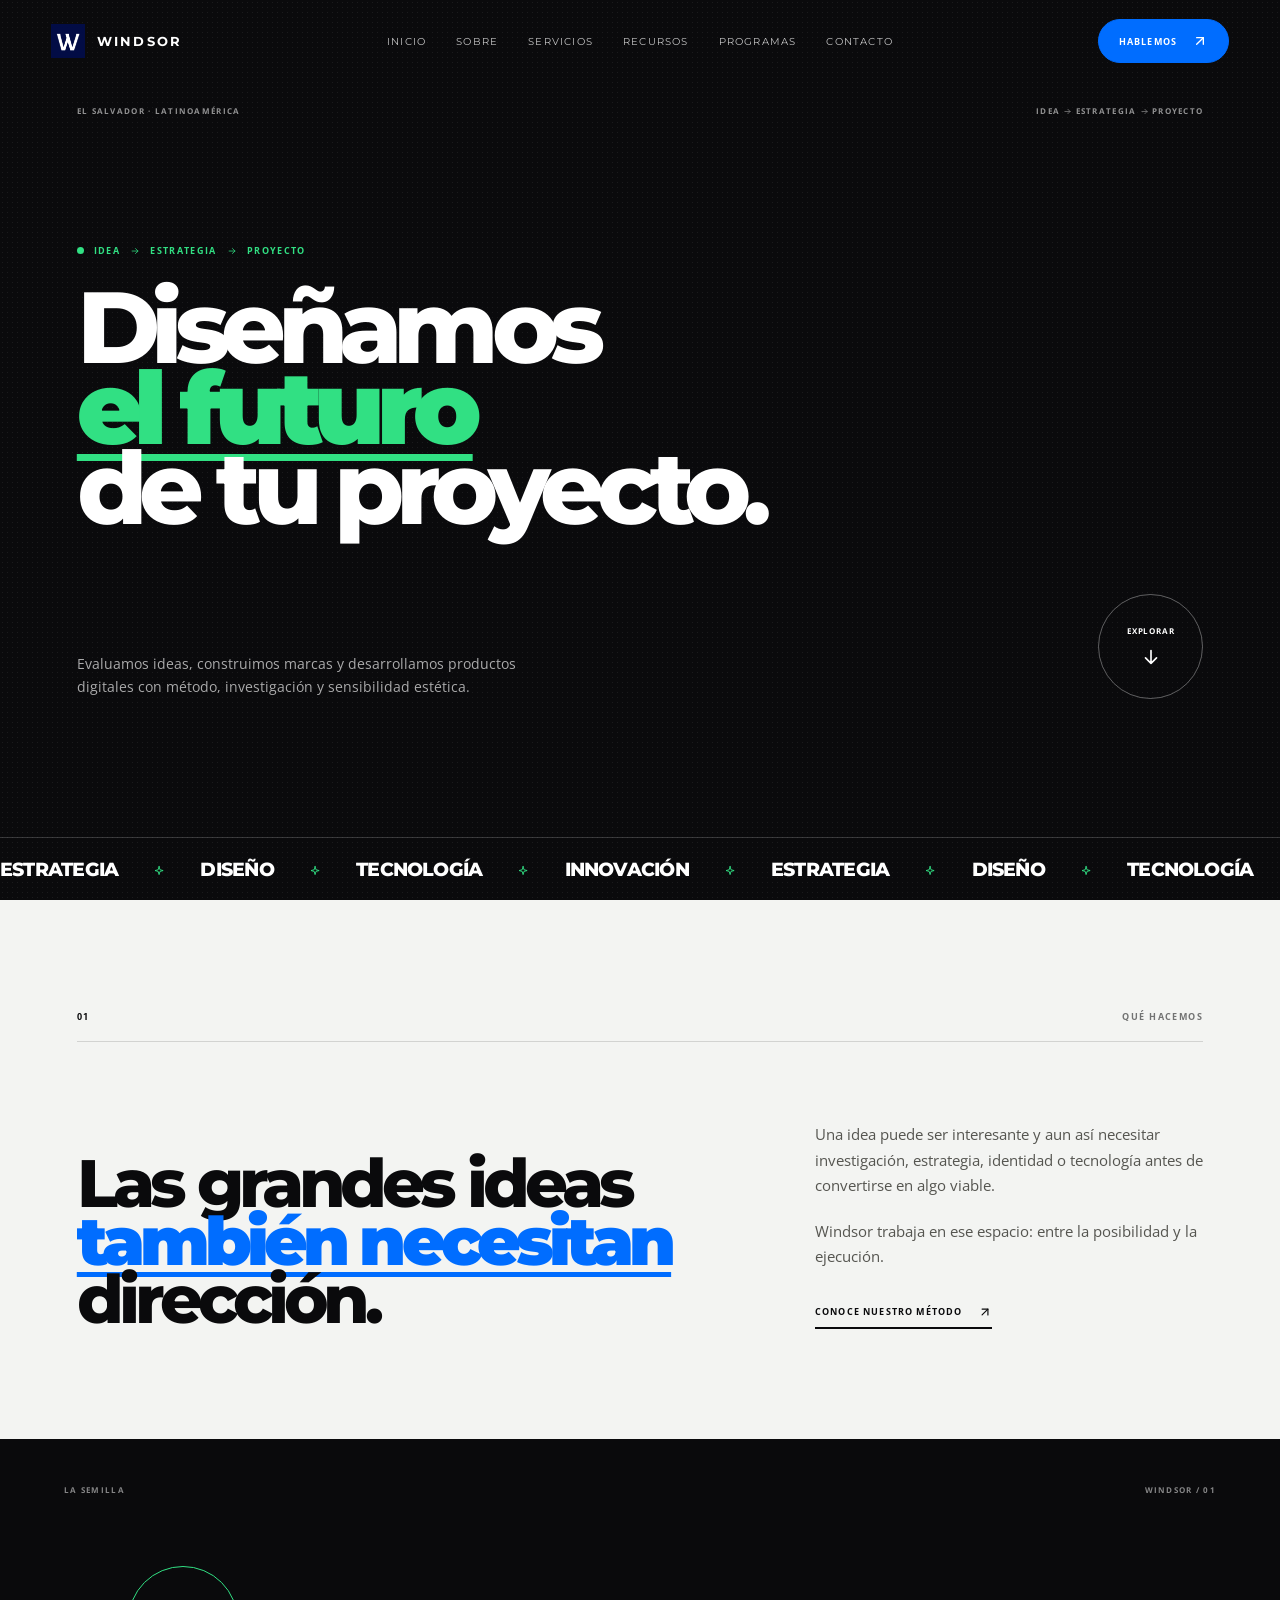
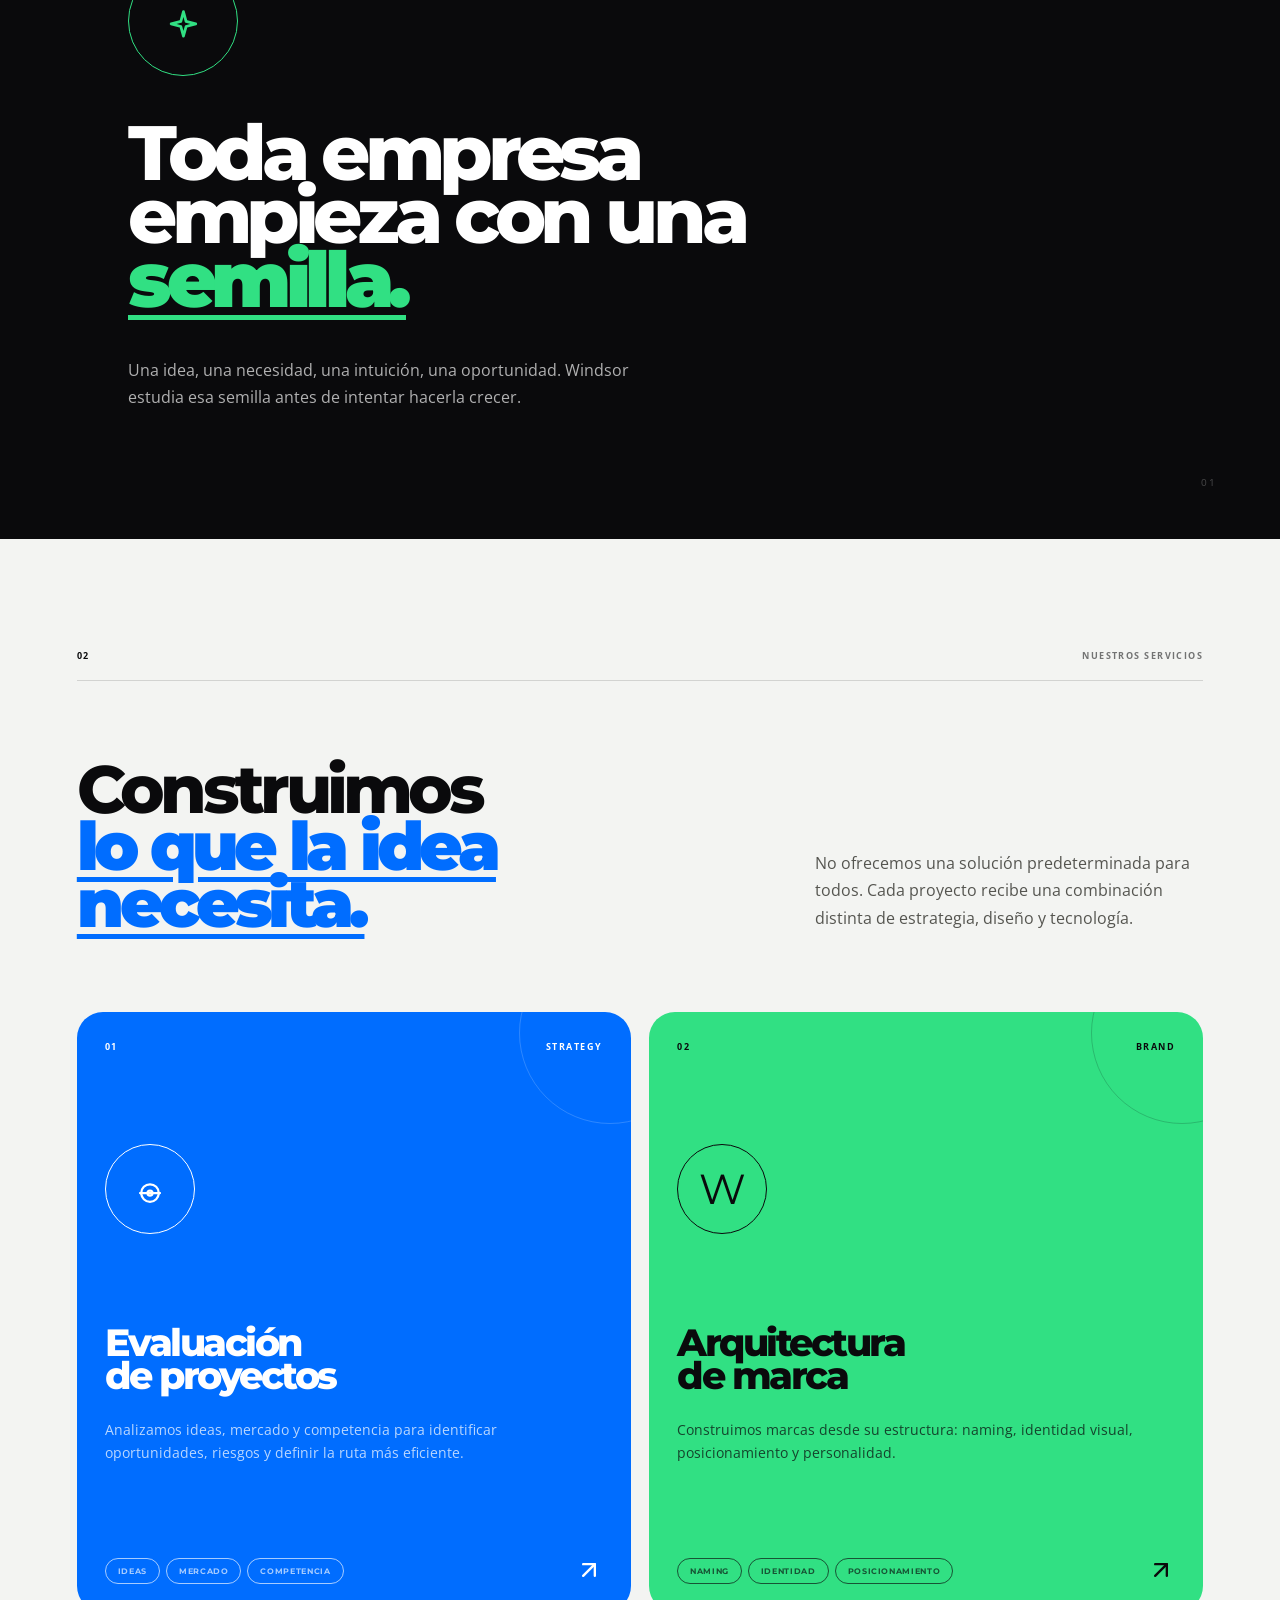
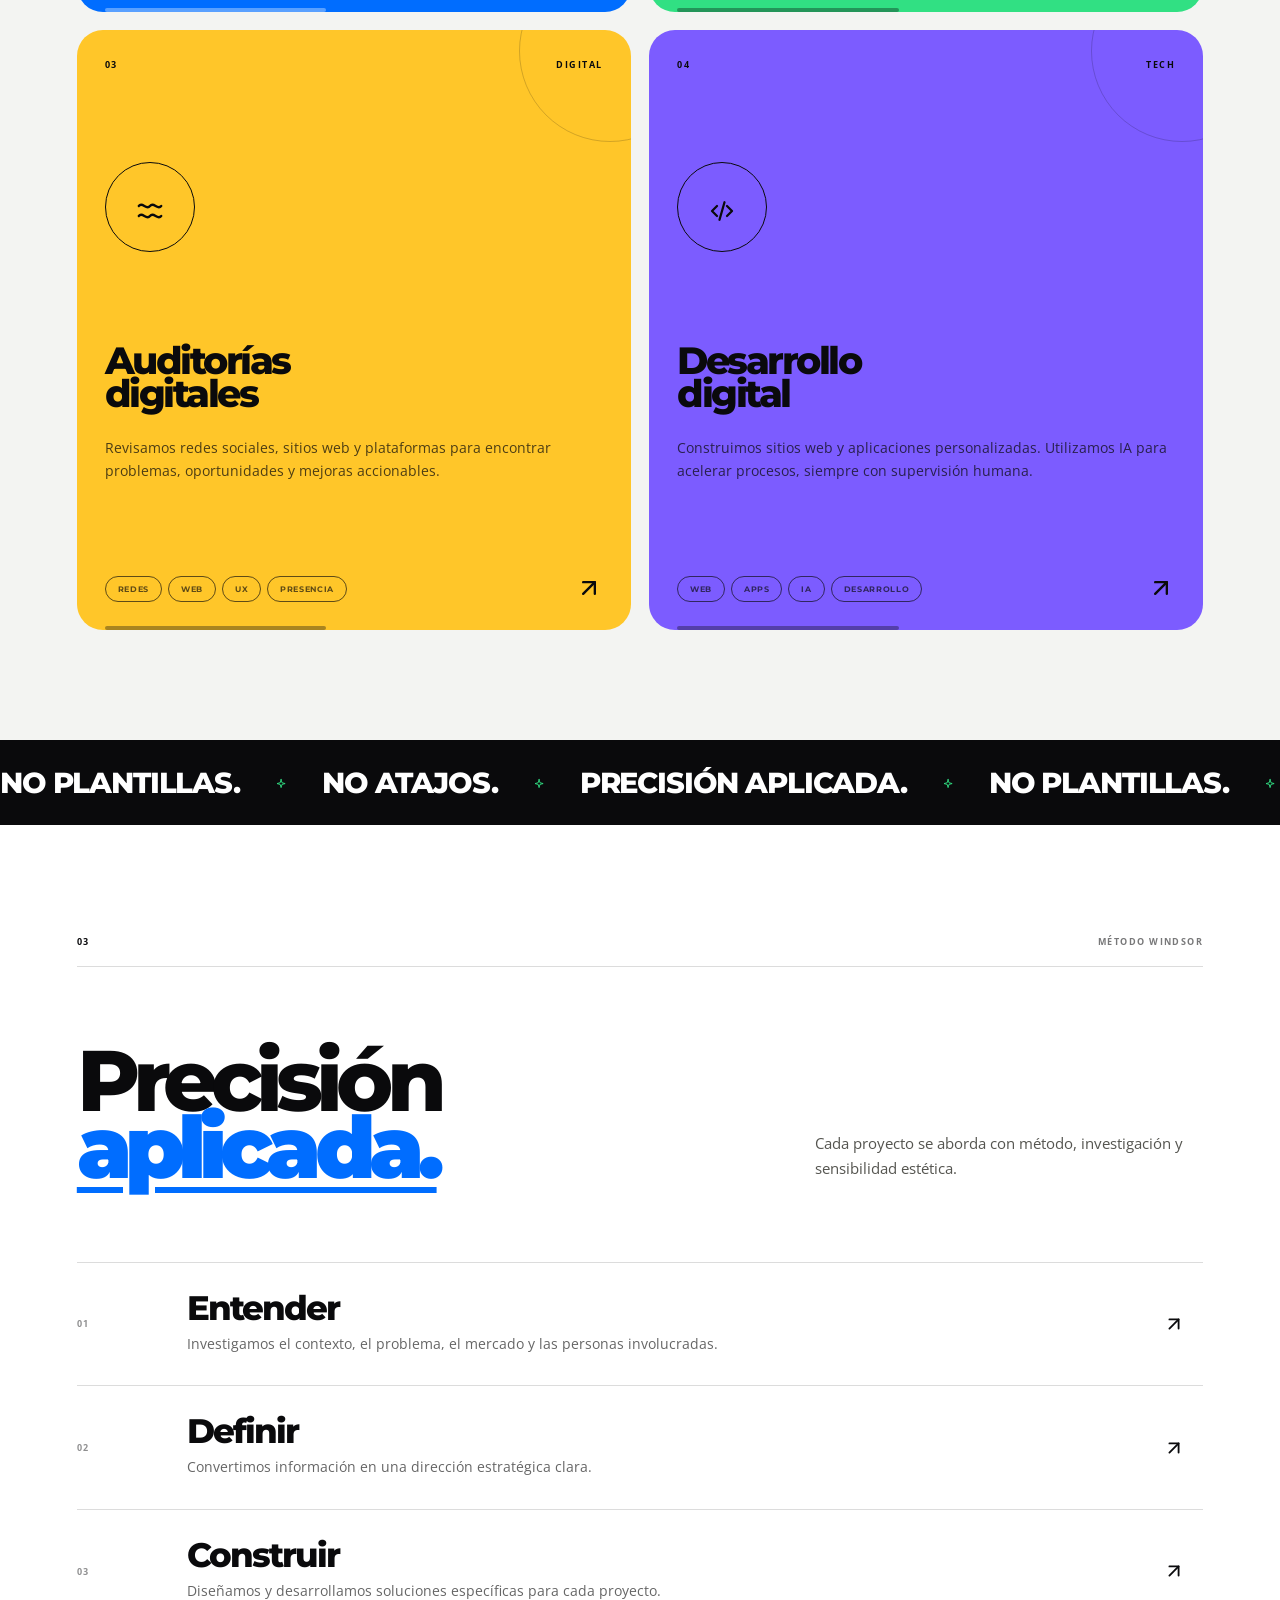
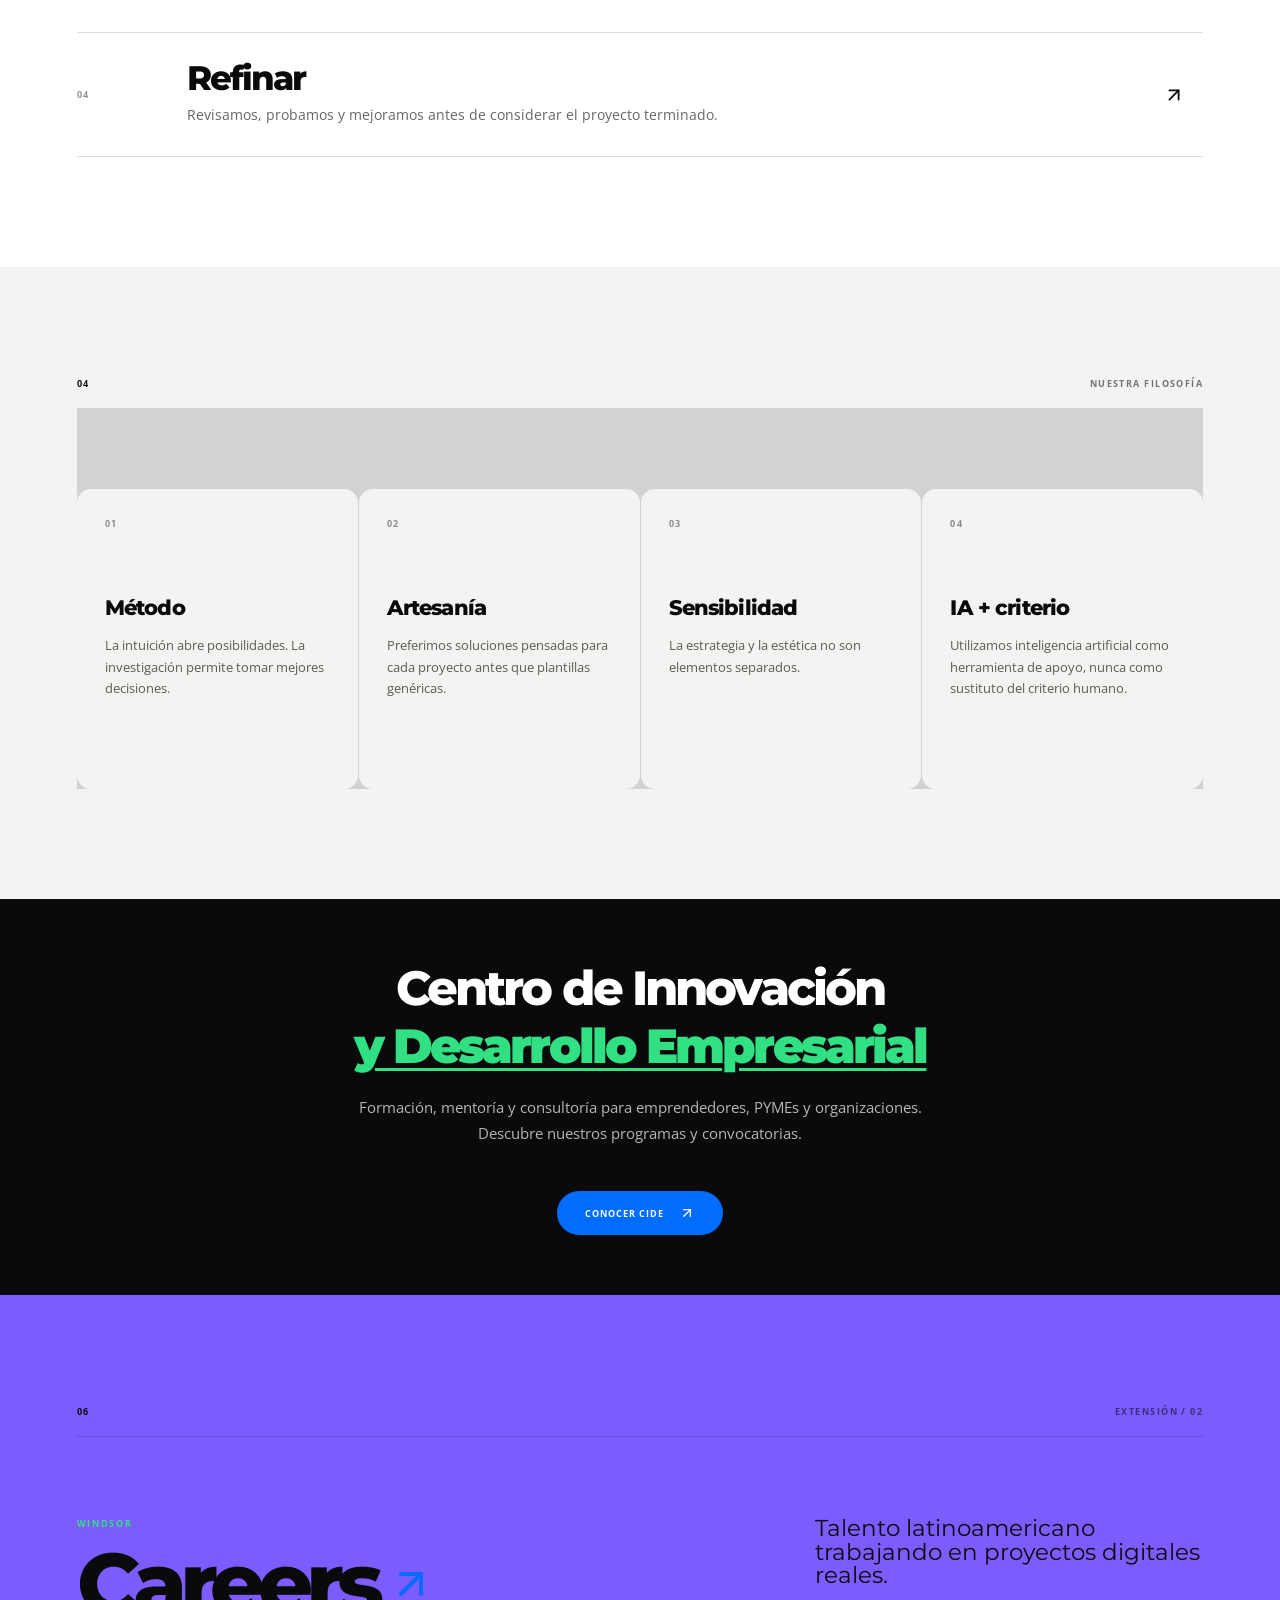
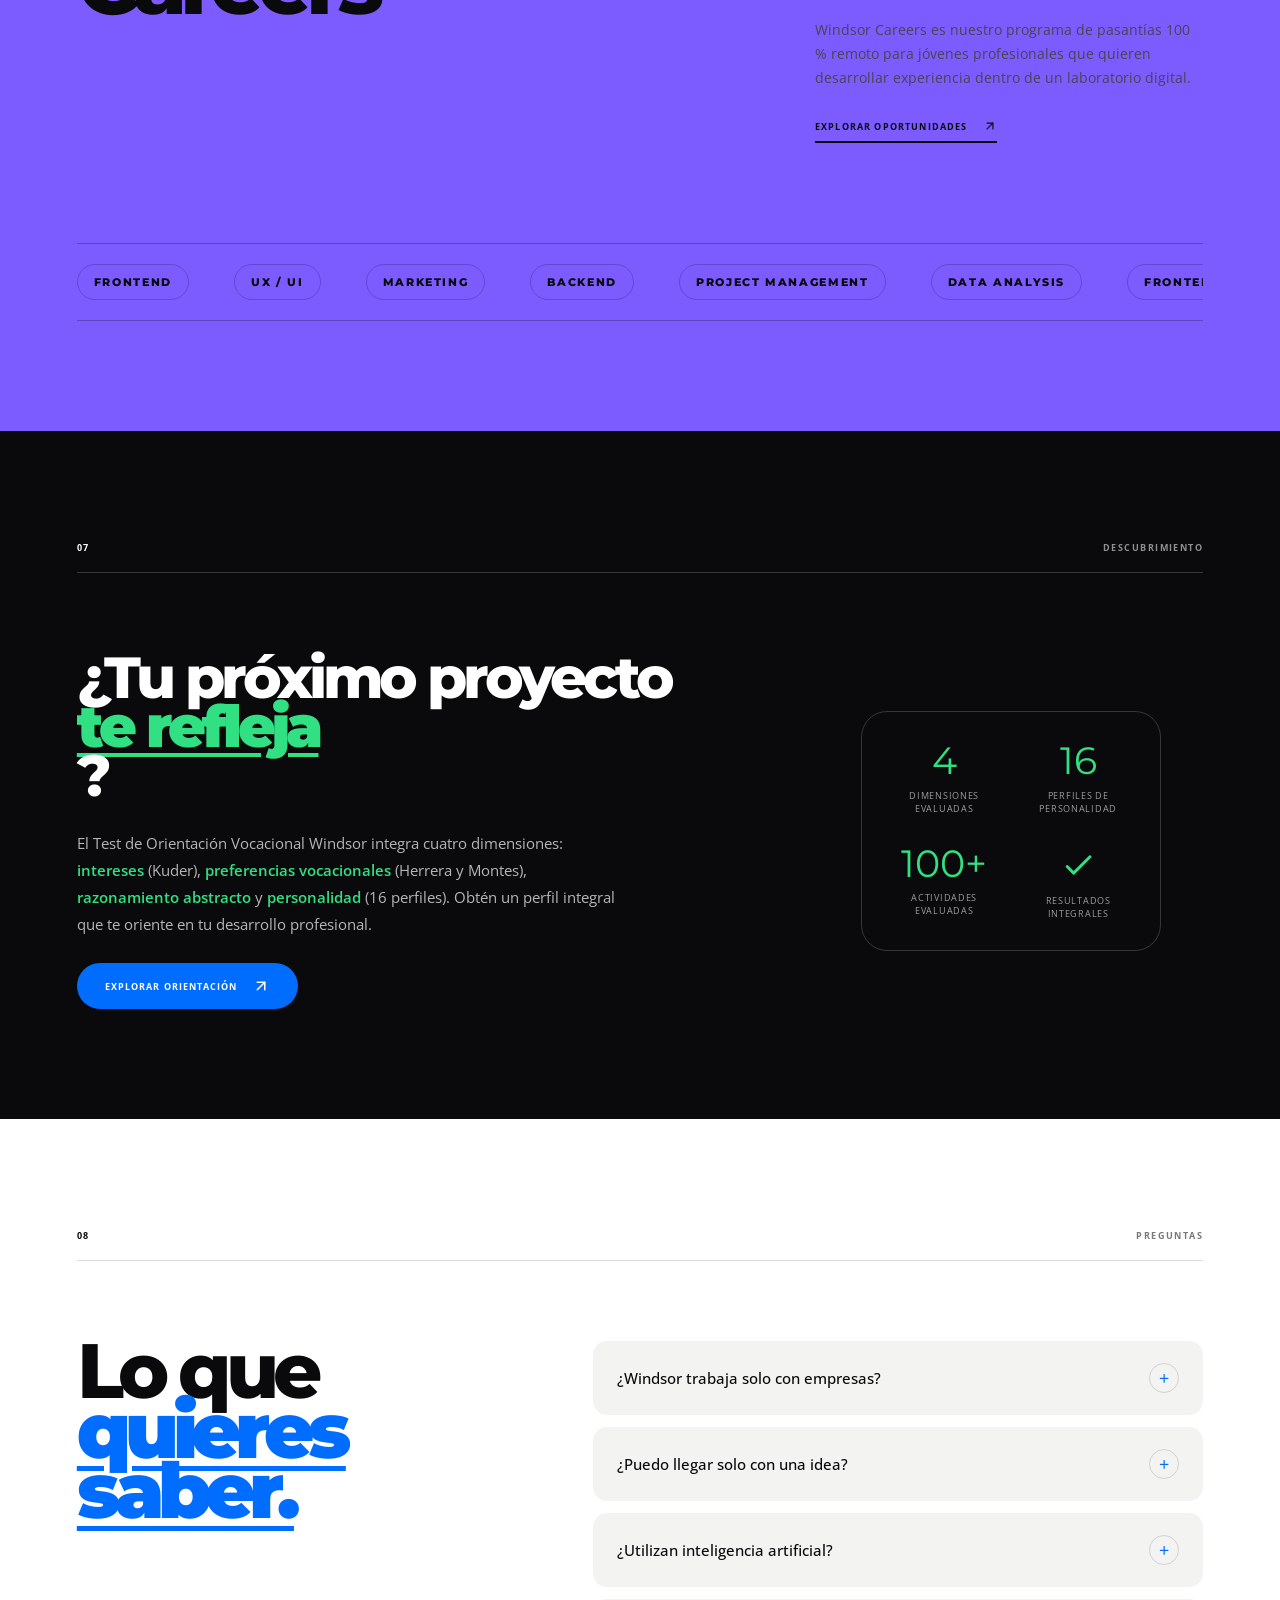
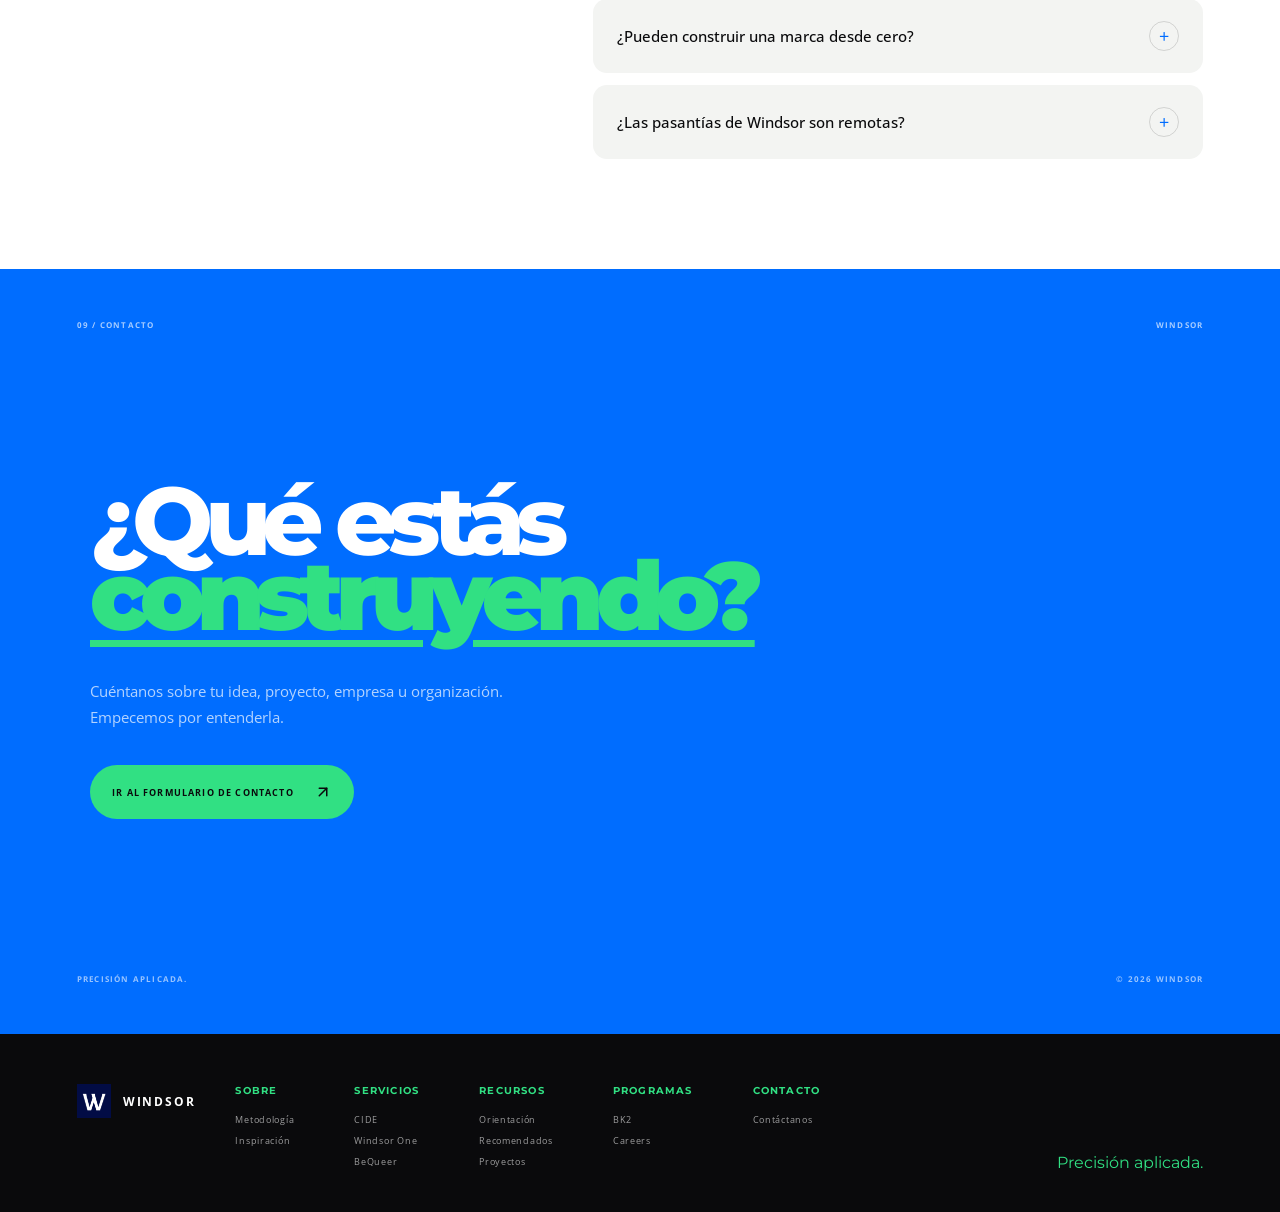
<file: index.html>
<!DOCTYPE html>

<html lang="es">
<head>
<meta charset="utf-8"/>
<meta content="width=device-width, initial-scale=1.0" name="viewport"/>
<title>Windsor — Precisión aplicada</title>
<meta content="Windsor es un laboratorio digital independiente. Evaluamos ideas, construimos marcas y desarrollamos productos digitales." name="description"/>
<link href="assets/favicon.png" rel="icon" type="image/png"/>
<link href="https://fonts.googleapis.com" rel="preconnect"/>
<link crossorigin="" href="https://fonts.gstatic.com" rel="preconnect"/>
<link href="https://fonts.googleapis.com/css2?family=Montserrat:wght@400;500;600;700;800;900&amp;family=Open+Sans:wght@400;500;600;700&amp;display=swap" rel="stylesheet"/>
<link href="styles.css" rel="stylesheet"/>
</head>
<body>
<div class="preloader">
<div class="preloader-logo">W</div>
<div class="preloader-line"><span></span></div>
<div class="preloader-text">WINDSOR</div>
</div><header class="header">
<a class="logo active" href="index.html">
<img alt="Windsor" class="logo-icon" src="assets/favicon.png"/>
<span class="logo-name">WINDSOR</span>
</a>
<nav class="desktop-nav">
<ul class="nav-list">
<li><a class="active" href="index.html">Inicio</a></li>
<li class="dropdown">
<a href="metodologia.html">Sobre</a>
<ul class="submenu">
<li><a href="metodologia.html">Metodología</a></li>
<li><a href="inspiracion.html">Inspiración</a></li>
</ul>
</li>
<li class="dropdown">
<a href="cide.html">Servicios</a>
<ul class="submenu">
<li><a href="cide.html">CIDE</a></li>
<li><a href="windsor-one.html">Windsor One</a></li>
<li><a href="BeQueer.html">BeQueer</a></li>
</ul>
</li>
<li class="dropdown">
<a href="recomendados.html">Recursos</a>
<ul class="submenu">
<li><a href="orientacion-vocacional.html">Orientación</a></li>
<li><a href="recomendados.html">Recomendados</a></li>
<li><a href="proyectos.html">Proyectos</a></li>
</ul>
</li>
<li class="dropdown">
<a href="becas.html">Programas</a>
<ul class="submenu">
<li><a href="becas.html">BK2</a></li>
<li><a href="careers.html">Careers</a></li>
</ul>
</li>
<li><a href="contacto.html">Contacto</a></li>
</ul>
</nav>
<div class="header-actions">
<a class="header-button" href="contacto.html">
                Hablemos
                <span aria-hidden="true" class="arrow-icon">
<svg fill="none" height="16" stroke="currentColor" stroke-linecap="round" stroke-linejoin="round" stroke-width="2" viewbox="0 0 24 24" width="16">
<line x1="7" x2="17" y1="17" y2="7"></line>
<polyline points="7 7 17 7 17 17"></polyline>
</svg>
</span>
</a>
</div>
<button aria-expanded="false" aria-label="Abrir menú" class="menu-button"><span></span><span></span></button>
</header><div class="mobile-menu">
<div class="mobile-menu-inner">
<div class="mobile-menu-label">NAVEGACIÓN</div>
<a class="active" href="index.html">Inicio</a>
<div class="mobile-group-title">Sobre</div>
<a href="metodologia.html">Metodología</a>
<a href="inspiracion.html">Inspiración</a>
<div class="mobile-group-title">Servicios</div>
<a href="cide.html">CIDE</a>
<a href="windsor-one.html">Windsor One</a>
<a href="BeQueer.html">BeQueer</a>
<div class="mobile-group-title">Recursos</div>
<a href="orientacion-vocacional.html">Orientación</a>
<a href="recomendados.html">Recomendados</a>
<a href="proyectos.html">Proyectos</a>
<div class="mobile-group-title">Programas</div>
<a href="becas.html">BK2</a>
<a href="careers.html">Careers</a>
<a href="contacto.html">Contacto</a>
</div>
</div>
<main id="inicio">
<!-- HERO -->
<section class="hero">
<div class="hero-noise"></div>
<div class="hero-topline">
<span>EL SALVADOR · LATINOAMÉRICA</span>
<span>IDEA <svg aria-hidden="true" class="svg-icon svg-arrow" viewbox="0 0 24 24"><path d="M5 12h14M13 6l6 6-6 6"></path></svg> ESTRATEGIA <svg aria-hidden="true" class="svg-icon svg-arrow" viewbox="0 0 24 24"><path d="M5 12h14M13 6l6 6-6 6"></path></svg> PROYECTO</span>
</div>
<div class="hero-content">
<div class="hero-small"><span class="green-dot"></span>IDEA <svg aria-hidden="true" class="svg-icon svg-arrow" viewbox="0 0 24 24"><path d="M5 12h14M13 6l6 6-6 6"></path></svg> ESTRATEGIA <svg aria-hidden="true" class="svg-icon svg-arrow" viewbox="0 0 24 24"><path d="M5 12h14M13 6l6 6-6 6"></path></svg> PROYECTO</div>
<h1>Diseñamos <em>el futuro</em> de tu proyecto.</h1>
<div class="hero-bottom">
<p>Evaluamos ideas, construimos marcas y desarrollamos productos digitales con método, investigación y sensibilidad estética.</p>
<a class="circle-button" href="#servicios"><span>Explorar</span><strong><svg aria-hidden="true" class="svg-icon svg-arrow" viewbox="0 0 24 24"><path d="M12 5v14M6 13l6 6 6-6"></path></svg></strong></a>
</div>
</div>
<div class="hero-marquee">
<div class="marquee-track">
<span>ESTRATEGIA</span> <b><svg aria-hidden="true" class="svg-icon svg-spark" viewbox="0 0 24 24"><path d="m12 3 1.7 6.3L20 11l-6.3 1.7L12 19l-1.7-6.3L4 11l6.3-1.7L12 3Z"></path></svg></b><span>DISEÑO</span> <b><svg aria-hidden="true" class="svg-icon svg-spark" viewbox="0 0 24 24"><path d="m12 3 1.7 6.3L20 11l-6.3 1.7L12 19l-1.7-6.3L4 11l6.3-1.7L12 3Z"></path></svg></b><span>TECNOLOGÍA</span> <b><svg aria-hidden="true" class="svg-icon svg-spark" viewbox="0 0 24 24"><path d="m12 3 1.7 6.3L20 11l-6.3 1.7L12 19l-1.7-6.3L4 11l6.3-1.7L12 3Z"></path></svg></b><span>INNOVACIÓN</span> <b><svg aria-hidden="true" class="svg-icon svg-spark" viewbox="0 0 24 24"><path d="m12 3 1.7 6.3L20 11l-6.3 1.7L12 19l-1.7-6.3L4 11l6.3-1.7L12 3Z"></path></svg></b>
<span>ESTRATEGIA</span> <b><svg aria-hidden="true" class="svg-icon svg-spark" viewbox="0 0 24 24"><path d="m12 3 1.7 6.3L20 11l-6.3 1.7L12 19l-1.7-6.3L4 11l6.3-1.7L12 3Z"></path></svg></b><span>DISEÑO</span> <b><svg aria-hidden="true" class="svg-icon svg-spark" viewbox="0 0 24 24"><path d="m12 3 1.7 6.3L20 11l-6.3 1.7L12 19l-1.7-6.3L4 11l6.3-1.7L12 3Z"></path></svg></b><span>TECNOLOGÍA</span> <b><svg aria-hidden="true" class="svg-icon svg-spark" viewbox="0 0 24 24"><path d="m12 3 1.7 6.3L20 11l-6.3 1.7L12 19l-1.7-6.3L4 11l6.3-1.7L12 3Z"></path></svg></b><span>INNOVACIÓN</span> <b><svg aria-hidden="true" class="svg-icon svg-spark" viewbox="0 0 24 24"><path d="m12 3 1.7 6.3L20 11l-6.3 1.7L12 19l-1.7-6.3L4 11l6.3-1.7L12 3Z"></path></svg></b>
</div>
</div>
</section>
<!-- INTRO -->
<section class="intro section">
<div class="section-meta"><span>01</span><span>QUÉ HACEMOS</span></div>
<div class="intro-layout">
<h2>Las grandes ideas <span>también necesitan</span> dirección.</h2>
<div class="intro-copy">
<p>Una idea puede ser interesante y aun así necesitar investigación, estrategia, identidad o tecnología antes de convertirse en algo viable.</p>
<p>Windsor trabaja en ese espacio: entre la posibilidad y la ejecución.</p>
<a class="underlined-link" href="#metodo">Conoce nuestro método <span aria-hidden="true" class="arrow-icon"><svg fill="none" height="14" stroke="currentColor" stroke-linecap="round" stroke-linejoin="round" stroke-width="2" viewbox="0 0 24 24" width="14"><line x1="7" x2="17" y1="17" y2="7"></line><polyline points="7 7 17 7 17 17"></polyline></svg></span></a>
</div>
</div>
</section>
<!-- SEMILLA -->
<section class="seed-section">
<div class="seed-side"><span>LA SEMILLA</span><span>WINDSOR / 01</span></div>
<div class="seed-main">
<div class="seed-circle"><span><svg aria-hidden="true" class="svg-icon svg-spark" viewbox="0 0 24 24"><path d="m12 3 1.7 6.3L20 11l-6.3 1.7L12 19l-1.7-6.3L4 11l6.3-1.7L12 3Z"></path></svg></span></div>
<h2>Toda empresa <br/> empieza con una <em>semilla.</em></h2>
<p>Una idea, una necesidad, una intuición, una oportunidad. Windsor estudia esa semilla antes de intentar hacerla crecer.</p>
</div>
<div class="seed-number">01</div>
</section>
<!-- SERVICIOS -->
<section class="services section" id="servicios">
<div class="section-meta"><span>02</span><span>NUESTROS SERVICIOS</span></div>
<div class="services-heading">
<h2>Construimos <span>lo que la idea necesita.</span></h2>
<p>No ofrecemos una solución predeterminada para todos. Cada proyecto recibe una combinación distinta de estrategia, diseño y tecnología.</p>
</div>
<div class="service-cards">
<article class="service-card service-blue">
<div class="card-top"><span>01</span><span>STRATEGY</span></div>
<div class="card-icon"><span><svg aria-hidden="true" class="svg-icon svg-orbit" viewbox="0 0 24 24"><circle cx="12" cy="12" r="7"></circle><circle cx="12" cy="12" r="2"></circle><path d="M4 12h16"></path></svg></span></div>
<div class="card-content"><h3>Evaluación <br/> de proyectos</h3><p>Analizamos ideas, mercado y competencia para identificar oportunidades, riesgos y definir la ruta más eficiente.</p></div>
<div class="card-bottom"><div class="card-tags"><span>Ideas</span><span>Mercado</span><span>Competencia</span></div><span aria-hidden="true" class="card-arrow"><svg fill="none" height="28" stroke="currentColor" stroke-linecap="round" stroke-linejoin="round" stroke-width="2" viewbox="0 0 24 24" width="28"><line x1="7" x2="17" y1="17" y2="7"></line><polyline points="7 7 17 7 17 17"></polyline></svg></span></div>
</article>
<article class="service-card service-green">
<div class="card-top"><span>02</span><span>BRAND</span></div>
<div class="card-icon"><span>W</span></div>
<div class="card-content"><h3>Arquitectura <br/> de marca</h3><p>Construimos marcas desde su estructura: naming, identidad visual, posicionamiento y personalidad.</p></div>
<div class="card-bottom"><div class="card-tags"><span>Naming</span><span>Identidad</span><span>Posicionamiento</span></div><span aria-hidden="true" class="card-arrow"><svg fill="none" height="28" stroke="currentColor" stroke-linecap="round" stroke-linejoin="round" stroke-width="2" viewbox="0 0 24 24" width="28"><line x1="7" x2="17" y1="17" y2="7"></line><polyline points="7 7 17 7 17 17"></polyline></svg></span></div>
</article>
<article class="service-card service-yellow">
<div class="card-top"><span>03</span><span>DIGITAL</span></div>
<div class="card-icon"><span><svg aria-hidden="true" class="svg-icon svg-wave" viewbox="0 0 24 24"><path d="M3 8c3-4 6 4 9 0s6 4 9 0M3 16c3-4 6 4 9 0s6 4 9 0"></path></svg></span></div>
<div class="card-content"><h3>Auditorías <br/> digitales</h3><p>Revisamos redes sociales, sitios web y plataformas para encontrar problemas, oportunidades y mejoras accionables.</p></div>
<div class="card-bottom"><div class="card-tags"><span>Redes</span><span>Web</span><span>UX</span><span>Presencia</span></div><span aria-hidden="true" class="card-arrow"><svg fill="none" height="28" stroke="currentColor" stroke-linecap="round" stroke-linejoin="round" stroke-width="2" viewbox="0 0 24 24" width="28"><line x1="7" x2="17" y1="17" y2="7"></line><polyline points="7 7 17 7 17 17"></polyline></svg></span></div>
</article>
<article class="service-card service-purple">
<div class="card-top"><span>04</span><span>TECH</span></div>
<div class="card-icon"><span><svg aria-hidden="true" class="svg-icon svg-code" viewbox="0 0 24 24"><path d="m8 8-4 4 4 4M16 8l4 4-4 4M14 5l-4 14"></path></svg></span></div>
<div class="card-content"><h3>Desarrollo <br/> digital</h3><p>Construimos sitios web y aplicaciones personalizadas. Utilizamos IA para acelerar procesos, siempre con supervisión humana.</p></div>
<div class="card-bottom"><div class="card-tags"><span>Web</span><span>Apps</span><span>IA</span><span>Desarrollo</span></div><span aria-hidden="true" class="card-arrow"><svg fill="none" height="28" stroke="currentColor" stroke-linecap="round" stroke-linejoin="round" stroke-width="2" viewbox="0 0 24 24" width="28"><line x1="7" x2="17" y1="17" y2="7"></line><polyline points="7 7 17 7 17 17"></polyline></svg></span></div>
</article>
</div>
</section>
<!-- STATEMENT -->
<div class="statement-marquee">
<div class="statement-track">
<span>NO PLANTILLAS.</span> <b><svg aria-hidden="true" class="svg-icon svg-spark" viewbox="0 0 24 24"><path d="m12 3 1.7 6.3L20 11l-6.3 1.7L12 19l-1.7-6.3L4 11l6.3-1.7L12 3Z"></path></svg></b><span>NO ATAJOS.</span> <b><svg aria-hidden="true" class="svg-icon svg-spark" viewbox="0 0 24 24"><path d="m12 3 1.7 6.3L20 11l-6.3 1.7L12 19l-1.7-6.3L4 11l6.3-1.7L12 3Z"></path></svg></b><span>PRECISIÓN APLICADA.</span> <b><svg aria-hidden="true" class="svg-icon svg-spark" viewbox="0 0 24 24"><path d="m12 3 1.7 6.3L20 11l-6.3 1.7L12 19l-1.7-6.3L4 11l6.3-1.7L12 3Z"></path></svg></b>
<span>NO PLANTILLAS.</span> <b><svg aria-hidden="true" class="svg-icon svg-spark" viewbox="0 0 24 24"><path d="m12 3 1.7 6.3L20 11l-6.3 1.7L12 19l-1.7-6.3L4 11l6.3-1.7L12 3Z"></path></svg></b><span>NO ATAJOS.</span> <b><svg aria-hidden="true" class="svg-icon svg-spark" viewbox="0 0 24 24"><path d="m12 3 1.7 6.3L20 11l-6.3 1.7L12 19l-1.7-6.3L4 11l6.3-1.7L12 3Z"></path></svg></b><span>PRECISIÓN APLICADA.</span> <b><svg aria-hidden="true" class="svg-icon svg-spark" viewbox="0 0 24 24"><path d="m12 3 1.7 6.3L20 11l-6.3 1.7L12 19l-1.7-6.3L4 11l6.3-1.7L12 3Z"></path></svg></b>
</div>
</div>
<!-- MÉTODO -->
<section class="method section" id="metodo">
<div class="section-meta"><span>03</span><span>MÉTODO WINDSOR</span></div>
<div class="method-heading">
<h2>Precisión <em>aplicada.</em></h2>
<p>Cada proyecto se aborda con método, investigación y sensibilidad estética.</p>
</div>
<div class="method-list">
<div class="method-row"><span>01</span><div><h3>Entender</h3><p>Investigamos el contexto, el problema, el mercado y las personas involucradas.</p></div><b aria-hidden="true" class="arrow-icon"><svg fill="none" height="22" stroke="currentColor" stroke-linecap="round" stroke-linejoin="round" stroke-width="2" viewbox="0 0 24 24" width="22"><line x1="7" x2="17" y1="17" y2="7"></line><polyline points="7 7 17 7 17 17"></polyline></svg></b></div>
<div class="method-row"><span>02</span><div><h3>Definir</h3><p>Convertimos información en una dirección estratégica clara.</p></div><b aria-hidden="true" class="arrow-icon"><svg fill="none" height="22" stroke="currentColor" stroke-linecap="round" stroke-linejoin="round" stroke-width="2" viewbox="0 0 24 24" width="22"><line x1="7" x2="17" y1="17" y2="7"></line><polyline points="7 7 17 7 17 17"></polyline></svg></b></div>
<div class="method-row"><span>03</span><div><h3>Construir</h3><p>Diseñamos y desarrollamos soluciones específicas para cada proyecto.</p></div><b aria-hidden="true" class="arrow-icon"><svg fill="none" height="22" stroke="currentColor" stroke-linecap="round" stroke-linejoin="round" stroke-width="2" viewbox="0 0 24 24" width="22"><line x1="7" x2="17" y1="17" y2="7"></line><polyline points="7 7 17 7 17 17"></polyline></svg></b></div>
<div class="method-row"><span>04</span><div><h3>Refinar</h3><p>Revisamos, probamos y mejoramos antes de considerar el proyecto terminado.</p></div><b aria-hidden="true" class="arrow-icon"><svg fill="none" height="22" stroke="currentColor" stroke-linecap="round" stroke-linejoin="round" stroke-width="2" viewbox="0 0 24 24" width="22"><line x1="7" x2="17" y1="17" y2="7"></line><polyline points="7 7 17 7 17 17"></polyline></svg></b></div>
</div>
</section>
<!-- PRINCIPIOS -->
<section class="principles section">
<div class="section-meta"><span>04</span><span>NUESTRA FILOSOFÍA</span></div>
<div class="principles-grid">
<div><span>01</span><h3>Método</h3><p>La intuición abre posibilidades. La investigación permite tomar mejores decisiones.</p></div>
<div><span>02</span><h3>Artesanía</h3><p>Preferimos soluciones pensadas para cada proyecto antes que plantillas genéricas.</p></div>
<div><span>03</span><h3>Sensibilidad</h3><p>La estrategia y la estética no son elementos separados.</p></div>
<div><span>04</span><h3>IA + criterio</h3><p>Utilizamos inteligencia artificial como herramienta de apoyo, nunca como sustituto del criterio humano.</p></div>
</div>
</section>
<!-- CIDE LINK -->
<section class="cide-link section">
<div class="container">
<h2>Centro de Innovación <span>y Desarrollo Empresarial</span></h2>
<p>Formación, mentoría y consultoría para emprendedores, PYMEs y organizaciones. Descubre nuestros programas y convocatorias.</p>
<a class="hook-button" href="cide.html">Conocer CIDE <span aria-hidden="true" class="arrow-icon"><svg fill="none" height="16" stroke="currentColor" stroke-linecap="round" stroke-linejoin="round" stroke-width="2" viewbox="0 0 24 24" width="16"><line x1="7" x2="17" y1="17" y2="7"></line><polyline points="7 7 17 7 17 17"></polyline></svg></span></a>
</div>
</section>
<!-- CAREERS -->
<section class="careers section" id="careers">
<div class="section-meta"><span>06</span><span>EXTENSIÓN / 02</span></div>
<div class="careers-layout">
<div>
<span class="extension-label">WINDSOR</span>
<h2>Careers <em aria-hidden="true" class="arrow-icon"><svg fill="none" height="48" stroke="currentColor" stroke-linecap="round" stroke-linejoin="round" stroke-width="2" viewbox="0 0 24 24" width="48"><line x1="7" x2="17" y1="17" y2="7"></line><polyline points="7 7 17 7 17 17"></polyline></svg></em></h2>
</div>
<div class="careers-copy">
<p class="large-copy">Talento latinoamericano trabajando en proyectos digitales reales.</p>
<p>Windsor Careers es nuestro programa de pasantías 100 % remoto para jóvenes profesionales que quieren desarrollar experiencia dentro de un laboratorio digital.</p>
<a class="dark-link" href="careers.html">Explorar oportunidades <span aria-hidden="true" class="arrow-icon"><svg fill="none" height="14" stroke="currentColor" stroke-linecap="round" stroke-linejoin="round" stroke-width="2" viewbox="0 0 24 24" width="14"><line x1="7" x2="17" y1="17" y2="7"></line><polyline points="7 7 17 7 17 17"></polyline></svg></span></a>
</div>
</div>
<div class="career-marquee">
<div class="career-track">
<span>FRONTEND</span> <span>UX / UI</span> <span>MARKETING</span> <span>BACKEND</span> <span>PROJECT MANAGEMENT</span> <span>DATA ANALYSIS</span>
<span>FRONTEND</span> <span>UX / UI</span> <span>MARKETING</span> <span>BACKEND</span> <span>PROJECT MANAGEMENT</span> <span>DATA ANALYSIS</span>
</div>
</div>
</section>
<!-- ORIENTACIÓN VOCACIONAL -->
<section class="orientation-hook section" id="orientacion">
<div class="section-meta"><span>07</span><span>DESCUBRIMIENTO</span></div>
<div class="hook-grid">
<div class="hook-content" data-reveal="">
<h2>¿Tu próximo proyecto <em>te refleja</em>?</h2>
<p>El Test de Orientación Vocacional Windsor integra cuatro dimensiones: <strong>intereses</strong> (Kuder), <strong>preferencias vocacionales</strong> (Herrera y Montes), <strong>razonamiento abstracto</strong> y <strong>personalidad</strong> (16 perfiles). Obtén un perfil integral que te oriente en tu desarrollo profesional.</p>
<a class="hook-button" href="orientacion-vocacional.html">Explorar orientación <span aria-hidden="true" class="arrow-icon"><svg fill="none" height="18" stroke="currentColor" stroke-linecap="round" stroke-linejoin="round" stroke-width="2" viewbox="0 0 24 24" width="18"><line x1="7" x2="17" y1="17" y2="7"></line><polyline points="7 7 17 7 17 17"></polyline></svg></span></a>
</div>
<div class="hook-visual" data-reveal="">
<div class="hook-stats">
<div><span class="stat-number">4</span><span class="stat-label">dimensiones evaluadas</span></div>
<div><span class="stat-number">16</span><span class="stat-label">perfiles de personalidad</span></div>
<div><span class="stat-number">100+</span><span class="stat-label">actividades evaluadas</span></div>
<div><span class="stat-number"><svg aria-hidden="true" class="svg-icon svg-check" viewbox="0 0 24 24"><path d="m5 12 4 4L19 6"></path></svg></span><span class="stat-label">resultados integrales</span></div>
</div>
</div>
</div>
</section>
<!-- FAQ -->
<section class="faq section">
<div class="section-meta"><span>08</span><span>PREGUNTAS</span></div>
<div class="faq-layout">
<h2>Lo que <em>quieres saber.</em></h2>
<div class="faq-list">
<article class="faq-item"><button class="faq-question"><span>¿Windsor trabaja solo con empresas?</span><b>+</b></button><div class="faq-answer"><p>No. Trabajamos con emprendedores, proyectos en etapa temprana, PYMEs y organizaciones que necesitan desarrollar o replantear una idea, marca o producto digital.</p></div></article>
<article class="faq-item"><button class="faq-question"><span>¿Puedo llegar solo con una idea?</span><b>+</b></button><div class="faq-answer"><p>Sí. La evaluación de proyectos existe precisamente para estudiar una idea antes de invertir recursos importantes en su construcción.</p></div></article>
<article class="faq-item"><button class="faq-question"><span>¿Utilizan inteligencia artificial?</span><b>+</b></button><div class="faq-answer"><p>Sí. La utilizamos como herramienta de apoyo para acelerar procesos, explorar alternativas y aumentar nuestra capacidad. Las decisiones estratégicas y creativas permanecen bajo supervisión humana.</p></div></article>
<article class="faq-item"><button class="faq-question"><span>¿Pueden construir una marca desde cero?</span><b>+</b></button><div class="faq-answer"><p>Sí. Podemos trabajar desde el naming y la arquitectura de marca hasta la identidad, posicionamiento y desarrollo de sus activos digitales.</p></div></article>
<article class="faq-item"><button class="faq-question"><span>¿Las pasantías de Windsor son remotas?</span><b>+</b></button><div class="faq-answer"><p>Windsor Careers es un programa de pasantías 100 % remoto dirigido a talento de Latinoamérica.</p></div></article>
</div>
</div>
</section>
<!-- CONTACTO -->
<section class="contact" id="contacto">
<div class="contact-top"><span>09 / CONTACTO</span><span>WINDSOR</span></div>
<div class="contact-main">
<h2>¿Qué estás <em>construyendo?</em></h2>
<p>Cuéntanos sobre tu idea, proyecto, empresa u organización. Empecemos por entenderla.</p>
<a class="contact-button" href="contacto.html">Ir al formulario de contacto <span aria-hidden="true" class="arrow-icon"><svg fill="none" height="18" stroke="currentColor" stroke-linecap="round" stroke-linejoin="round" stroke-width="2" viewbox="0 0 24 24" width="18"><line x1="7" x2="17" y1="17" y2="7"></line><polyline points="7 7 17 7 17 17"></polyline></svg></span></a>
</div>
<div class="contact-bottom"><span>PRECISIÓN APLICADA.</span><span>© 2026 WINDSOR</span></div>
</section>
</main><footer class="footer">
<div class="footer-logo">
<img alt="Windsor" src="assets/favicon.png" style="width:34px; height:34px; display:block;"/>
<span>WINDSOR</span>
</div>
<div class="footer-groups">
<div class="footer-group">
<h4>Sobre</h4>
<a href="metodologia.html">Metodología</a>
<a href="inspiracion.html">Inspiración</a>
</div>
<div class="footer-group">
<h4>Servicios</h4>
<a href="cide.html">CIDE</a>
<a href="windsor-one.html">Windsor One</a>
<a href="BeQueer.html">BeQueer</a>
</div>
<div class="footer-group">
<h4>Recursos</h4>
<a href="orientacion-vocacional.html">Orientación</a>
<a href="recomendados.html">Recomendados</a>
<a href="proyectos.html">Proyectos</a>
</div>
<div class="footer-group">
<h4>Programas</h4>
<a href="becas.html">BK2</a>
<a href="careers.html">Careers</a>
</div>
<div class="footer-group">
<h4>Contacto</h4>
<a href="contacto.html">Contáctanos</a>
</div>
</div>
<div class="footer-tagline">Precisión aplicada.</div>
</footer>
<script src="script.js"></script>
</body>
</html>
</file>
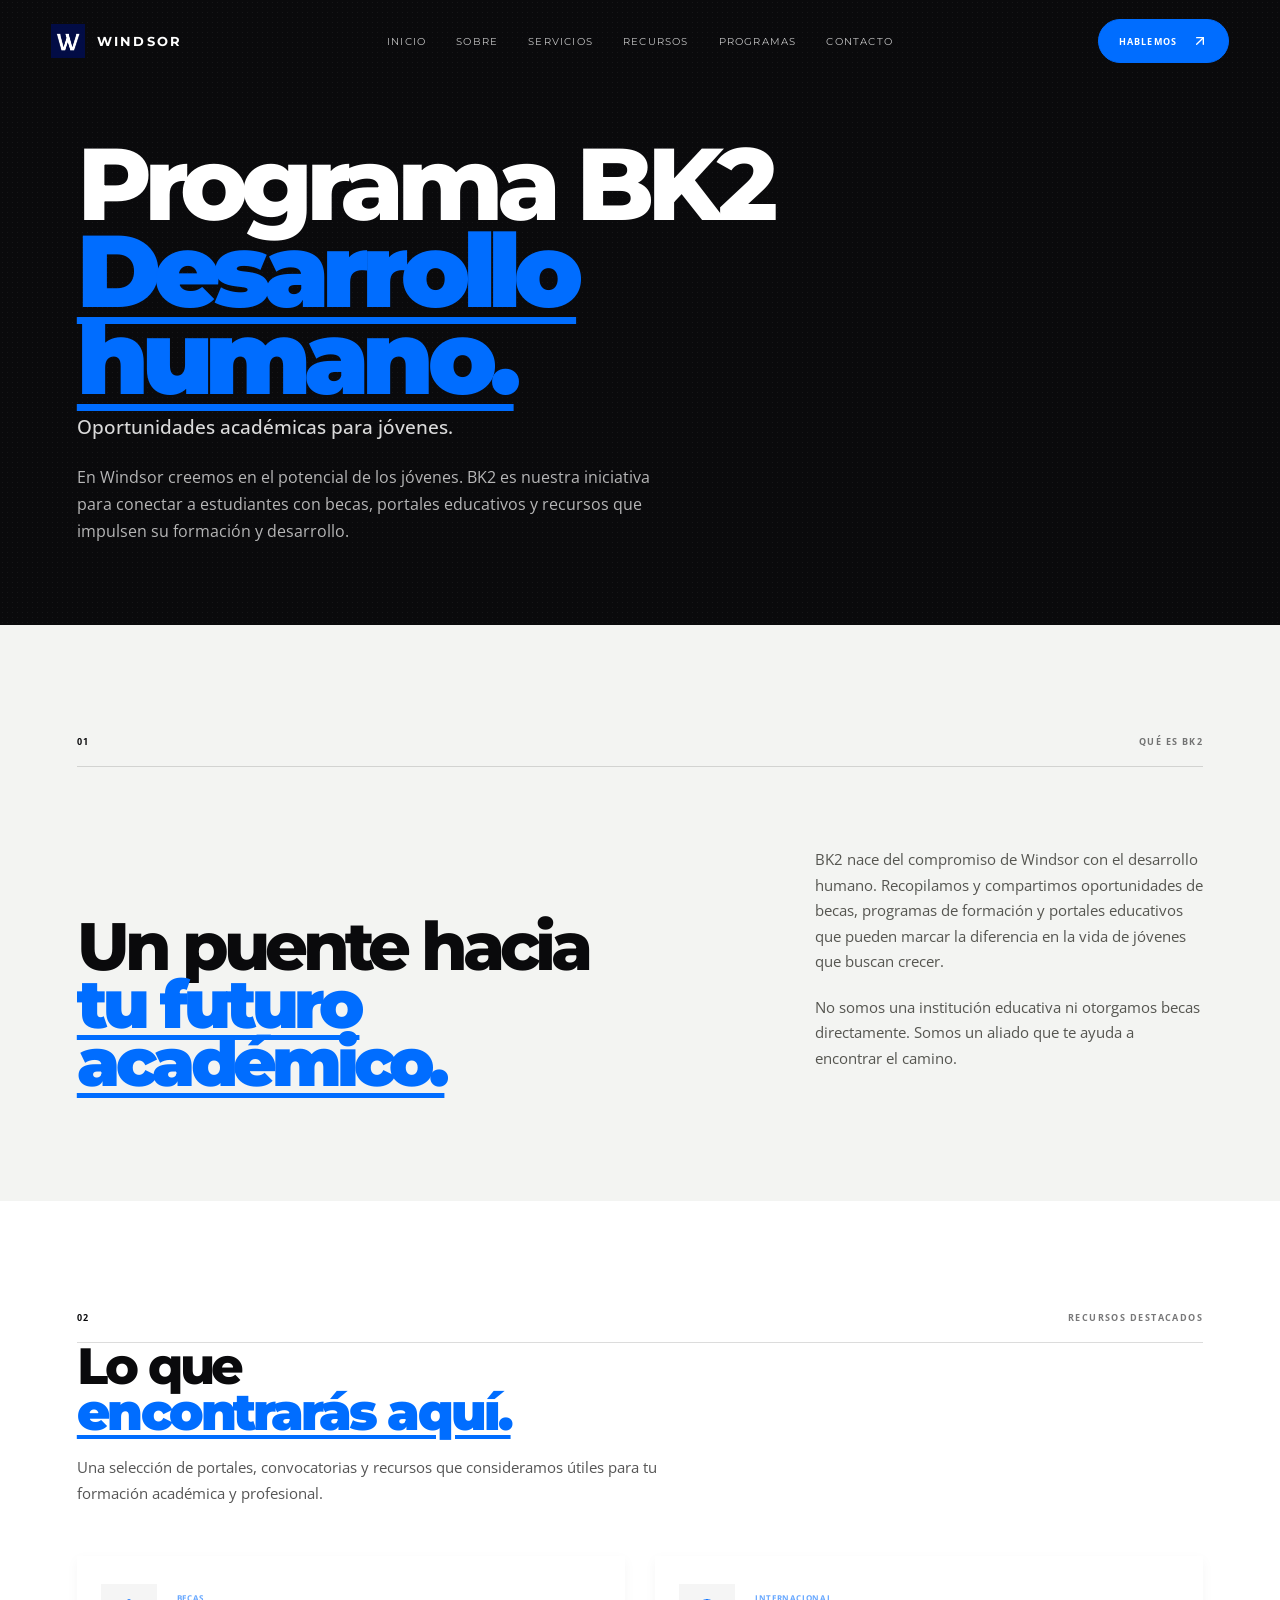
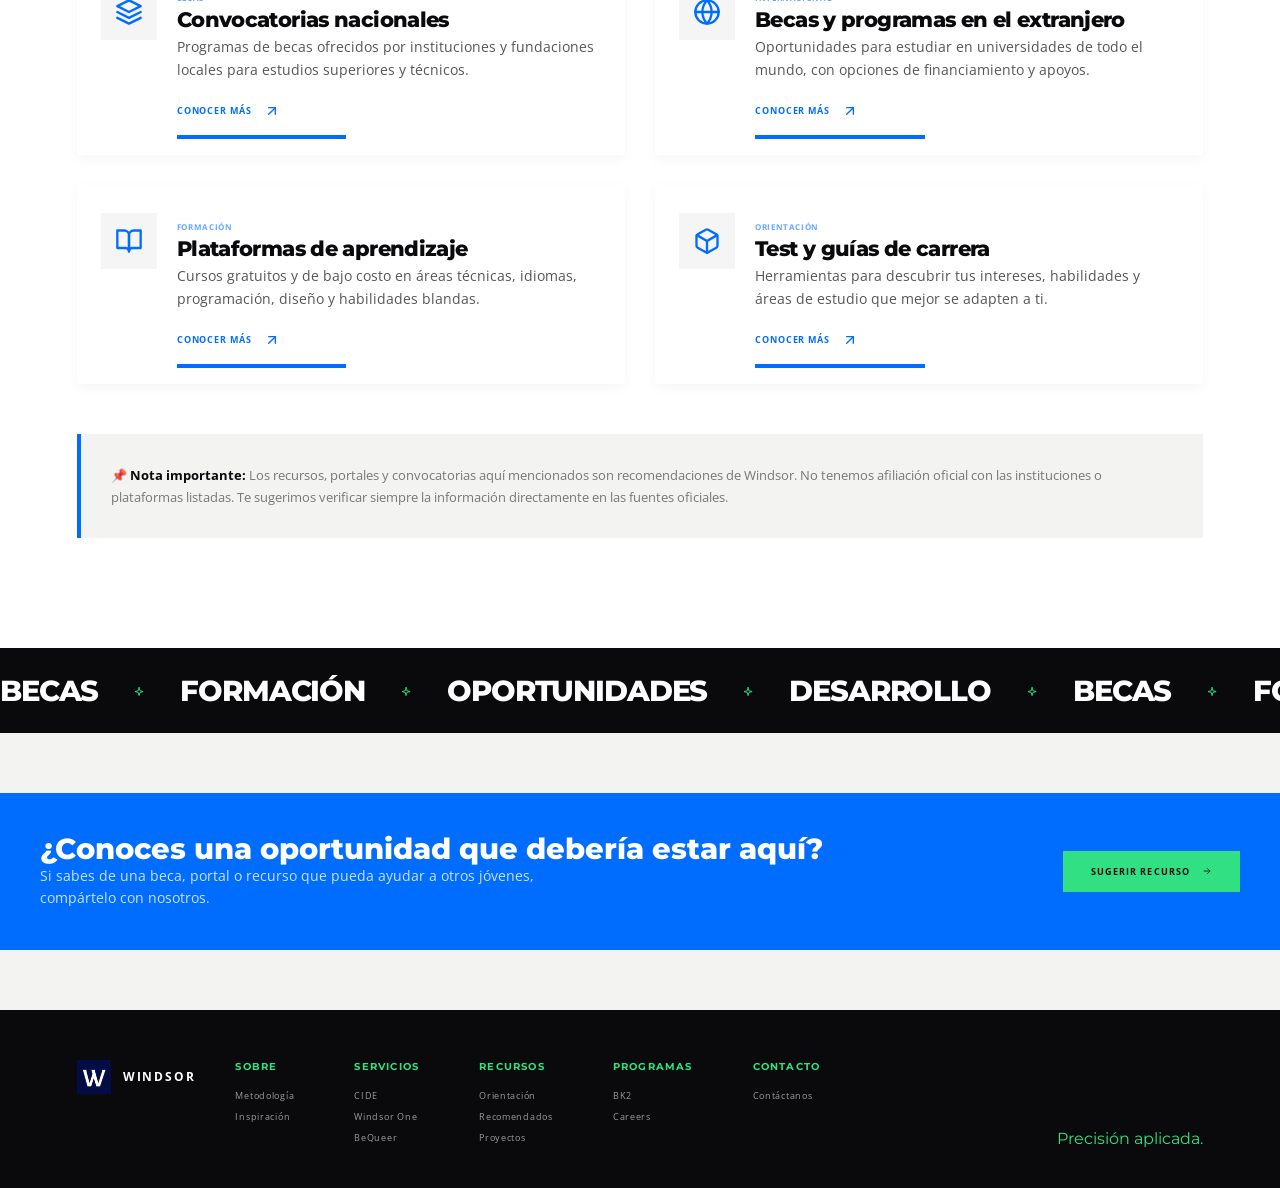
<file: becas.html>
<!DOCTYPE html>

<html lang="es">
<head>
<meta charset="utf-8"/>
<meta content="width=device-width, initial-scale=1.0" name="viewport"/>
<title>Windsor — BK2: Oportunidades académicas</title>
<meta content="BK2 es el programa de Windsor para el desarrollo humano de jóvenes. Becas, portales y recursos para tu futuro académico." name="description"/>
<link href="assets/favicon.png" rel="icon" type="image/png"/>
<link href="https://fonts.googleapis.com" rel="preconnect"/>
<link crossorigin="" href="https://fonts.gstatic.com" rel="preconnect"/>
<link href="https://fonts.googleapis.com/css2?family=Montserrat:wght@400;500;600;700;800;900&amp;family=Open+Sans:wght@400;500;600;700&amp;display=swap" rel="stylesheet"/>
<link href="styles.css" rel="stylesheet"/>
</head>
<body>
<div class="preloader">
<div class="preloader-logo">W</div>
<div class="preloader-line"><span></span></div>
<div class="preloader-text">WINDSOR</div>
</div><header class="header">
<a class="logo" href="index.html">
<img alt="Windsor" class="logo-icon" src="assets/favicon.png"/>
<span class="logo-name">WINDSOR</span>
</a>
<nav class="desktop-nav">
<ul class="nav-list">
<li><a href="index.html">Inicio</a></li>
<li class="dropdown">
<a href="metodologia.html">Sobre</a>
<ul class="submenu">
<li><a href="metodologia.html">Metodología</a></li>
<li><a href="inspiracion.html">Inspiración</a></li>
</ul>
</li>
<li class="dropdown">
<a href="cide.html">Servicios</a>
<ul class="submenu">
<li><a href="cide.html">CIDE</a></li>
<li><a href="windsor-one.html">Windsor One</a></li>
<li><a href="BeQueer.html">BeQueer</a></li>
</ul>
</li>
<li class="dropdown">
<a href="recomendados.html">Recursos</a>
<ul class="submenu">
<li><a href="orientacion-vocacional.html">Orientación</a></li>
<li><a href="recomendados.html">Recomendados</a></li>
<li><a href="proyectos.html">Proyectos</a></li>
</ul>
</li>
<li class="dropdown">
<a href="becas.html">Programas</a>
<ul class="submenu">
<li><a class="active" href="becas.html">BK2</a></li>
<li><a href="careers.html">Careers</a></li>
</ul>
</li>
<li><a href="contacto.html">Contacto</a></li>
</ul>
</nav>
<div class="header-actions">
<a class="header-button" href="contacto.html">
                Hablemos
                <span aria-hidden="true" class="arrow-icon">
<svg fill="none" height="16" stroke="currentColor" stroke-linecap="round" stroke-linejoin="round" stroke-width="2" viewbox="0 0 24 24" width="16">
<line x1="7" x2="17" y1="17" y2="7"></line>
<polyline points="7 7 17 7 17 17"></polyline>
</svg>
</span>
</a>
</div>
<button aria-expanded="false" aria-label="Abrir menú" class="menu-button"><span></span><span></span></button>
</header><div class="mobile-menu">
<div class="mobile-menu-inner">
<div class="mobile-menu-label">NAVEGACIÓN</div>
<a href="index.html">Inicio</a>
<div class="mobile-group-title">Sobre</div>
<a href="metodologia.html">Metodología</a>
<a href="inspiracion.html">Inspiración</a>
<div class="mobile-group-title">Servicios</div>
<a href="cide.html">CIDE</a>
<a href="windsor-one.html">Windsor One</a>
<a href="BeQueer.html">BeQueer</a>
<div class="mobile-group-title">Recursos</div>
<a href="orientacion-vocacional.html">Orientación</a>
<a href="recomendados.html">Recomendados</a>
<a href="proyectos.html">Proyectos</a>
<div class="mobile-group-title">Programas</div>
<a class="active" href="becas.html">BK2</a>
<a href="careers.html">Careers</a>
<a href="contacto.html">Contacto</a>
</div>
</div>
<main>
<section class="bk2-hero">
<div class="hero-noise"></div>
<h1>Programa BK2 <em>Desarrollo humano.</em></h1>
<p class="hero-desc">Oportunidades académicas para jóvenes.</p>
<p>En Windsor creemos en el potencial de los jóvenes. BK2 es nuestra iniciativa para conectar a estudiantes con becas, portales educativos y recursos que impulsen su formación y desarrollo.</p>
</section>
<section class="intro section" id="intro">
<div class="section-meta"><span>01</span><span>QUÉ ES BK2</span></div>
<div class="intro-layout">
<h2>Un puente hacia <span>tu futuro académico.</span></h2>
<div class="intro-copy">
<p>BK2 nace del compromiso de Windsor con el desarrollo humano. Recopilamos y compartimos oportunidades de becas, programas de formación y portales educativos que pueden marcar la diferencia en la vida de jóvenes que buscan crecer.</p>
<p>No somos una institución educativa ni otorgamos becas directamente. Somos un aliado que te ayuda a encontrar el camino.</p>
</div>
</div>
</section>
<section class="section" style="background:var(--white);">
<div class="section-meta"><span>02</span><span>RECURSOS DESTACADOS</span></div>
<div class="container">
<h2 style="font-size:clamp(2rem,4vw,3.5rem); letter-spacing:-0.06em; line-height:0.9; margin-bottom:20px;">
                    Lo que <br/>
<span style="display:block; font-family:var(--sans); font-weight:900; text-decoration:underline; text-decoration-thickness:0.07em; text-underline-offset:0.1em; color:var(--blue);">encontrarás aquí.</span>
</h2>
<p style="color:#555; max-width:600px; font-size:15px; line-height:1.7; margin-bottom:40px;">
                    Una selección de portales, convocatorias y recursos que consideramos útiles para tu formación académica y profesional.
                </p>
<div class="recursos-grid">
<div class="recurso-item" data-reveal="">
<div class="card-inner">
<div class="icon-wrap"><svg viewbox="0 0 24 24"><path d="M12 2L2 7l10 5 10-5-10-5z"></path><path d="M2 17l10 5 10-5"></path><path d="M2 12l10 5 10-5"></path></svg></div>
<div class="card-body">
<span class="tag">Becas</span>
<h3>Convocatorias nacionales</h3>
<p>Programas de becas ofrecidos por instituciones y fundaciones locales para estudios superiores y técnicos.</p>
<a class="card-link" href="contacto.html"><span class="link-text">Conocer más</span><span class="arrow-icon"><svg fill="none" height="16" stroke="currentColor" stroke-linecap="round" stroke-linejoin="round" stroke-width="2" viewbox="0 0 24 24" width="16"><line x1="7" x2="17" y1="17" y2="7"></line><polyline points="7 7 17 7 17 17"></polyline></svg></span></a>
<div class="bottom-bar" style="width:40%;"></div>
</div>
</div>
</div>
<div class="recurso-item" data-reveal="">
<div class="card-inner">
<div class="icon-wrap"><svg viewbox="0 0 24 24"><circle cx="12" cy="12" r="10"></circle><line x1="2" x2="22" y1="12" y2="12"></line><path d="M12 2a15.3 15.3 0 0 1 4 10 15.3 15.3 0 0 1-4 10 15.3 15.3 0 0 1-4-10 15.3 15.3 0 0 1 4-10z"></path></svg></div>
<div class="card-body">
<span class="tag">Internacional</span>
<h3>Becas y programas en el extranjero</h3>
<p>Oportunidades para estudiar en universidades de todo el mundo, con opciones de financiamiento y apoyos.</p>
<a class="card-link" href="contacto.html"><span class="link-text">Conocer más</span><span class="arrow-icon"><svg fill="none" height="16" stroke="currentColor" stroke-linecap="round" stroke-linejoin="round" stroke-width="2" viewbox="0 0 24 24" width="16"><line x1="7" x2="17" y1="17" y2="7"></line><polyline points="7 7 17 7 17 17"></polyline></svg></span></a>
<div class="bottom-bar" style="width:40%;"></div>
</div>
</div>
</div>
<div class="recurso-item" data-reveal="">
<div class="card-inner">
<div class="icon-wrap"><svg viewbox="0 0 24 24"><path d="M2 3h6a4 4 0 0 1 4 4v14a3 3 0 0 0-3-3H2z"></path><path d="M22 3h-6a4 4 0 0 0-4 4v14a3 3 0 0 1 3-3h7z"></path></svg></div>
<div class="card-body">
<span class="tag">Formación</span>
<h3>Plataformas de aprendizaje</h3>
<p>Cursos gratuitos y de bajo costo en áreas técnicas, idiomas, programación, diseño y habilidades blandas.</p>
<a class="card-link" href="contacto.html"><span class="link-text">Conocer más</span><span class="arrow-icon"><svg fill="none" height="16" stroke="currentColor" stroke-linecap="round" stroke-linejoin="round" stroke-width="2" viewbox="0 0 24 24" width="16"><line x1="7" x2="17" y1="17" y2="7"></line><polyline points="7 7 17 7 17 17"></polyline></svg></span></a>
<div class="bottom-bar" style="width:40%;"></div>
</div>
</div>
</div>
<div class="recurso-item" data-reveal="">
<div class="card-inner">
<div class="icon-wrap"><svg viewbox="0 0 24 24"><path d="M21 16V8a2 2 0 0 0-1-1.73l-7-4a2 2 0 0 0-2 0l-7 4A2 2 0 0 0 3 8v8a2 2 0 0 0 1 1.73l7 4a2 2 0 0 0 2 0l7-4A2 2 0 0 0 21 16z"></path><polyline points="3.27 6.96 12 12.01 20.73 6.96"></polyline><line x1="12" x2="12" y1="22.08" y2="12"></line></svg></div>
<div class="card-body">
<span class="tag">Orientación</span>
<h3>Test y guías de carrera</h3>
<p>Herramientas para descubrir tus intereses, habilidades y áreas de estudio que mejor se adapten a ti.</p>
<a class="card-link" href="contacto.html"><span class="link-text">Conocer más</span><span class="arrow-icon"><svg fill="none" height="16" stroke="currentColor" stroke-linecap="round" stroke-linejoin="round" stroke-width="2" viewbox="0 0 24 24" width="16"><line x1="7" x2="17" y1="17" y2="7"></line><polyline points="7 7 17 7 17 17"></polyline></svg></span></a>
<div class="bottom-bar" style="width:40%;"></div>
</div>
</div>
</div>
</div>
<div class="disclaimer">
<strong>📌 Nota importante:</strong>
                    Los recursos, portales y convocatorias aquí mencionados son recomendaciones de Windsor.
                    No tenemos afiliación oficial con las instituciones o plataformas listadas.
                    Te sugerimos verificar siempre la información directamente en las fuentes oficiales.
                </div>
</div>
</section>
<div class="statement-marquee" style="background:var(--black); color:var(--white);">
<div class="statement-track">
<span>BECAS</span> <b><svg aria-hidden="true" class="svg-icon svg-spark" viewbox="0 0 24 24"><path d="m12 3 1.7 6.3L20 11l-6.3 1.7L12 19l-1.7-6.3L4 11l6.3-1.7L12 3Z"></path></svg></b><span>FORMACIÓN</span> <b><svg aria-hidden="true" class="svg-icon svg-spark" viewbox="0 0 24 24"><path d="m12 3 1.7 6.3L20 11l-6.3 1.7L12 19l-1.7-6.3L4 11l6.3-1.7L12 3Z"></path></svg></b><span>OPORTUNIDADES</span> <b><svg aria-hidden="true" class="svg-icon svg-spark" viewbox="0 0 24 24"><path d="m12 3 1.7 6.3L20 11l-6.3 1.7L12 19l-1.7-6.3L4 11l6.3-1.7L12 3Z"></path></svg></b><span>DESARROLLO</span> <b><svg aria-hidden="true" class="svg-icon svg-spark" viewbox="0 0 24 24"><path d="m12 3 1.7 6.3L20 11l-6.3 1.7L12 19l-1.7-6.3L4 11l6.3-1.7L12 3Z"></path></svg></b>
<span>BECAS</span> <b><svg aria-hidden="true" class="svg-icon svg-spark" viewbox="0 0 24 24"><path d="m12 3 1.7 6.3L20 11l-6.3 1.7L12 19l-1.7-6.3L4 11l6.3-1.7L12 3Z"></path></svg></b><span>FORMACIÓN</span> <b><svg aria-hidden="true" class="svg-icon svg-spark" viewbox="0 0 24 24"><path d="m12 3 1.7 6.3L20 11l-6.3 1.7L12 19l-1.7-6.3L4 11l6.3-1.7L12 3Z"></path></svg></b><span>OPORTUNIDADES</span> <b><svg aria-hidden="true" class="svg-icon svg-spark" viewbox="0 0 24 24"><path d="m12 3 1.7 6.3L20 11l-6.3 1.7L12 19l-1.7-6.3L4 11l6.3-1.7L12 3Z"></path></svg></b><span>DESARROLLO</span> <b><svg aria-hidden="true" class="svg-icon svg-spark" viewbox="0 0 24 24"><path d="m12 3 1.7 6.3L20 11l-6.3 1.7L12 19l-1.7-6.3L4 11l6.3-1.7L12 3Z"></path></svg></b>
</div>
</div>
<div class="container" style="margin:60px auto;">
<div style="background:var(--blue); color:var(--white); padding:40px; display:flex; justify-content:space-between; align-items:center; gap:30px; flex-wrap:wrap;">
<div>
<h3 style="font-size:1.8rem; line-height:1.1;">¿Conoces una oportunidad que debería estar aquí?</h3>
<p style="color:rgba(255,255,255,0.8); max-width:500px; font-size:14px; line-height:1.6;">Si sabes de una beca, portal o recurso que pueda ayudar a otros jóvenes, compártelo con nosotros.</p>
</div>
<a href="contacto.html" style="padding:14px 28px; background:var(--green); color:var(--black); font-size:9px; font-weight:700; letter-spacing:0.12em; text-transform:uppercase; transition:transform 0.25s; display:inline-flex; align-items:center; gap:12px;">Sugerir recurso <svg aria-hidden="true" class="svg-icon svg-arrow" viewbox="0 0 24 24"><path d="M5 12h14M13 6l6 6-6 6"></path></svg></a>
</div>
</div>
</main><footer class="footer">
<div class="footer-logo">
<img alt="Windsor" src="assets/favicon.png" style="width:34px; height:34px; display:block;"/>
<span>WINDSOR</span>
</div>
<div class="footer-groups">
<div class="footer-group">
<h4>Sobre</h4>
<a href="metodologia.html">Metodología</a>
<a href="inspiracion.html">Inspiración</a>
</div>
<div class="footer-group">
<h4>Servicios</h4>
<a href="cide.html">CIDE</a>
<a href="windsor-one.html">Windsor One</a>
<a href="BeQueer.html">BeQueer</a>
</div>
<div class="footer-group">
<h4>Recursos</h4>
<a href="orientacion-vocacional.html">Orientación</a>
<a href="recomendados.html">Recomendados</a>
<a href="proyectos.html">Proyectos</a>
</div>
<div class="footer-group">
<h4>Programas</h4>
<a class="active" href="becas.html">BK2</a>
<a href="careers.html">Careers</a>
</div>
<div class="footer-group">
<h4>Contacto</h4>
<a href="contacto.html">Contáctanos</a>
</div>
</div>
<div class="footer-tagline">Precisión aplicada.</div>
</footer>
<script src="script.js"></script>
</body>
</html>
</file>
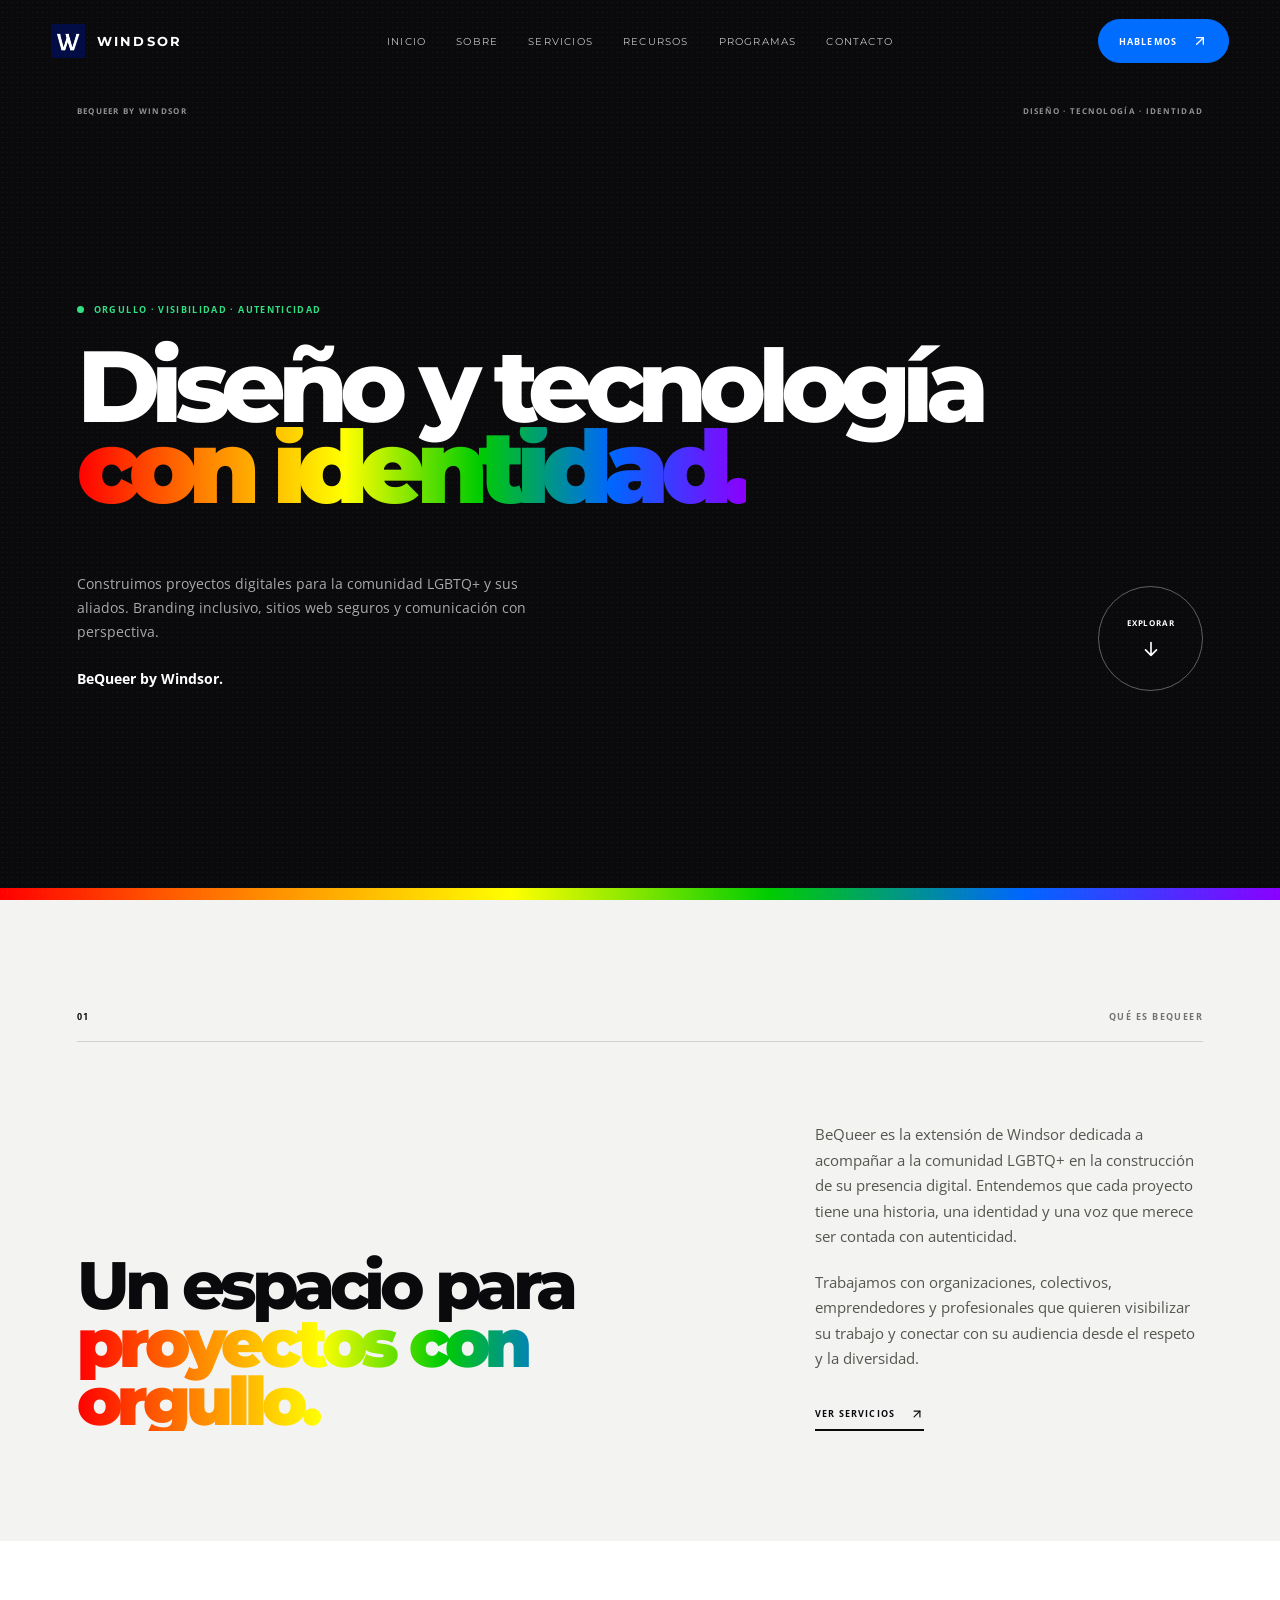
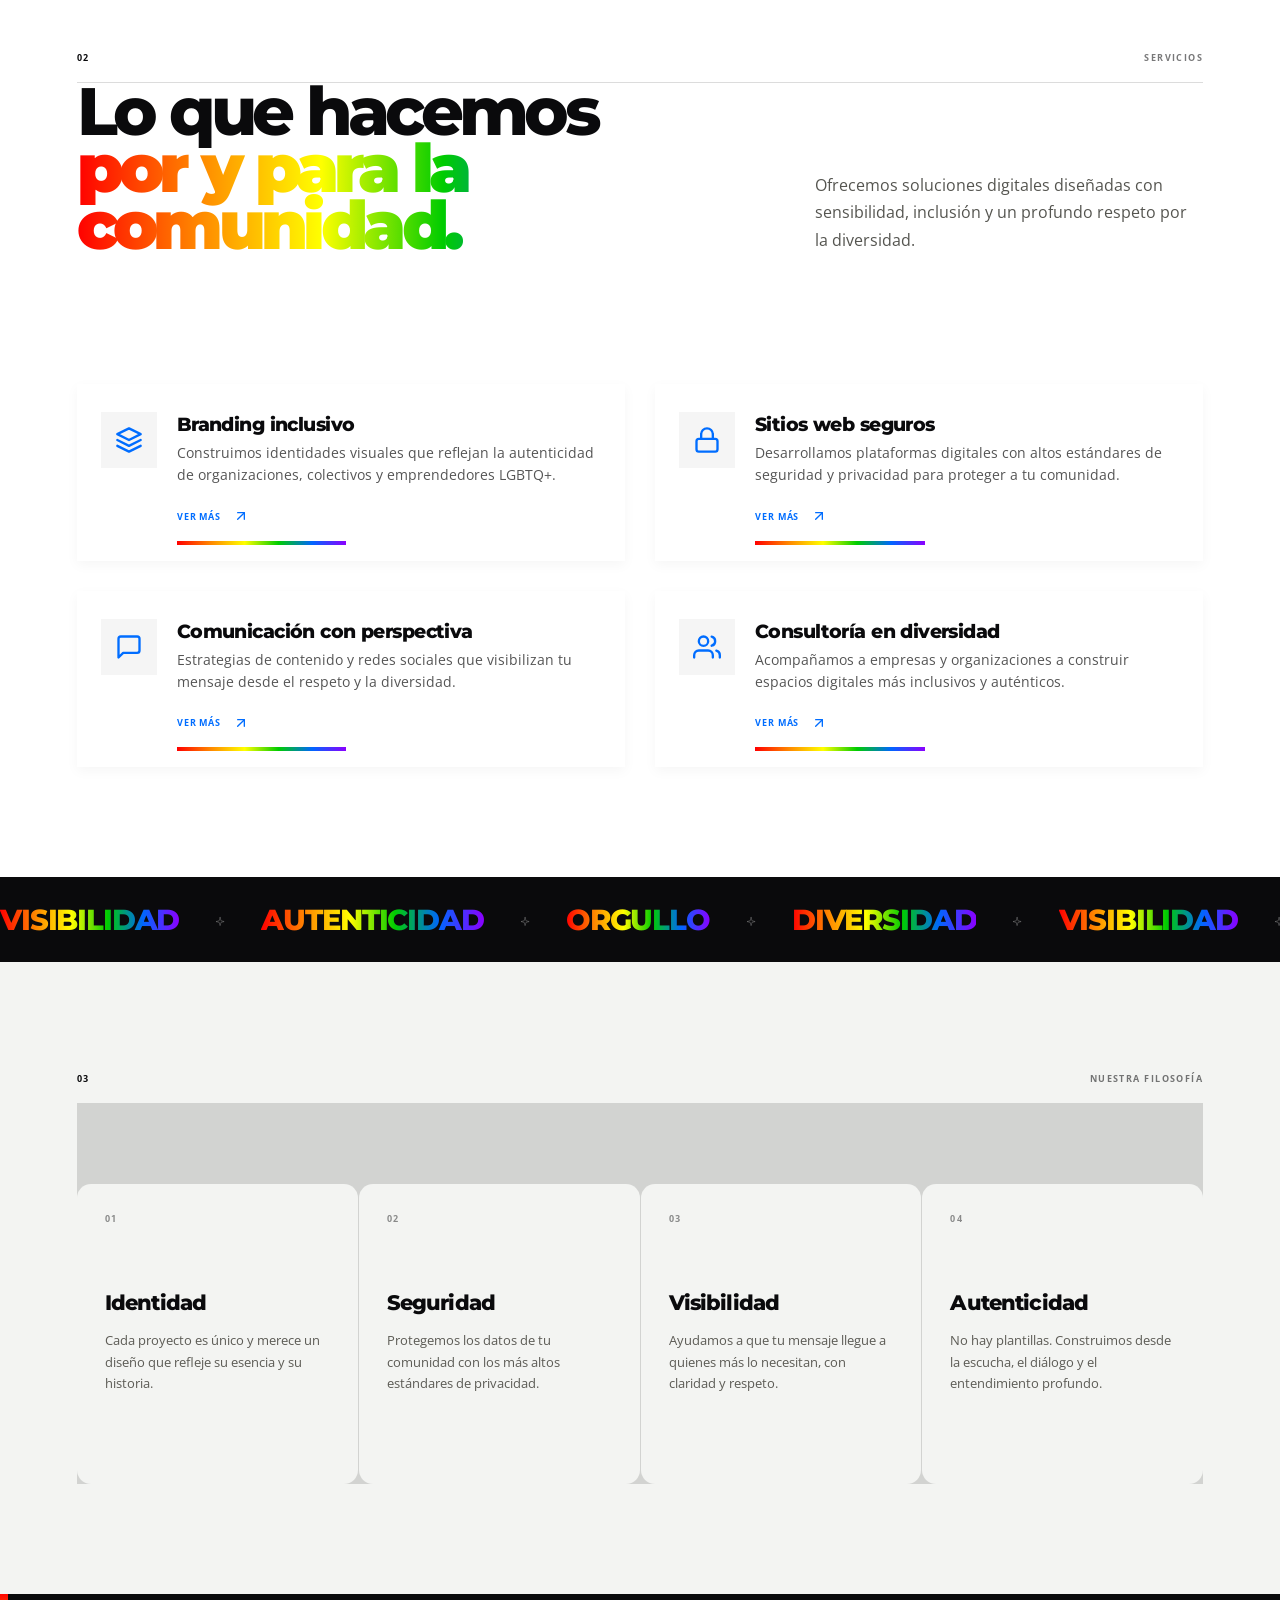
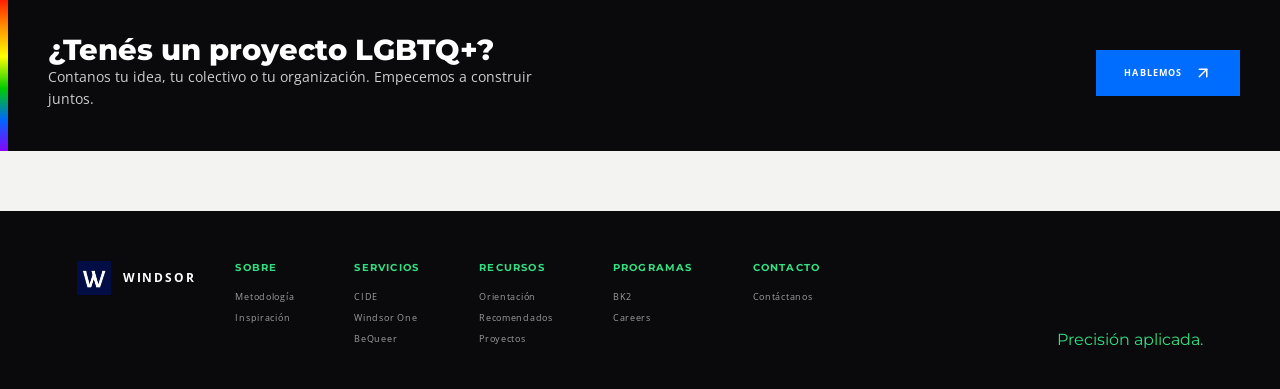
<file: BeQueer.html>
<!DOCTYPE html>

<html lang="es">
<head>
<meta charset="utf-8"/>
<meta content="width=device-width, initial-scale=1.0" name="viewport"/>
<title>BeQueer by Windsor — Diseño y tecnología con identidad</title>
<meta content="Diseñamos y desarrollamos proyectos digitales para la comunidad LGBTQ+ y sus aliados. Branding inclusivo, sitios seguros y comunicación con perspectiva." name="description"/>
<link href="assets/favicon.png" rel="icon" type="image/png"/>
<link href="https://fonts.googleapis.com" rel="preconnect"/>
<link crossorigin="" href="https://fonts.gstatic.com" rel="preconnect"/>
<link href="https://fonts.googleapis.com/css2?family=Montserrat:wght@400;500;600;700;800;900&amp;family=Open+Sans:wght@400;500;600;700&amp;display=swap" rel="stylesheet"/>
<link href="styles.css" rel="stylesheet"/>
</head>
<body class="bequeer-page">
<div class="preloader">
<div class="preloader-logo">W</div>
<div class="preloader-line"><span></span></div>
<div class="preloader-text">BEQUEER</div>
</div><header class="header">
<a class="logo" href="index.html">
<img alt="Windsor" class="logo-icon" src="assets/favicon.png"/>
<span class="logo-name">WINDSOR</span>
</a>
<nav class="desktop-nav">
<ul class="nav-list">
<li><a href="index.html">Inicio</a></li>
<li class="dropdown">
<a href="metodologia.html">Sobre</a>
<ul class="submenu">
<li><a href="metodologia.html">Metodología</a></li>
<li><a href="inspiracion.html">Inspiración</a></li>
</ul>
</li>
<li class="dropdown">
<a href="cide.html">Servicios</a>
<ul class="submenu">
<li><a href="cide.html">CIDE</a></li>
<li><a href="windsor-one.html">Windsor One</a></li>
<li><a class="active" href="BeQueer.html">BeQueer</a></li>
</ul>
</li>
<li class="dropdown">
<a href="recomendados.html">Recursos</a>
<ul class="submenu">
<li><a href="orientacion-vocacional.html">Orientación</a></li>
<li><a href="recomendados.html">Recomendados</a></li>
<li><a href="proyectos.html">Proyectos</a></li>
</ul>
</li>
<li class="dropdown">
<a href="becas.html">Programas</a>
<ul class="submenu">
<li><a href="becas.html">BK2</a></li>
<li><a href="careers.html">Careers</a></li>
</ul>
</li>
<li><a href="contacto.html">Contacto</a></li>
</ul>
</nav>
<div class="header-actions">
<a class="header-button" href="contacto.html">
                Hablemos
                <span aria-hidden="true" class="arrow-icon">
<svg fill="none" height="16" stroke="currentColor" stroke-linecap="round" stroke-linejoin="round" stroke-width="2" viewbox="0 0 24 24" width="16">
<line x1="7" x2="17" y1="17" y2="7"></line>
<polyline points="7 7 17 7 17 17"></polyline>
</svg>
</span>
</a>
</div>
<button aria-expanded="false" aria-label="Abrir menú" class="menu-button"><span></span><span></span></button>
</header><div class="mobile-menu">
<div class="mobile-menu-inner">
<div class="mobile-menu-label">NAVEGACIÓN</div>
<a href="index.html">Inicio</a>
<div class="mobile-group-title">Sobre</div>
<a href="metodologia.html">Metodología</a>
<a href="inspiracion.html">Inspiración</a>
<div class="mobile-group-title">Servicios</div>
<a href="cide.html">CIDE</a>
<a href="windsor-one.html">Windsor One</a>
<a class="active" href="BeQueer.html">BeQueer</a>
<div class="mobile-group-title">Recursos</div>
<a href="orientacion-vocacional.html">Orientación</a>
<a href="recomendados.html">Recomendados</a>
<a href="proyectos.html">Proyectos</a>
<div class="mobile-group-title">Programas</div>
<a href="becas.html">BK2</a>
<a href="careers.html">Careers</a>
<a href="contacto.html">Contacto</a>
</div>
</div>
<main>
<section class="hero hero-rainbow">
<div class="hero-noise"></div>
<div class="hero-topline"><span>BEQUEER BY WINDSOR</span><span>DISEÑO · TECNOLOGÍA · IDENTIDAD</span></div>
<div class="hero-content">
<div class="hero-small"><span class="green-dot"></span>ORGULLO · VISIBILIDAD · AUTENTICIDAD</div>
<h1>Diseño y tecnología <em><span class="rainbow-text">con identidad.</span></em></h1>
<div class="hero-bottom">
<p>Construimos proyectos digitales para la comunidad LGBTQ+ y sus aliados. Branding inclusivo, sitios web seguros y comunicación con perspectiva.<br/><br/><strong style="color:var(--white);">BeQueer by Windsor.</strong></p>
<a class="circle-button" href="#servicios"><span>Explorar</span><strong><svg aria-hidden="true" class="svg-icon svg-arrow" viewbox="0 0 24 24"><path d="M12 5v14M6 13l6 6 6-6"></path></svg></strong></a>
</div>
</div>
<div class="rainbow-bar"></div>
</section>
<section class="intro section" id="intro">
<div class="section-meta"><span>01</span><span>QUÉ ES BEQUEER</span></div>
<div class="intro-layout">
<h2>Un espacio para <span class="rainbow-title">proyectos con orgullo.</span></h2>
<div class="intro-copy">
<p>BeQueer es la extensión de Windsor dedicada a acompañar a la comunidad LGBTQ+ en la construcción de su presencia digital. Entendemos que cada proyecto tiene una historia, una identidad y una voz que merece ser contada con autenticidad.</p>
<p>Trabajamos con organizaciones, colectivos, emprendedores y profesionales que quieren visibilizar su trabajo y conectar con su audiencia desde el respeto y la diversidad.</p>
<a class="underlined-link" href="#servicios">Ver servicios <span aria-hidden="true" class="arrow-icon"><svg fill="none" height="14" stroke="currentColor" stroke-linecap="round" stroke-linejoin="round" stroke-width="2" viewbox="0 0 24 24" width="14"><line x1="7" x2="17" y1="17" y2="7"></line><polyline points="7 7 17 7 17 17"></polyline></svg></span></a>
</div>
</div>
</section>
<section class="section" id="servicios" style="background:var(--white);">
<div class="section-meta"><span>02</span><span>SERVICIOS</span></div>
<div class="container">
<div class="services-heading" style="padding-top:0;">
<h2>Lo que hacemos <span class="rainbow-title">por y para la comunidad.</span></h2>
<p>Ofrecemos soluciones digitales diseñadas con sensibilidad, inclusión y un profundo respeto por la diversidad.</p>
</div>
<div class="bequeer-grid">
<div class="bequeer-card" data-reveal="">
<div class="card-inner">
<div class="icon-wrap"><svg viewbox="0 0 24 24"><path d="M12 2L2 7l10 5 10-5-10-5z"></path><path d="M2 17l10 5 10-5"></path><path d="M2 12l10 5 10-5"></path></svg></div>
<div class="card-body">
<h3>Branding inclusivo</h3>
<p>Construimos identidades visuales que reflejan la autenticidad de organizaciones, colectivos y emprendedores LGBTQ+.</p>
<a class="card-link" href="contacto.html"><span class="link-text">Ver más</span><span class="arrow-icon"><svg fill="none" height="16" stroke="currentColor" stroke-linecap="round" stroke-linejoin="round" stroke-width="2" viewbox="0 0 24 24" width="16"><line x1="7" x2="17" y1="17" y2="7"></line><polyline points="7 7 17 7 17 17"></polyline></svg></span></a>
<div class="bottom-bar" style="width:40%;"></div>
</div>
</div>
</div>
<div class="bequeer-card" data-reveal="">
<div class="card-inner">
<div class="icon-wrap"><svg viewbox="0 0 24 24"><rect height="11" rx="2" ry="2" width="18" x="3" y="11"></rect><path d="M7 11V7a5 5 0 0 1 10 0v4"></path></svg></div>
<div class="card-body">
<h3>Sitios web seguros</h3>
<p>Desarrollamos plataformas digitales con altos estándares de seguridad y privacidad para proteger a tu comunidad.</p>
<a class="card-link" href="contacto.html"><span class="link-text">Ver más</span><span class="arrow-icon"><svg fill="none" height="16" stroke="currentColor" stroke-linecap="round" stroke-linejoin="round" stroke-width="2" viewbox="0 0 24 24" width="16"><line x1="7" x2="17" y1="17" y2="7"></line><polyline points="7 7 17 7 17 17"></polyline></svg></span></a>
<div class="bottom-bar" style="width:40%;"></div>
</div>
</div>
</div>
<div class="bequeer-card" data-reveal="">
<div class="card-inner">
<div class="icon-wrap"><svg viewbox="0 0 24 24"><path d="M21 15a2 2 0 0 1-2 2H7l-4 4V5a2 2 0 0 1 2-2h14a2 2 0 0 1 2 2z"></path></svg></div>
<div class="card-body">
<h3>Comunicación con perspectiva</h3>
<p>Estrategias de contenido y redes sociales que visibilizan tu mensaje desde el respeto y la diversidad.</p>
<a class="card-link" href="contacto.html"><span class="link-text">Ver más</span><span class="arrow-icon"><svg fill="none" height="16" stroke="currentColor" stroke-linecap="round" stroke-linejoin="round" stroke-width="2" viewbox="0 0 24 24" width="16"><line x1="7" x2="17" y1="17" y2="7"></line><polyline points="7 7 17 7 17 17"></polyline></svg></span></a>
<div class="bottom-bar" style="width:40%;"></div>
</div>
</div>
</div>
<div class="bequeer-card" data-reveal="">
<div class="card-inner">
<div class="icon-wrap"><svg viewbox="0 0 24 24"><path d="M17 21v-2a4 4 0 0 0-4-4H5a4 4 0 0 0-4 4v2"></path><circle cx="9" cy="7" r="4"></circle><path d="M23 21v-2a4 4 0 0 0-3-3.87"></path><path d="M16 3.13a4 4 0 0 1 0 7.75"></path></svg></div>
<div class="card-body">
<h3>Consultoría en diversidad</h3>
<p>Acompañamos a empresas y organizaciones a construir espacios digitales más inclusivos y auténticos.</p>
<a class="card-link" href="contacto.html"><span class="link-text">Ver más</span><span class="arrow-icon"><svg fill="none" height="16" stroke="currentColor" stroke-linecap="round" stroke-linejoin="round" stroke-width="2" viewbox="0 0 24 24" width="16"><line x1="7" x2="17" y1="17" y2="7"></line><polyline points="7 7 17 7 17 17"></polyline></svg></span></a>
<div class="bottom-bar" style="width:40%;"></div>
</div>
</div>
</div>
</div>
</div>
</section>
<div class="statement-marquee" style="background:var(--black); color:var(--white);">
<div class="statement-track">
<span>VISIBILIDAD</span> <b><svg aria-hidden="true" class="svg-icon svg-spark" viewbox="0 0 24 24"><path d="m12 3 1.7 6.3L20 11l-6.3 1.7L12 19l-1.7-6.3L4 11l6.3-1.7L12 3Z"></path></svg></b><span>AUTENTICIDAD</span> <b><svg aria-hidden="true" class="svg-icon svg-spark" viewbox="0 0 24 24"><path d="m12 3 1.7 6.3L20 11l-6.3 1.7L12 19l-1.7-6.3L4 11l6.3-1.7L12 3Z"></path></svg></b><span>ORGULLO</span> <b><svg aria-hidden="true" class="svg-icon svg-spark" viewbox="0 0 24 24"><path d="m12 3 1.7 6.3L20 11l-6.3 1.7L12 19l-1.7-6.3L4 11l6.3-1.7L12 3Z"></path></svg></b><span>DIVERSIDAD</span> <b><svg aria-hidden="true" class="svg-icon svg-spark" viewbox="0 0 24 24"><path d="m12 3 1.7 6.3L20 11l-6.3 1.7L12 19l-1.7-6.3L4 11l6.3-1.7L12 3Z"></path></svg></b>
<span>VISIBILIDAD</span> <b><svg aria-hidden="true" class="svg-icon svg-spark" viewbox="0 0 24 24"><path d="m12 3 1.7 6.3L20 11l-6.3 1.7L12 19l-1.7-6.3L4 11l6.3-1.7L12 3Z"></path></svg></b><span>AUTENTICIDAD</span> <b><svg aria-hidden="true" class="svg-icon svg-spark" viewbox="0 0 24 24"><path d="m12 3 1.7 6.3L20 11l-6.3 1.7L12 19l-1.7-6.3L4 11l6.3-1.7L12 3Z"></path></svg></b><span>ORGULLO</span> <b><svg aria-hidden="true" class="svg-icon svg-spark" viewbox="0 0 24 24"><path d="m12 3 1.7 6.3L20 11l-6.3 1.7L12 19l-1.7-6.3L4 11l6.3-1.7L12 3Z"></path></svg></b><span>DIVERSIDAD</span> <b><svg aria-hidden="true" class="svg-icon svg-spark" viewbox="0 0 24 24"><path d="m12 3 1.7 6.3L20 11l-6.3 1.7L12 19l-1.7-6.3L4 11l6.3-1.7L12 3Z"></path></svg></b>
</div>
</div>
<section class="principles section">
<div class="section-meta"><span>03</span><span>NUESTRA FILOSOFÍA</span></div>
<div class="principles-grid">
<div><span>01</span><h3>Identidad</h3><p>Cada proyecto es único y merece un diseño que refleje su esencia y su historia.</p></div>
<div><span>02</span><h3>Seguridad</h3><p>Protegemos los datos de tu comunidad con los más altos estándares de privacidad.</p></div>
<div><span>03</span><h3>Visibilidad</h3><p>Ayudamos a que tu mensaje llegue a quienes más lo necesitan, con claridad y respeto.</p></div>
<div><span>04</span><h3>Autenticidad</h3><p>No hay plantillas. Construimos desde la escucha, el diálogo y el entendimiento profundo.</p></div>
</div>
</section>
<div class="container" style="margin-bottom:60px;">
<div class="cta-rainbow" data-reveal="">
<div>
<h3>¿Tenés un proyecto LGBTQ+?</h3>
<p>Contanos tu idea, tu colectivo o tu organización. Empecemos a construir juntos.</p>
</div>
<a class="btn" href="contacto.html">
                    Hablemos
                    <span aria-hidden="true" class="arrow-icon">
<svg fill="none" height="18" stroke="currentColor" stroke-linecap="round" stroke-linejoin="round" stroke-width="2" viewbox="0 0 24 24" width="18">
<line x1="7" x2="17" y1="17" y2="7"></line>
<polyline points="7 7 17 7 17 17"></polyline>
</svg>
</span>
</a>
</div>
</div>
</main><footer class="footer">
<div class="footer-logo">
<img alt="Windsor" src="assets/favicon.png" style="width:34px; height:34px; display:block;"/>
<span>WINDSOR</span>
</div>
<div class="footer-groups">
<div class="footer-group">
<h4>Sobre</h4>
<a href="metodologia.html">Metodología</a>
<a href="inspiracion.html">Inspiración</a>
</div>
<div class="footer-group">
<h4>Servicios</h4>
<a href="cide.html">CIDE</a>
<a href="windsor-one.html">Windsor One</a>
<a class="active" href="BeQueer.html">BeQueer</a>
</div>
<div class="footer-group">
<h4>Recursos</h4>
<a href="orientacion-vocacional.html">Orientación</a>
<a href="recomendados.html">Recomendados</a>
<a href="proyectos.html">Proyectos</a>
</div>
<div class="footer-group">
<h4>Programas</h4>
<a href="becas.html">BK2</a>
<a href="careers.html">Careers</a>
</div>
<div class="footer-group">
<h4>Contacto</h4>
<a href="contacto.html">Contáctanos</a>
</div>
</div>
<div class="footer-tagline">Precisión aplicada.</div>
</footer>
<script src="script.js"></script>
</body>
</html>
</file>
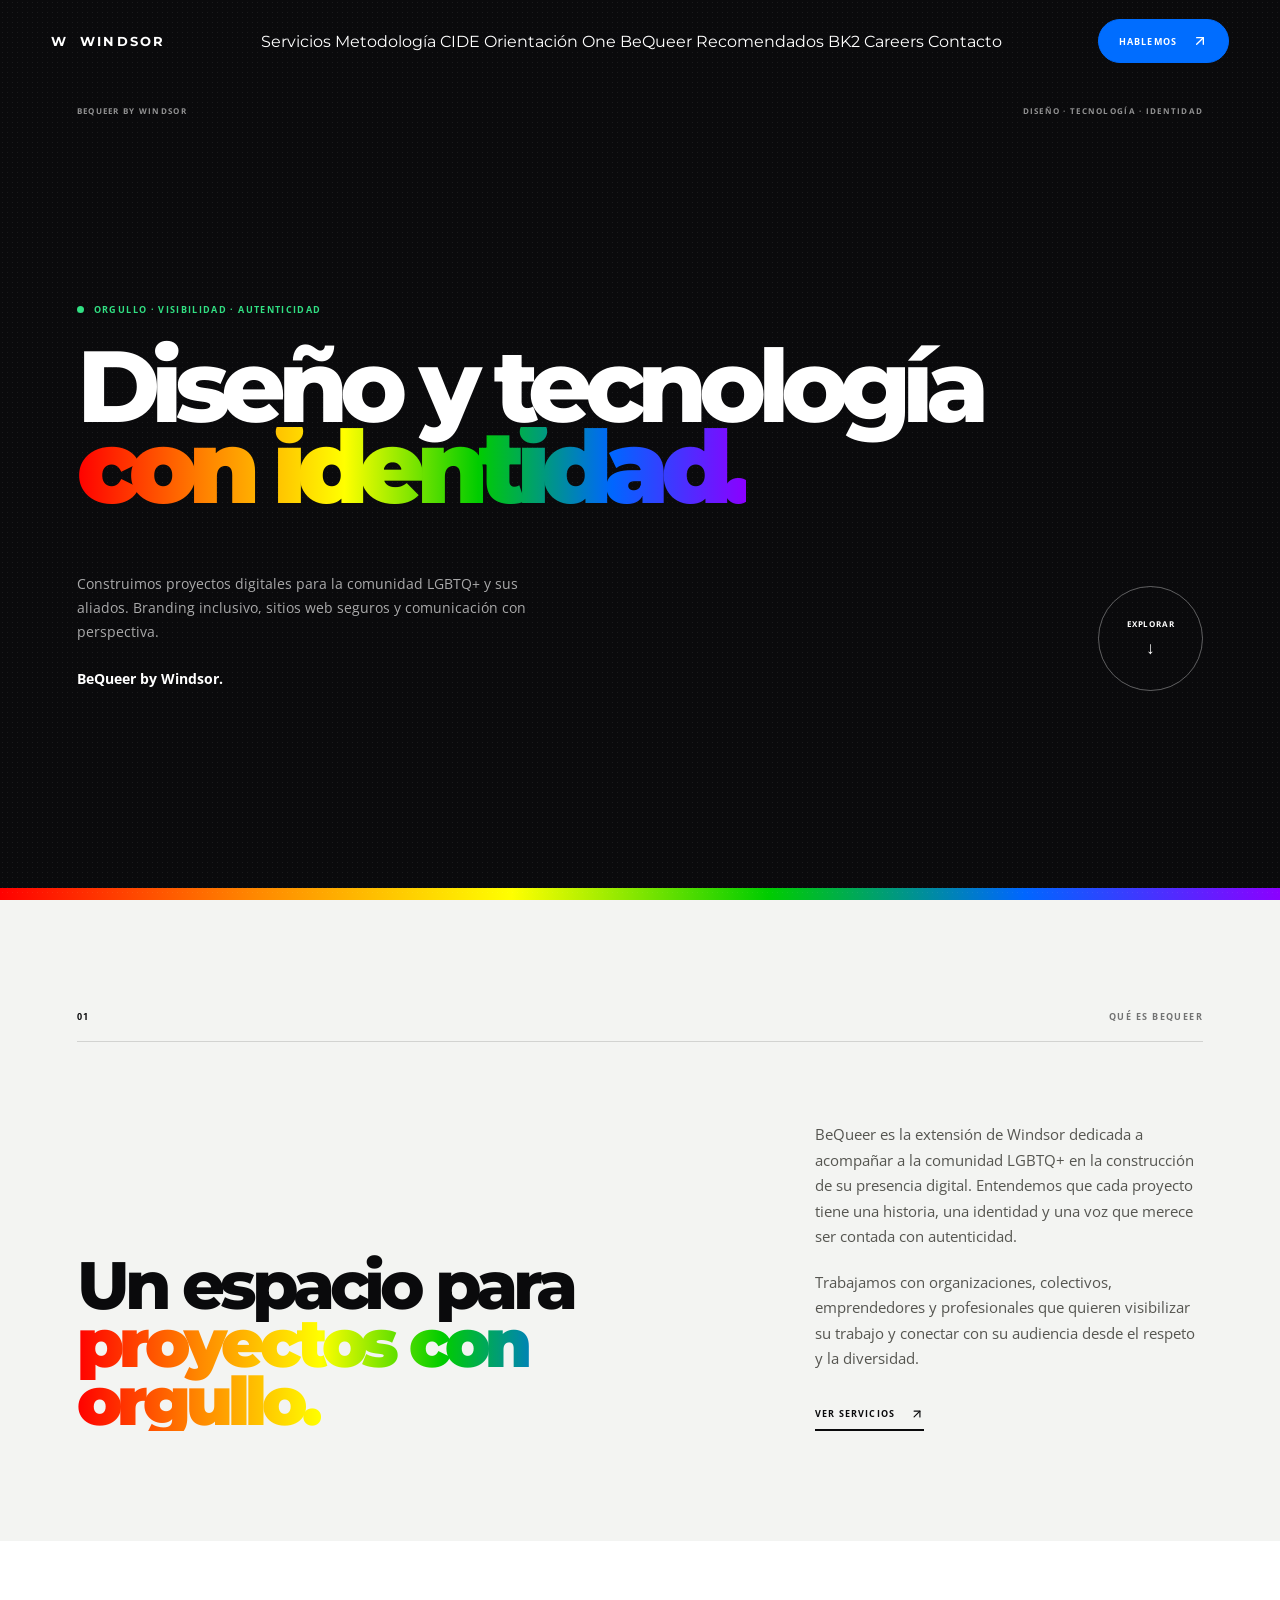
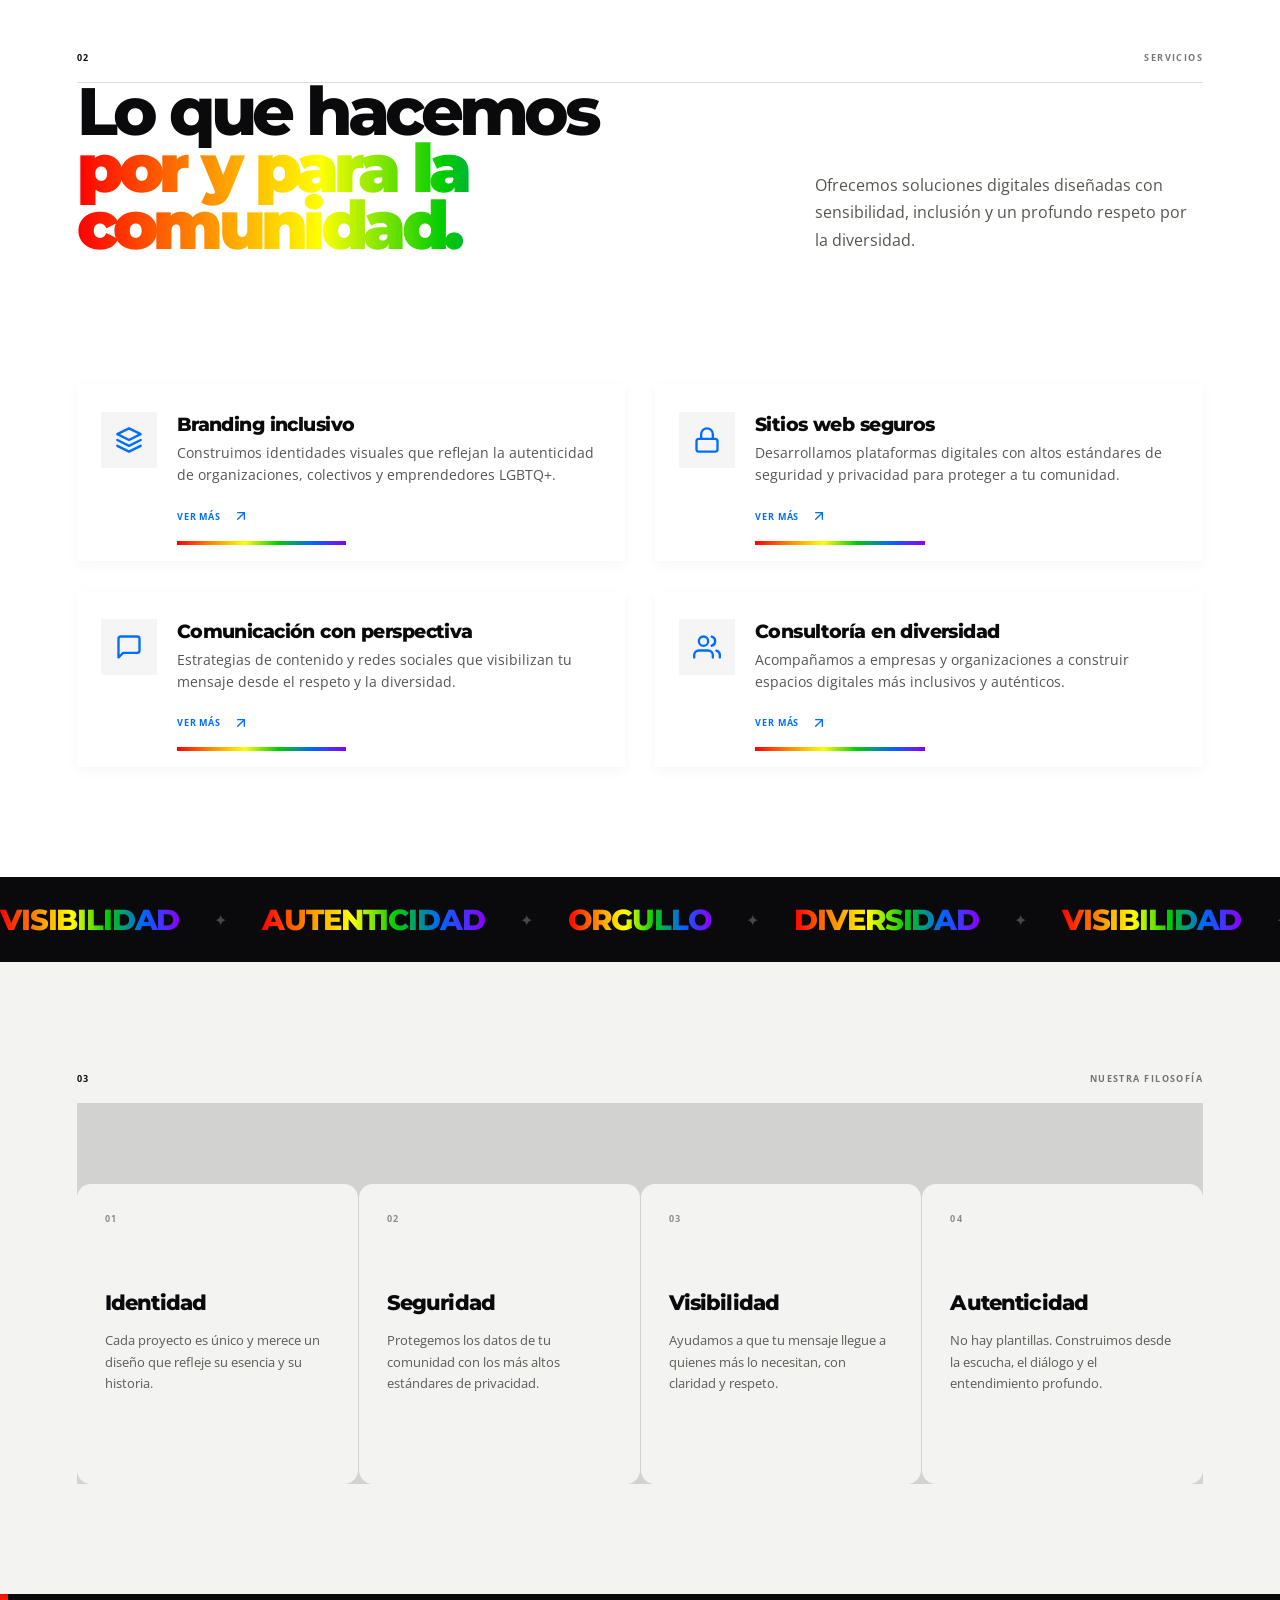
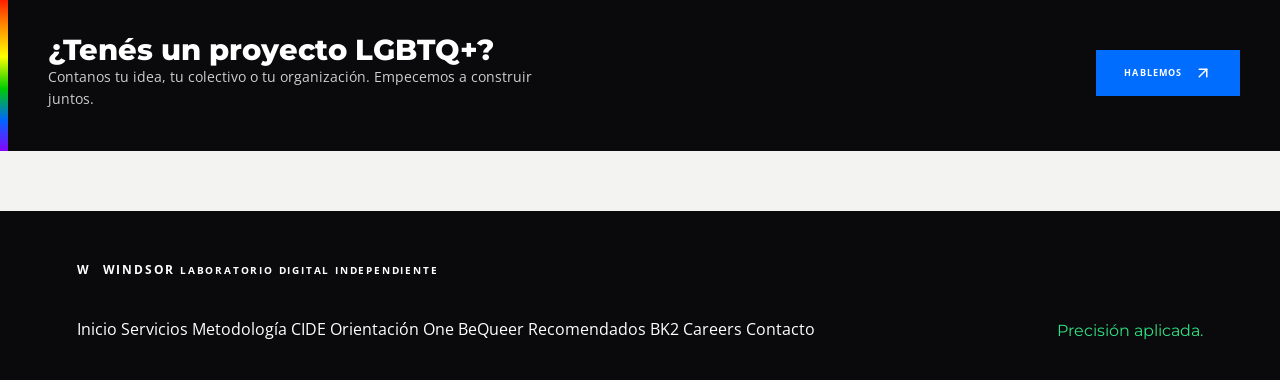
<file: bequeer.html>
<!DOCTYPE html>
<html lang="es">
<head>
    <meta charset="UTF-8" />
    <meta name="viewport" content="width=device-width, initial-scale=1.0" />
    <title>BeQueer by Windsor — Diseño y tecnología con identidad</title>
    <meta name="description" content="Diseñamos y desarrollamos proyectos digitales para la comunidad LGBTQ+ y sus aliados. Branding inclusivo, sitios seguros y comunicación con perspectiva." />
    <link rel="preconnect" href="https://fonts.googleapis.com" />
    <link rel="preconnect" href="https://fonts.gstatic.com" crossorigin />
    <link href="https://fonts.googleapis.com/css2?family=Montserrat:wght@400;500;600;700;800;900&family=Open+Sans:wght@400;500;600;700&display=swap" rel="stylesheet" />
    <link rel="stylesheet" href="styles.css" />
    <style>
        .rainbow-bar {
            width: 100%;
            height: 6px;
            background: linear-gradient(90deg, #ff0000, #ff8800, #ffff00, #00cc00, #0066ff, #8b00ff);
            margin: 0;
        }
        .hero-rainbow {
            border-bottom: 6px solid transparent;
            border-image: linear-gradient(90deg, #ff0000, #ff8800, #ffff00, #00cc00, #0066ff, #8b00ff);
            border-image-slice: 1;
        }
        .hero h1 .rainbow-text {
            background: linear-gradient(90deg, #ff0000, #ff8800, #ffff00, #00cc00, #0066ff, #8b00ff);
            -webkit-background-clip: text;
            -webkit-text-fill-color: transparent;
            background-clip: text;
            display: inline-block;
        }
        .rainbow-title {
            background: linear-gradient(90deg, #ff0000, #ff8800, #ffff00, #00cc00, #0066ff, #8b00ff);
            -webkit-background-clip: text;
            -webkit-text-fill-color: transparent;
            background-clip: text;
            display: inline-block;
        }
        .bequeer-grid {
            display: grid;
            grid-template-columns: repeat(2, 1fr);
            gap: 30px;
            margin-top: 50px;
        }
        .bequeer-card {
            background: var(--white);
            padding: 28px 24px 16px 24px;
            box-shadow: 0 4px 12px rgba(0,0,0,0.04);
            transition: transform 0.3s ease, box-shadow 0.3s ease;
            display: flex;
            flex-direction: column;
            position: relative;
        }
        .bequeer-card:hover {
            transform: translateY(-4px);
            box-shadow: 0 12px 30px rgba(0,0,0,0.08);
        }
        .bequeer-card .card-inner {
            display: flex;
            align-items: flex-start;
            gap: 20px;
            flex: 1;
        }
        .bequeer-card .icon-wrap {
            flex: 0 0 56px;
            width: 56px;
            height: 56px;
            background: rgba(0,0,0,0.04);
            display: grid;
            place-items: center;
            color: var(--blue);
        }
        .bequeer-card .icon-wrap svg {
            width: 28px;
            height: 28px;
            stroke: currentColor;
            fill: none;
            stroke-width: 2;
            stroke-linecap: round;
            stroke-linejoin: round;
        }
        .bequeer-card .card-body { flex:1; }
        .bequeer-card .card-body h3 { font-size:1.2rem; letter-spacing:-0.03em; margin-bottom:6px; font-weight:800; }
        .bequeer-card .card-body p { color:#555; font-size:14px; line-height:1.6; margin:0 0 16px 0; }
        .bequeer-card .card-link {
            display: inline-flex;
            align-items: center;
            gap: 12px;
            font-size: 9px;
            font-weight: 700;
            letter-spacing: 0.1em;
            text-transform: uppercase;
            transition: gap 0.25s ease, color 0.25s ease;
            color: var(--blue);
        }
        .bequeer-card .card-link .arrow-icon {
            display: inline-flex;
            align-items: center;
            transition: transform 0.25s ease;
        }
        .bequeer-card:hover .card-link .arrow-icon { transform: translateX(6px); }
        .bequeer-card:hover .card-link { gap: 18px; }
        .bequeer-card .bottom-bar {
            height: 4px;
            margin-top: 16px;
            transition: width 0.4s cubic-bezier(.25,.46,.45,.94);
            background: linear-gradient(90deg, #ff0000, #ff8800, #ffff00, #00cc00, #0066ff, #8b00ff);
        }
        .bequeer-card:hover .bottom-bar { width: 100% !important; }
        .statement-marquee .statement-track span {
            background: linear-gradient(90deg, #ff0000, #ff8800, #ffff00, #00cc00, #0066ff, #8b00ff);
            -webkit-background-clip: text;
            -webkit-text-fill-color: transparent;
            background-clip: text;
            display: inline-block;
        }
        .statement-marquee .statement-track b { color: rgba(255,255,255,0.25); font-weight:400; }
        .cta-rainbow {
            background: var(--black);
            color: var(--white);
            padding: 40px;
            display: flex;
            justify-content: space-between;
            align-items: center;
            gap: 30px;
            flex-wrap: wrap;
            border-left: 8px solid;
            border-image: linear-gradient(180deg, #ff0000, #ff8800, #ffff00, #00cc00, #0066ff, #8b00ff) 1;
            border-image-slice: 1;
        }
        .cta-rainbow h3 { font-size:1.8rem; line-height:1.1; }
        .cta-rainbow p { color:rgba(255,255,255,0.8); max-width:500px; font-size:14px; line-height:1.6; }
        .cta-rainbow .btn {
            padding: 14px 28px;
            background: var(--blue);
            color: var(--white);
            font-size: 9px;
            font-weight: 700;
            letter-spacing: 0.12em;
            text-transform: uppercase;
            transition: transform 0.25s, background 0.25s;
            display: inline-flex;
            align-items: center;
            gap: 12px;
        }
        .cta-rainbow .btn:hover { background: var(--green); color: var(--black); transform: scale(1.03); }
        @media (max-width: 800px) {
            .bequeer-grid { grid-template-columns:1fr; gap:20px; }
            .bequeer-card .card-inner { gap:16px; }
            .bequeer-card .icon-wrap { flex:0 0 48px; width:48px; height:48px; }
            .bequeer-card .icon-wrap svg { width:24px; height:24px; }
            .bequeer-card { padding:20px 20px 12px 20px; }
            .cta-rainbow { flex-direction:column; align-items:flex-start; padding:25px; border-left-width:4px; }
        }
        @media (max-width: 480px) { .cta-rainbow h3 { font-size:1.4rem; } .cta-rainbow .btn { width:100%; justify-content:center; } }
    </style>
</head>
<body>

    <!-- PRELOADER -->
    <div class="preloader">
        <div class="preloader-logo">W</div>
        <div class="preloader-line"><span></span></div>
        <div class="preloader-text">BEQUEER</div>
    </div>

    <!-- HEADER -->
    <header class="header">
        <a href="index.html" class="logo">
            <span class="logo-symbol">W</span>
            <span class="logo-name">WINDSOR</span>
        </a>
        <nav class="desktop-nav">
            <a href="index.html#servicios">Servicios</a>
            <a href="metodologia.html">Metodología</a>
            <a href="cide.html">CIDE</a>
            <a href="orientacion-vocacional.html">Orientación</a>
            <a href="windsor-one.html">One</a>
            <a href="BeQueer.html" class="active">BeQueer</a>
            <a href="recomendados.html">Recomendados</a>
            <a href="becas.html">BK2</a>
            <a href="index.html#careers">Careers</a>
            <a href="contacto.html">Contacto</a>
        </nav>
        <a href="contacto.html" class="header-button">
            Hablemos
            <span class="arrow-icon" aria-hidden="true">
                <svg width="16" height="16" viewBox="0 0 24 24" fill="none" stroke="currentColor" stroke-width="2" stroke-linecap="round" stroke-linejoin="round">
                    <line x1="7" y1="17" x2="17" y2="7" />
                    <polyline points="7 7 17 7 17 17" />
                </svg>
            </span>
        </a>
        <button class="menu-button" aria-label="Abrir menú" aria-expanded="false"><span></span><span></span></button>
    </header>

    <!-- MOBILE MENU -->
    <div class="mobile-menu">
        <div class="mobile-menu-inner">
            <div class="mobile-menu-label">NAVEGACIÓN</div>
            <a href="index.html">Inicio</a>
            <a href="index.html#servicios">Servicios</a>
            <a href="metodologia.html">Metodología</a>
            <a href="cide.html">CIDE</a>
            <a href="orientacion-vocacional.html">Orientación</a>
            <a href="windsor-one.html">One</a>
            <a href="BeQueer.html">BeQueer</a>
            <a href="recomendados.html">Recomendados</a>
            <a href="becas.html">BK2</a>
            <a href="index.html#careers">Careers</a>
            <a href="contacto.html">Contacto</a>
        </div>
    </div>

    <main>
        <section class="hero hero-rainbow">
            <div class="hero-noise"></div>
            <div class="hero-topline"><span>BEQUEER BY WINDSOR</span><span>DISEÑO · TECNOLOGÍA · IDENTIDAD</span></div>
            <div class="hero-content">
                <div class="hero-small"><span class="green-dot"></span>ORGULLO · VISIBILIDAD · AUTENTICIDAD</div>
                <h1>Diseño y tecnología <em><span class="rainbow-text">con identidad.</span></em></h1>
                <div class="hero-bottom">
                    <p>Construimos proyectos digitales para la comunidad LGBTQ+ y sus aliados. Branding inclusivo, sitios web seguros y comunicación con perspectiva.<br /><br /><strong style="color:var(--white);">BeQueer by Windsor.</strong></p>
                    <a href="#servicios" class="circle-button"><span>Explorar</span><strong>↓</strong></a>
                </div>
            </div>
            <div class="rainbow-bar"></div>
        </section>

        <section class="intro section" id="intro">
            <div class="section-meta"><span>01</span><span>QUÉ ES BEQUEER</span></div>
            <div class="intro-layout">
                <h2>Un espacio para <span class="rainbow-title">proyectos con orgullo.</span></h2>
                <div class="intro-copy">
                    <p>BeQueer es la extensión de Windsor dedicada a acompañar a la comunidad LGBTQ+ en la construcción de su presencia digital. Entendemos que cada proyecto tiene una historia, una identidad y una voz que merece ser contada con autenticidad.</p>
                    <p>Trabajamos con organizaciones, colectivos, emprendedores y profesionales que quieren visibilizar su trabajo y conectar con su audiencia desde el respeto y la diversidad.</p>
                    <a href="#servicios" class="underlined-link">Ver servicios <span class="arrow-icon" aria-hidden="true"><svg width="14" height="14" viewBox="0 0 24 24" fill="none" stroke="currentColor" stroke-width="2" stroke-linecap="round" stroke-linejoin="round"><line x1="7" y1="17" x2="17" y2="7" /><polyline points="7 7 17 7 17 17" /></svg></span></a>
                </div>
            </div>
        </section>

        <section class="section" id="servicios" style="background:var(--white);">
            <div class="section-meta"><span>02</span><span>SERVICIOS</span></div>
            <div class="container">
                <div class="services-heading" style="padding-top:0;">
                    <h2>Lo que hacemos <span class="rainbow-title">por y para la comunidad.</span></h2>
                    <p>Ofrecemos soluciones digitales diseñadas con sensibilidad, inclusión y un profundo respeto por la diversidad.</p>
                </div>
                <div class="bequeer-grid">
                    <div class="bequeer-card" data-reveal>
                        <div class="card-inner">
                            <div class="icon-wrap"><svg viewBox="0 0 24 24"><path d="M12 2L2 7l10 5 10-5-10-5z"/><path d="M2 17l10 5 10-5"/><path d="M2 12l10 5 10-5"/></svg></div>
                            <div class="card-body">
                                <h3>Branding inclusivo</h3>
                                <p>Construimos identidades visuales que reflejan la autenticidad de organizaciones, colectivos y emprendedores LGBTQ+.</p>
                                <a href="#" class="card-link"><span class="link-text">Ver más</span><span class="arrow-icon"><svg width="16" height="16" viewBox="0 0 24 24" fill="none" stroke="currentColor" stroke-width="2" stroke-linecap="round" stroke-linejoin="round"><line x1="7" y1="17" x2="17" y2="7" /><polyline points="7 7 17 7 17 17" /></svg></span></a>
                                <div class="bottom-bar" style="width:40%;"></div>
                            </div>
                        </div>
                    </div>
                    <div class="bequeer-card" data-reveal>
                        <div class="card-inner">
                            <div class="icon-wrap"><svg viewBox="0 0 24 24"><rect x="3" y="11" width="18" height="11" rx="2" ry="2"/><path d="M7 11V7a5 5 0 0 1 10 0v4"/></svg></div>
                            <div class="card-body">
                                <h3>Sitios web seguros</h3>
                                <p>Desarrollamos plataformas digitales con altos estándares de seguridad y privacidad para proteger a tu comunidad.</p>
                                <a href="#" class="card-link"><span class="link-text">Ver más</span><span class="arrow-icon"><svg width="16" height="16" viewBox="0 0 24 24" fill="none" stroke="currentColor" stroke-width="2" stroke-linecap="round" stroke-linejoin="round"><line x1="7" y1="17" x2="17" y2="7" /><polyline points="7 7 17 7 17 17" /></svg></span></a>
                                <div class="bottom-bar" style="width:40%;"></div>
                            </div>
                        </div>
                    </div>
                    <div class="bequeer-card" data-reveal>
                        <div class="card-inner">
                            <div class="icon-wrap"><svg viewBox="0 0 24 24"><path d="M21 15a2 2 0 0 1-2 2H7l-4 4V5a2 2 0 0 1 2-2h14a2 2 0 0 1 2 2z"/></svg></div>
                            <div class="card-body">
                                <h3>Comunicación con perspectiva</h3>
                                <p>Estrategias de contenido y redes sociales que visibilizan tu mensaje desde el respeto y la diversidad.</p>
                                <a href="#" class="card-link"><span class="link-text">Ver más</span><span class="arrow-icon"><svg width="16" height="16" viewBox="0 0 24 24" fill="none" stroke="currentColor" stroke-width="2" stroke-linecap="round" stroke-linejoin="round"><line x1="7" y1="17" x2="17" y2="7" /><polyline points="7 7 17 7 17 17" /></svg></span></a>
                                <div class="bottom-bar" style="width:40%;"></div>
                            </div>
                        </div>
                    </div>
                    <div class="bequeer-card" data-reveal>
                        <div class="card-inner">
                            <div class="icon-wrap"><svg viewBox="0 0 24 24"><path d="M17 21v-2a4 4 0 0 0-4-4H5a4 4 0 0 0-4 4v2"/><circle cx="9" cy="7" r="4"/><path d="M23 21v-2a4 4 0 0 0-3-3.87"/><path d="M16 3.13a4 4 0 0 1 0 7.75"/></svg></div>
                            <div class="card-body">
                                <h3>Consultoría en diversidad</h3>
                                <p>Acompañamos a empresas y organizaciones a construir espacios digitales más inclusivos y auténticos.</p>
                                <a href="#" class="card-link"><span class="link-text">Ver más</span><span class="arrow-icon"><svg width="16" height="16" viewBox="0 0 24 24" fill="none" stroke="currentColor" stroke-width="2" stroke-linecap="round" stroke-linejoin="round"><line x1="7" y1="17" x2="17" y2="7" /><polyline points="7 7 17 7 17 17" /></svg></span></a>
                                <div class="bottom-bar" style="width:40%;"></div>
                            </div>
                        </div>
                    </div>
                </div>
            </div>
        </section>

        <div class="statement-marquee" style="background:var(--black); color:var(--white);">
            <div class="statement-track">
                <span>VISIBILIDAD</span> <b>✦</b><span>AUTENTICIDAD</span> <b>✦</b><span>ORGULLO</span> <b>✦</b><span>DIVERSIDAD</span> <b>✦</b>
                <span>VISIBILIDAD</span> <b>✦</b><span>AUTENTICIDAD</span> <b>✦</b><span>ORGULLO</span> <b>✦</b><span>DIVERSIDAD</span> <b>✦</b>
            </div>
        </div>

        <section class="principles section">
            <div class="section-meta"><span>03</span><span>NUESTRA FILOSOFÍA</span></div>
            <div class="principles-grid">
                <div><span>01</span><h3>Identidad</h3><p>Cada proyecto es único y merece un diseño que refleje su esencia y su historia.</p></div>
                <div><span>02</span><h3>Seguridad</h3><p>Protegemos los datos de tu comunidad con los más altos estándares de privacidad.</p></div>
                <div><span>03</span><h3>Visibilidad</h3><p>Ayudamos a que tu mensaje llegue a quienes más lo necesitan, con claridad y respeto.</p></div>
                <div><span>04</span><h3>Autenticidad</h3><p>No hay plantillas. Construimos desde la escucha, el diálogo y el entendimiento profundo.</p></div>
            </div>
        </section>

        <div class="container" style="margin-bottom:60px;">
            <div class="cta-rainbow" data-reveal>
                <div>
                    <h3>¿Tenés un proyecto LGBTQ+?</h3>
                    <p>Contanos tu idea, tu colectivo o tu organización. Empecemos a construir juntos.</p>
                </div>
                <a href="contacto.html" class="btn">
                    Hablemos
                    <span class="arrow-icon" aria-hidden="true">
                        <svg width="18" height="18" viewBox="0 0 24 24" fill="none" stroke="currentColor" stroke-width="2" stroke-linecap="round" stroke-linejoin="round">
                            <line x1="7" y1="17" x2="17" y2="7" />
                            <polyline points="7 7 17 7 17 17" />
                        </svg>
                    </span>
                </a>
            </div>
        </div>
    </main>

    <!-- FOOTER -->
    <footer class="footer">
        <div class="footer-logo">
            <span class="logo-symbol">W</span>
            <span>WINDSOR <small>LABORATORIO DIGITAL INDEPENDIENTE</small></span>
        </div>
        <div class="footer-links">
            <a href="index.html">Inicio</a>
            <a href="index.html#servicios">Servicios</a>
            <a href="metodologia.html">Metodología</a>
            <a href="cide.html">CIDE</a>
            <a href="orientacion-vocacional.html">Orientación</a>
            <a href="windsor-one.html">One</a>
            <a href="BeQueer.html">BeQueer</a>
            <a href="recomendados.html">Recomendados</a>
            <a href="becas.html">BK2</a>
            <a href="index.html#careers">Careers</a>
            <a href="contacto.html">Contacto</a>
        </div>
        <div class="footer-tagline">Precisión aplicada.</div>
    </footer>

    <script src="script.js"></script>
</body>
</html>
</file>
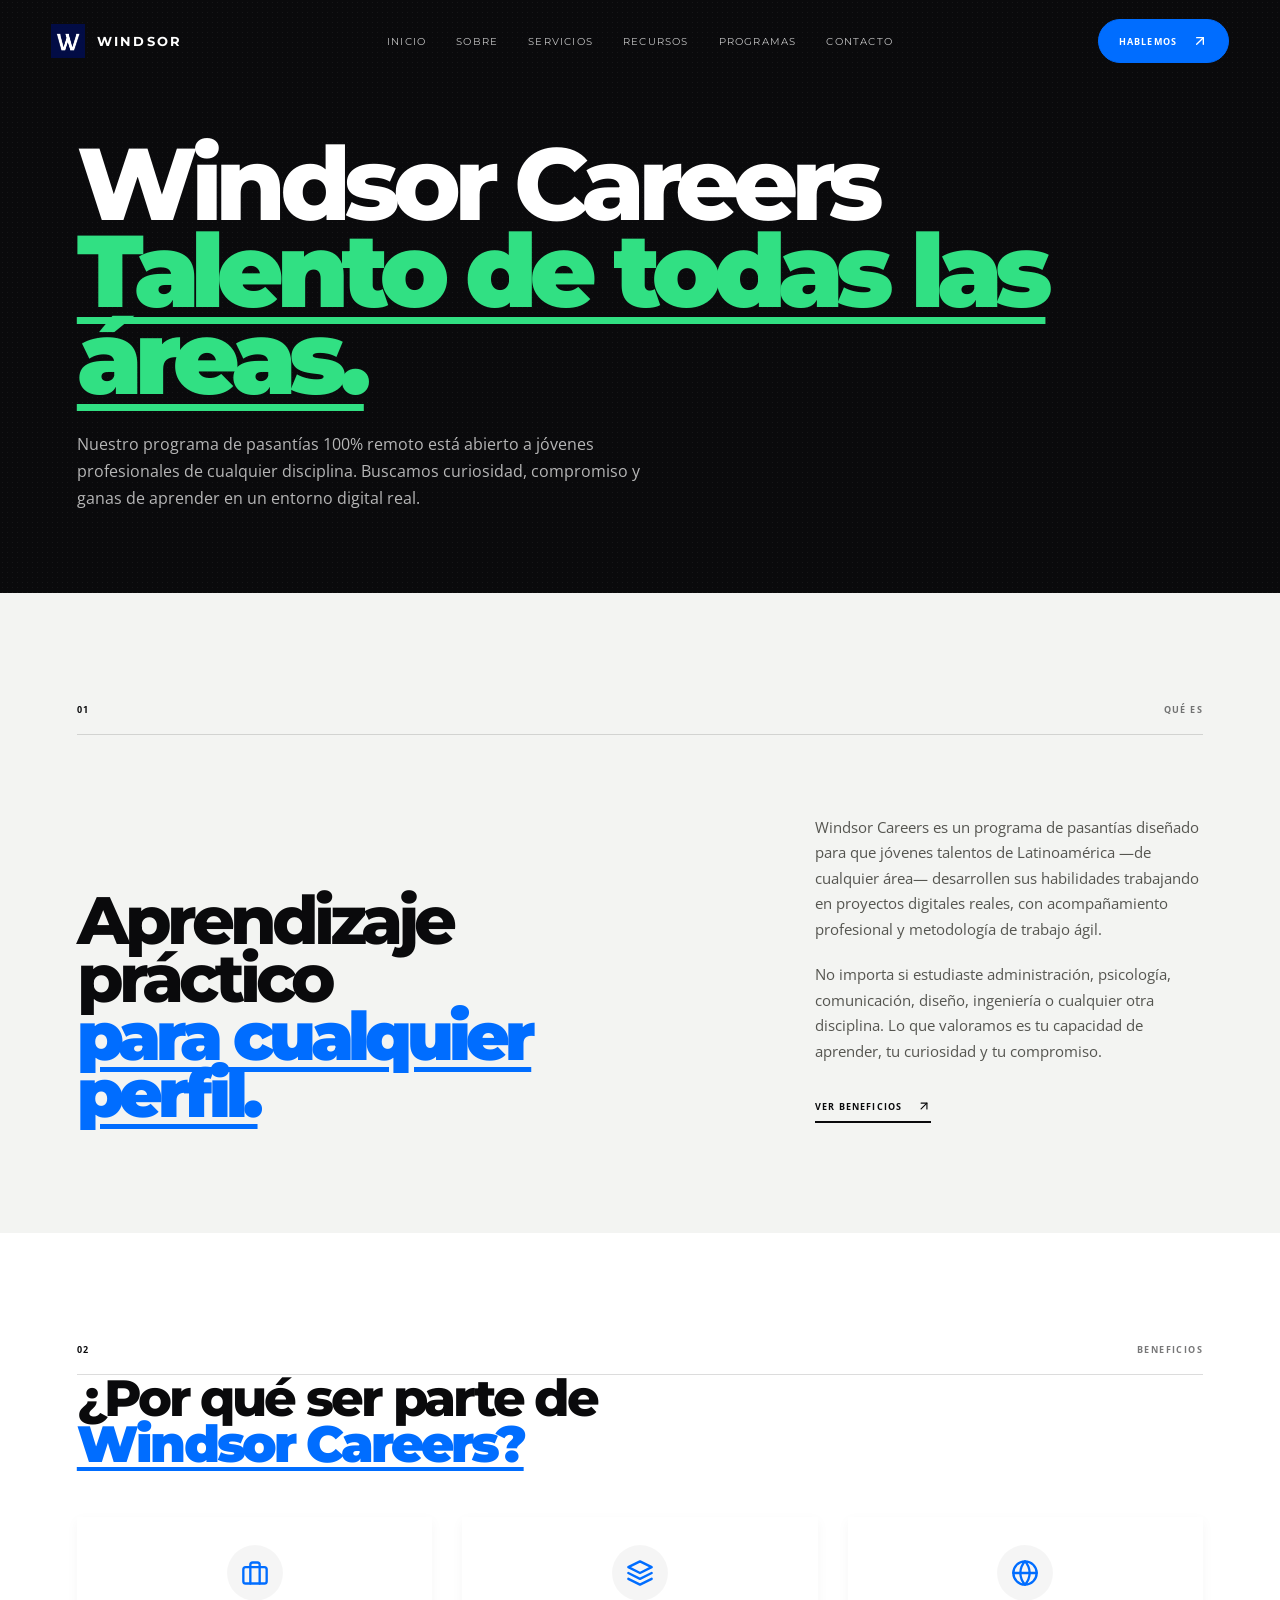
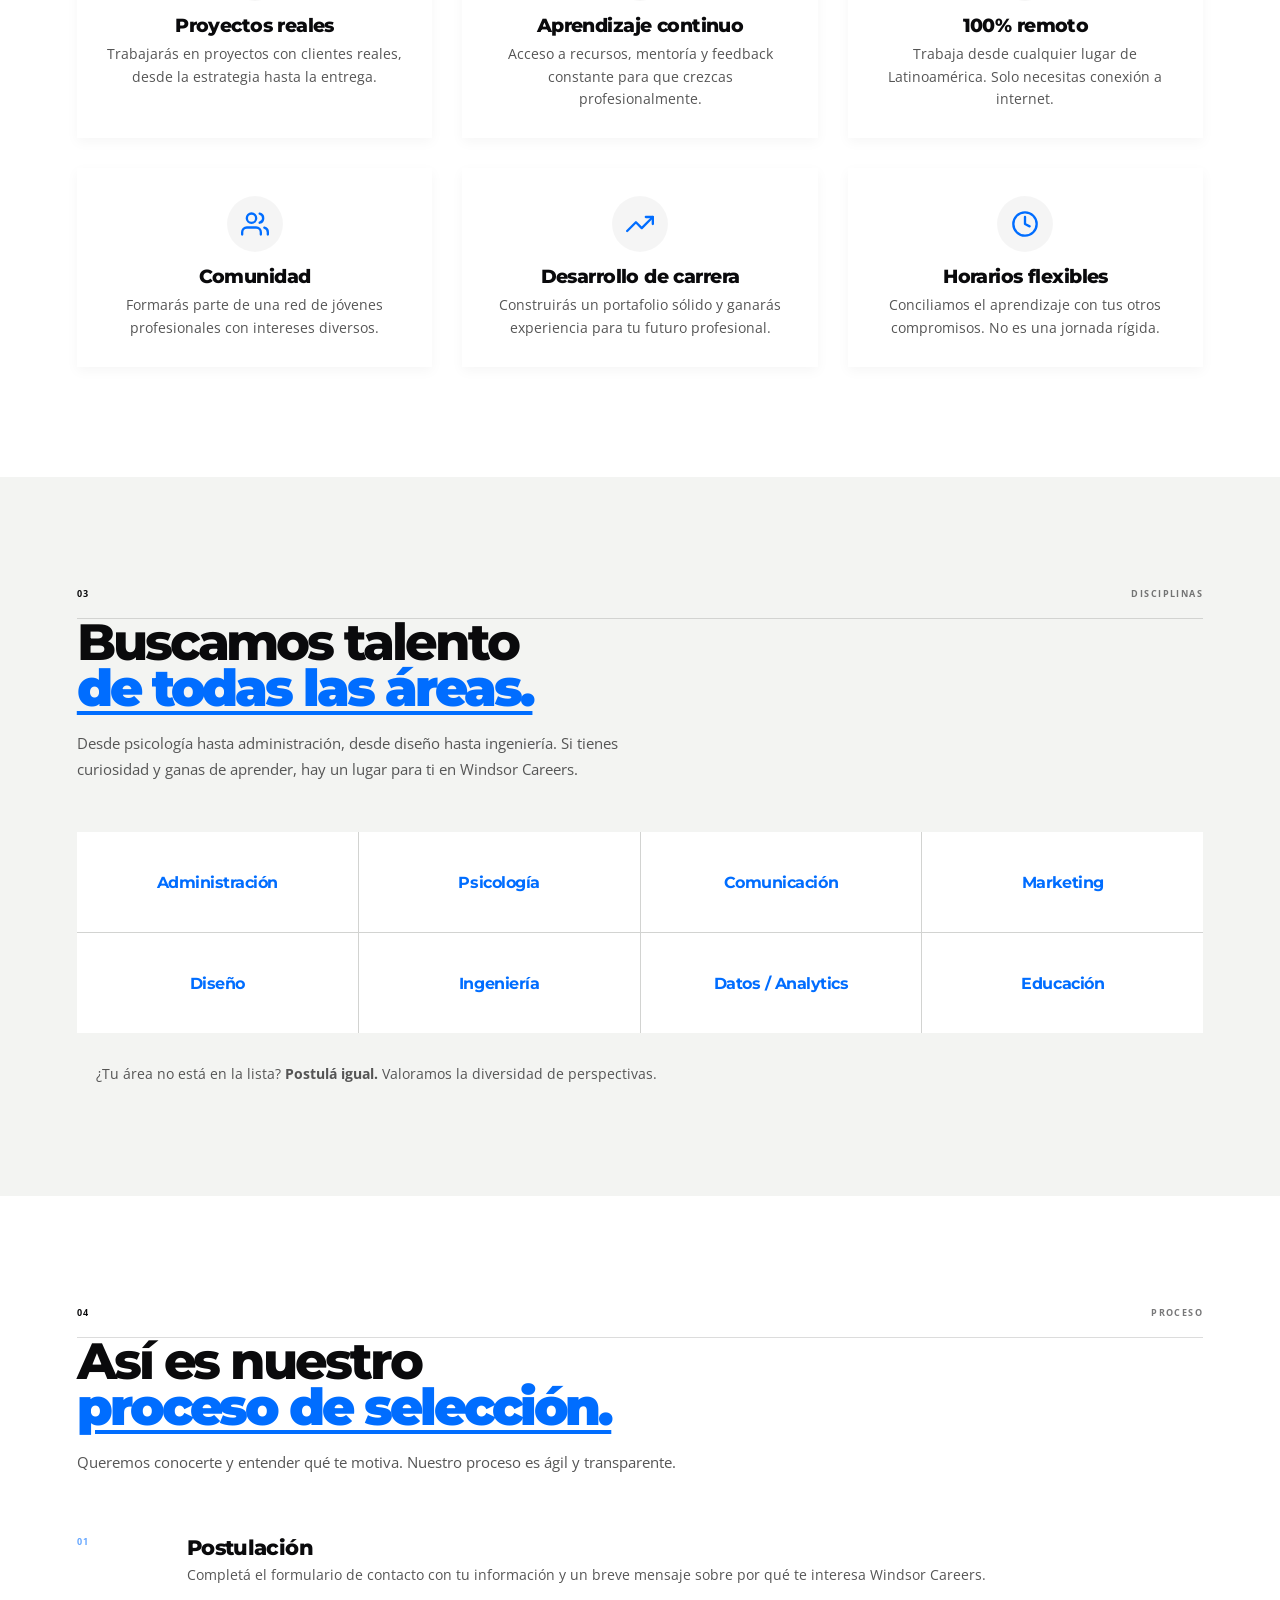
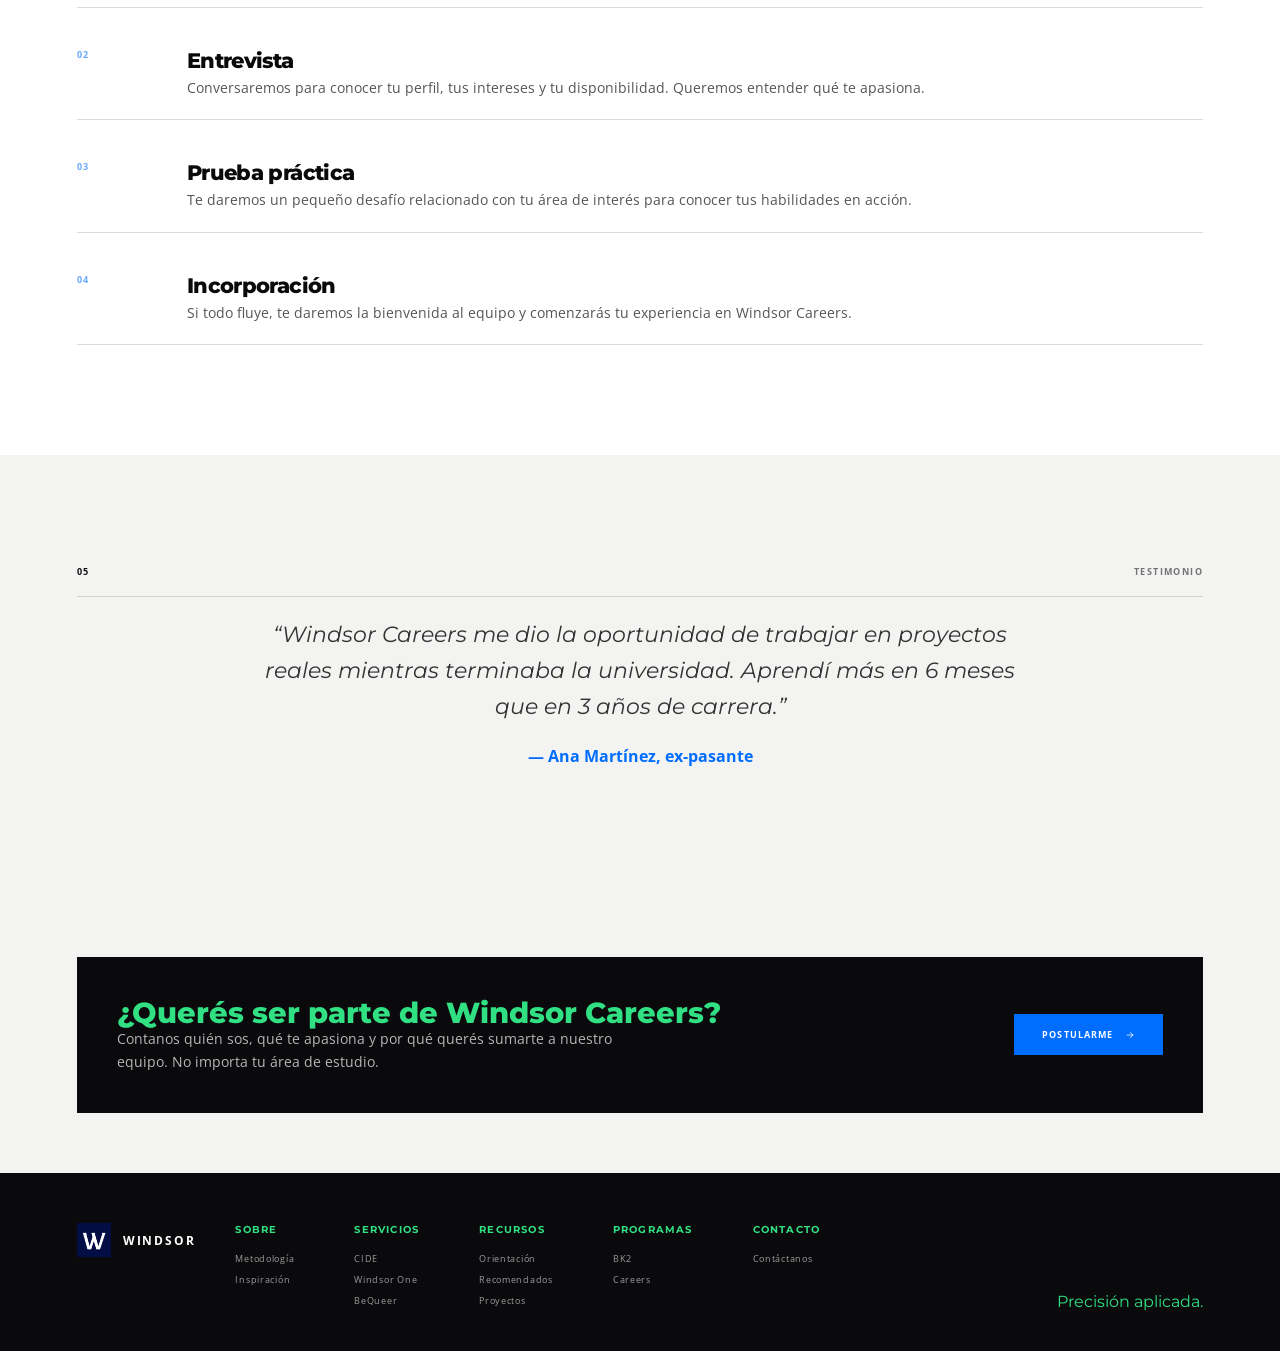
<file: careers.html>
<!DOCTYPE html>

<html lang="es">
<head>
<meta charset="utf-8"/>
<meta content="width=device-width, initial-scale=1.0" name="viewport"/>
<title>Windsor Careers — Pasantías y talento</title>
<meta content="Windsor Careers es nuestro programa de pasantías 100% remoto para jóvenes profesionales de todas las áreas. Desarrolla tu carrera en un laboratorio digital." name="description"/>
<link href="assets/favicon.png" rel="icon" type="image/png"/>
<link href="https://fonts.googleapis.com" rel="preconnect"/>
<link crossorigin="" href="https://fonts.gstatic.com" rel="preconnect"/>
<link href="https://fonts.googleapis.com/css2?family=Montserrat:wght@400;500;600;700;800;900&amp;family=Open+Sans:wght@400;500;600;700&amp;display=swap" rel="stylesheet"/>
<link href="styles.css" rel="stylesheet"/>
</head>
<body>
<div class="preloader">
<div class="preloader-logo">W</div>
<div class="preloader-line"><span></span></div>
<div class="preloader-text">WINDSOR</div>
</div><header class="header">
<a class="logo" href="index.html">
<img alt="Windsor" class="logo-icon" src="assets/favicon.png"/>
<span class="logo-name">WINDSOR</span>
</a>
<nav class="desktop-nav">
<ul class="nav-list">
<li><a href="index.html">Inicio</a></li>
<li class="dropdown">
<a href="metodologia.html">Sobre</a>
<ul class="submenu">
<li><a href="metodologia.html">Metodología</a></li>
<li><a href="inspiracion.html">Inspiración</a></li>
</ul>
</li>
<li class="dropdown">
<a href="cide.html">Servicios</a>
<ul class="submenu">
<li><a href="cide.html">CIDE</a></li>
<li><a href="windsor-one.html">Windsor One</a></li>
<li><a href="BeQueer.html">BeQueer</a></li>
</ul>
</li>
<li class="dropdown">
<a href="recomendados.html">Recursos</a>
<ul class="submenu">
<li><a href="orientacion-vocacional.html">Orientación</a></li>
<li><a href="recomendados.html">Recomendados</a></li>
<li><a href="proyectos.html">Proyectos</a></li>
</ul>
</li>
<li class="dropdown">
<a href="becas.html">Programas</a>
<ul class="submenu">
<li><a href="becas.html">BK2</a></li>
<li><a class="active" href="careers.html">Careers</a></li>
</ul>
</li>
<li><a href="contacto.html">Contacto</a></li>
</ul>
</nav>
<div class="header-actions">
<a class="header-button" href="contacto.html">
                Hablemos
                <span aria-hidden="true" class="arrow-icon">
<svg fill="none" height="16" stroke="currentColor" stroke-linecap="round" stroke-linejoin="round" stroke-width="2" viewbox="0 0 24 24" width="16">
<line x1="7" x2="17" y1="17" y2="7"></line>
<polyline points="7 7 17 7 17 17"></polyline>
</svg>
</span>
</a>
</div>
<button aria-expanded="false" aria-label="Abrir menú" class="menu-button"><span></span><span></span></button>
</header><div class="mobile-menu">
<div class="mobile-menu-inner">
<div class="mobile-menu-label">NAVEGACIÓN</div>
<a href="index.html">Inicio</a>
<div class="mobile-group-title">Sobre</div>
<a href="metodologia.html">Metodología</a>
<a href="inspiracion.html">Inspiración</a>
<div class="mobile-group-title">Servicios</div>
<a href="cide.html">CIDE</a>
<a href="windsor-one.html">Windsor One</a>
<a href="BeQueer.html">BeQueer</a>
<div class="mobile-group-title">Recursos</div>
<a href="orientacion-vocacional.html">Orientación</a>
<a href="recomendados.html">Recomendados</a>
<a href="proyectos.html">Proyectos</a>
<div class="mobile-group-title">Programas</div>
<a href="becas.html">BK2</a>
<a class="active" href="careers.html">Careers</a>
<a href="contacto.html">Contacto</a>
</div>
</div>
<main>
<section class="careers-hero">
<div class="hero-noise"></div>
<h1>
                Windsor Careers
                <em>Talento de todas las áreas.</em>
</h1>
<p>
                Nuestro programa de pasantías 100% remoto está abierto a jóvenes profesionales
                de cualquier disciplina. Buscamos curiosidad, compromiso y ganas de aprender
                en un entorno digital real.
            </p>
</section>
<section class="section" id="que-es">
<div class="section-meta"><span>01</span><span>QUÉ ES</span></div>
<div class="intro-layout">
<h2>
                    Aprendizaje práctico
                    <span>para cualquier perfil.</span>
</h2>
<div class="intro-copy">
<p>
                        Windsor Careers es un programa de pasantías diseñado para que
                        jóvenes talentos de Latinoamérica —de cualquier área— desarrollen
                        sus habilidades trabajando en proyectos digitales reales, con
                        acompañamiento profesional y metodología de trabajo ágil.
                    </p>
<p>
                        No importa si estudiaste administración, psicología, comunicación,
                        diseño, ingeniería o cualquier otra disciplina. Lo que valoramos
                        es tu capacidad de aprender, tu curiosidad y tu compromiso.
                    </p>
<a class="underlined-link" href="#beneficios">
                        Ver beneficios
                        <span aria-hidden="true" class="arrow-icon">
<svg fill="none" height="14" stroke="currentColor" stroke-linecap="round" stroke-linejoin="round" stroke-width="2" viewbox="0 0 24 24" width="14">
<line x1="7" x2="17" y1="17" y2="7"></line>
<polyline points="7 7 17 7 17 17"></polyline>
</svg>
</span>
</a>
</div>
</div>
</section>
<section class="section" id="beneficios" style="background:var(--white);">
<div class="section-meta"><span>02</span><span>BENEFICIOS</span></div>
<div class="container">
<h2 style="font-size:clamp(2rem,4vw,3.5rem); letter-spacing:-0.06em; line-height:0.9; margin-bottom:20px;">
                    ¿Por qué ser parte de
                    <span style="display:block; font-family:var(--sans); font-weight:900; text-decoration:underline; text-decoration-thickness:0.07em; text-underline-offset:0.1em; color:var(--blue);">Windsor Careers?</span>
</h2>
<div class="benefits-grid">
<div class="benefit-item" data-reveal="">
<div class="icon-wrap">
<svg viewbox="0 0 24 24">
<rect height="14" rx="2" ry="2" width="20" x="2" y="7"></rect>
<path d="M16 21V5a2 2 0 0 0-2-2h-4a2 2 0 0 0-2 2v16"></path>
</svg>
</div>
<h3>Proyectos reales</h3>
<p>Trabajarás en proyectos con clientes reales, desde la estrategia hasta la entrega.</p>
</div>
<div class="benefit-item" data-reveal="">
<div class="icon-wrap">
<svg viewbox="0 0 24 24">
<path d="M12 2L2 7l10 5 10-5-10-5z"></path>
<path d="M2 17l10 5 10-5"></path>
<path d="M2 12l10 5 10-5"></path>
</svg>
</div>
<h3>Aprendizaje continuo</h3>
<p>Acceso a recursos, mentoría y feedback constante para que crezcas profesionalmente.</p>
</div>
<div class="benefit-item" data-reveal="">
<div class="icon-wrap">
<svg viewbox="0 0 24 24">
<circle cx="12" cy="12" r="10"></circle>
<line x1="2" x2="22" y1="12" y2="12"></line>
<path d="M12 2a15.3 15.3 0 0 1 4 10 15.3 15.3 0 0 1-4 10 15.3 15.3 0 0 1-4-10 15.3 15.3 0 0 1 4-10z"></path>
</svg>
</div>
<h3>100% remoto</h3>
<p>Trabaja desde cualquier lugar de Latinoamérica. Solo necesitas conexión a internet.</p>
</div>
<div class="benefit-item" data-reveal="">
<div class="icon-wrap">
<svg viewbox="0 0 24 24">
<path d="M17 21v-2a4 4 0 0 0-4-4H5a4 4 0 0 0-4 4v2"></path>
<circle cx="9" cy="7" r="4"></circle>
<path d="M23 21v-2a4 4 0 0 0-3-3.87"></path>
<path d="M16 3.13a4 4 0 0 1 0 7.75"></path>
</svg>
</div>
<h3>Comunidad</h3>
<p>Formarás parte de una red de jóvenes profesionales con intereses diversos.</p>
</div>
<div class="benefit-item" data-reveal="">
<div class="icon-wrap">
<svg viewbox="0 0 24 24">
<polyline points="23 6 13.5 15.5 8.5 10.5 1 18"></polyline>
<polyline points="17 6 23 6 23 12"></polyline>
</svg>
</div>
<h3>Desarrollo de carrera</h3>
<p>Construirás un portafolio sólido y ganarás experiencia para tu futuro profesional.</p>
</div>
<div class="benefit-item" data-reveal="">
<div class="icon-wrap">
<svg viewbox="0 0 24 24">
<circle cx="12" cy="12" r="10"></circle>
<polyline points="12 6 12 12 16 14"></polyline>
</svg>
</div>
<h3>Horarios flexibles</h3>
<p>Conciliamos el aprendizaje con tus otros compromisos. No es una jornada rígida.</p>
</div>
</div>
</div>
</section>
<section class="section" style="background:var(--cream);">
<div class="section-meta"><span>03</span><span>DISCIPLINAS</span></div>
<div class="container">
<h2 style="font-size:clamp(2rem,4vw,3.5rem); letter-spacing:-0.06em; line-height:0.9; margin-bottom:20px;">
                    Buscamos talento
                    <span style="display:block; font-family:var(--sans); font-weight:900; text-decoration:underline; text-decoration-thickness:0.07em; text-underline-offset:0.1em; color:var(--blue);">de todas las áreas.</span>
</h2>
<p style="color:#555; max-width:600px; font-size:15px; line-height:1.7; margin-bottom:40px;">
                    Desde psicología hasta administración, desde diseño hasta ingeniería.
                    Si tienes curiosidad y ganas de aprender, hay un lugar para ti en Windsor Careers.
                </p>
<div class="areas-grid">
<div class="area-item" data-reveal=""><h4>Administración</h4></div>
<div class="area-item" data-reveal=""><h4>Psicología</h4></div>
<div class="area-item" data-reveal=""><h4>Comunicación</h4></div>
<div class="area-item" data-reveal=""><h4>Marketing</h4></div>
<div class="area-item" data-reveal=""><h4>Diseño</h4></div>
<div class="area-item" data-reveal=""><h4>Ingeniería</h4></div>
<div class="area-item" data-reveal=""><h4>Datos / Analytics</h4></div>
<div class="area-item" data-reveal=""><h4>Educación</h4></div>
</div>
<p style="color:#555; max-width:600px; font-size:14px; line-height:1.6; margin-top:30px; text-align:center;">
                    ¿Tu área no está en la lista? <strong>Postulá igual.</strong> Valoramos la diversidad de perspectivas.
                </p>
</div>
</section>
<section class="section" style="background:var(--white);">
<div class="section-meta"><span>04</span><span>PROCESO</span></div>
<div class="container">
<h2 style="font-size:clamp(2rem,4vw,3.5rem); letter-spacing:-0.06em; line-height:0.9; margin-bottom:20px;">
                    Así es nuestro
                    <span style="display:block; font-family:var(--sans); font-weight:900; text-decoration:underline; text-decoration-thickness:0.07em; text-underline-offset:0.1em; color:var(--blue);">proceso de selección.</span>
</h2>
<p style="color:#555; max-width:600px; font-size:15px; line-height:1.7; margin-bottom:40px;">
                    Queremos conocerte y entender qué te motiva. Nuestro proceso es ágil y transparente.
                </p>
<div class="timeline">
<div class="timeline-step" data-reveal="">
<span class="num">01</span>
<div>
<h3>Postulación</h3>
<p>Completá el formulario de contacto con tu información y un breve mensaje sobre por qué te interesa Windsor Careers.</p>
</div>
</div>
<div class="timeline-step" data-reveal="">
<span class="num">02</span>
<div>
<h3>Entrevista</h3>
<p>Conversaremos para conocer tu perfil, tus intereses y tu disponibilidad. Queremos entender qué te apasiona.</p>
</div>
</div>
<div class="timeline-step" data-reveal="">
<span class="num">03</span>
<div>
<h3>Prueba práctica</h3>
<p>Te daremos un pequeño desafío relacionado con tu área de interés para conocer tus habilidades en acción.</p>
</div>
</div>
<div class="timeline-step" data-reveal="">
<span class="num">04</span>
<div>
<h3>Incorporación</h3>
<p>Si todo fluye, te daremos la bienvenida al equipo y comenzarás tu experiencia en Windsor Careers.</p>
</div>
</div>
</div>
</div>
</section>
<section class="section" style="background:var(--cream);">
<div class="section-meta"><span>05</span><span>TESTIMONIO</span></div>
<div class="container">
<div style="max-width:800px; margin:0 auto; text-align:center; padding:20px;">
<blockquote style="font-size:1.4rem; font-style:italic; color:#333; line-height:1.6; font-family:var(--serif);">
                        “Windsor Careers me dio la oportunidad de trabajar en proyectos reales mientras terminaba la universidad. Aprendí más en 6 meses que en 3 años de carrera.”
                    </blockquote>
<p style="margin-top:20px; font-weight:700; color:var(--blue);">— Ana Martínez, ex-pasante</p>
</div>
</div>
</section>
<div class="container" style="max-width:var(--max-width); margin:60px auto; padding:0 6vw;">
<div style="background:var(--black); color:var(--white); padding:40px; display:flex; justify-content:space-between; align-items:center; gap:30px; flex-wrap:wrap;">
<div>
<h3 style="color:var(--green); font-size:1.8rem; line-height:1.1;">¿Querés ser parte de Windsor Careers?</h3>
<p style="color:rgba(255,255,255,0.7); max-width:500px; font-size:14px; line-height:1.6;">
                        Contanos quién sos, qué te apasiona y por qué querés sumarte a nuestro equipo.
                        No importa tu área de estudio.
                    </p>
</div>
<a href="contacto.html" style="padding:14px 28px; background:var(--blue); color:var(--white); font-size:9px; font-weight:700; letter-spacing:0.12em; text-transform:uppercase; transition:transform 0.25s; display:inline-flex; align-items:center; gap:12px;">
                    Postularme <svg aria-hidden="true" class="svg-icon svg-arrow" viewbox="0 0 24 24"><path d="M5 12h14M13 6l6 6-6 6"></path></svg>
</a>
</div>
</div>
</main><footer class="footer">
<div class="footer-logo">
<img alt="Windsor" src="assets/favicon.png" style="width:34px; height:34px; display:block;"/>
<span>WINDSOR</span>
</div>
<div class="footer-groups">
<div class="footer-group">
<h4>Sobre</h4>
<a href="metodologia.html">Metodología</a>
<a href="inspiracion.html">Inspiración</a>
</div>
<div class="footer-group">
<h4>Servicios</h4>
<a href="cide.html">CIDE</a>
<a href="windsor-one.html">Windsor One</a>
<a href="BeQueer.html">BeQueer</a>
</div>
<div class="footer-group">
<h4>Recursos</h4>
<a href="orientacion-vocacional.html">Orientación</a>
<a href="recomendados.html">Recomendados</a>
<a href="proyectos.html">Proyectos</a>
</div>
<div class="footer-group">
<h4>Programas</h4>
<a href="becas.html">BK2</a>
<a class="active" href="careers.html">Careers</a>
</div>
<div class="footer-group">
<h4>Contacto</h4>
<a href="contacto.html">Contáctanos</a>
</div>
</div>
<div class="footer-tagline">Precisión aplicada.</div>
</footer>
<script src="script.js"></script>
</body>
</html>
</file>
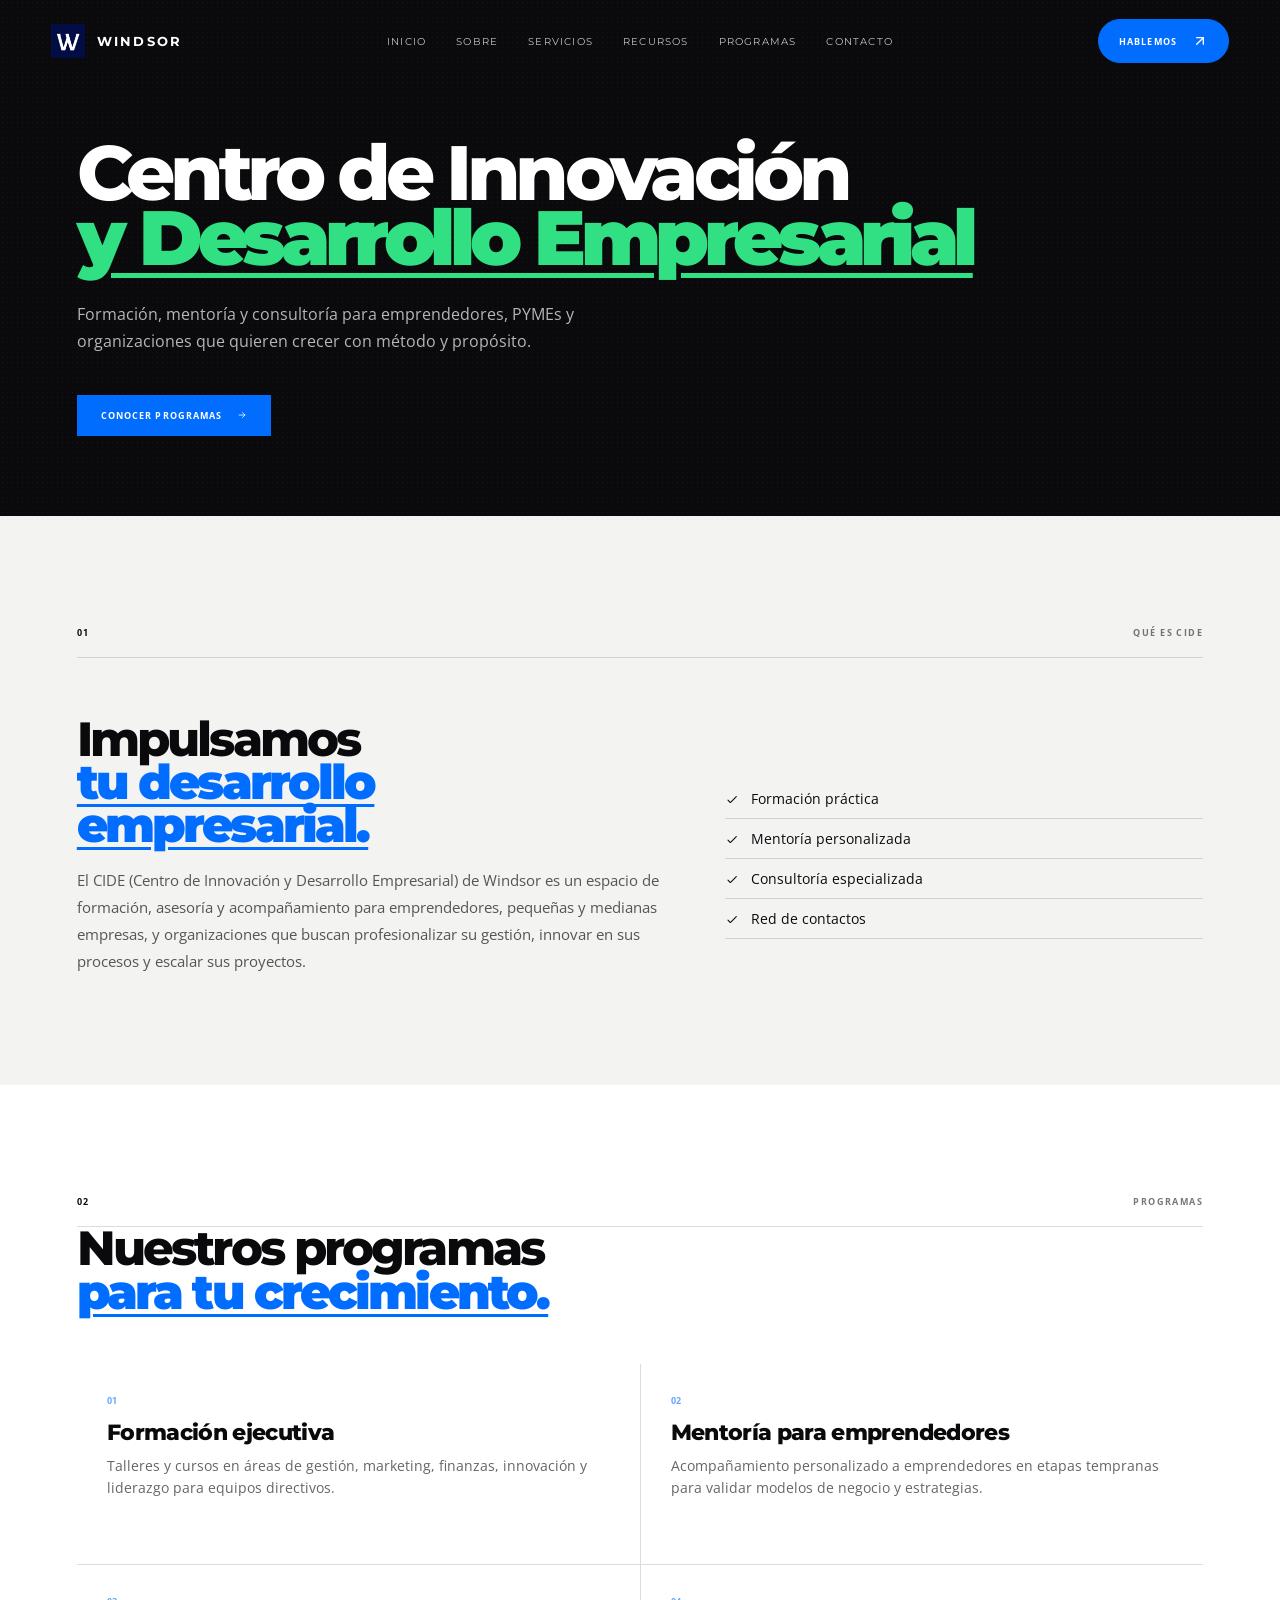
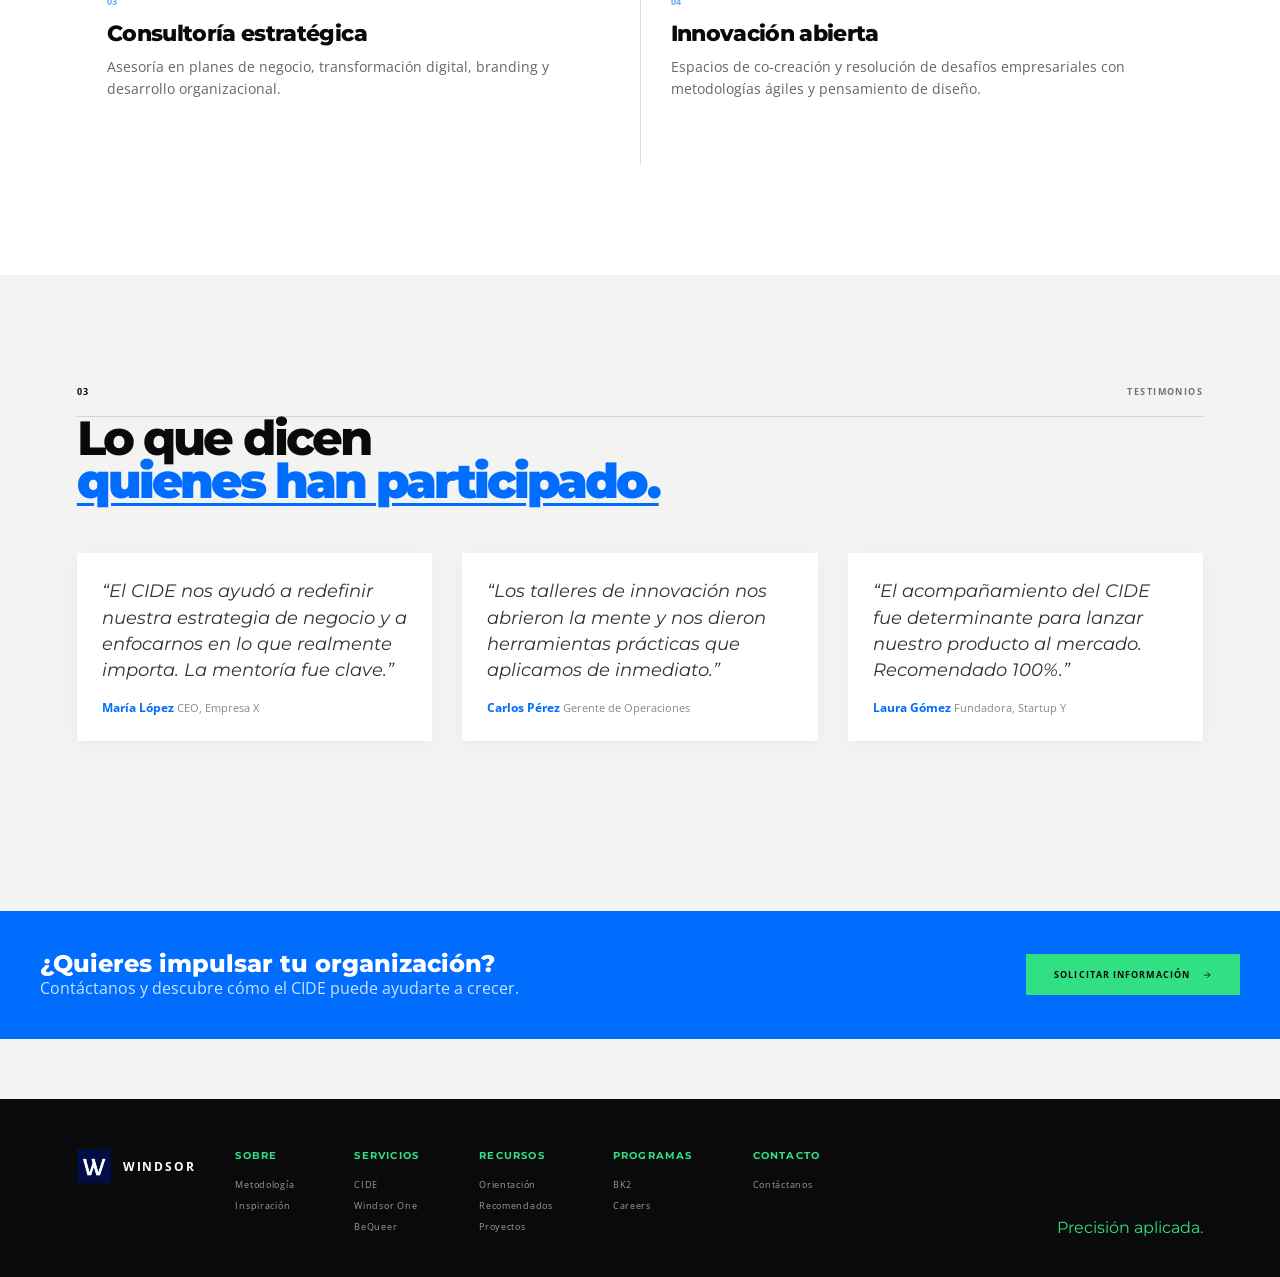
<file: cide.html>
<!DOCTYPE html>

<html lang="es">
<head>
<meta charset="utf-8"/>
<meta content="width=device-width, initial-scale=1.0" name="viewport"/>
<title>Windsor — CIDE: Centro de Innovación y Desarrollo Empresarial</title>
<meta content="El CIDE de Windsor ofrece formación, mentoría y consultoría para emprendedores, PYMEs y organizaciones." name="description"/>
<link href="assets/favicon.png" rel="icon" type="image/png"/>
<link href="https://fonts.googleapis.com" rel="preconnect"/>
<link crossorigin="" href="https://fonts.gstatic.com" rel="preconnect"/>
<link href="https://fonts.googleapis.com/css2?family=Montserrat:wght@400;500;600;700;800;900&amp;family=Open+Sans:wght@400;500;600;700&amp;display=swap" rel="stylesheet"/>
<link href="styles.css" rel="stylesheet"/>
</head>
<body>
<div class="preloader">
<div class="preloader-logo">W</div>
<div class="preloader-line"><span></span></div>
<div class="preloader-text">WINDSOR</div>
</div><header class="header">
<a class="logo" href="index.html">
<img alt="Windsor" class="logo-icon" src="assets/favicon.png"/>
<span class="logo-name">WINDSOR</span>
</a>
<nav class="desktop-nav">
<ul class="nav-list">
<li><a href="index.html">Inicio</a></li>
<li class="dropdown">
<a href="metodologia.html">Sobre</a>
<ul class="submenu">
<li><a href="metodologia.html">Metodología</a></li>
<li><a href="inspiracion.html">Inspiración</a></li>
</ul>
</li>
<li class="dropdown">
<a href="cide.html">Servicios</a>
<ul class="submenu">
<li><a class="active" href="cide.html">CIDE</a></li>
<li><a href="windsor-one.html">Windsor One</a></li>
<li><a href="BeQueer.html">BeQueer</a></li>
</ul>
</li>
<li class="dropdown">
<a href="recomendados.html">Recursos</a>
<ul class="submenu">
<li><a href="orientacion-vocacional.html">Orientación</a></li>
<li><a href="recomendados.html">Recomendados</a></li>
<li><a href="proyectos.html">Proyectos</a></li>
</ul>
</li>
<li class="dropdown">
<a href="becas.html">Programas</a>
<ul class="submenu">
<li><a href="becas.html">BK2</a></li>
<li><a href="careers.html">Careers</a></li>
</ul>
</li>
<li><a href="contacto.html">Contacto</a></li>
</ul>
</nav>
<div class="header-actions">
<a class="header-button" href="contacto.html">
                Hablemos
                <span aria-hidden="true" class="arrow-icon">
<svg fill="none" height="16" stroke="currentColor" stroke-linecap="round" stroke-linejoin="round" stroke-width="2" viewbox="0 0 24 24" width="16">
<line x1="7" x2="17" y1="17" y2="7"></line>
<polyline points="7 7 17 7 17 17"></polyline>
</svg>
</span>
</a>
</div>
<button aria-expanded="false" aria-label="Abrir menú" class="menu-button"><span></span><span></span></button>
</header><div class="mobile-menu">
<div class="mobile-menu-inner">
<div class="mobile-menu-label">NAVEGACIÓN</div>
<a href="index.html">Inicio</a>
<div class="mobile-group-title">Sobre</div>
<a href="metodologia.html">Metodología</a>
<a href="inspiracion.html">Inspiración</a>
<div class="mobile-group-title">Servicios</div>
<a class="active" href="cide.html">CIDE</a>
<a href="windsor-one.html">Windsor One</a>
<a href="BeQueer.html">BeQueer</a>
<div class="mobile-group-title">Recursos</div>
<a href="orientacion-vocacional.html">Orientación</a>
<a href="recomendados.html">Recomendados</a>
<a href="proyectos.html">Proyectos</a>
<div class="mobile-group-title">Programas</div>
<a href="becas.html">BK2</a>
<a href="careers.html">Careers</a>
<a href="contacto.html">Contacto</a>
</div>
</div>
<main>
<section class="cide-hero">
<div class="hero-noise"></div>
<h1>Centro de Innovación <em>y Desarrollo Empresarial</em></h1>
<p>Formación, mentoría y consultoría para emprendedores, PYMEs y organizaciones que quieren crecer con método y propósito.</p>
<a class="cta" href="#programas">Conocer programas <svg aria-hidden="true" class="svg-icon svg-arrow" viewbox="0 0 24 24"><path d="M5 12h14M13 6l6 6-6 6"></path></svg></a>
</section>
<section class="section">
<div class="section-meta"><span>01</span><span>QUÉ ES CIDE</span></div>
<div class="container grid-2">
<div>
<h2>Impulsamos <span>tu desarrollo empresarial.</span></h2>
<p>El CIDE (Centro de Innovación y Desarrollo Empresarial) de Windsor es un espacio de formación, asesoría y acompañamiento para emprendedores, pequeñas y medianas empresas, y organizaciones que buscan profesionalizar su gestión, innovar en sus procesos y escalar sus proyectos.</p>
</div>
<div>
<ul style="list-style:none; margin-top:25px;">
<li style="padding:10px 0; border-bottom:1px solid var(--line); font-size:14px; display:flex; gap:12px; align-items:center;"><strong><svg aria-hidden="true" class="svg-icon svg-check" viewbox="0 0 24 24"><path d="m5 12 4 4L19 6"></path></svg></strong> Formación práctica</li>
<li style="padding:10px 0; border-bottom:1px solid var(--line); font-size:14px; display:flex; gap:12px; align-items:center;"><strong><svg aria-hidden="true" class="svg-icon svg-check" viewbox="0 0 24 24"><path d="m5 12 4 4L19 6"></path></svg></strong> Mentoría personalizada</li>
<li style="padding:10px 0; border-bottom:1px solid var(--line); font-size:14px; display:flex; gap:12px; align-items:center;"><strong><svg aria-hidden="true" class="svg-icon svg-check" viewbox="0 0 24 24"><path d="m5 12 4 4L19 6"></path></svg></strong> Consultoría especializada</li>
<li style="padding:10px 0; border-bottom:1px solid var(--line); font-size:14px; display:flex; gap:12px; align-items:center;"><strong><svg aria-hidden="true" class="svg-icon svg-check" viewbox="0 0 24 24"><path d="m5 12 4 4L19 6"></path></svg></strong> Red de contactos</li>
</ul>
</div>
</div>
</section>
<section class="section" style="background:var(--white);">
<div class="section-meta"><span>02</span><span>PROGRAMAS</span></div>
<div class="container" id="programas">
<h2 style="font-size:clamp(2.1rem,3.75vw,3rem); letter-spacing:-0.06em; line-height:0.9;">
                    Nuestros programas
                    <span style="display:block; font-family:var(--sans); font-weight:900; text-decoration:underline; text-decoration-thickness:0.07em; text-underline-offset:0.1em; color:var(--blue);">para tu crecimiento.</span>
</h2>
<div class="programas-grid">
<div class="programa">
<span class="num">01</span>
<h3>Formación ejecutiva</h3>
<p>Talleres y cursos en áreas de gestión, marketing, finanzas, innovación y liderazgo para equipos directivos.</p>
</div>
<div class="programa">
<span class="num">02</span>
<h3>Mentoría para emprendedores</h3>
<p>Acompañamiento personalizado a emprendedores en etapas tempranas para validar modelos de negocio y estrategias.</p>
</div>
<div class="programa">
<span class="num">03</span>
<h3>Consultoría estratégica</h3>
<p>Asesoría en planes de negocio, transformación digital, branding y desarrollo organizacional.</p>
</div>
<div class="programa">
<span class="num">04</span>
<h3>Innovación abierta</h3>
<p>Espacios de co-creación y resolución de desafíos empresariales con metodologías ágiles y pensamiento de diseño.</p>
</div>
</div>
</div>
</section>
<section class="section">
<div class="section-meta"><span>03</span><span>TESTIMONIOS</span></div>
<div class="container">
<h2 style="font-size:clamp(2.1rem,3.75vw,3rem); letter-spacing:-0.06em; line-height:0.9; margin-bottom:20px;">
                    Lo que dicen <span style="display:block; font-family:var(--sans); font-weight:900; text-decoration:underline; text-decoration-thickness:0.07em; text-underline-offset:0.1em; color:var(--blue);">quienes han participado.</span>
</h2>
<div class="testimonios">
<div class="testimonio">
<blockquote>“El CIDE nos ayudó a redefinir nuestra estrategia de negocio y a enfocarnos en lo que realmente importa. La mentoría fue clave.”</blockquote>
<div class="autor">María López <span class="cargo">CEO, Empresa X</span></div>
</div>
<div class="testimonio">
<blockquote>“Los talleres de innovación nos abrieron la mente y nos dieron herramientas prácticas que aplicamos de inmediato.”</blockquote>
<div class="autor">Carlos Pérez <span class="cargo">Gerente de Operaciones</span></div>
</div>
<div class="testimonio">
<blockquote>“El acompañamiento del CIDE fue determinante para lanzar nuestro producto al mercado. Recomendado 100%.”</blockquote>
<div class="autor">Laura Gómez <span class="cargo">Fundadora, Startup Y</span></div>
</div>
</div>
</div>
</section>
<div class="container" style="margin-bottom:60px;">
<div class="callout">
<div>
<h3>¿Quieres impulsar tu organización?</h3>
<p>Contáctanos y descubre cómo el CIDE puede ayudarte a crecer.</p>
</div>
<a class="btn" href="contacto.html">Solicitar información <svg aria-hidden="true" class="svg-icon svg-arrow" viewbox="0 0 24 24"><path d="M5 12h14M13 6l6 6-6 6"></path></svg></a>
</div>
</div>
</main><footer class="footer">
<div class="footer-logo">
<img alt="Windsor" src="assets/favicon.png" style="width:34px; height:34px; display:block;"/>
<span>WINDSOR</span>
</div>
<div class="footer-groups">
<div class="footer-group">
<h4>Sobre</h4>
<a href="metodologia.html">Metodología</a>
<a href="inspiracion.html">Inspiración</a>
</div>
<div class="footer-group">
<h4>Servicios</h4>
<a class="active" href="cide.html">CIDE</a>
<a href="windsor-one.html">Windsor One</a>
<a href="BeQueer.html">BeQueer</a>
</div>
<div class="footer-group">
<h4>Recursos</h4>
<a href="orientacion-vocacional.html">Orientación</a>
<a href="recomendados.html">Recomendados</a>
<a href="proyectos.html">Proyectos</a>
</div>
<div class="footer-group">
<h4>Programas</h4>
<a href="becas.html">BK2</a>
<a href="careers.html">Careers</a>
</div>
<div class="footer-group">
<h4>Contacto</h4>
<a href="contacto.html">Contáctanos</a>
</div>
</div>
<div class="footer-tagline">Precisión aplicada.</div>
</footer>
<script src="script.js"></script>
</body>
</html>
</file>
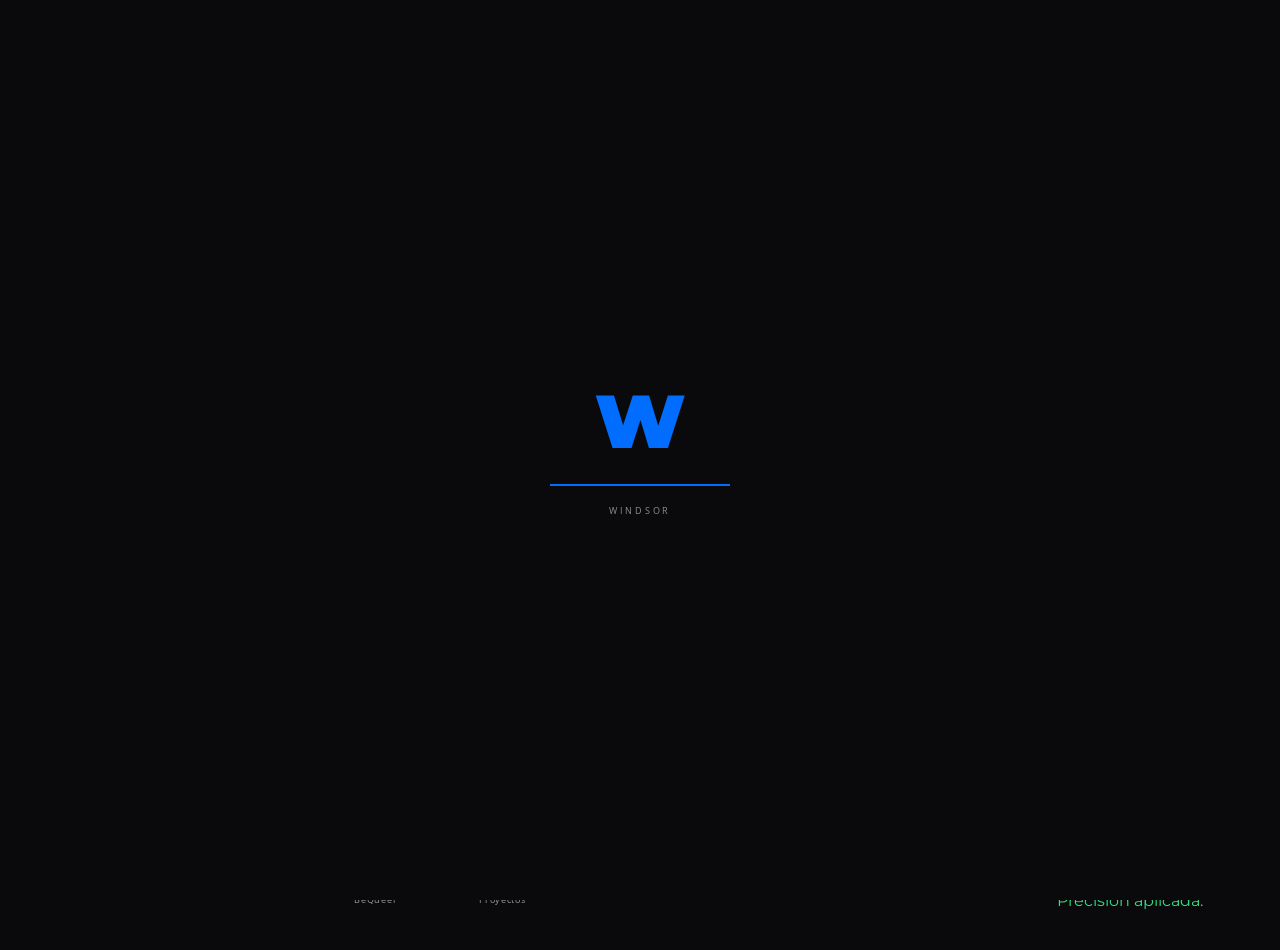
<file: contacto.html>
<!DOCTYPE html>

<html lang="es">
<head>
<meta charset="utf-8"/>
<meta content="width=device-width, initial-scale=1.0" name="viewport"/>
<title>Windsor — Contacto</title>
<meta content="Ponte en contacto con Windsor. Cuéntanos tu proyecto, idea o consulta." name="description"/>
<link href="assets/favicon.png" rel="icon" type="image/png"/>
<link href="https://fonts.googleapis.com" rel="preconnect"/>
<link crossorigin="" href="https://fonts.gstatic.com" rel="preconnect"/>
<link href="https://fonts.googleapis.com/css2?family=Montserrat:wght@400;500;600;700;800;900&amp;family=Open+Sans:wght@400;500;600;700&amp;display=swap" rel="stylesheet"/>
<link href="styles.css" rel="stylesheet"/>
</head>
<body>
<div class="preloader">
<div class="preloader-logo">W</div>
<div class="preloader-line"><span></span></div>
<div class="preloader-text">WINDSOR</div>
</div><header class="header">
<a class="logo" href="index.html">
<img alt="Windsor" class="logo-icon" src="assets/favicon.png"/>
<span class="logo-name">WINDSOR</span>
</a>
<nav class="desktop-nav">
<ul class="nav-list">
<li><a href="index.html">Inicio</a></li>
<li class="dropdown">
<a href="metodologia.html">Sobre</a>
<ul class="submenu">
<li><a href="metodologia.html">Metodología</a></li>
<li><a href="inspiracion.html">Inspiración</a></li>
</ul>
</li>
<li class="dropdown">
<a href="cide.html">Servicios</a>
<ul class="submenu">
<li><a href="cide.html">CIDE</a></li>
<li><a href="windsor-one.html">Windsor One</a></li>
<li><a href="BeQueer.html">BeQueer</a></li>
</ul>
</li>
<li class="dropdown">
<a href="recomendados.html">Recursos</a>
<ul class="submenu">
<li><a href="orientacion-vocacional.html">Orientación</a></li>
<li><a href="recomendados.html">Recomendados</a></li>
<li><a href="proyectos.html">Proyectos</a></li>
</ul>
</li>
<li class="dropdown">
<a href="becas.html">Programas</a>
<ul class="submenu">
<li><a href="becas.html">BK2</a></li>
<li><a href="careers.html">Careers</a></li>
</ul>
</li>
<li><a class="active" href="contacto.html">Contacto</a></li>
</ul>
</nav>
<div class="header-actions">
<a class="header-button active" href="contacto.html">
                Hablemos
                <span aria-hidden="true" class="arrow-icon">
<svg fill="none" height="16" stroke="currentColor" stroke-linecap="round" stroke-linejoin="round" stroke-width="2" viewbox="0 0 24 24" width="16">
<line x1="7" x2="17" y1="17" y2="7"></line>
<polyline points="7 7 17 7 17 17"></polyline>
</svg>
</span>
</a>
</div>
<button aria-expanded="false" aria-label="Abrir menú" class="menu-button"><span></span><span></span></button>
</header><div class="mobile-menu">
<div class="mobile-menu-inner">
<div class="mobile-menu-label">NAVEGACIÓN</div>
<a href="index.html">Inicio</a>
<div class="mobile-group-title">Sobre</div>
<a href="metodologia.html">Metodología</a>
<a href="inspiracion.html">Inspiración</a>
<div class="mobile-group-title">Servicios</div>
<a href="cide.html">CIDE</a>
<a href="windsor-one.html">Windsor One</a>
<a href="BeQueer.html">BeQueer</a>
<div class="mobile-group-title">Recursos</div>
<a href="orientacion-vocacional.html">Orientación</a>
<a href="recomendados.html">Recomendados</a>
<a href="proyectos.html">Proyectos</a>
<div class="mobile-group-title">Programas</div>
<a href="becas.html">BK2</a>
<a href="careers.html">Careers</a>
<a class="active" href="contacto.html">Contacto</a>
</div>
</div>
<main class="contact-page-wrapper">
<div class="contact-grid">
<div class="contact-form">
<h2>Escribinos <em>un mensaje.</em></h2>
<p class="subtitle">Completá el formulario y te responderemos a la brevedad.</p>
<form action="https://script.google.com/macros/s/AKfycbyG9GMdyh1PTEvUxutQtD3GjNt2iGei3Iw26fB08ay3Pu89Eliv2pSKJS_ja8LF-glanw/exec" id="contactForm" method="POST">
<div class="form-row">
<div class="form-group">
<label for="nombre">Tu nombre</label>
<input id="nombre" name="nombre" placeholder="ej. María González" required="" type="text"/>
</div>
<div class="form-group">
<label for="email">Tu correo</label>
<input id="email" name="email" placeholder="ej. maria@ejemplo.com" required="" type="email"/>
</div>
</div>
<div class="form-group">
<label for="asunto">Asunto</label>
<input id="asunto" name="asunto" placeholder="¿Sobre qué querés hablar?" required="" type="text"/>
</div>
<div class="form-group">
<label for="mensaje">Mensaje</label>
<textarea id="mensaje" name="mensaje" placeholder="Contanos tu idea, proyecto o consulta..." required=""></textarea>
</div>
<button class="submit-btn" id="submitBtn" type="submit">
<span class="btn-text">Enviar mensaje</span>
<span class="spinner"></span>
<span class="arrow-icon">
<svg fill="none" height="16" stroke="currentColor" stroke-linecap="round" stroke-linejoin="round" stroke-width="2" viewbox="0 0 24 24" width="16">
<line x1="7" x2="17" y1="17" y2="7"></line>
<polyline points="7 7 17 7 17 17"></polyline>
</svg>
</span>
</button>
</form>
<div class="success-message" id="successMessage"><svg aria-hidden="true" class="svg-icon svg-check" viewbox="0 0 24 24"><circle cx="12" cy="12" r="9"></circle><path d="m8 12 3 3 5-6"></path></svg> ¡Mensaje enviado! Te responderemos pronto.</div>
<div class="error-message" id="errorMessage"><svg aria-hidden="true" class="svg-icon svg-close" viewbox="0 0 24 24"><circle cx="12" cy="12" r="9"></circle><path d="m9 9 6 6M15 9l-6 6"></path></svg> Hubo un error al enviar el mensaje. Intentá de nuevo más tarde.</div>
</div>
<div class="contact-info">
<h3>¿Cómo contactarnos?</h3>
<span class="info-icon">
<svg viewbox="0 0 24 24">
<path d="M22 2L11 13"></path>
<path d="M22 2L15 22l-4-9-9-4z"></path>
</svg>
</span>
<p class="info-text"><strong>Este formulario</strong> es el único canal de contacto.<br/>Completalo con tus datos y tu mensaje, y te responderemos lo antes posible.</p>
</div>
</div>
</main><footer class="footer">
<div class="footer-logo">
<img alt="Windsor" src="assets/favicon.png" style="width:34px; height:34px; display:block;"/>
<span>WINDSOR</span>
</div>
<div class="footer-groups">
<div class="footer-group">
<h4>Sobre</h4>
<a href="metodologia.html">Metodología</a>
<a href="inspiracion.html">Inspiración</a>
</div>
<div class="footer-group">
<h4>Servicios</h4>
<a href="cide.html">CIDE</a>
<a href="windsor-one.html">Windsor One</a>
<a href="BeQueer.html">BeQueer</a>
</div>
<div class="footer-group">
<h4>Recursos</h4>
<a href="orientacion-vocacional.html">Orientación</a>
<a href="recomendados.html">Recomendados</a>
<a href="proyectos.html">Proyectos</a>
</div>
<div class="footer-group">
<h4>Programas</h4>
<a href="becas.html">BK2</a>
<a href="careers.html">Careers</a>
</div>
<div class="footer-group">
<h4>Contacto</h4>
<a class="active" href="contacto.html">Contáctanos</a>
</div>
</div>
<div class="footer-tagline">Precisión aplicada.</div>
</footer>
<script src="script.js"></script>
<script>
        // Formulario de contacto
        const form = document.getElementById('contactForm');
        const submitBtn = document.getElementById('submitBtn');
        const successMsg = document.getElementById('successMessage');
        const errorMsg = document.getElementById('errorMessage');

        form.addEventListener('submit', function(e) {
            e.preventDefault();
            successMsg.classList.remove('show');
            errorMsg.classList.remove('show');

            const nombre = document.getElementById('nombre').value.trim();
            const email = document.getElementById('email').value.trim();
            const asunto = document.getElementById('asunto').value.trim();
            const mensaje = document.getElementById('mensaje').value.trim();

            if (!nombre || !email || !asunto || !mensaje) {
                alert('Por favor, completá todos los campos.');
                return;
            }

            submitBtn.classList.add('loading');
            submitBtn.disabled = true;

            const formData = new FormData(form);

            fetch(form.action, {
                method: 'POST',
                body: formData,
            })
            .then(response => response.json())
            .then(data => {
                submitBtn.classList.remove('loading');
                submitBtn.disabled = false;

                if (data.result === 'success') {
                    successMsg.classList.add('show');
                    form.reset();
                    setTimeout(() => successMsg.classList.remove('show'), 6000);
                } else {
                    errorMsg.classList.add('show');
                    setTimeout(() => errorMsg.classList.remove('show'), 8000);
                }
            })
            .catch(error => {
                submitBtn.classList.remove('loading');
                submitBtn.disabled = false;
                errorMsg.classList.add('show');
                setTimeout(() => errorMsg.classList.remove('show'), 8000);
                console.error('Error:', error);
            });
        });
    </script>
</body>
</html>
</file>
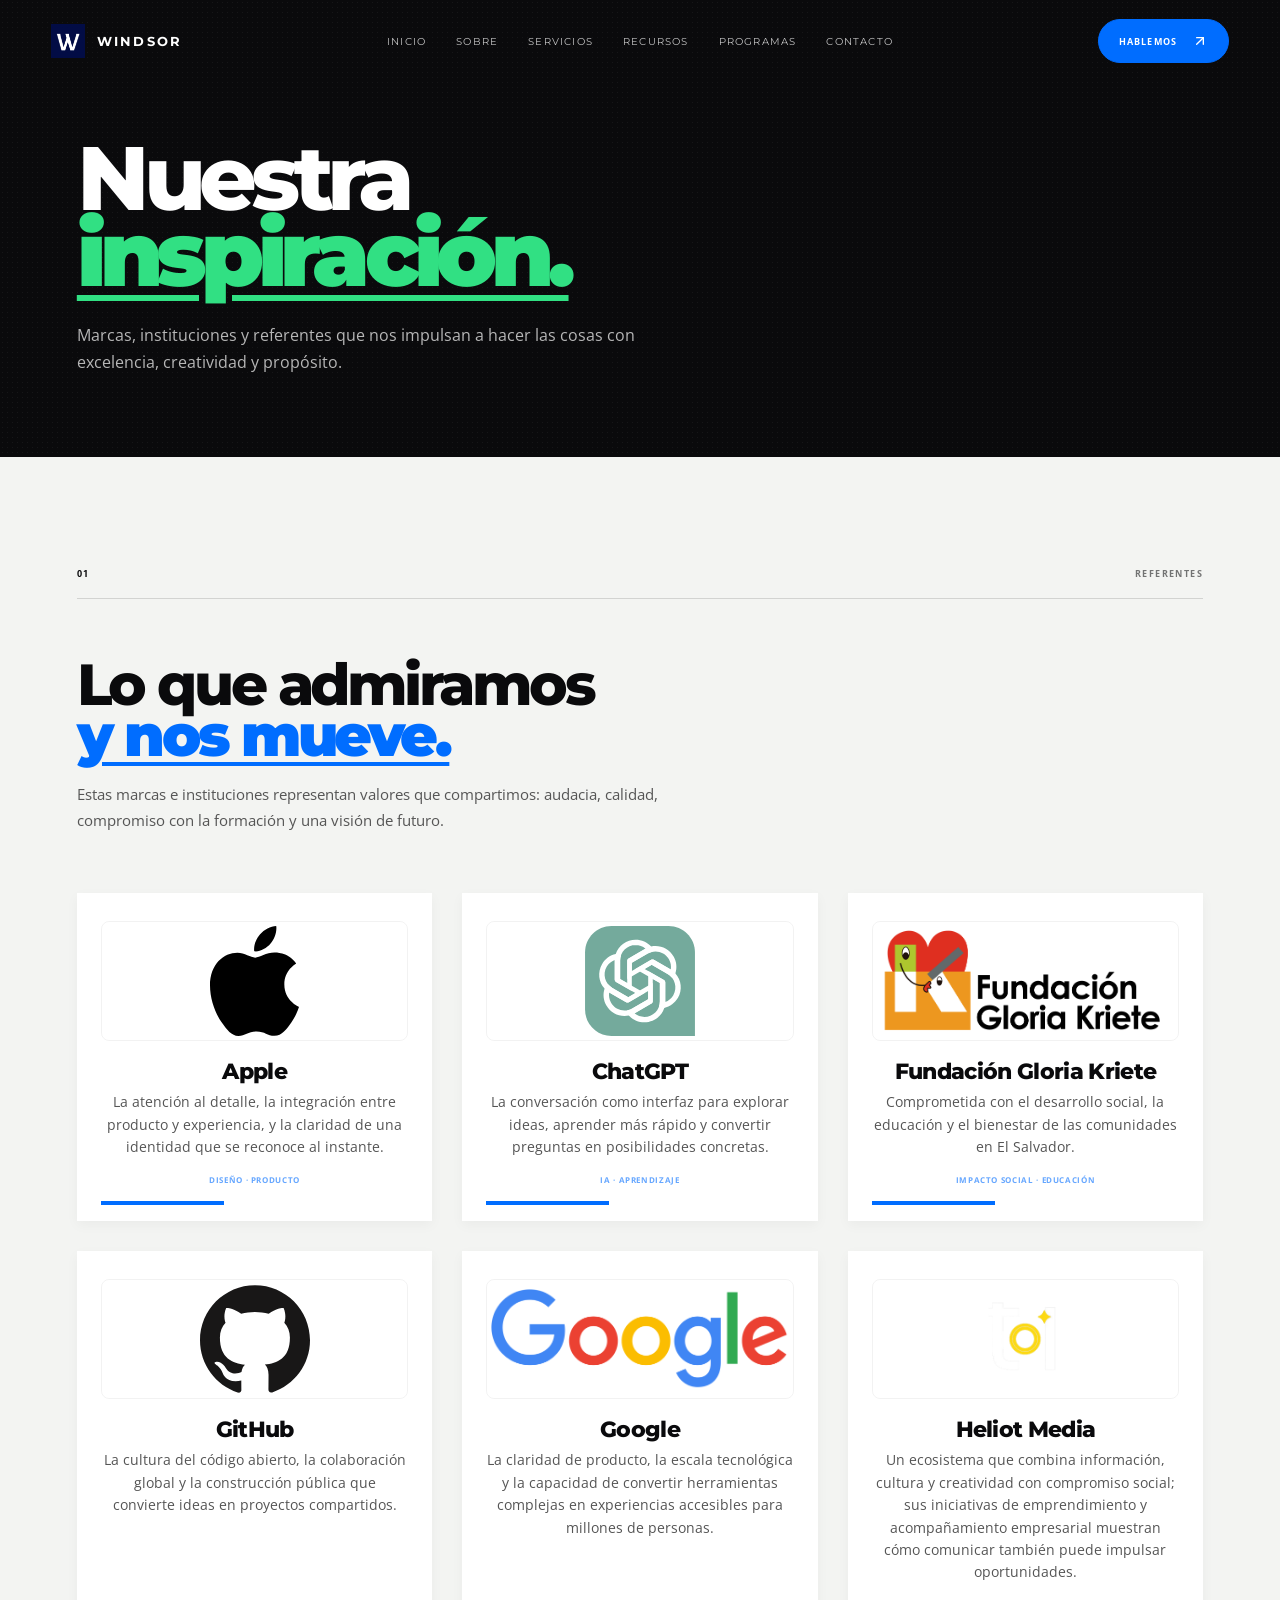
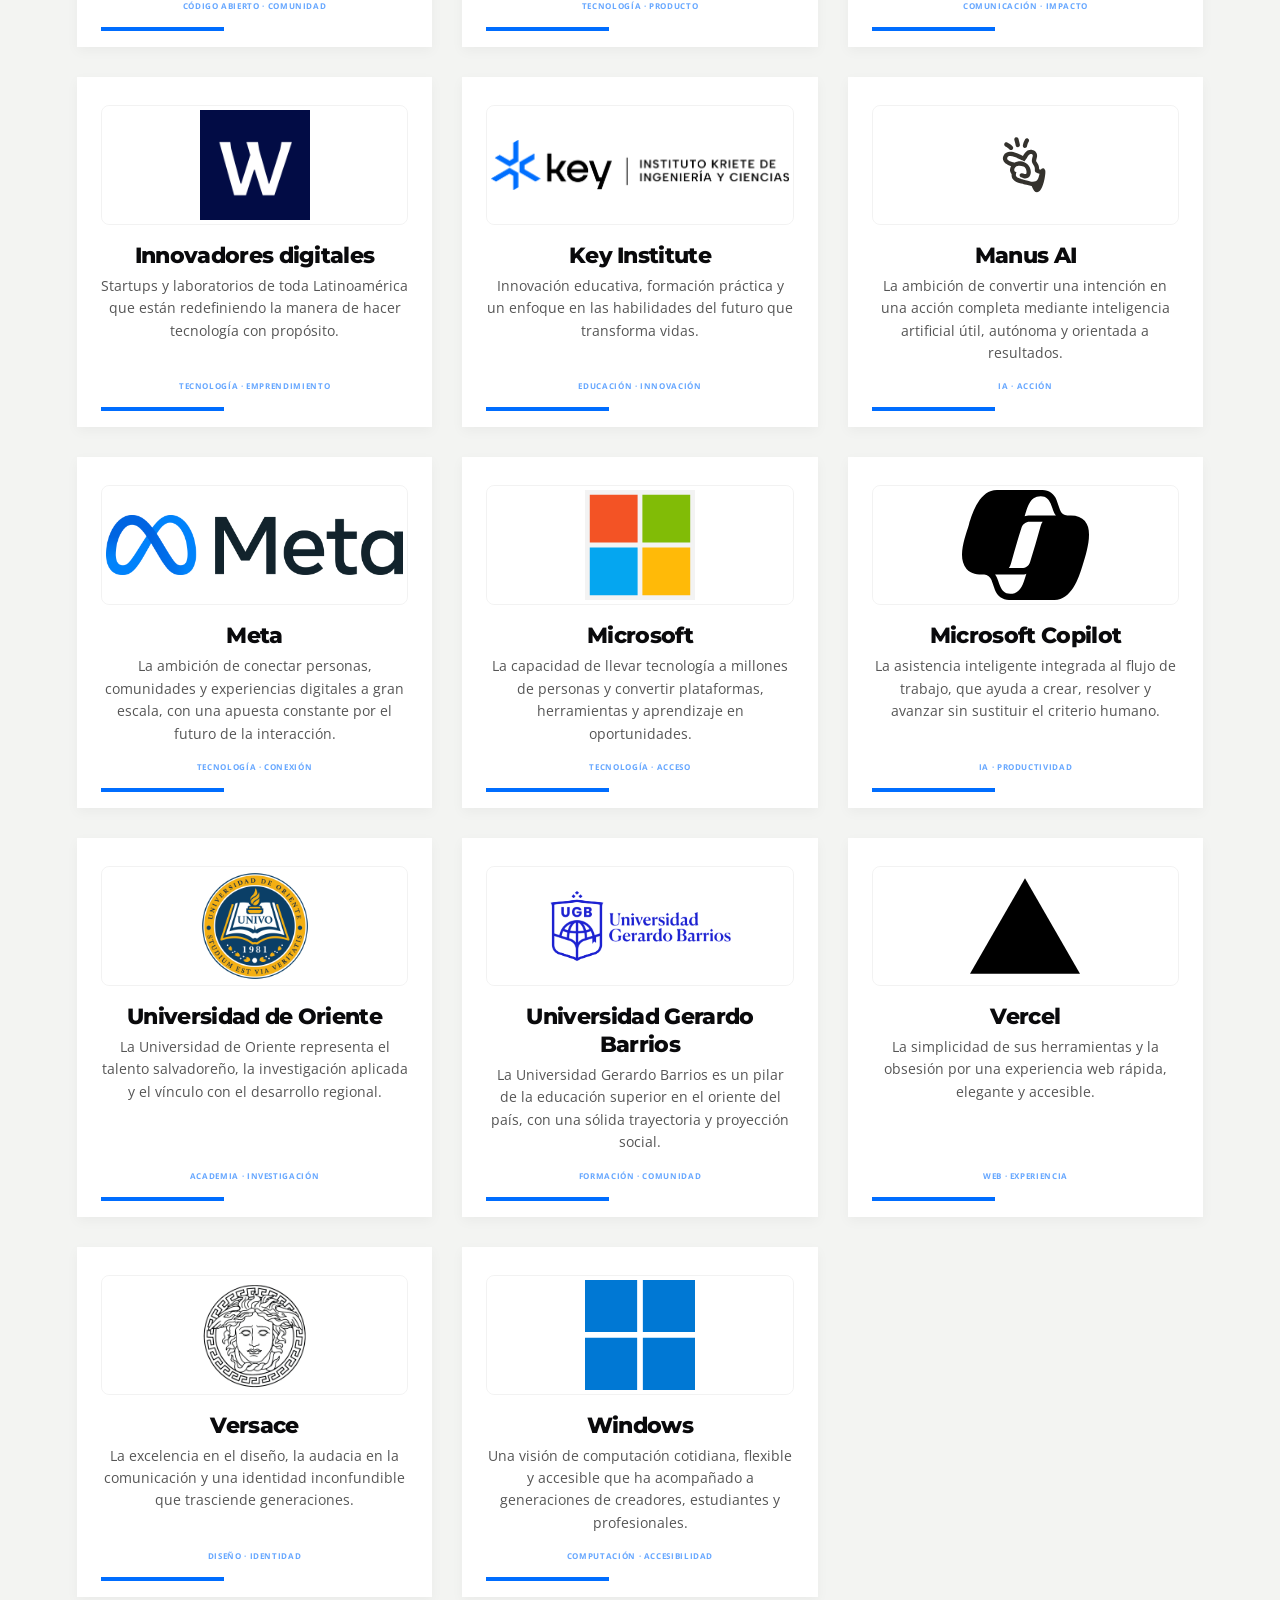
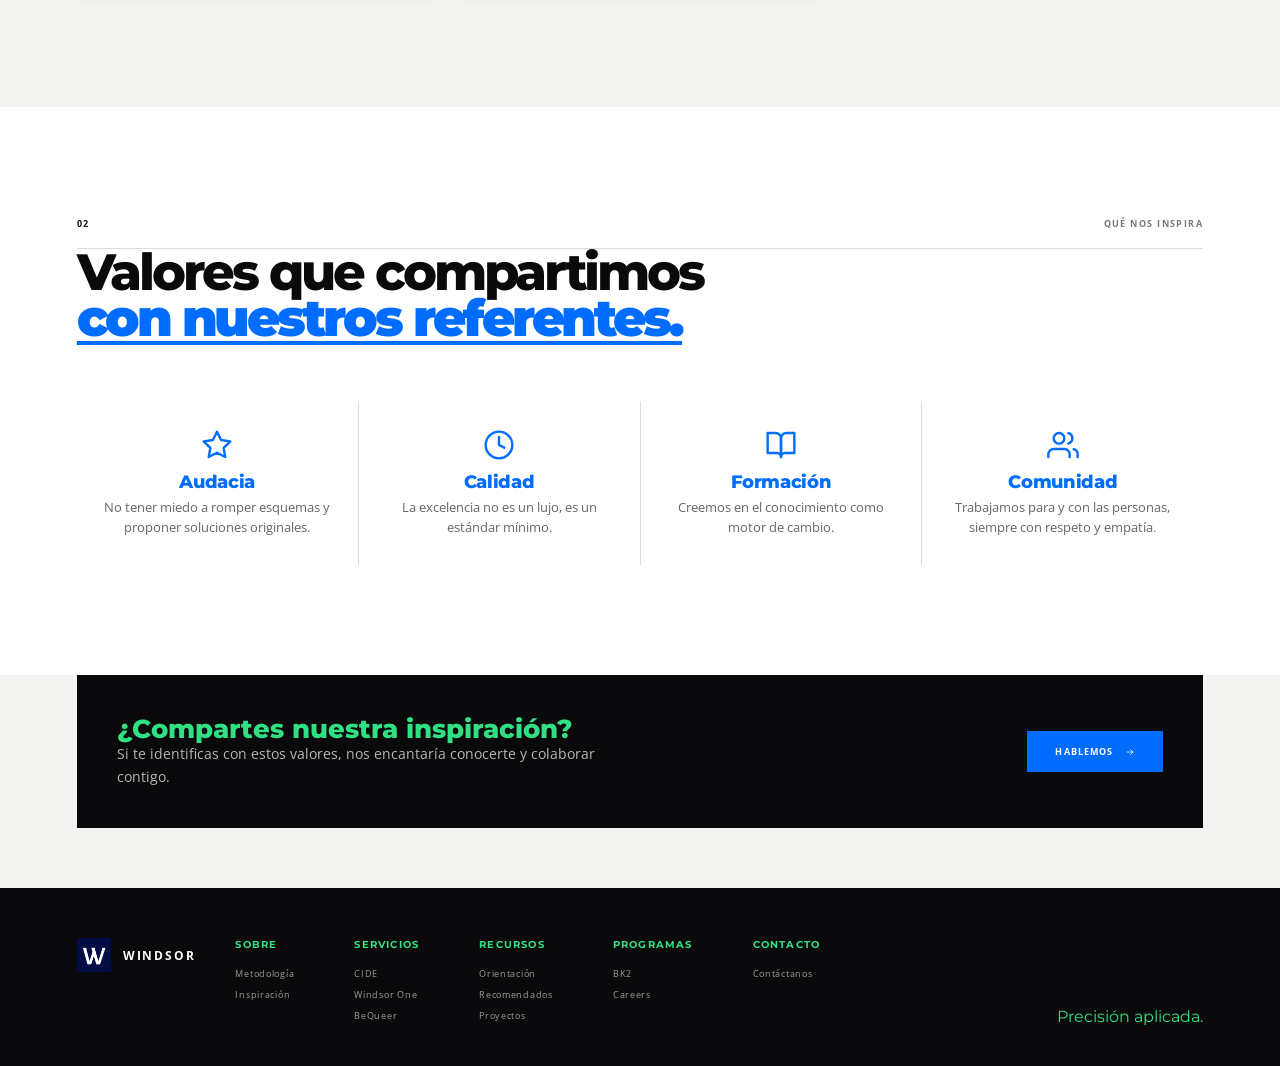
<file: inspiracion.html>
<!DOCTYPE html>

<html lang="es">
<head>
<meta charset="utf-8"/>
<meta content="width=device-width, initial-scale=1.0" name="viewport"/>
<title>Windsor — Nuestra inspiración</title>
<meta content="Conoce las marcas, instituciones y referentes que inspiran a Windsor: Google, Meta, Versace, Key Institute, Universidad de Oriente, Universidad Gerardo Barrios, Fundación Gloria Kriete, GitHub, Heliot Media, Vercel, ChatGPT, Microsoft Copilot, Microsoft, Windows, Apple y Manus AI." name="description"/>
<link href="assets/favicon.png" rel="icon" type="image/png"/>
<link href="https://fonts.googleapis.com" rel="preconnect"/>
<link crossorigin="" href="https://fonts.gstatic.com" rel="preconnect"/>
<link href="https://fonts.googleapis.com/css2?family=Montserrat:wght@400;500;600;700;800;900&amp;family=Open+Sans:wght@400;500;600;700&amp;display=swap" rel="stylesheet"/>
<link href="styles.css" rel="stylesheet"/>
<style>
        /* Estilos específicos para inspiracion.html */
        .inspiracion-hero {
            background: var(--black);
            color: var(--white);
            padding: 140px 6vw 80px;
            position: relative;
            overflow: hidden;
            min-height: auto;
        }
        .inspiracion-hero .hero-noise {
            position: absolute;
            inset: 0;
            opacity: 0.06;
            pointer-events: none;
            background-image: radial-gradient(rgba(255,255,255,0.8) 0.6px, transparent 0.6px);
            background-size: 5px 5px;
        }
        .inspiracion-hero h1 {
            font-size: clamp(3rem, 7vw, 6rem);
            line-height: 0.85;
            letter-spacing: -0.07em;
            max-width: 900px;
            position: relative;
            z-index: 2;
        }
        .inspiracion-hero h1 em {
            display: block;
            color: var(--green);
            font-family: var(--sans);
            font-weight: 900;
            text-decoration: underline;
            text-decoration-thickness: 0.07em;
            text-underline-offset: 0.1em;
        }
        .inspiracion-hero p {
            max-width: 580px;
            margin-top: 30px;
            color: rgba(255,255,255,0.7);
            font-size: 16px;
            line-height: 1.7;
            position: relative;
            z-index: 2;
        }

        .inspiracion-grid {
            display: grid;
            grid-template-columns: repeat(3, 1fr);
            gap: 30px;
            margin-top: 60px;
        }
        .inspiracion-card {
            background: var(--white);
            padding: 28px 24px 16px;
            box-shadow: 0 4px 12px rgba(0,0,0,0.04);
            transition: transform 0.3s ease, box-shadow 0.3s ease;
            display: flex;
            flex-direction: column;
            position: relative;
        }
        .inspiracion-card:hover {
            transform: translateY(-6px);
            box-shadow: 0 16px 40px rgba(0,0,0,0.08);
        }
        .inspiracion-card .logo-wrap {
            height: 120px;
            width: 100%;
            max-width: 100%;
            margin: 0 auto 16px;
            display: flex;
            align-items: center;
            justify-content: center;
            flex-shrink: 0;
            background: transparent;
            border-radius: 8px;
            padding: 4px;
            border: 1px solid rgba(0,0,0,0.05);
        }
        .inspiracion-card .logo-wrap img {
            max-height: 100%;
            max-width: 100%;
            display: block;
            object-fit: contain;
        }
        .inspiracion-card h3 {
            font-size: 1.4rem;
            letter-spacing: -0.03em;
            margin-bottom: 6px;
            text-align: center;
        }
        .inspiracion-card p {
            color: #555;
            font-size: 14px;
            line-height: 1.6;
            flex: 1;
            text-align: center;
        }
        .inspiracion-card .tag {
            display: inline-block;
            margin-top: 16px;
            font-size: 8px;
            font-weight: 700;
            letter-spacing: 0.08em;
            text-transform: uppercase;
            color: var(--blue);
            opacity: 0.6;
            text-align: center;
            width: 100%;
        }
        .inspiracion-card .bottom-bar {
            height: 4px;
            margin-top: 16px;
            transition: width 0.4s cubic-bezier(.25,.46,.45,.94);
            background-color: var(--blue);
        }
        .inspiracion-card:hover .bottom-bar { width: 100% !important; }

        .valores-grid {
            display: grid;
            grid-template-columns: repeat(4, 1fr);
            gap: 1px;
            background: var(--line);
            margin-top: 60px;
        }
        .valores-grid .valor {
            background: var(--white);
            padding: 28px 20px;
            text-align: center;
        }
        .valores-grid .valor .icon-small {
            width: 32px;
            height: 32px;
            margin: 0 auto 10px;
            color: var(--blue);
            display: flex;
            align-items: center;
            justify-content: center;
        }
        .valores-grid .valor .icon-small svg {
            width: 100%;
            height: 100%;
            stroke: currentColor;
            fill: none;
            stroke-width: 1.8;
            stroke-linecap: round;
            stroke-linejoin: round;
        }
        .valores-grid .valor h4 {
            font-size: 1.1rem;
            letter-spacing: -0.02em;
            margin-bottom: 6px;
            color: var(--blue);
        }
        .valores-grid .valor p {
            font-size: 13px;
            color: #666;
            line-height: 1.5;
        }

        @media (max-width: 900px) {
            .inspiracion-grid { grid-template-columns: repeat(2, 1fr); }
            .valores-grid { grid-template-columns: repeat(2, 1fr); }
        }
        @media (max-width: 700px) {
            .inspiracion-hero { padding: 120px 6vw 60px; }
            .inspiracion-grid { grid-template-columns: 1fr; }
            .valores-grid { grid-template-columns: 1fr; }
            .inspiracion-card .logo-wrap { height: 100px; }
        }
    </style>
</head>
<body>
<div class="preloader">
<div class="preloader-logo">W</div>
<div class="preloader-line"><span></span></div>
<div class="preloader-text">WINDSOR</div>
</div><header class="header">
<a class="logo" href="index.html">
<img alt="Windsor" class="logo-icon" src="assets/favicon.png"/>
<span class="logo-name">WINDSOR</span>
</a>
<nav class="desktop-nav">
<ul class="nav-list">
<li><a href="index.html">Inicio</a></li>
<li class="dropdown">
<a href="metodologia.html">Sobre</a>
<ul class="submenu">
<li><a href="metodologia.html">Metodología</a></li>
<li><a class="active" href="inspiracion.html">Inspiración</a></li>
</ul>
</li>
<li class="dropdown">
<a href="cide.html">Servicios</a>
<ul class="submenu">
<li><a href="cide.html">CIDE</a></li>
<li><a href="windsor-one.html">Windsor One</a></li>
<li><a href="BeQueer.html">BeQueer</a></li>
</ul>
</li>
<li class="dropdown">
<a href="recomendados.html">Recursos</a>
<ul class="submenu">
<li><a href="orientacion-vocacional.html">Orientación</a></li>
<li><a href="recomendados.html">Recomendados</a></li>
<li><a href="proyectos.html">Proyectos</a></li>
</ul>
</li>
<li class="dropdown">
<a href="becas.html">Programas</a>
<ul class="submenu">
<li><a href="becas.html">BK2</a></li>
<li><a href="careers.html">Careers</a></li>
</ul>
</li>
<li><a href="contacto.html">Contacto</a></li>
</ul>
</nav>
<div class="header-actions">
<a class="header-button" href="contacto.html">
                Hablemos
                <span aria-hidden="true" class="arrow-icon">
<svg fill="none" height="16" stroke="currentColor" stroke-linecap="round" stroke-linejoin="round" stroke-width="2" viewbox="0 0 24 24" width="16">
<line x1="7" x2="17" y1="17" y2="7"></line>
<polyline points="7 7 17 7 17 17"></polyline>
</svg>
</span>
</a>
</div>
<button aria-expanded="false" aria-label="Abrir menú" class="menu-button"><span></span><span></span></button>
</header><div class="mobile-menu">
<div class="mobile-menu-inner">
<div class="mobile-menu-label">NAVEGACIÓN</div>
<a href="index.html">Inicio</a>
<div class="mobile-group-title">Sobre</div>
<a href="metodologia.html">Metodología</a>
<a class="active" href="inspiracion.html">Inspiración</a>
<div class="mobile-group-title">Servicios</div>
<a href="cide.html">CIDE</a>
<a href="windsor-one.html">Windsor One</a>
<a href="BeQueer.html">BeQueer</a>
<div class="mobile-group-title">Recursos</div>
<a href="orientacion-vocacional.html">Orientación</a>
<a href="recomendados.html">Recomendados</a>
<a href="proyectos.html">Proyectos</a>
<div class="mobile-group-title">Programas</div>
<a href="becas.html">BK2</a>
<a href="careers.html">Careers</a>
<a href="contacto.html">Contacto</a>
</div>
</div>
<main>
<section class="inspiracion-hero">
<div class="hero-noise"></div>
<h1>Nuestra <em>inspiración.</em></h1>
<p>Marcas, instituciones y referentes que nos impulsan a hacer las cosas con excelencia, creatividad y propósito.</p>
</section>
<section class="section" style="background:var(--cream);">
<div class="section-meta"><span>01</span><span>REFERENTES</span></div>
<div class="container" style="max-width:var(--max-width); margin:0 auto; padding-top:60px;">
<h2 style="font-size:clamp(2.4rem,4.5vw,4rem); letter-spacing:-0.06em; line-height:0.9; max-width:900px;">
                    Lo que admiramos
                    <span style="display:block; font-family:var(--sans); font-weight:900; text-decoration:underline; text-decoration-thickness:0.07em; text-underline-offset:0.1em; color:var(--blue);">y nos mueve.</span>
</h2>
<p style="color:#555; max-width:600px; font-size:15px; line-height:1.7; margin-top:20px;">
                    Estas marcas e instituciones representan valores que compartimos: audacia, calidad, compromiso con la formación y una visión de futuro.
                </p>
<div class="inspiracion-grid">
<div class="inspiracion-card" data-reveal="">
<div class="logo-wrap"><img alt="Logo de Apple" src="assets/logos/apple.svg"/></div>
<h3>Apple</h3>
<p>La atención al detalle, la integración entre producto y experiencia, y la claridad de una identidad que se reconoce al instante.</p>
<span class="tag">Diseño · Producto</span>
<div class="bottom-bar" style="width:40%;"></div>
</div><div class="inspiracion-card" data-reveal="">
<div class="logo-wrap"><img alt="Logo de ChatGPT" src="assets/logos/chatgpt.svg"/></div>
<h3>ChatGPT</h3>
<p>La conversación como interfaz para explorar ideas, aprender más rápido y convertir preguntas en posibilidades concretas.</p>
<span class="tag">IA · Aprendizaje</span>
<div class="bottom-bar" style="width:40%;"></div>
</div><div class="inspiracion-card" data-reveal="">
<div class="logo-wrap"><img alt="Logo de Fundación Gloria Kriete" src="assets/logos/fundacion-gloria-kriete.png"/></div>
<h3>Fundación Gloria Kriete</h3>
<p>Comprometida con el desarrollo social, la educación y el bienestar de las comunidades en El Salvador.</p>
<span class="tag">Impacto Social · Educación</span>
<div class="bottom-bar" style="width:40%;"></div>
</div><div class="inspiracion-card" data-reveal="">
<div class="logo-wrap"><img alt="Logo de GitHub" src="assets/logos/github.svg"/></div>
<h3>GitHub</h3>
<p>La cultura del código abierto, la colaboración global y la construcción pública que convierte ideas en proyectos compartidos.</p>
<span class="tag">Código abierto · Comunidad</span>
<div class="bottom-bar" style="width:40%;"></div>
</div><div class="inspiracion-card" data-reveal="">
<div class="logo-wrap"><img alt="Logo de Google" src="assets/logos/google.png"/></div>
<h3>Google</h3>
<p>La claridad de producto, la escala tecnológica y la capacidad de convertir herramientas complejas en experiencias accesibles para millones de personas.</p>
<span class="tag">Tecnología · Producto</span>
<div class="bottom-bar" style="width:40%;"></div>
</div><div class="inspiracion-card" data-reveal="">
<div class="logo-wrap"><img alt="Logo de Heliot Media" src="assets/logos/heliot-media.png"/></div>
<h3>Heliot Media</h3>
<p>Un ecosistema que combina información, cultura y creatividad con compromiso social; sus iniciativas de emprendimiento y acompañamiento empresarial muestran cómo comunicar también puede impulsar oportunidades.</p>
<span class="tag">Comunicación · Impacto</span>
<div class="bottom-bar" style="width:40%;"></div>
</div><div class="inspiracion-card" data-reveal="">
<div class="logo-wrap"><img alt="Logo de Innovadores digitales" src="assets/logos/innovadores.png"/></div>
<h3>Innovadores digitales</h3>
<p>Startups y laboratorios de toda Latinoamérica que están redefiniendo la manera de hacer tecnología con propósito.</p>
<span class="tag">Tecnología · Emprendimiento</span>
<div class="bottom-bar" style="width:40%;"></div>
</div><div class="inspiracion-card" data-reveal="">
<div class="logo-wrap"><img alt="Logo de Key Institute" src="assets/logos/key-institute.png"/></div>
<h3>Key Institute</h3>
<p>Innovación educativa, formación práctica y un enfoque en las habilidades del futuro que transforma vidas.</p>
<span class="tag">Educación · Innovación</span>
<div class="bottom-bar" style="width:40%;"></div>
</div><div class="inspiracion-card" data-reveal="">
<div class="logo-wrap"><img alt="Logo de Manus AI" src="assets/logos/manus-ai.svg"/></div>
<h3>Manus AI</h3>
<p>La ambición de convertir una intención en una acción completa mediante inteligencia artificial útil, autónoma y orientada a resultados.</p>
<span class="tag">IA · Acción</span>
<div class="bottom-bar" style="width:40%;"></div>
</div><div class="inspiracion-card" data-reveal="">
<div class="logo-wrap"><img alt="Logo de Meta" src="assets/logos/meta.png"/></div>
<h3>Meta</h3>
<p>La ambición de conectar personas, comunidades y experiencias digitales a gran escala, con una apuesta constante por el futuro de la interacción.</p>
<span class="tag">Tecnología · Conexión</span>
<div class="bottom-bar" style="width:40%;"></div>
</div><div class="inspiracion-card" data-reveal="">
<div class="logo-wrap"><img alt="Logo de Microsoft" src="assets/logos/microsoft.svg"/></div>
<h3>Microsoft</h3>
<p>La capacidad de llevar tecnología a millones de personas y convertir plataformas, herramientas y aprendizaje en oportunidades.</p>
<span class="tag">Tecnología · Acceso</span>
<div class="bottom-bar" style="width:40%;"></div>
</div><div class="inspiracion-card" data-reveal="">
<div class="logo-wrap"><img alt="Logo de Microsoft Copilot" src="assets/logos/microsoft-copilot.svg"/></div>
<h3>Microsoft Copilot</h3>
<p>La asistencia inteligente integrada al flujo de trabajo, que ayuda a crear, resolver y avanzar sin sustituir el criterio humano.</p>
<span class="tag">IA · Productividad</span>
<div class="bottom-bar" style="width:40%;"></div>
</div><div class="inspiracion-card" data-reveal="">
<div class="logo-wrap"><img alt="Logo de Universidad de Oriente" src="assets/logos/univo.png"/></div>
<h3>Universidad de Oriente</h3>
<p>La Universidad de Oriente representa el talento salvadoreño, la investigación aplicada y el vínculo con el desarrollo regional.</p>
<span class="tag">Academia · Investigación</span>
<div class="bottom-bar" style="width:40%;"></div>
</div><div class="inspiracion-card" data-reveal="">
<div class="logo-wrap"><img alt="Logo de Universidad Gerardo Barrios" src="assets/logos/ugb.png"/></div>
<h3>Universidad Gerardo Barrios</h3>
<p>La Universidad Gerardo Barrios es un pilar de la educación superior en el oriente del país, con una sólida trayectoria y proyección social.</p>
<span class="tag">Formación · Comunidad</span>
<div class="bottom-bar" style="width:40%;"></div>
</div><div class="inspiracion-card" data-reveal="">
<div class="logo-wrap"><img alt="Logo de Vercel" src="assets/logos/vercel.svg"/></div>
<h3>Vercel</h3>
<p>La simplicidad de sus herramientas y la obsesión por una experiencia web rápida, elegante y accesible.</p>
<span class="tag">Web · Experiencia</span>
<div class="bottom-bar" style="width:40%;"></div>
</div><div class="inspiracion-card" data-reveal="">
<div class="logo-wrap"><img alt="Logo de Versace" src="assets/logos/versace.png"/></div>
<h3>Versace</h3>
<p>La excelencia en el diseño, la audacia en la comunicación y una identidad inconfundible que trasciende generaciones.</p>
<span class="tag">Diseño · Identidad</span>
<div class="bottom-bar" style="width:40%;"></div>
</div><div class="inspiracion-card" data-reveal="">
<div class="logo-wrap"><img alt="Logo de Windows" src="assets/logos/windows.svg"/></div>
<h3>Windows</h3>
<p>Una visión de computación cotidiana, flexible y accesible que ha acompañado a generaciones de creadores, estudiantes y profesionales.</p>
<span class="tag">Computación · Accesibilidad</span>
<div class="bottom-bar" style="width:40%;"></div>
</div></div>
</div>
</section>
<section class="section" style="background:var(--white);">
<div class="section-meta"><span>02</span><span>QUÉ NOS INSPIRA</span></div>
<div class="container">
<h2 style="font-size:clamp(2rem,4vw,3.5rem); letter-spacing:-0.06em; line-height:0.9; margin-bottom:20px;">
                    Valores que compartimos
                    <span style="display:block; font-family:var(--sans); font-weight:900; text-decoration:underline; text-decoration-thickness:0.07em; text-underline-offset:0.1em; color:var(--blue);">con nuestros referentes.</span>
</h2>
<div class="valores-grid">
<div class="valor">
<div class="icon-small">
<svg viewbox="0 0 24 24">
<polygon points="12 2 15.09 8.26 22 9.27 17 14.14 18.18 21.02 12 17.77 5.82 21.02 7 14.14 2 9.27 8.91 8.26 12 2"></polygon>
</svg>
</div>
<h4>Audacia</h4>
<p>No tener miedo a romper esquemas y proponer soluciones originales.</p>
</div>
<div class="valor">
<div class="icon-small">
<svg viewbox="0 0 24 24">
<circle cx="12" cy="12" r="10"></circle>
<polyline points="12 6 12 12 16 14"></polyline>
</svg>
</div>
<h4>Calidad</h4>
<p>La excelencia no es un lujo, es un estándar mínimo.</p>
</div>
<div class="valor">
<div class="icon-small">
<svg viewbox="0 0 24 24">
<path d="M2 3h6a4 4 0 0 1 4 4v14a3 3 0 0 0-3-3H2z"></path>
<path d="M22 3h-6a4 4 0 0 0-4 4v14a3 3 0 0 1 3-3h7z"></path>
</svg>
</div>
<h4>Formación</h4>
<p>Creemos en el conocimiento como motor de cambio.</p>
</div>
<div class="valor">
<div class="icon-small">
<svg viewbox="0 0 24 24">
<path d="M17 21v-2a4 4 0 0 0-4-4H5a4 4 0 0 0-4 4v2"></path>
<circle cx="9" cy="7" r="4"></circle>
<path d="M23 21v-2a4 4 0 0 0-3-3.87"></path>
<path d="M16 3.13a4 4 0 0 1 0 7.75"></path>
</svg>
</div>
<h4>Comunidad</h4>
<p>Trabajamos para y con las personas, siempre con respeto y empatía.</p>
</div>
</div>
</div>
</section>
<div class="container" style="max-width:var(--max-width); margin:0 auto 60px; padding:0 6vw;">
<div style="background:var(--black); color:var(--white); padding:40px; display:flex; justify-content:space-between; align-items:center; gap:30px; flex-wrap:wrap;">
<div>
<h3 style="color:var(--green); font-size:1.6rem; line-height:1.1;">¿Compartes nuestra inspiración?</h3>
<p style="color:rgba(255,255,255,0.7); max-width:500px; font-size:14px; line-height:1.6;">
                        Si te identificas con estos valores, nos encantaría conocerte y colaborar contigo.
                    </p>
</div>
<a href="contacto.html" style="padding:14px 28px; background:var(--blue); color:var(--white); font-size:9px; font-weight:700; letter-spacing:0.12em; text-transform:uppercase; transition:transform 0.25s; display:inline-flex; align-items:center; gap:12px;">
                    Hablemos <svg aria-hidden="true" class="svg-icon svg-arrow" viewbox="0 0 24 24"><path d="M5 12h14M13 6l6 6-6 6"></path></svg>
</a>
</div>
</div>
</main><footer class="footer">
<div class="footer-logo">
<img alt="Windsor" src="assets/favicon.png" style="width:34px; height:34px; display:block;"/>
<span>WINDSOR</span>
</div>
<div class="footer-groups">
<div class="footer-group">
<h4>Sobre</h4>
<a href="metodologia.html">Metodología</a>
<a class="active" href="inspiracion.html">Inspiración</a>
</div>
<div class="footer-group">
<h4>Servicios</h4>
<a href="cide.html">CIDE</a>
<a href="windsor-one.html">Windsor One</a>
<a href="BeQueer.html">BeQueer</a>
</div>
<div class="footer-group">
<h4>Recursos</h4>
<a href="orientacion-vocacional.html">Orientación</a>
<a href="recomendados.html">Recomendados</a>
<a href="proyectos.html">Proyectos</a>
</div>
<div class="footer-group">
<h4>Programas</h4>
<a href="becas.html">BK2</a>
<a href="careers.html">Careers</a>
</div>
<div class="footer-group">
<h4>Contacto</h4>
<a href="contacto.html">Contáctanos</a>
</div>
</div>
<div class="footer-tagline">Precisión aplicada.</div>
</footer>
<script src="script.js"></script>
</body>
</html>
</file>
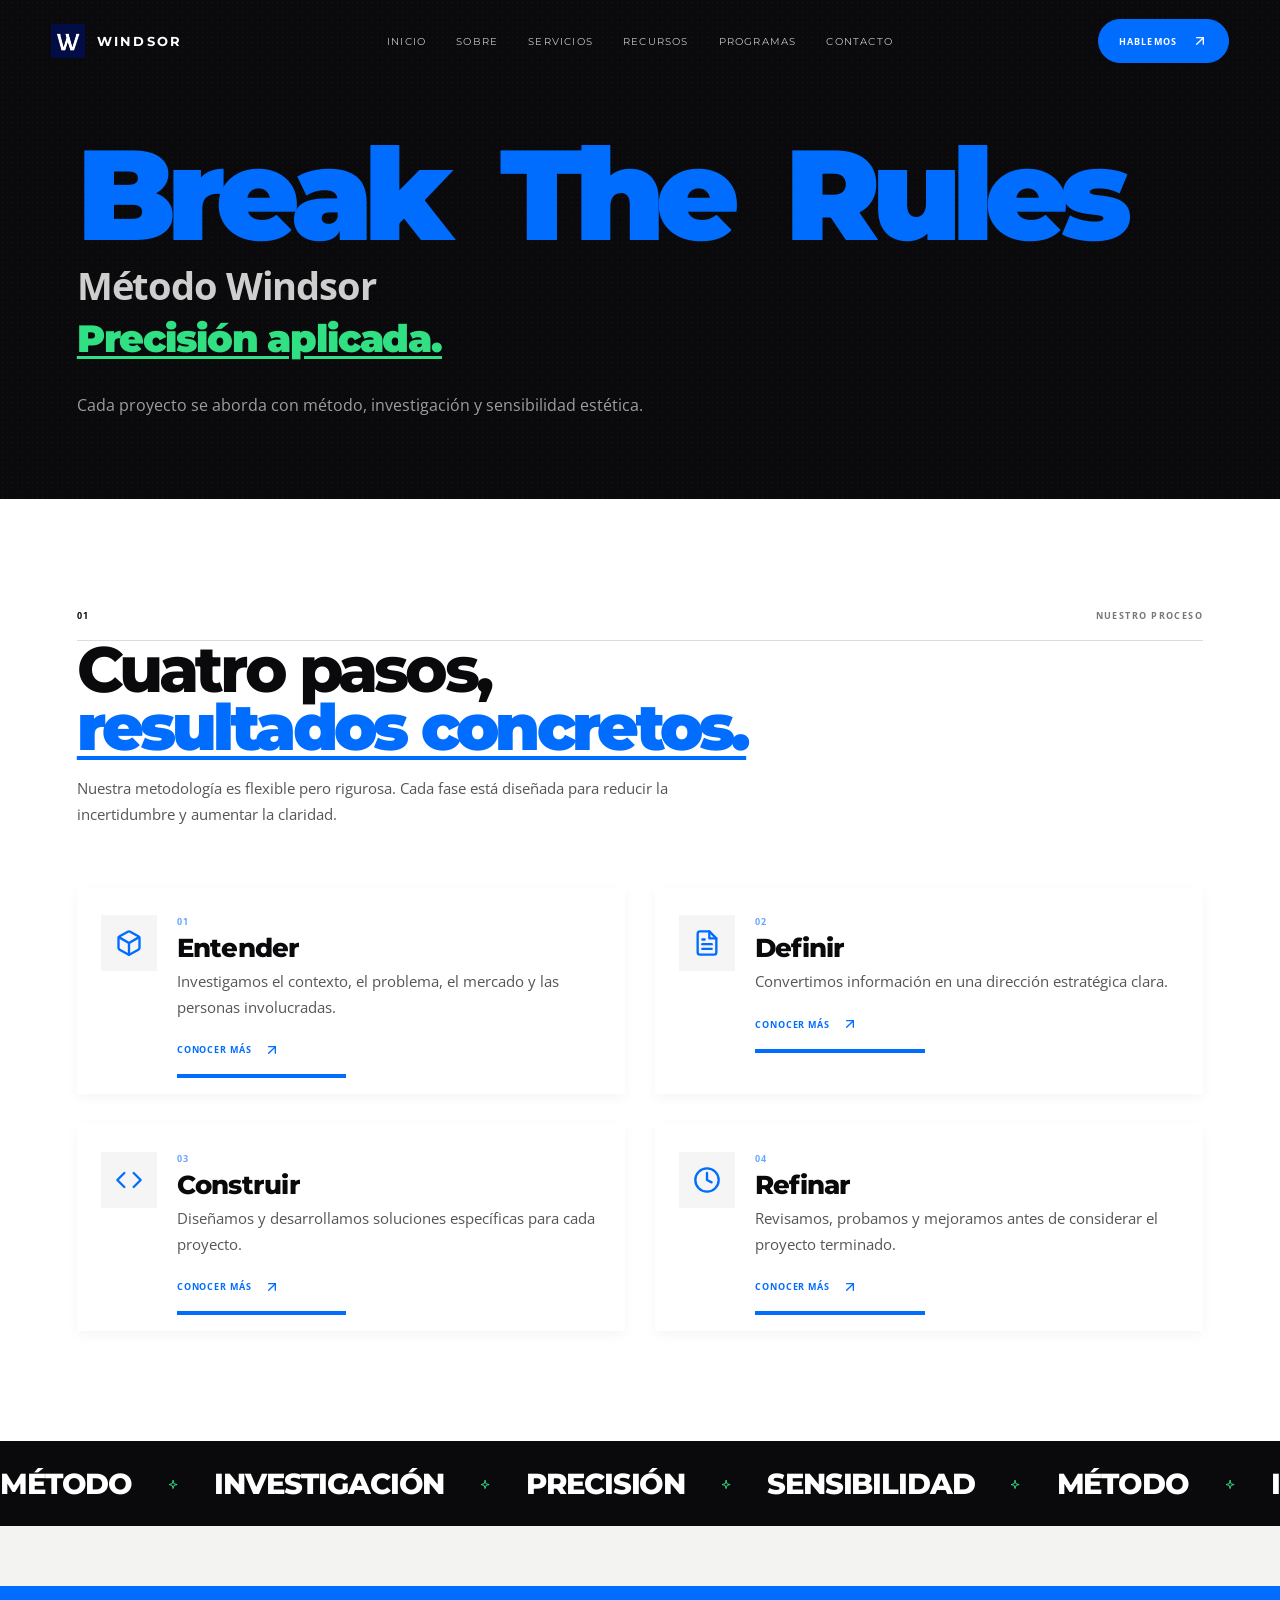
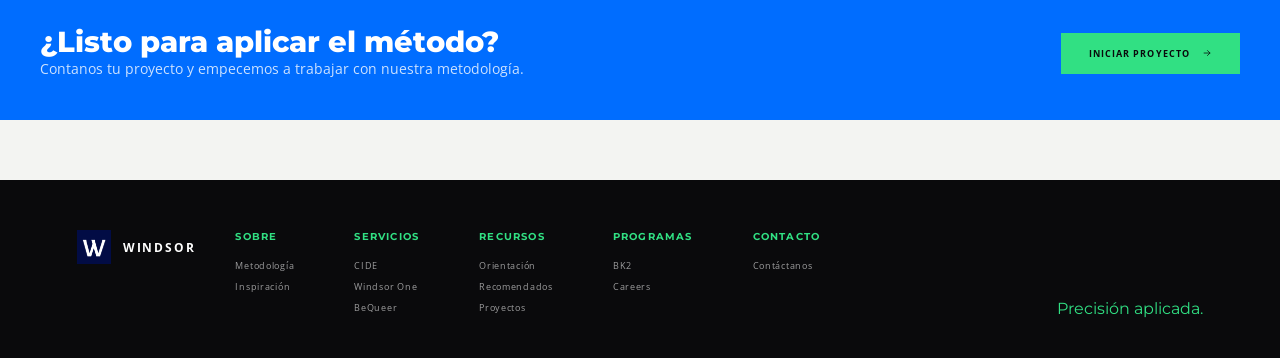
<file: metodologia.html>
<!DOCTYPE html>

<html lang="es">
<head>
<meta charset="utf-8"/>
<meta content="width=device-width, initial-scale=1.0" name="viewport"/>
<title>Windsor — Metodología: Break The Rules</title>
<meta content="Conoce la metodología Windsor: Entender, Definir, Construir, Refinar. Precisión aplicada en cada proyecto." name="description"/>
<link href="assets/favicon.png" rel="icon" type="image/png"/>
<link href="https://fonts.googleapis.com" rel="preconnect"/>
<link crossorigin="" href="https://fonts.gstatic.com" rel="preconnect"/>
<link href="https://fonts.googleapis.com/css2?family=Montserrat:wght@400;500;600;700;800;900&amp;family=Open+Sans:wght@400;500;600;700&amp;display=swap" rel="stylesheet"/>
<link href="styles.css" rel="stylesheet"/>
</head>
<body>
<div class="preloader">
<div class="preloader-logo">W</div>
<div class="preloader-line"><span></span></div>
<div class="preloader-text">WINDSOR</div>
</div><header class="header">
<a class="logo" href="index.html">
<img alt="Windsor" class="logo-icon" src="assets/favicon.png"/>
<span class="logo-name">WINDSOR</span>
</a>
<nav class="desktop-nav">
<ul class="nav-list">
<li><a href="index.html">Inicio</a></li>
<li class="dropdown">
<a href="metodologia.html">Sobre</a>
<ul class="submenu">
<li><a class="active" href="metodologia.html">Metodología</a></li>
<li><a href="inspiracion.html">Inspiración</a></li>
</ul>
</li>
<li class="dropdown">
<a href="cide.html">Servicios</a>
<ul class="submenu">
<li><a href="cide.html">CIDE</a></li>
<li><a href="windsor-one.html">Windsor One</a></li>
<li><a href="BeQueer.html">BeQueer</a></li>
</ul>
</li>
<li class="dropdown">
<a href="recomendados.html">Recursos</a>
<ul class="submenu">
<li><a href="orientacion-vocacional.html">Orientación</a></li>
<li><a href="recomendados.html">Recomendados</a></li>
<li><a href="proyectos.html">Proyectos</a></li>
</ul>
</li>
<li class="dropdown">
<a href="becas.html">Programas</a>
<ul class="submenu">
<li><a href="becas.html">BK2</a></li>
<li><a href="careers.html">Careers</a></li>
</ul>
</li>
<li><a href="contacto.html">Contacto</a></li>
</ul>
</nav>
<div class="header-actions">
<a class="header-button" href="contacto.html">
                Hablemos
                <span aria-hidden="true" class="arrow-icon">
<svg fill="none" height="16" stroke="currentColor" stroke-linecap="round" stroke-linejoin="round" stroke-width="2" viewbox="0 0 24 24" width="16">
<line x1="7" x2="17" y1="17" y2="7"></line>
<polyline points="7 7 17 7 17 17"></polyline>
</svg>
</span>
</a>
</div>
<button aria-expanded="false" aria-label="Abrir menú" class="menu-button"><span></span><span></span></button>
</header><div class="mobile-menu">
<div class="mobile-menu-inner">
<div class="mobile-menu-label">NAVEGACIÓN</div>
<a href="index.html">Inicio</a>
<div class="mobile-group-title">Sobre</div>
<a class="active" href="metodologia.html">Metodología</a>
<a href="inspiracion.html">Inspiración</a>
<div class="mobile-group-title">Servicios</div>
<a href="cide.html">CIDE</a>
<a href="windsor-one.html">Windsor One</a>
<a href="BeQueer.html">BeQueer</a>
<div class="mobile-group-title">Recursos</div>
<a href="orientacion-vocacional.html">Orientación</a>
<a href="recomendados.html">Recomendados</a>
<a href="proyectos.html">Proyectos</a>
<div class="mobile-group-title">Programas</div>
<a href="becas.html">BK2</a>
<a href="careers.html">Careers</a>
<a href="contacto.html">Contacto</a>
</div>
</div>
<main>
<section class="metodologia-hero">
<div class="hero-noise"></div>
<div class="break-title">
<span class="char">B</span><span class="char">r</span><span class="char">e</span><span class="char">a</span><span class="char">k</span>
<span class="char" style="margin-left:0.2em;">T</span><span class="char">h</span><span class="char">e</span>
<span class="char" style="margin-left:0.2em;">R</span><span class="char">u</span><span class="char">l</span><span class="char">e</span><span class="char">s</span>
</div>
<div class="sub-method">
                Método Windsor
                <em>Precisión aplicada.</em>
</div>
<p>Cada proyecto se aborda con método, investigación y sensibilidad estética.</p>
</section>
<section class="section" style="background:var(--white);">
<div class="section-meta"><span>01</span><span>NUESTRO PROCESO</span></div>
<div class="container">
<h2 style="font-size:clamp(2.5rem,5vw,4rem); letter-spacing:-0.06em; line-height:0.9; margin-bottom:20px;">
                    Cuatro pasos,
                    <span style="display:block; font-family:var(--sans); font-weight:900; text-decoration:underline; text-decoration-thickness:0.07em; text-underline-offset:0.1em; color:var(--blue);">resultados concretos.</span>
</h2>
<p style="color:#555; max-width:600px; font-size:15px; line-height:1.7; margin-bottom:40px;">
                    Nuestra metodología es flexible pero rigurosa. Cada fase está diseñada para reducir la incertidumbre y aumentar la claridad.
                </p>
<div class="metodologia-grid">
<div class="metodologia-item" data-reveal="">
<div class="card-inner">
<div class="icon-wrap"><svg viewbox="0 0 24 24"><path d="M21 16V8a2 2 0 0 0-1-1.73l-7-4a2 2 0 0 0-2 0l-7 4A2 2 0 0 0 3 8v8a2 2 0 0 0 1 1.73l7 4a2 2 0 0 0 2 0l7-4A2 2 0 0 0 21 16z"></path><polyline points="3.27 6.96 12 12.01 20.73 6.96"></polyline><line x1="12" x2="12" y1="22.08" y2="12"></line></svg></div>
<div class="card-body">
<span class="num">01</span><h3>Entender</h3>
<p>Investigamos el contexto, el problema, el mercado y las personas involucradas.</p>
<a class="card-link" href="contacto.html"><span class="link-text">Conocer más</span><span class="arrow-icon"><svg fill="none" height="16" stroke="currentColor" stroke-linecap="round" stroke-linejoin="round" stroke-width="2" viewbox="0 0 24 24" width="16"><line x1="7" x2="17" y1="17" y2="7"></line><polyline points="7 7 17 7 17 17"></polyline></svg></span></a>
<div class="bottom-bar" style="width:40%;"></div>
</div>
</div>
</div>
<div class="metodologia-item" data-reveal="">
<div class="card-inner">
<div class="icon-wrap"><svg viewbox="0 0 24 24"><path d="M14 2H6a2 2 0 0 0-2 2v16a2 2 0 0 0 2 2h12a2 2 0 0 0 2-2V8z"></path><polyline points="14 2 14 8 20 8"></polyline><line x1="16" x2="8" y1="13" y2="13"></line><line x1="16" x2="8" y1="17" y2="17"></line><polyline points="10 9 9 9 8 9"></polyline></svg></div>
<div class="card-body">
<span class="num">02</span><h3>Definir</h3>
<p>Convertimos información en una dirección estratégica clara.</p>
<a class="card-link" href="contacto.html"><span class="link-text">Conocer más</span><span class="arrow-icon"><svg fill="none" height="16" stroke="currentColor" stroke-linecap="round" stroke-linejoin="round" stroke-width="2" viewbox="0 0 24 24" width="16"><line x1="7" x2="17" y1="17" y2="7"></line><polyline points="7 7 17 7 17 17"></polyline></svg></span></a>
<div class="bottom-bar" style="width:40%;"></div>
</div>
</div>
</div>
<div class="metodologia-item" data-reveal="">
<div class="card-inner">
<div class="icon-wrap"><svg viewbox="0 0 24 24"><polyline points="16 18 22 12 16 6"></polyline><polyline points="8 6 2 12 8 18"></polyline></svg></div>
<div class="card-body">
<span class="num">03</span><h3>Construir</h3>
<p>Diseñamos y desarrollamos soluciones específicas para cada proyecto.</p>
<a class="card-link" href="contacto.html"><span class="link-text">Conocer más</span><span class="arrow-icon"><svg fill="none" height="16" stroke="currentColor" stroke-linecap="round" stroke-linejoin="round" stroke-width="2" viewbox="0 0 24 24" width="16"><line x1="7" x2="17" y1="17" y2="7"></line><polyline points="7 7 17 7 17 17"></polyline></svg></span></a>
<div class="bottom-bar" style="width:40%;"></div>
</div>
</div>
</div>
<div class="metodologia-item" data-reveal="">
<div class="card-inner">
<div class="icon-wrap"><svg viewbox="0 0 24 24"><circle cx="12" cy="12" r="10"></circle><polyline points="12 6 12 12 16 14"></polyline></svg></div>
<div class="card-body">
<span class="num">04</span><h3>Refinar</h3>
<p>Revisamos, probamos y mejoramos antes de considerar el proyecto terminado.</p>
<a class="card-link" href="contacto.html"><span class="link-text">Conocer más</span><span class="arrow-icon"><svg fill="none" height="16" stroke="currentColor" stroke-linecap="round" stroke-linejoin="round" stroke-width="2" viewbox="0 0 24 24" width="16"><line x1="7" x2="17" y1="17" y2="7"></line><polyline points="7 7 17 7 17 17"></polyline></svg></span></a>
<div class="bottom-bar" style="width:40%;"></div>
</div>
</div>
</div>
</div>
</div>
</section>
<div class="statement-marquee" style="background:var(--black); color:var(--white);">
<div class="statement-track">
<span>MÉTODO</span> <b><svg aria-hidden="true" class="svg-icon svg-spark" viewbox="0 0 24 24"><path d="m12 3 1.7 6.3L20 11l-6.3 1.7L12 19l-1.7-6.3L4 11l6.3-1.7L12 3Z"></path></svg></b><span>INVESTIGACIÓN</span> <b><svg aria-hidden="true" class="svg-icon svg-spark" viewbox="0 0 24 24"><path d="m12 3 1.7 6.3L20 11l-6.3 1.7L12 19l-1.7-6.3L4 11l6.3-1.7L12 3Z"></path></svg></b><span>PRECISIÓN</span> <b><svg aria-hidden="true" class="svg-icon svg-spark" viewbox="0 0 24 24"><path d="m12 3 1.7 6.3L20 11l-6.3 1.7L12 19l-1.7-6.3L4 11l6.3-1.7L12 3Z"></path></svg></b><span>SENSIBILIDAD</span> <b><svg aria-hidden="true" class="svg-icon svg-spark" viewbox="0 0 24 24"><path d="m12 3 1.7 6.3L20 11l-6.3 1.7L12 19l-1.7-6.3L4 11l6.3-1.7L12 3Z"></path></svg></b>
<span>MÉTODO</span> <b><svg aria-hidden="true" class="svg-icon svg-spark" viewbox="0 0 24 24"><path d="m12 3 1.7 6.3L20 11l-6.3 1.7L12 19l-1.7-6.3L4 11l6.3-1.7L12 3Z"></path></svg></b><span>INVESTIGACIÓN</span> <b><svg aria-hidden="true" class="svg-icon svg-spark" viewbox="0 0 24 24"><path d="m12 3 1.7 6.3L20 11l-6.3 1.7L12 19l-1.7-6.3L4 11l6.3-1.7L12 3Z"></path></svg></b><span>PRECISIÓN</span> <b><svg aria-hidden="true" class="svg-icon svg-spark" viewbox="0 0 24 24"><path d="m12 3 1.7 6.3L20 11l-6.3 1.7L12 19l-1.7-6.3L4 11l6.3-1.7L12 3Z"></path></svg></b><span>SENSIBILIDAD</span> <b><svg aria-hidden="true" class="svg-icon svg-spark" viewbox="0 0 24 24"><path d="m12 3 1.7 6.3L20 11l-6.3 1.7L12 19l-1.7-6.3L4 11l6.3-1.7L12 3Z"></path></svg></b>
</div>
</div>
<div class="container" style="margin:60px auto;">
<div style="background:var(--blue); color:var(--white); padding:40px; display:flex; justify-content:space-between; align-items:center; gap:30px; flex-wrap:wrap;">
<div>
<h3 style="font-size:1.8rem; line-height:1.1;">¿Listo para aplicar el método?</h3>
<p style="color:rgba(255,255,255,0.8); max-width:500px; font-size:14px; line-height:1.6;">Contanos tu proyecto y empecemos a trabajar con nuestra metodología.</p>
</div>
<a href="contacto.html" style="padding:14px 28px; background:var(--green); color:var(--black); font-size:9px; font-weight:700; letter-spacing:0.12em; text-transform:uppercase; transition:transform 0.25s; display:inline-flex; align-items:center; gap:12px;">Iniciar proyecto <svg aria-hidden="true" class="svg-icon svg-arrow" viewbox="0 0 24 24"><path d="M5 12h14M13 6l6 6-6 6"></path></svg></a>
</div>
</div>
</main><footer class="footer">
<div class="footer-logo">
<img alt="Windsor" src="assets/favicon.png" style="width:34px; height:34px; display:block;"/>
<span>WINDSOR</span>
</div>
<div class="footer-groups">
<div class="footer-group">
<h4>Sobre</h4>
<a class="active" href="metodologia.html">Metodología</a>
<a href="inspiracion.html">Inspiración</a>
</div>
<div class="footer-group">
<h4>Servicios</h4>
<a href="cide.html">CIDE</a>
<a href="windsor-one.html">Windsor One</a>
<a href="BeQueer.html">BeQueer</a>
</div>
<div class="footer-group">
<h4>Recursos</h4>
<a href="orientacion-vocacional.html">Orientación</a>
<a href="recomendados.html">Recomendados</a>
<a href="proyectos.html">Proyectos</a>
</div>
<div class="footer-group">
<h4>Programas</h4>
<a href="becas.html">BK2</a>
<a href="careers.html">Careers</a>
</div>
<div class="footer-group">
<h4>Contacto</h4>
<a href="contacto.html">Contáctanos</a>
</div>
</div>
<div class="footer-tagline">Precisión aplicada.</div>
</footer>
<script src="script.js"></script>
</body>
</html>
</file>
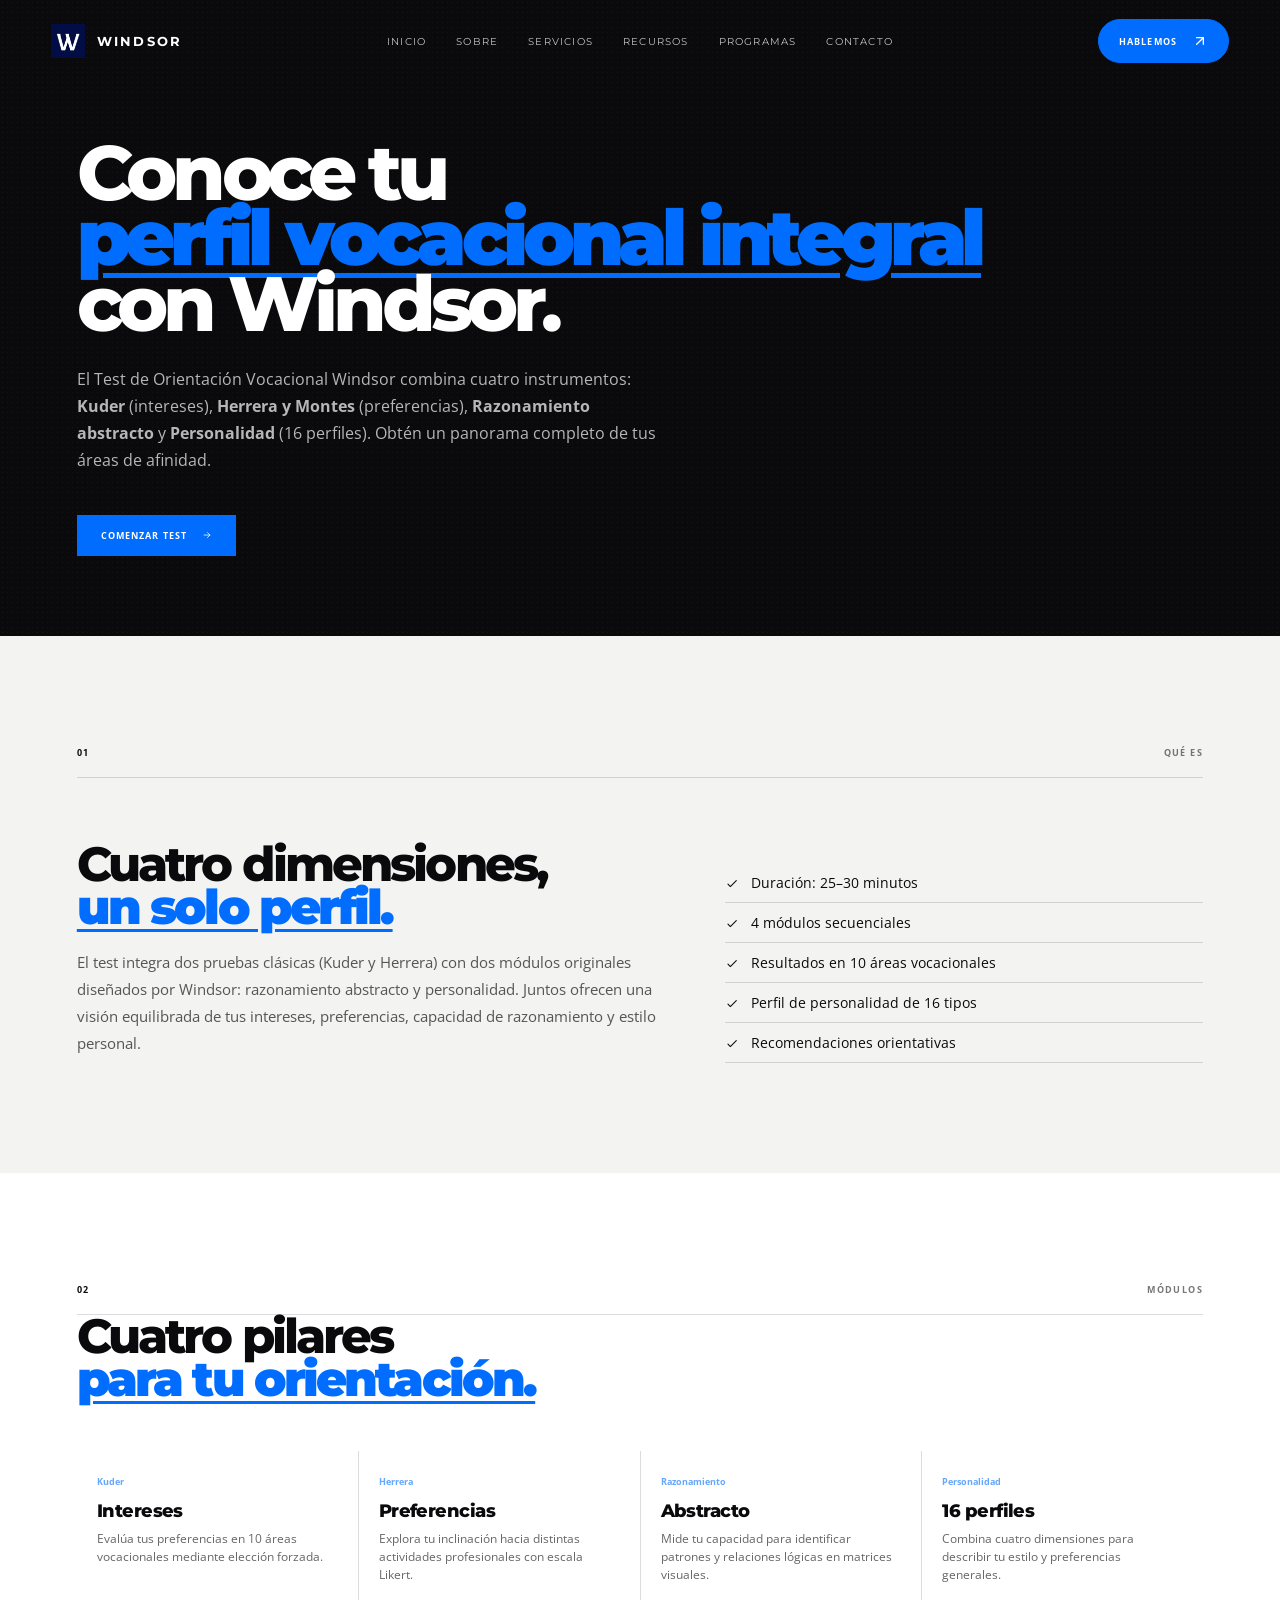
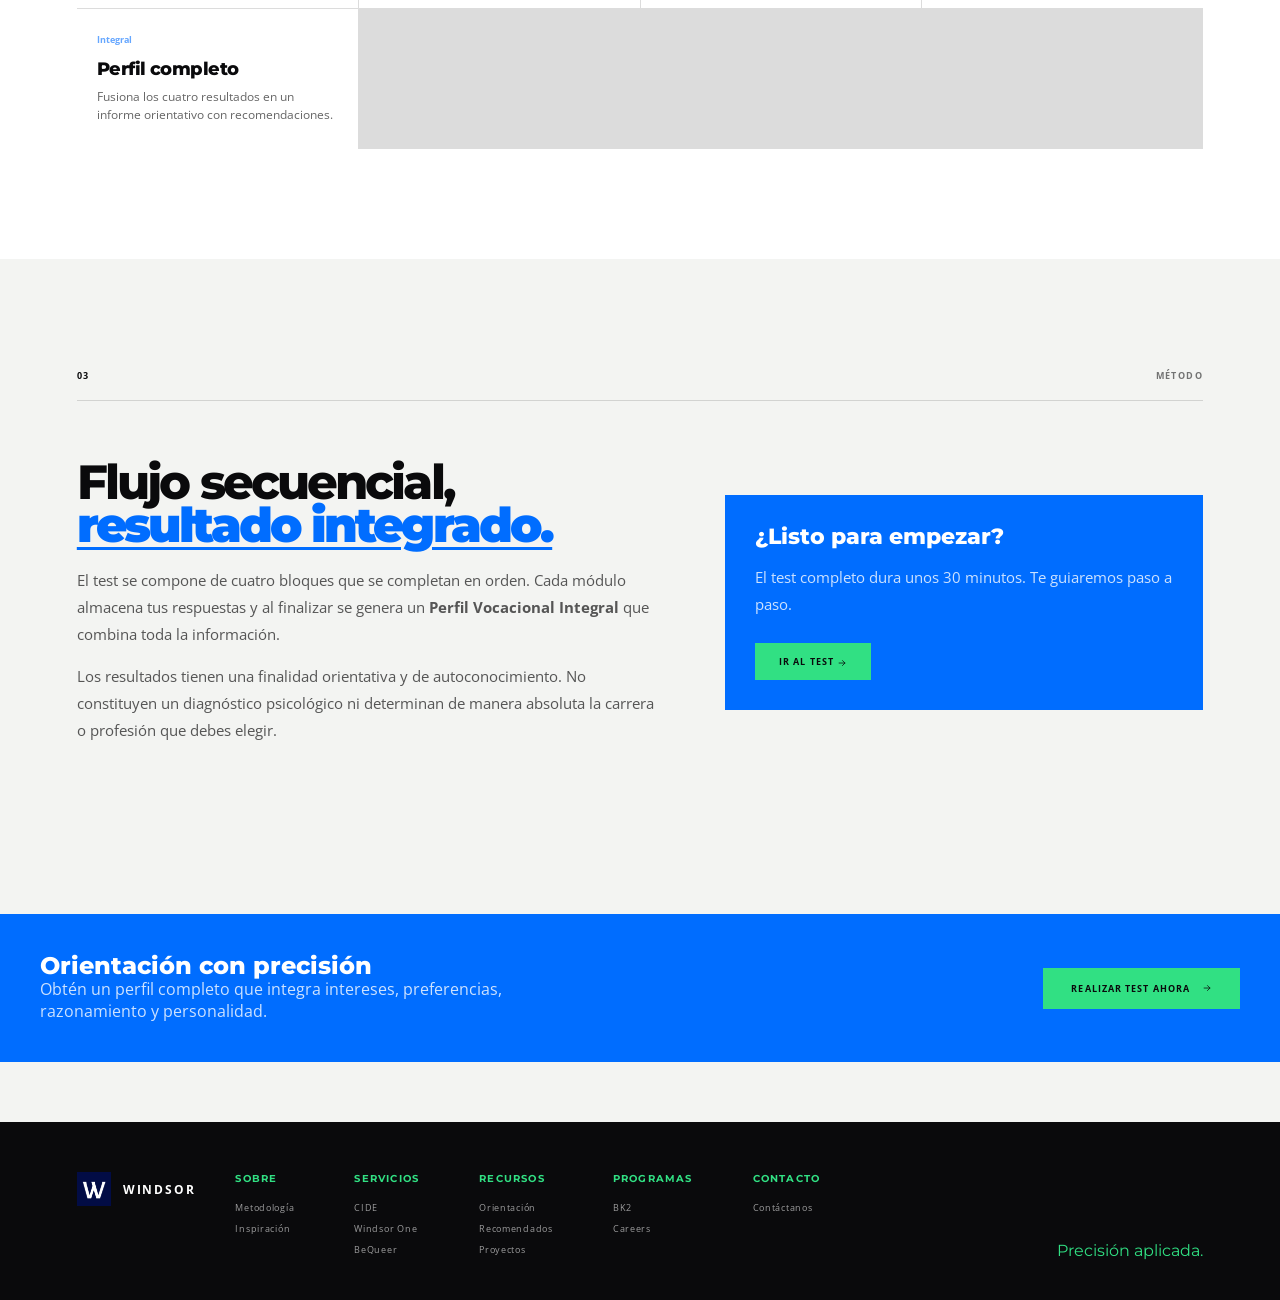
<file: orientacion-vocacional.html>
<!DOCTYPE html>

<html lang="es">
<head>
<meta charset="utf-8"/>
<meta content="width=device-width, initial-scale=1.0" name="viewport"/>
<title>Windsor — Orientación Vocacional</title>
<meta content="Conoce el test vocacional de Windsor: Kuder, Herrera, Razonamiento Abstracto y Personalidad. Descubre tu perfil profesional." name="description"/>
<link href="assets/favicon.png" rel="icon" type="image/png"/>
<link href="https://fonts.googleapis.com" rel="preconnect"/>
<link crossorigin="" href="https://fonts.gstatic.com" rel="preconnect"/>
<link href="https://fonts.googleapis.com/css2?family=Montserrat:wght@400;500;600;700;800;900&amp;family=Open+Sans:wght@400;500;600;700&amp;display=swap" rel="stylesheet"/>
<link href="styles.css" rel="stylesheet"/>
</head>
<body>
<div class="preloader">
<div class="preloader-logo">W</div>
<div class="preloader-line"><span></span></div>
<div class="preloader-text">WINDSOR</div>
</div><header class="header">
<a class="logo" href="index.html">
<img alt="Windsor" class="logo-icon" src="assets/favicon.png"/>
<span class="logo-name">WINDSOR</span>
</a>
<nav class="desktop-nav">
<ul class="nav-list">
<li><a href="index.html">Inicio</a></li>
<li class="dropdown">
<a href="metodologia.html">Sobre</a>
<ul class="submenu">
<li><a href="metodologia.html">Metodología</a></li>
<li><a href="inspiracion.html">Inspiración</a></li>
</ul>
</li>
<li class="dropdown">
<a href="cide.html">Servicios</a>
<ul class="submenu">
<li><a href="cide.html">CIDE</a></li>
<li><a href="windsor-one.html">Windsor One</a></li>
<li><a href="BeQueer.html">BeQueer</a></li>
</ul>
</li>
<li class="dropdown">
<a href="recomendados.html">Recursos</a>
<ul class="submenu">
<li><a class="active" href="orientacion-vocacional.html">Orientación</a></li>
<li><a href="recomendados.html">Recomendados</a></li>
<li><a href="proyectos.html">Proyectos</a></li>
</ul>
</li>
<li class="dropdown">
<a href="becas.html">Programas</a>
<ul class="submenu">
<li><a href="becas.html">BK2</a></li>
<li><a href="careers.html">Careers</a></li>
</ul>
</li>
<li><a href="contacto.html">Contacto</a></li>
</ul>
</nav>
<div class="header-actions">
<a class="header-button" href="contacto.html">
                Hablemos
                <span aria-hidden="true" class="arrow-icon">
<svg fill="none" height="16" stroke="currentColor" stroke-linecap="round" stroke-linejoin="round" stroke-width="2" viewbox="0 0 24 24" width="16">
<line x1="7" x2="17" y1="17" y2="7"></line>
<polyline points="7 7 17 7 17 17"></polyline>
</svg>
</span>
</a>
</div>
<button aria-expanded="false" aria-label="Abrir menú" class="menu-button"><span></span><span></span></button>
</header><div class="mobile-menu">
<div class="mobile-menu-inner">
<div class="mobile-menu-label">NAVEGACIÓN</div>
<a href="index.html">Inicio</a>
<div class="mobile-group-title">Sobre</div>
<a href="metodologia.html">Metodología</a>
<a href="inspiracion.html">Inspiración</a>
<div class="mobile-group-title">Servicios</div>
<a href="cide.html">CIDE</a>
<a href="windsor-one.html">Windsor One</a>
<a href="BeQueer.html">BeQueer</a>
<div class="mobile-group-title">Recursos</div>
<a class="active" href="orientacion-vocacional.html">Orientación</a>
<a href="recomendados.html">Recomendados</a>
<a href="proyectos.html">Proyectos</a>
<div class="mobile-group-title">Programas</div>
<a href="becas.html">BK2</a>
<a href="careers.html">Careers</a>
<a href="contacto.html">Contacto</a>
</div>
</div>
<main>
<section class="ov-hero">
<div class="hero-noise"></div>
<h1>Conoce tu <em>perfil vocacional integral</em> con Windsor.</h1>
<p>El Test de Orientación Vocacional Windsor combina cuatro instrumentos: <strong>Kuder</strong> (intereses), <strong>Herrera y Montes</strong> (preferencias), <strong>Razonamiento abstracto</strong> y <strong>Personalidad</strong> (16 perfiles). Obtén un panorama completo de tus áreas de afinidad.</p>
<a class="cta" href="test-vocacional.html">Comenzar test <svg aria-hidden="true" class="svg-icon svg-arrow" viewbox="0 0 24 24"><path d="M5 12h14M13 6l6 6-6 6"></path></svg></a>
</section>
<section class="section">
<div class="section-meta"><span>01</span><span>QUÉ ES</span></div>
<div class="container grid-2">
<div>
<h2>Cuatro dimensiones, <span>un solo perfil.</span></h2>
<p>El test integra dos pruebas clásicas (Kuder y Herrera) con dos módulos originales diseñados por Windsor: razonamiento abstracto y personalidad. Juntos ofrecen una visión equilibrada de tus intereses, preferencias, capacidad de razonamiento y estilo personal.</p>
</div>
<div>
<ul style="list-style:none; margin-top:25px;">
<li style="padding:10px 0; border-bottom:1px solid var(--line); font-size:14px; display:flex; gap:12px; align-items:center;"><strong><svg aria-hidden="true" class="svg-icon svg-check" viewbox="0 0 24 24"><path d="m5 12 4 4L19 6"></path></svg></strong> Duración: 25–30 minutos</li>
<li style="padding:10px 0; border-bottom:1px solid var(--line); font-size:14px; display:flex; gap:12px; align-items:center;"><strong><svg aria-hidden="true" class="svg-icon svg-check" viewbox="0 0 24 24"><path d="m5 12 4 4L19 6"></path></svg></strong> 4 módulos secuenciales</li>
<li style="padding:10px 0; border-bottom:1px solid var(--line); font-size:14px; display:flex; gap:12px; align-items:center;"><strong><svg aria-hidden="true" class="svg-icon svg-check" viewbox="0 0 24 24"><path d="m5 12 4 4L19 6"></path></svg></strong> Resultados en 10 áreas vocacionales</li>
<li style="padding:10px 0; border-bottom:1px solid var(--line); font-size:14px; display:flex; gap:12px; align-items:center;"><strong><svg aria-hidden="true" class="svg-icon svg-check" viewbox="0 0 24 24"><path d="m5 12 4 4L19 6"></path></svg></strong> Perfil de personalidad de 16 tipos</li>
<li style="padding:10px 0; border-bottom:1px solid var(--line); font-size:14px; display:flex; gap:12px; align-items:center;"><strong><svg aria-hidden="true" class="svg-icon svg-check" viewbox="0 0 24 24"><path d="m5 12 4 4L19 6"></path></svg></strong> Recomendaciones orientativas</li>
</ul>
</div>
</div>
</section>
<section class="section" style="background:var(--white);">
<div class="section-meta"><span>02</span><span>MÓDULOS</span></div>
<div class="container">
<h2 style="font-size:clamp(1.875rem,3.75vw,3rem); letter-spacing:-0.06em; line-height:0.9;">
                    Cuatro pilares
                    <span style="display:block; font-family:var(--sans); font-weight:900; text-decoration:underline; text-decoration-thickness:0.07em; text-underline-offset:0.1em; color:var(--blue);">para tu orientación.</span>
</h2>
<div class="areas-grid">
<div class="area"><span class="num">Kuder</span><h4>Intereses</h4><p>Evalúa tus preferencias en 10 áreas vocacionales mediante elección forzada.</p></div>
<div class="area"><span class="num">Herrera</span><h4>Preferencias</h4><p>Explora tu inclinación hacia distintas actividades profesionales con escala Likert.</p></div>
<div class="area"><span class="num">Razonamiento</span><h4>Abstracto</h4><p>Mide tu capacidad para identificar patrones y relaciones lógicas en matrices visuales.</p></div>
<div class="area"><span class="num">Personalidad</span><h4>16 perfiles</h4><p>Combina cuatro dimensiones para describir tu estilo y preferencias generales.</p></div>
<div class="area"><span class="num">Integral</span><h4>Perfil completo</h4><p>Fusiona los cuatro resultados en un informe orientativo con recomendaciones.</p></div>
</div>
</div>
</section>
<section class="section">
<div class="section-meta"><span>03</span><span>MÉTODO</span></div>
<div class="container grid-2">
<div>
<h2>Flujo secuencial, <span>resultado integrado.</span></h2>
<p>El test se compone de cuatro bloques que se completan en orden. Cada módulo almacena tus respuestas y al finalizar se genera un <strong>Perfil Vocacional Integral</strong> que combina toda la información.</p>
<p style="margin-top:15px; color:#555;">Los resultados tienen una finalidad orientativa y de autoconocimiento. No constituyen un diagnóstico psicológico ni determinan de manera absoluta la carrera o profesión que debes elegir.</p>
</div>
<div style="background:var(--blue); color:var(--white); padding:30px;">
<h3 style="font-size:1.35rem; line-height:1.1;">¿Listo para empezar?</h3>
<p style="color:rgba(255,255,255,0.8); margin:15px 0 25px;">El test completo dura unos 30 minutos. Te guiaremos paso a paso.</p>
<a href="test-vocacional.html" style="display:inline-block; background:var(--green); color:var(--black); padding:12px 24px; font-size:9px; font-weight:700; letter-spacing:0.12em; text-transform:uppercase; transition:transform 0.25s;">Ir al test <svg aria-hidden="true" class="svg-icon svg-arrow" viewbox="0 0 24 24"><path d="M5 12h14M13 6l6 6-6 6"></path></svg></a>
</div>
</div>
</section>
<div class="container" style="margin-bottom:60px;">
<div class="cta-box">
<div>
<h3>Orientación con precisión</h3>
<p>Obtén un perfil completo que integra intereses, preferencias, razonamiento y personalidad.</p>
</div>
<a class="btn" href="test-vocacional.html">Realizar test ahora <svg aria-hidden="true" class="svg-icon svg-arrow" viewbox="0 0 24 24"><path d="M5 12h14M13 6l6 6-6 6"></path></svg></a>
</div>
</div>
</main><footer class="footer">
<div class="footer-logo">
<img alt="Windsor" src="assets/favicon.png" style="width:34px; height:34px; display:block;"/>
<span>WINDSOR</span>
</div>
<div class="footer-groups">
<div class="footer-group">
<h4>Sobre</h4>
<a href="metodologia.html">Metodología</a>
<a href="inspiracion.html">Inspiración</a>
</div>
<div class="footer-group">
<h4>Servicios</h4>
<a href="cide.html">CIDE</a>
<a href="windsor-one.html">Windsor One</a>
<a href="BeQueer.html">BeQueer</a>
</div>
<div class="footer-group">
<h4>Recursos</h4>
<a class="active" href="orientacion-vocacional.html">Orientación</a>
<a href="recomendados.html">Recomendados</a>
<a href="proyectos.html">Proyectos</a>
</div>
<div class="footer-group">
<h4>Programas</h4>
<a href="becas.html">BK2</a>
<a href="careers.html">Careers</a>
</div>
<div class="footer-group">
<h4>Contacto</h4>
<a href="contacto.html">Contáctanos</a>
</div>
</div>
<div class="footer-tagline">Precisión aplicada.</div>
</footer>
<script src="script.js"></script>
</body>
</html>
</file>
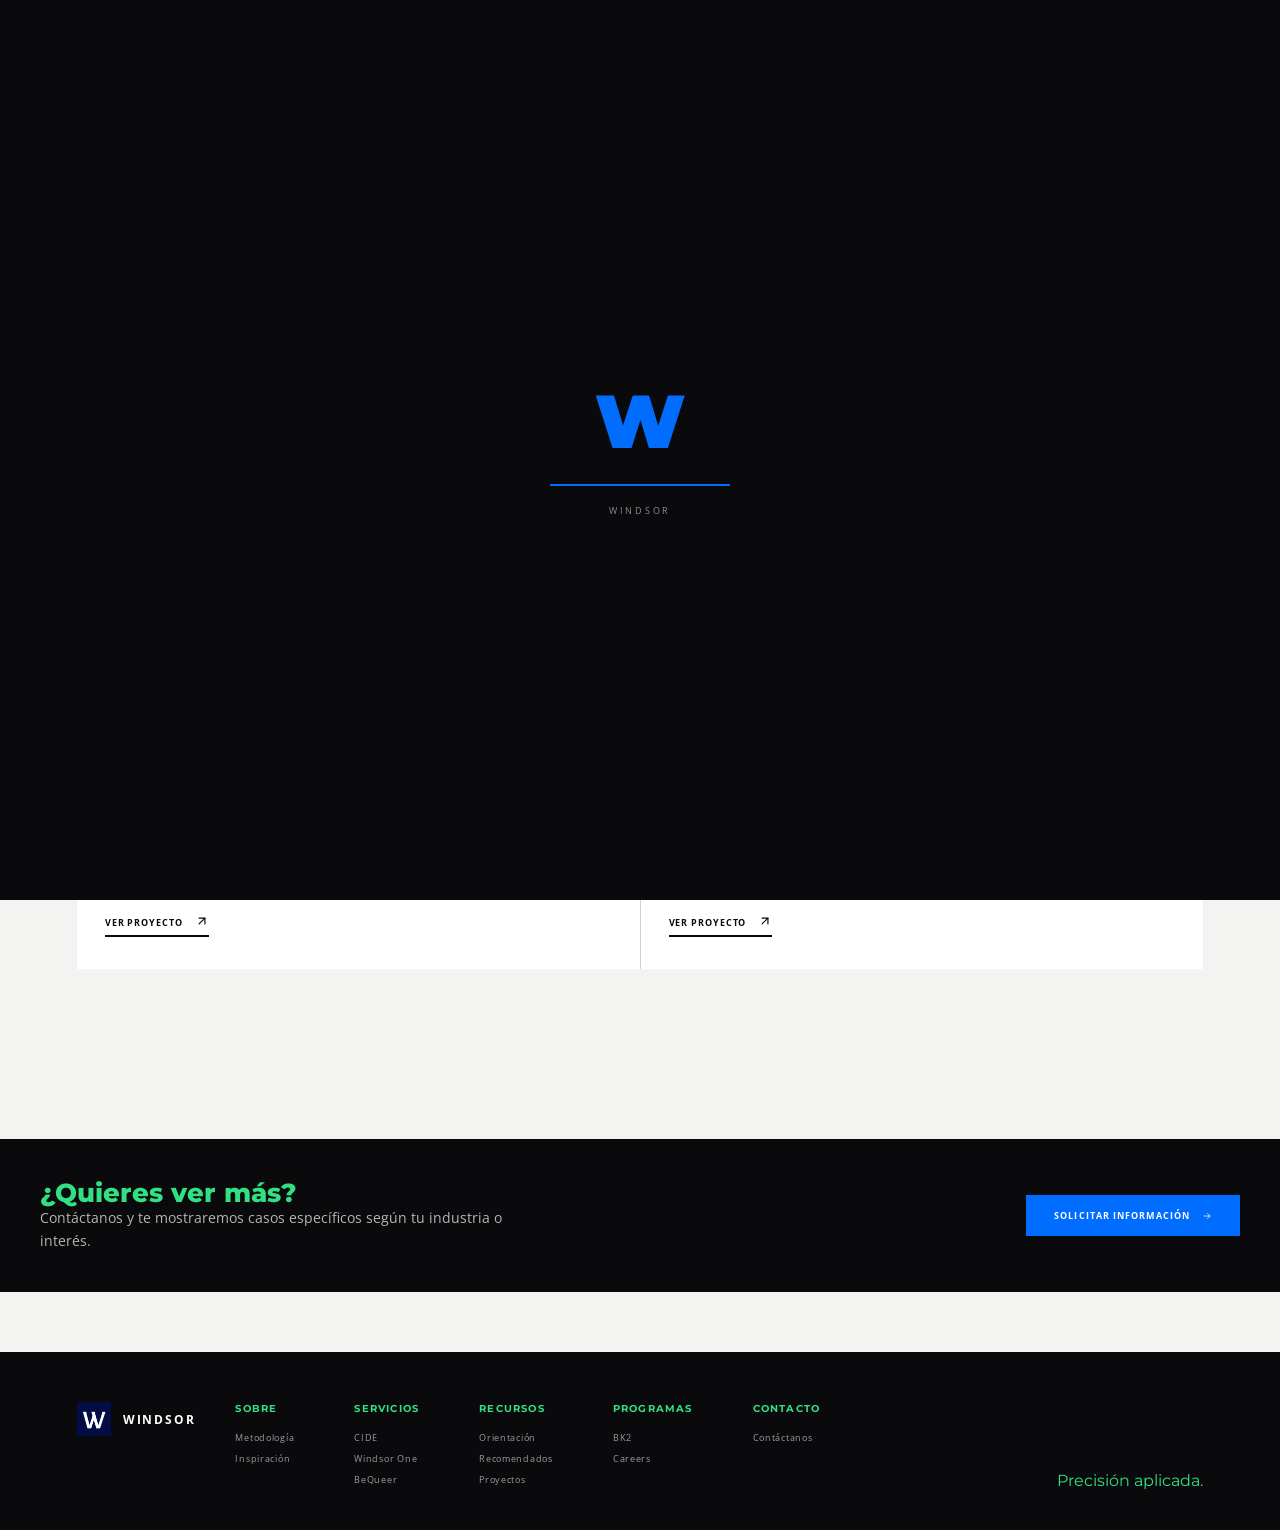
<file: proyectos.html>
<!DOCTYPE html>

<html lang="es">
<head>
<meta charset="utf-8"/>
<meta content="width=device-width, initial-scale=1.0" name="viewport"/>
<title>Windsor — Proyectos</title>
<meta content="Proyectos destacados de Windsor. Diseño, desarrollo y estrategia digital." name="description"/>
<link href="assets/favicon.png" rel="icon" type="image/png"/>
<link href="https://fonts.googleapis.com" rel="preconnect"/>
<link crossorigin="" href="https://fonts.gstatic.com" rel="preconnect"/>
<link href="https://fonts.googleapis.com/css2?family=Montserrat:wght@400;500;600;700;800;900&amp;family=Open+Sans:wght@400;500;600;700&amp;display=swap" rel="stylesheet"/>
<link href="styles.css" rel="stylesheet"/>
</head>
<body>
<div class="preloader">
<div class="preloader-logo">W</div>
<div class="preloader-line"><span></span></div>
<div class="preloader-text">WINDSOR</div>
</div><header class="header">
<a class="logo" href="index.html">
<img alt="Windsor" class="logo-icon" src="assets/favicon.png"/>
<span class="logo-name">WINDSOR</span>
</a>
<nav class="desktop-nav">
<ul class="nav-list">
<li><a href="index.html">Inicio</a></li>
<li class="dropdown">
<a href="metodologia.html">Sobre</a>
<ul class="submenu">
<li><a href="metodologia.html">Metodología</a></li>
<li><a href="inspiracion.html">Inspiración</a></li>
</ul>
</li>
<li class="dropdown">
<a href="cide.html">Servicios</a>
<ul class="submenu">
<li><a href="cide.html">CIDE</a></li>
<li><a href="windsor-one.html">Windsor One</a></li>
<li><a href="BeQueer.html">BeQueer</a></li>
</ul>
</li>
<li class="dropdown">
<a href="recomendados.html">Recursos</a>
<ul class="submenu">
<li><a href="orientacion-vocacional.html">Orientación</a></li>
<li><a href="recomendados.html">Recomendados</a></li>
<li><a class="active" href="proyectos.html">Proyectos</a></li>
</ul>
</li>
<li class="dropdown">
<a href="becas.html">Programas</a>
<ul class="submenu">
<li><a href="becas.html">BK2</a></li>
<li><a href="careers.html">Careers</a></li>
</ul>
</li>
<li><a href="contacto.html">Contacto</a></li>
</ul>
</nav>
<div class="header-actions">
<a class="header-button" href="contacto.html">
                Hablemos
                <span aria-hidden="true" class="arrow-icon">
<svg fill="none" height="16" stroke="currentColor" stroke-linecap="round" stroke-linejoin="round" stroke-width="2" viewbox="0 0 24 24" width="16">
<line x1="7" x2="17" y1="17" y2="7"></line>
<polyline points="7 7 17 7 17 17"></polyline>
</svg>
</span>
</a>
</div>
<button aria-expanded="false" aria-label="Abrir menú" class="menu-button"><span></span><span></span></button>
</header><div class="mobile-menu">
<div class="mobile-menu-inner">
<div class="mobile-menu-label">NAVEGACIÓN</div>
<a href="index.html">Inicio</a>
<div class="mobile-group-title">Sobre</div>
<a href="metodologia.html">Metodología</a>
<a href="inspiracion.html">Inspiración</a>
<div class="mobile-group-title">Servicios</div>
<a href="cide.html">CIDE</a>
<a href="windsor-one.html">Windsor One</a>
<a href="BeQueer.html">BeQueer</a>
<div class="mobile-group-title">Recursos</div>
<a href="orientacion-vocacional.html">Orientación</a>
<a href="recomendados.html">Recomendados</a>
<a class="active" href="proyectos.html">Proyectos</a>
<div class="mobile-group-title">Programas</div>
<a href="becas.html">BK2</a>
<a href="careers.html">Careers</a>
<a href="contacto.html">Contacto</a>
</div>
</div>
<main>
<section class="section" style="padding-top:130px;">
<div class="section-meta"><span>01</span><span>NUESTROS PROYECTOS</span></div>
<div class="container">
<h2 style="font-size:clamp(2.5rem,5vw,4.5rem); letter-spacing:-0.06em; line-height:0.9; max-width:900px;">
                    Trabajos que <span style="display:block; font-family:var(--sans); font-weight:900; text-decoration:underline; text-decoration-thickness:0.07em; text-underline-offset:0.1em; color:var(--blue);">hablan por sí mismos.</span>
</h2>
<p style="color:#555; max-width:600px; font-size:15px; line-height:1.7; margin-top:20px; margin-bottom:40px;">
                    Una selección de proyectos donde aplicamos estrategia, diseño y tecnología para resolver problemas reales.
                </p>
<div class="proyectos-grid">
<div class="proyecto-card">
<div>
<span class="cliente">Cliente A</span>
<h3>Plataforma educativa</h3>
<p>Desarrollo de una plataforma de aprendizaje en línea con enfoque en experiencia de usuario y accesibilidad.</p>
<div class="tags">
<span>Diseño UX</span>
<span>Desarrollo</span>
<span>IA</span>
</div>
</div>
<a class="link" href="contacto.html">Ver proyecto <span aria-hidden="true" class="arrow-icon"><svg fill="none" height="14" stroke="currentColor" stroke-linecap="round" stroke-linejoin="round" stroke-width="2" viewbox="0 0 24 24" width="14"><line x1="7" x2="17" y1="17" y2="7"></line><polyline points="7 7 17 7 17 17"></polyline></svg></span></a>
</div>
<div class="proyecto-card">
<div>
<span class="cliente">Cliente B</span>
<h3>Renovación de marca</h3>
<p>Arquitectura de marca y rediseño de identidad visual para una empresa de tecnología con proyección regional.</p>
<div class="tags">
<span>Branding</span>
<span>Estrategia</span>
</div>
</div>
<a class="link" href="contacto.html">Ver proyecto <span aria-hidden="true" class="arrow-icon"><svg fill="none" height="14" stroke="currentColor" stroke-linecap="round" stroke-linejoin="round" stroke-width="2" viewbox="0 0 24 24" width="14"><line x1="7" x2="17" y1="17" y2="7"></line><polyline points="7 7 17 7 17 17"></polyline></svg></span></a>
</div>
<div class="proyecto-card">
<div>
<span class="cliente">Cliente C</span>
<h3>Auditoría digital</h3>
<p>Análisis completo de presencia digital, redes sociales y sitio web para una organización sin fines de lucro.</p>
<div class="tags">
<span>Auditoría</span>
<span>Estrategia digital</span>
</div>
</div>
<a class="link" href="contacto.html">Ver proyecto <span aria-hidden="true" class="arrow-icon"><svg fill="none" height="14" stroke="currentColor" stroke-linecap="round" stroke-linejoin="round" stroke-width="2" viewbox="0 0 24 24" width="14"><line x1="7" x2="17" y1="17" y2="7"></line><polyline points="7 7 17 7 17 17"></polyline></svg></span></a>
</div>
<div class="proyecto-card">
<div>
<span class="cliente">Cliente D</span>
<h3>Desarrollo de app móvil</h3>
<p>Creación de una aplicación móvil para gestión de proyectos con integración de inteligencia artificial.</p>
<div class="tags">
<span>App</span>
<span>IA</span>
<span>Desarrollo</span>
</div>
</div>
<a class="link" href="contacto.html">Ver proyecto <span aria-hidden="true" class="arrow-icon"><svg fill="none" height="14" stroke="currentColor" stroke-linecap="round" stroke-linejoin="round" stroke-width="2" viewbox="0 0 24 24" width="14"><line x1="7" x2="17" y1="17" y2="7"></line><polyline points="7 7 17 7 17 17"></polyline></svg></span></a>
</div>
</div>
</div>
</section>
<div class="container" style="margin:60px auto;">
<div style="background:var(--black); color:var(--white); padding:40px; display:flex; justify-content:space-between; align-items:center; gap:30px; flex-wrap:wrap;">
<div>
<h3 style="color:var(--green); font-size:1.6rem; line-height:1.1;">¿Quieres ver más?</h3>
<p style="color:rgba(255,255,255,0.7); max-width:500px; font-size:14px; line-height:1.6;">Contáctanos y te mostraremos casos específicos según tu industria o interés.</p>
</div>
<a href="contacto.html" style="padding:14px 28px; background:var(--blue); color:var(--white); font-size:9px; font-weight:700; letter-spacing:0.12em; text-transform:uppercase; transition:transform 0.25s; display:inline-flex; align-items:center; gap:12px;">Solicitar información <svg aria-hidden="true" class="svg-icon svg-arrow" viewbox="0 0 24 24"><path d="M5 12h14M13 6l6 6-6 6"></path></svg></a>
</div>
</div>
</main><footer class="footer">
<div class="footer-logo">
<img alt="Windsor" src="assets/favicon.png" style="width:34px; height:34px; display:block;"/>
<span>WINDSOR</span>
</div>
<div class="footer-groups">
<div class="footer-group">
<h4>Sobre</h4>
<a href="metodologia.html">Metodología</a>
<a href="inspiracion.html">Inspiración</a>
</div>
<div class="footer-group">
<h4>Servicios</h4>
<a href="cide.html">CIDE</a>
<a href="windsor-one.html">Windsor One</a>
<a href="BeQueer.html">BeQueer</a>
</div>
<div class="footer-group">
<h4>Recursos</h4>
<a href="orientacion-vocacional.html">Orientación</a>
<a href="recomendados.html">Recomendados</a>
<a class="active" href="proyectos.html">Proyectos</a>
</div>
<div class="footer-group">
<h4>Programas</h4>
<a href="becas.html">BK2</a>
<a href="careers.html">Careers</a>
</div>
<div class="footer-group">
<h4>Contacto</h4>
<a href="contacto.html">Contáctanos</a>
</div>
</div>
<div class="footer-tagline">Precisión aplicada.</div>
</footer>
<script src="script.js"></script>
</body>
</html>
</file>
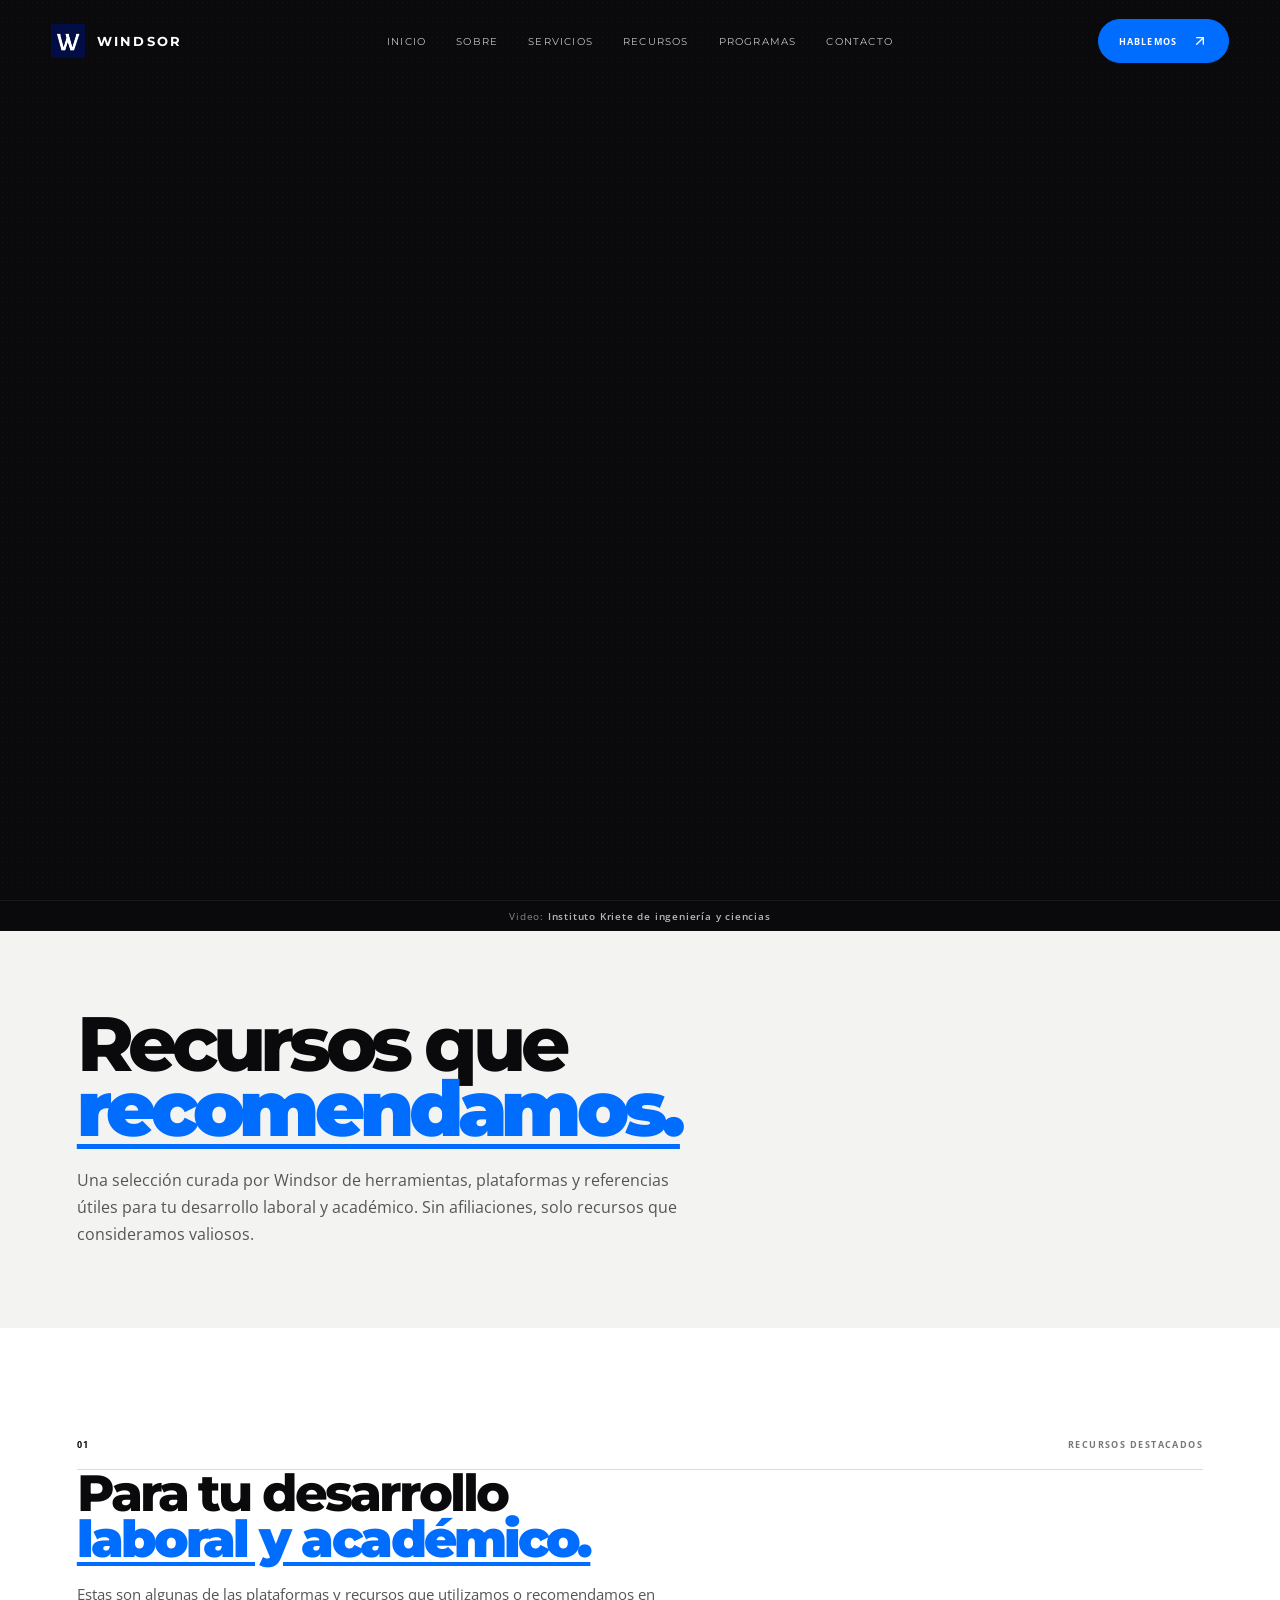
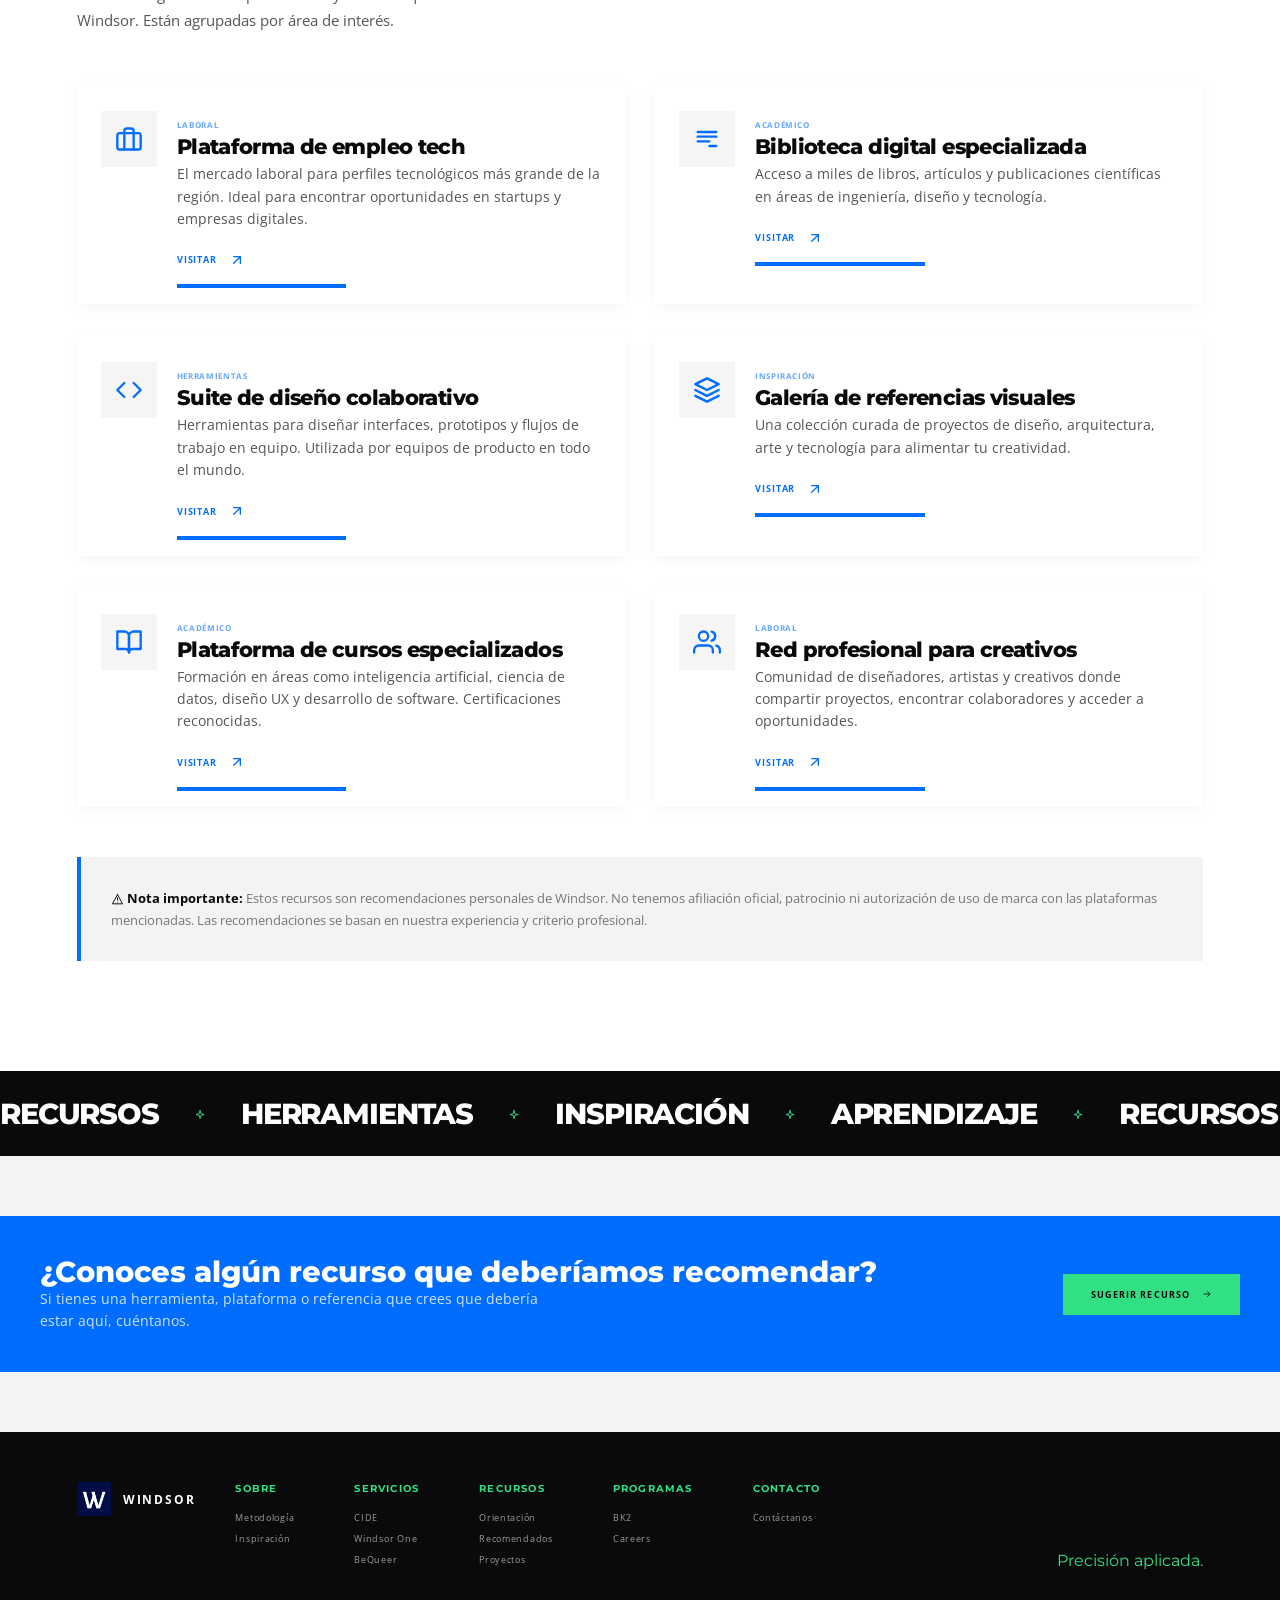
<file: recomendados.html>
<!DOCTYPE html>

<html lang="es">
<head>
<meta charset="utf-8"/>
<meta content="width=device-width, initial-scale=1.0" name="viewport"/>
<title>Windsor — Recomendados</title>
<meta content="Recursos seleccionados por Windsor para tu desarrollo laboral y académico. Herramientas, plataformas y referencias útiles." name="description"/>
<link href="assets/favicon.png" rel="icon" type="image/png"/>
<link href="https://fonts.googleapis.com" rel="preconnect"/>
<link crossorigin="" href="https://fonts.gstatic.com" rel="preconnect"/>
<link href="https://fonts.googleapis.com/css2?family=Montserrat:wght@400;500;600;700;800;900&amp;family=Open+Sans:wght@400;500;600;700&amp;display=swap" rel="stylesheet"/>
<link href="styles.css" rel="stylesheet"/>
</head>
<body>
<div class="preloader">
<div class="preloader-logo">W</div>
<div class="preloader-line"><span></span></div>
<div class="preloader-text">WINDSOR</div>
</div><header class="header">
<a class="logo" href="index.html">
<img alt="Windsor" class="logo-icon" src="assets/favicon.png"/>
<span class="logo-name">WINDSOR</span>
</a>
<nav class="desktop-nav">
<ul class="nav-list">
<li><a href="index.html">Inicio</a></li>
<li class="dropdown">
<a href="metodologia.html">Sobre</a>
<ul class="submenu">
<li><a href="metodologia.html">Metodología</a></li>
<li><a href="inspiracion.html">Inspiración</a></li>
</ul>
</li>
<li class="dropdown">
<a href="cide.html">Servicios</a>
<ul class="submenu">
<li><a href="cide.html">CIDE</a></li>
<li><a href="windsor-one.html">Windsor One</a></li>
<li><a href="BeQueer.html">BeQueer</a></li>
</ul>
</li>
<li class="dropdown">
<a href="recomendados.html">Recursos</a>
<ul class="submenu">
<li><a href="orientacion-vocacional.html">Orientación</a></li>
<li><a class="active" href="recomendados.html">Recomendados</a></li>
<li><a href="proyectos.html">Proyectos</a></li>
</ul>
</li>
<li class="dropdown">
<a href="becas.html">Programas</a>
<ul class="submenu">
<li><a href="becas.html">BK2</a></li>
<li><a href="careers.html">Careers</a></li>
</ul>
</li>
<li><a href="contacto.html">Contacto</a></li>
</ul>
</nav>
<div class="header-actions">
<a class="header-button" href="contacto.html">
                Hablemos
                <span aria-hidden="true" class="arrow-icon">
<svg fill="none" height="16" stroke="currentColor" stroke-linecap="round" stroke-linejoin="round" stroke-width="2" viewbox="0 0 24 24" width="16">
<line x1="7" x2="17" y1="17" y2="7"></line>
<polyline points="7 7 17 7 17 17"></polyline>
</svg>
</span>
</a>
</div>
<button aria-expanded="false" aria-label="Abrir menú" class="menu-button"><span></span><span></span></button>
</header><div class="mobile-menu">
<div class="mobile-menu-inner">
<div class="mobile-menu-label">NAVEGACIÓN</div>
<a href="index.html">Inicio</a>
<div class="mobile-group-title">Sobre</div>
<a href="metodologia.html">Metodología</a>
<a href="inspiracion.html">Inspiración</a>
<div class="mobile-group-title">Servicios</div>
<a href="cide.html">CIDE</a>
<a href="windsor-one.html">Windsor One</a>
<a href="BeQueer.html">BeQueer</a>
<div class="mobile-group-title">Recursos</div>
<a href="orientacion-vocacional.html">Orientación</a>
<a class="active" href="recomendados.html">Recomendados</a>
<a href="proyectos.html">Proyectos</a>
<div class="mobile-group-title">Programas</div>
<a href="becas.html">BK2</a>
<a href="careers.html">Careers</a>
<a href="contacto.html">Contacto</a>
</div>
</div>
<main>
<section class="recomendados-hero">
<video autoplay="" class="hero-video" loop="" muted="" playsinline="">
<source src="Recursos/video1.mp4" type="video/mp4"/>
</video>
<div class="hero-overlay"></div>
<div class="hero-noise"></div>
</section>
<div class="video-credits">
            Video: <strong>Instituto Kriete de ingeniería y ciencias</strong>
</div>
<section class="intro-recomendados">
<div class="container">
<h2>Recursos que <em>recomendamos.</em></h2>
<p>Una selección curada por Windsor de herramientas, plataformas y referencias útiles para tu desarrollo laboral y académico. Sin afiliaciones, solo recursos que consideramos valiosos.</p>
</div>
</section>
<section class="section" style="background:var(--white);">
<div class="section-meta"><span>01</span><span>RECURSOS DESTACADOS</span></div>
<div class="container">
<h2 style="font-size:clamp(2rem,4vw,3.5rem); letter-spacing:-0.06em; line-height:0.9; margin-bottom:20px;">
                    Para tu desarrollo
                    <span style="display:block; font-family:var(--sans); font-weight:900; text-decoration:underline; text-decoration-thickness:0.07em; text-underline-offset:0.1em; color:var(--blue);">laboral y académico.</span>
</h2>
<p style="color:#555; max-width:600px; font-size:15px; line-height:1.7; margin-bottom:40px;">
                    Estas son algunas de las plataformas y recursos que utilizamos o recomendamos en Windsor. Están agrupadas por área de interés.
                </p>
<div class="recursos-grid">
<div class="recurso-item" data-reveal="">
<div class="card-inner">
<div class="icon-wrap"><svg viewbox="0 0 24 24"><rect height="14" rx="2" ry="2" width="20" x="2" y="7"></rect><path d="M16 21V5a2 2 0 0 0-2-2h-4a2 2 0 0 0-2 2v16"></path></svg></div>
<div class="card-body">
<span class="tag">Laboral</span>
<h3>Plataforma de empleo tech</h3>
<p>El mercado laboral para perfiles tecnológicos más grande de la región. Ideal para encontrar oportunidades en startups y empresas digitales.</p>
<a class="card-link" href="contacto.html"><span class="link-text">Visitar</span><span class="arrow-icon"><svg fill="none" height="16" stroke="currentColor" stroke-linecap="round" stroke-linejoin="round" stroke-width="2" viewbox="0 0 24 24" width="16"><line x1="7" x2="17" y1="17" y2="7"></line><polyline points="7 7 17 7 17 17"></polyline></svg></span></a>
<div class="bottom-bar" style="width:40%;"></div>
</div>
</div>
</div>
<div class="recurso-item" data-reveal="">
<div class="card-inner">
<div class="icon-wrap"><svg viewbox="0 0 24 24"><path d="M4 6h16M4 10h16M4 14h10"></path><path d="M14 18h6"></path></svg></div>
<div class="card-body">
<span class="tag">Académico</span>
<h3>Biblioteca digital especializada</h3>
<p>Acceso a miles de libros, artículos y publicaciones científicas en áreas de ingeniería, diseño y tecnología.</p>
<a class="card-link" href="contacto.html"><span class="link-text">Visitar</span><span class="arrow-icon"><svg fill="none" height="16" stroke="currentColor" stroke-linecap="round" stroke-linejoin="round" stroke-width="2" viewbox="0 0 24 24" width="16"><line x1="7" x2="17" y1="17" y2="7"></line><polyline points="7 7 17 7 17 17"></polyline></svg></span></a>
<div class="bottom-bar" style="width:40%;"></div>
</div>
</div>
</div>
<div class="recurso-item" data-reveal="">
<div class="card-inner">
<div class="icon-wrap"><svg viewbox="0 0 24 24"><polyline points="16 18 22 12 16 6"></polyline><polyline points="8 6 2 12 8 18"></polyline></svg></div>
<div class="card-body">
<span class="tag">Herramientas</span>
<h3>Suite de diseño colaborativo</h3>
<p>Herramientas para diseñar interfaces, prototipos y flujos de trabajo en equipo. Utilizada por equipos de producto en todo el mundo.</p>
<a class="card-link" href="contacto.html"><span class="link-text">Visitar</span><span class="arrow-icon"><svg fill="none" height="16" stroke="currentColor" stroke-linecap="round" stroke-linejoin="round" stroke-width="2" viewbox="0 0 24 24" width="16"><line x1="7" x2="17" y1="17" y2="7"></line><polyline points="7 7 17 7 17 17"></polyline></svg></span></a>
<div class="bottom-bar" style="width:40%;"></div>
</div>
</div>
</div>
<div class="recurso-item" data-reveal="">
<div class="card-inner">
<div class="icon-wrap"><svg viewbox="0 0 24 24"><path d="M12 2L2 7l10 5 10-5-10-5z"></path><path d="M2 17l10 5 10-5"></path><path d="M2 12l10 5 10-5"></path></svg></div>
<div class="card-body">
<span class="tag">Inspiración</span>
<h3>Galería de referencias visuales</h3>
<p>Una colección curada de proyectos de diseño, arquitectura, arte y tecnología para alimentar tu creatividad.</p>
<a class="card-link" href="contacto.html"><span class="link-text">Visitar</span><span class="arrow-icon"><svg fill="none" height="16" stroke="currentColor" stroke-linecap="round" stroke-linejoin="round" stroke-width="2" viewbox="0 0 24 24" width="16"><line x1="7" x2="17" y1="17" y2="7"></line><polyline points="7 7 17 7 17 17"></polyline></svg></span></a>
<div class="bottom-bar" style="width:40%;"></div>
</div>
</div>
</div>
<div class="recurso-item" data-reveal="">
<div class="card-inner">
<div class="icon-wrap"><svg viewbox="0 0 24 24"><path d="M2 3h6a4 4 0 0 1 4 4v14a3 3 0 0 0-3-3H2z"></path><path d="M22 3h-6a4 4 0 0 0-4 4v14a3 3 0 0 1 3-3h7z"></path></svg></div>
<div class="card-body">
<span class="tag">Académico</span>
<h3>Plataforma de cursos especializados</h3>
<p>Formación en áreas como inteligencia artificial, ciencia de datos, diseño UX y desarrollo de software. Certificaciones reconocidas.</p>
<a class="card-link" href="contacto.html"><span class="link-text">Visitar</span><span class="arrow-icon"><svg fill="none" height="16" stroke="currentColor" stroke-linecap="round" stroke-linejoin="round" stroke-width="2" viewbox="0 0 24 24" width="16"><line x1="7" x2="17" y1="17" y2="7"></line><polyline points="7 7 17 7 17 17"></polyline></svg></span></a>
<div class="bottom-bar" style="width:40%;"></div>
</div>
</div>
</div>
<div class="recurso-item" data-reveal="">
<div class="card-inner">
<div class="icon-wrap"><svg viewbox="0 0 24 24"><path d="M17 21v-2a4 4 0 0 0-4-4H5a4 4 0 0 0-4 4v2"></path><circle cx="9" cy="7" r="4"></circle><path d="M23 21v-2a4 4 0 0 0-3-3.87"></path><path d="M16 3.13a4 4 0 0 1 0 7.75"></path></svg></div>
<div class="card-body">
<span class="tag">Laboral</span>
<h3>Red profesional para creativos</h3>
<p>Comunidad de diseñadores, artistas y creativos donde compartir proyectos, encontrar colaboradores y acceder a oportunidades.</p>
<a class="card-link" href="contacto.html"><span class="link-text">Visitar</span><span class="arrow-icon"><svg fill="none" height="16" stroke="currentColor" stroke-linecap="round" stroke-linejoin="round" stroke-width="2" viewbox="0 0 24 24" width="16"><line x1="7" x2="17" y1="17" y2="7"></line><polyline points="7 7 17 7 17 17"></polyline></svg></span></a>
<div class="bottom-bar" style="width:40%;"></div>
</div>
</div>
</div>
</div>
<div class="disclaimer">
<strong><svg aria-hidden="true" class="svg-icon svg-alert" viewbox="0 0 24 24"><path d="M12 3 2.7 20h18.6L12 3Z"></path><path d="M12 9v4M12 17h.01"></path></svg> Nota importante:</strong>
                    Estos recursos son recomendaciones personales de Windsor.
                    No tenemos afiliación oficial, patrocinio ni autorización de uso de marca con las plataformas mencionadas.
                    Las recomendaciones se basan en nuestra experiencia y criterio profesional.
                </div>
</div>
</section>
<div class="statement-marquee" style="background:var(--black); color:var(--white);">
<div class="statement-track">
<span>RECURSOS</span> <b><svg aria-hidden="true" class="svg-icon svg-spark" viewbox="0 0 24 24"><path d="m12 3 1.7 6.3L20 11l-6.3 1.7L12 19l-1.7-6.3L4 11l6.3-1.7L12 3Z"></path></svg></b><span>HERRAMIENTAS</span> <b><svg aria-hidden="true" class="svg-icon svg-spark" viewbox="0 0 24 24"><path d="m12 3 1.7 6.3L20 11l-6.3 1.7L12 19l-1.7-6.3L4 11l6.3-1.7L12 3Z"></path></svg></b><span>INSPIRACIÓN</span> <b><svg aria-hidden="true" class="svg-icon svg-spark" viewbox="0 0 24 24"><path d="m12 3 1.7 6.3L20 11l-6.3 1.7L12 19l-1.7-6.3L4 11l6.3-1.7L12 3Z"></path></svg></b><span>APRENDIZAJE</span> <b><svg aria-hidden="true" class="svg-icon svg-spark" viewbox="0 0 24 24"><path d="m12 3 1.7 6.3L20 11l-6.3 1.7L12 19l-1.7-6.3L4 11l6.3-1.7L12 3Z"></path></svg></b>
<span>RECURSOS</span> <b><svg aria-hidden="true" class="svg-icon svg-spark" viewbox="0 0 24 24"><path d="m12 3 1.7 6.3L20 11l-6.3 1.7L12 19l-1.7-6.3L4 11l6.3-1.7L12 3Z"></path></svg></b><span>HERRAMIENTAS</span> <b><svg aria-hidden="true" class="svg-icon svg-spark" viewbox="0 0 24 24"><path d="m12 3 1.7 6.3L20 11l-6.3 1.7L12 19l-1.7-6.3L4 11l6.3-1.7L12 3Z"></path></svg></b><span>INSPIRACIÓN</span> <b><svg aria-hidden="true" class="svg-icon svg-spark" viewbox="0 0 24 24"><path d="m12 3 1.7 6.3L20 11l-6.3 1.7L12 19l-1.7-6.3L4 11l6.3-1.7L12 3Z"></path></svg></b><span>APRENDIZAJE</span> <b><svg aria-hidden="true" class="svg-icon svg-spark" viewbox="0 0 24 24"><path d="m12 3 1.7 6.3L20 11l-6.3 1.7L12 19l-1.7-6.3L4 11l6.3-1.7L12 3Z"></path></svg></b>
</div>
</div>
<div class="container" style="margin:60px auto;">
<div style="background:var(--blue); color:var(--white); padding:40px; display:flex; justify-content:space-between; align-items:center; gap:30px; flex-wrap:wrap;">
<div>
<h3 style="font-size:1.8rem; line-height:1.1;">¿Conoces algún recurso que deberíamos recomendar?</h3>
<p style="color:rgba(255,255,255,0.8); max-width:500px; font-size:14px; line-height:1.6;">Si tienes una herramienta, plataforma o referencia que crees que debería estar aquí, cuéntanos.</p>
</div>
<a href="contacto.html" style="padding:14px 28px; background:var(--green); color:var(--black); font-size:9px; font-weight:700; letter-spacing:0.12em; text-transform:uppercase; transition:transform 0.25s; display:inline-flex; align-items:center; gap:12px;">Sugerir recurso <svg aria-hidden="true" class="svg-icon svg-arrow" viewbox="0 0 24 24"><path d="M5 12h14M13 6l6 6-6 6"></path></svg></a>
</div>
</div>
</main><footer class="footer">
<div class="footer-logo">
<img alt="Windsor" src="assets/favicon.png" style="width:34px; height:34px; display:block;"/>
<span>WINDSOR</span>
</div>
<div class="footer-groups">
<div class="footer-group">
<h4>Sobre</h4>
<a href="metodologia.html">Metodología</a>
<a href="inspiracion.html">Inspiración</a>
</div>
<div class="footer-group">
<h4>Servicios</h4>
<a href="cide.html">CIDE</a>
<a href="windsor-one.html">Windsor One</a>
<a href="BeQueer.html">BeQueer</a>
</div>
<div class="footer-group">
<h4>Recursos</h4>
<a href="orientacion-vocacional.html">Orientación</a>
<a class="active" href="recomendados.html">Recomendados</a>
<a href="proyectos.html">Proyectos</a>
</div>
<div class="footer-group">
<h4>Programas</h4>
<a href="becas.html">BK2</a>
<a href="careers.html">Careers</a>
</div>
<div class="footer-group">
<h4>Contacto</h4>
<a href="contacto.html">Contáctanos</a>
</div>
</div>
<div class="footer-tagline">Precisión aplicada.</div>
</footer>
<script src="script.js"></script>
</body>
</html>
</file>
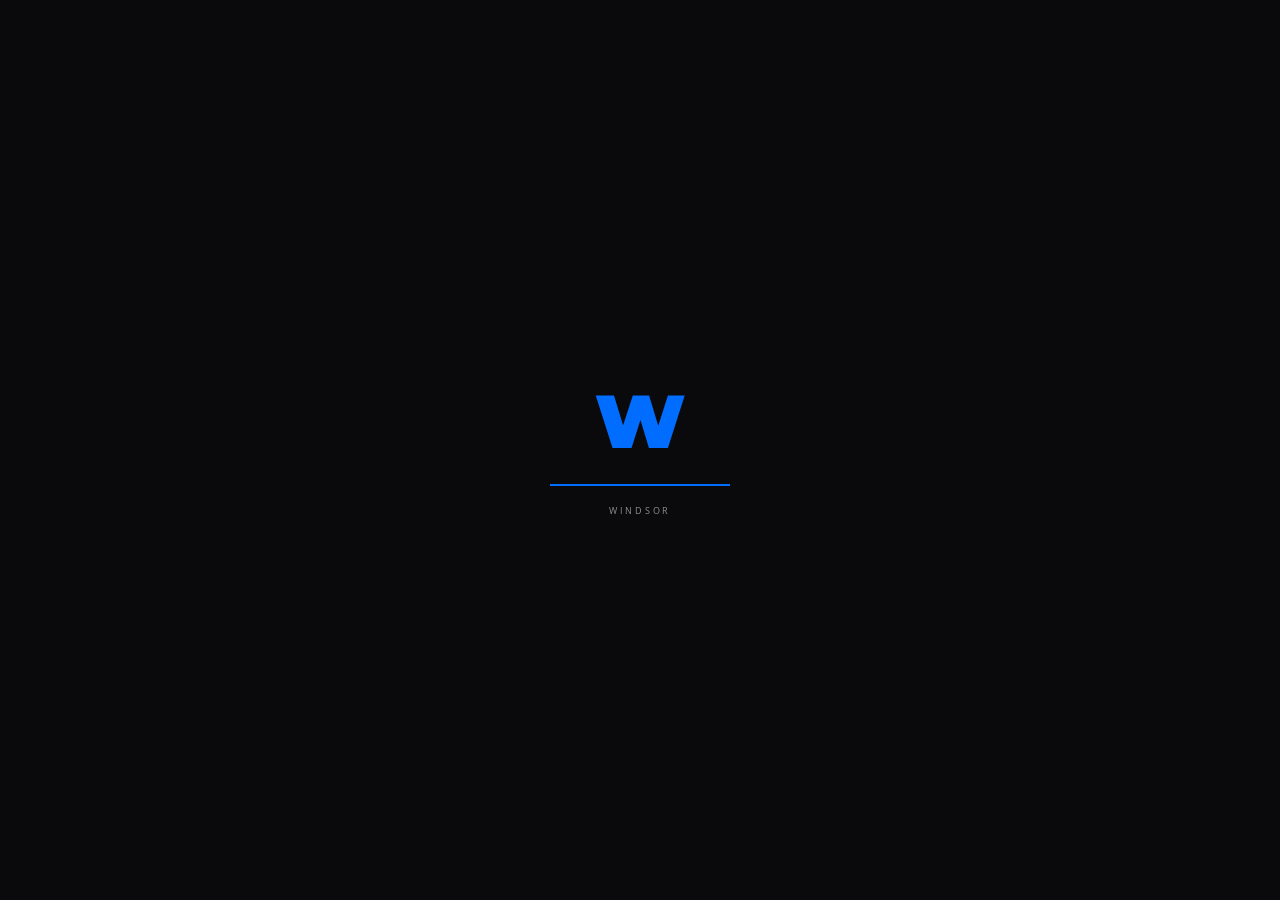
<file: test-vocacional.html>
<!DOCTYPE html>

<html lang="es">
<head>
<meta charset="utf-8"/>
<meta content="width=device-width, initial-scale=1.0" name="viewport"/>
<title>Windsor — Test en mantenimiento</title>
<meta content="Estamos mejorando el test vocacional. Vuelve pronto." name="description"/>
<link href="assets/favicon.png" rel="icon" type="image/png"/>
<link href="https://fonts.googleapis.com" rel="preconnect"/>
<link crossorigin="" href="https://fonts.gstatic.com" rel="preconnect"/>
<link href="https://fonts.googleapis.com/css2?family=Montserrat:wght@400;500;600;700;800;900&amp;family=Open+Sans:wght@400;500;600;700&amp;display=swap" rel="stylesheet"/>
<link href="styles.css" rel="stylesheet"/>
</head>
<body>
<div class="preloader">
<div class="preloader-logo">W</div>
<div class="preloader-line"><span></span></div>
<div class="preloader-text">WINDSOR</div>
</div><header class="header">
<a class="logo" href="index.html">
<img alt="Windsor" class="logo-icon" src="assets/favicon.png"/>
<span class="logo-name">WINDSOR</span>
</a>
<nav class="desktop-nav">
<ul class="nav-list">
<li><a href="index.html">Inicio</a></li>
<li class="dropdown">
<a href="metodologia.html">Sobre</a>
<ul class="submenu">
<li><a href="metodologia.html">Metodología</a></li>
<li><a href="inspiracion.html">Inspiración</a></li>
</ul>
</li>
<li class="dropdown">
<a href="cide.html">Servicios</a>
<ul class="submenu">
<li><a href="cide.html">CIDE</a></li>
<li><a href="windsor-one.html">Windsor One</a></li>
<li><a href="BeQueer.html">BeQueer</a></li>
</ul>
</li>
<li class="dropdown">
<a href="recomendados.html">Recursos</a>
<ul class="submenu">
<li><a href="orientacion-vocacional.html">Orientación</a></li>
<li><a href="recomendados.html">Recomendados</a></li>
<li><a href="proyectos.html">Proyectos</a></li>
</ul>
</li>
<li class="dropdown">
<a href="becas.html">Programas</a>
<ul class="submenu">
<li><a href="becas.html">BK2</a></li>
<li><a href="careers.html">Careers</a></li>
</ul>
</li>
<li><a href="contacto.html">Contacto</a></li>
</ul>
</nav>
<div class="header-actions">
<a class="header-button" href="contacto.html">
                Hablemos
                <span aria-hidden="true" class="arrow-icon">
<svg fill="none" height="16" stroke="currentColor" stroke-linecap="round" stroke-linejoin="round" stroke-width="2" viewbox="0 0 24 24" width="16">
<line x1="7" x2="17" y1="17" y2="7"></line>
<polyline points="7 7 17 7 17 17"></polyline>
</svg>
</span>
</a>
</div>
<button aria-expanded="false" aria-label="Abrir menú" class="menu-button"><span></span><span></span></button>
</header><div class="mobile-menu">
<div class="mobile-menu-inner">
<div class="mobile-menu-label">NAVEGACIÓN</div>
<a href="index.html">Inicio</a>
<div class="mobile-group-title">Sobre</div>
<a href="metodologia.html">Metodología</a>
<a href="inspiracion.html">Inspiración</a>
<div class="mobile-group-title">Servicios</div>
<a href="cide.html">CIDE</a>
<a href="windsor-one.html">Windsor One</a>
<a href="BeQueer.html">BeQueer</a>
<div class="mobile-group-title">Recursos</div>
<a href="orientacion-vocacional.html">Orientación</a>
<a href="recomendados.html">Recomendados</a>
<a href="proyectos.html">Proyectos</a>
<div class="mobile-group-title">Programas</div>
<a href="becas.html">BK2</a>
<a href="careers.html">Careers</a>
<a href="contacto.html">Contacto</a>
</div>
</div>
<main class="maintenance">
<div class="maintenance-content">
<div aria-label="Cargando, página en mantenimiento" class="spinner"></div>
<h1>Estamos en <em>mantenimiento</em></h1>
<p>Estamos mejorando el test vocacional para ofrecerte una mejor experiencia.<br/><strong>Volvemos muy pronto.</strong></p>
<a class="btn" href="index.html">
                Ir a la página principal
                <span aria-hidden="true" class="arrow-icon">
<svg fill="none" height="16" stroke="currentColor" stroke-linecap="round" stroke-linejoin="round" stroke-width="2" viewbox="0 0 24 24" width="16">
<line x1="7" x2="17" y1="17" y2="7"></line>
<polyline points="7 7 17 7 17 17"></polyline>
</svg>
</span>
</a>
</div>
</main><footer class="footer">
<div class="footer-logo">
<img alt="Windsor" src="assets/favicon.png" style="width:34px; height:34px; display:block;"/>
<span>WINDSOR</span>
</div>
<div class="footer-groups">
<div class="footer-group">
<h4>Sobre</h4>
<a href="metodologia.html">Metodología</a>
<a href="inspiracion.html">Inspiración</a>
</div>
<div class="footer-group">
<h4>Servicios</h4>
<a href="cide.html">CIDE</a>
<a href="windsor-one.html">Windsor One</a>
<a href="BeQueer.html">BeQueer</a>
</div>
<div class="footer-group">
<h4>Recursos</h4>
<a href="orientacion-vocacional.html">Orientación</a>
<a href="recomendados.html">Recomendados</a>
<a href="proyectos.html">Proyectos</a>
</div>
<div class="footer-group">
<h4>Programas</h4>
<a href="becas.html">BK2</a>
<a href="careers.html">Careers</a>
</div>
<div class="footer-group">
<h4>Contacto</h4>
<a href="contacto.html">Contáctanos</a>
</div>
</div>
<div class="footer-tagline">Precisión aplicada.</div>
</footer>
<script src="script.js"></script>
</body>
</html>
</file>
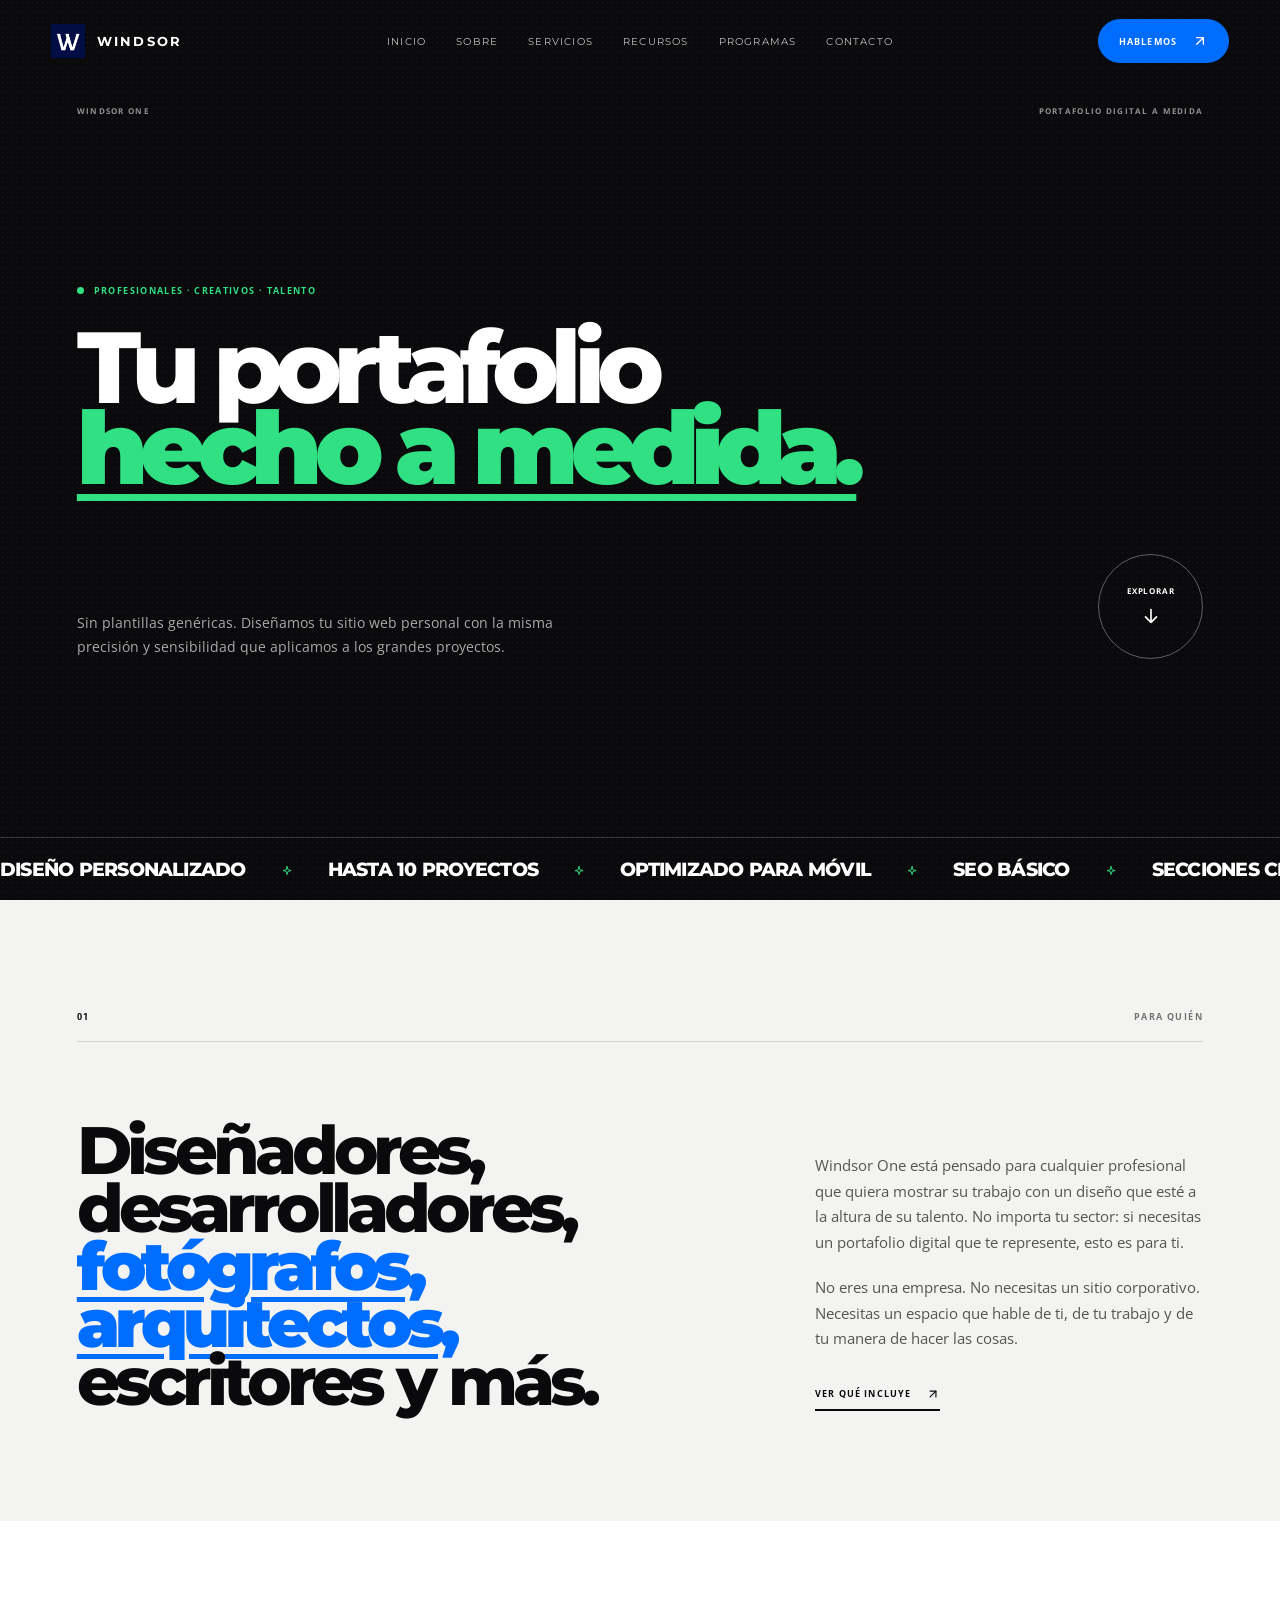
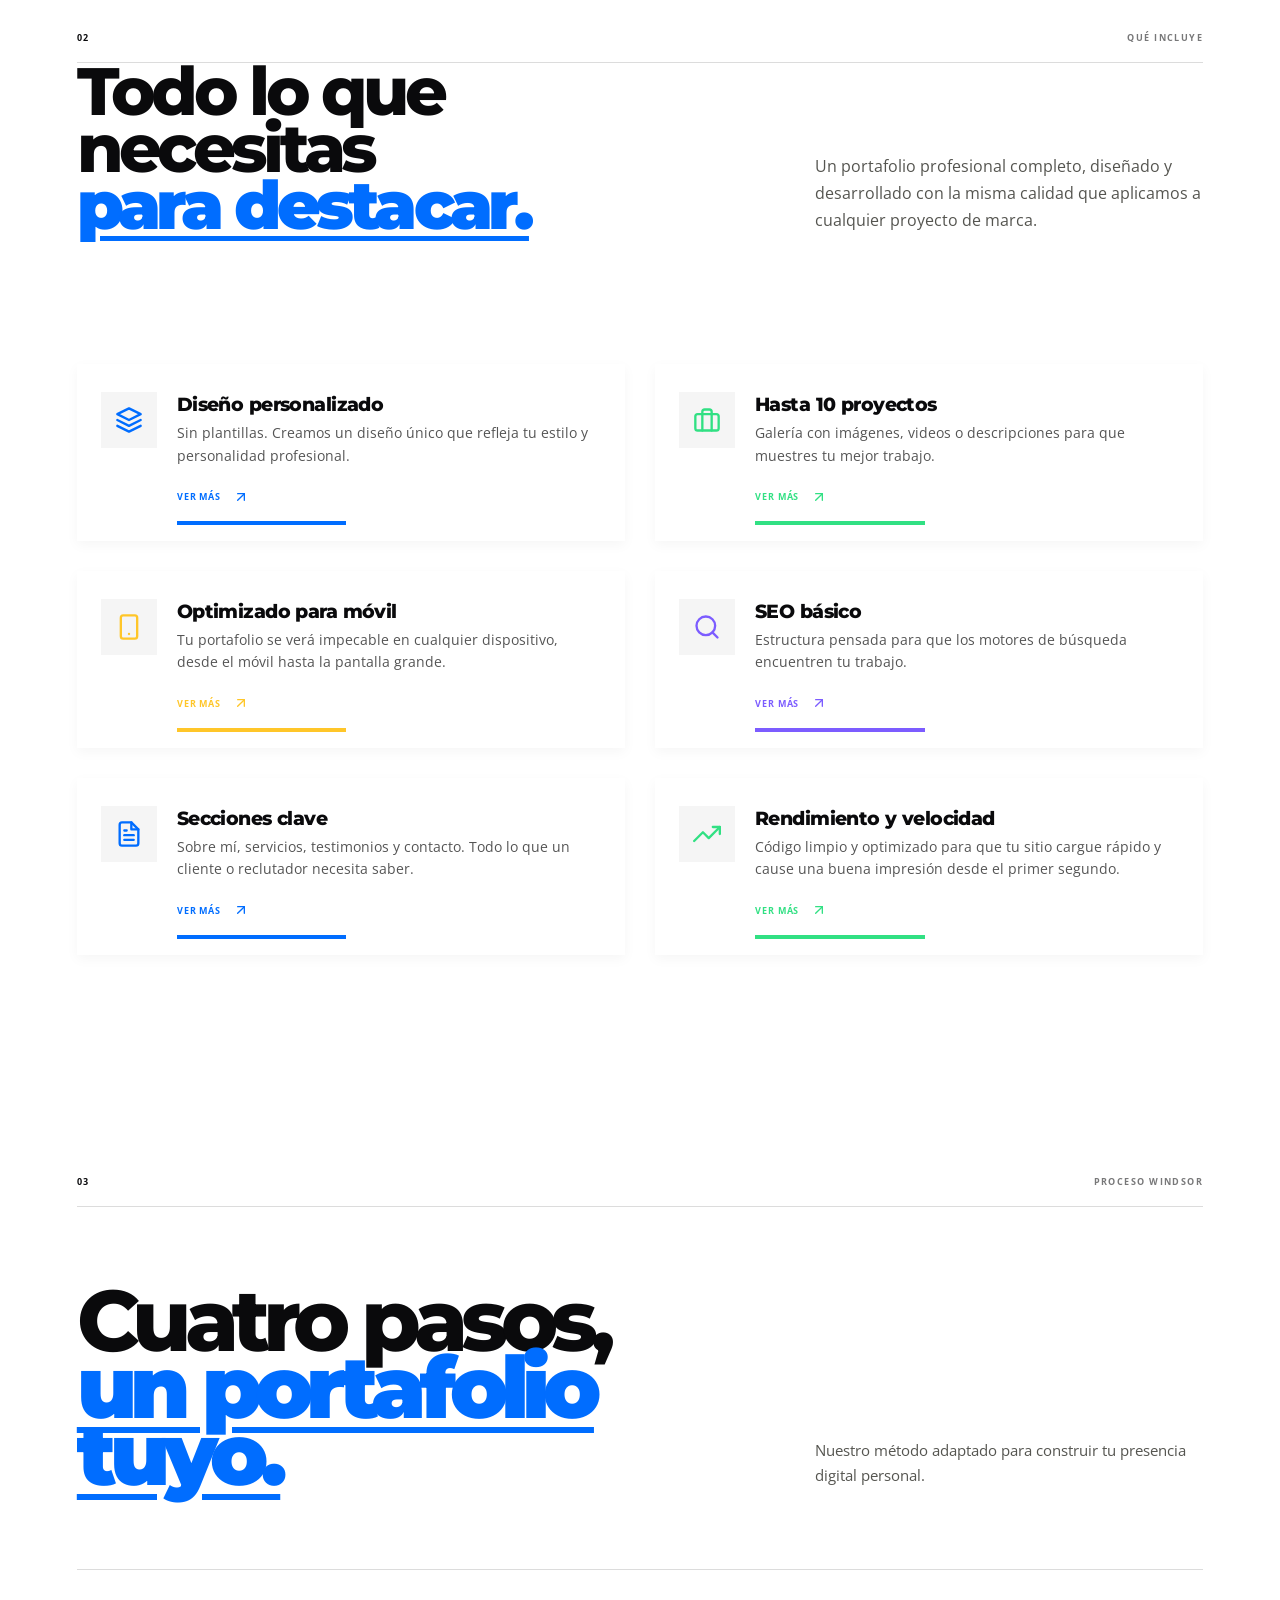
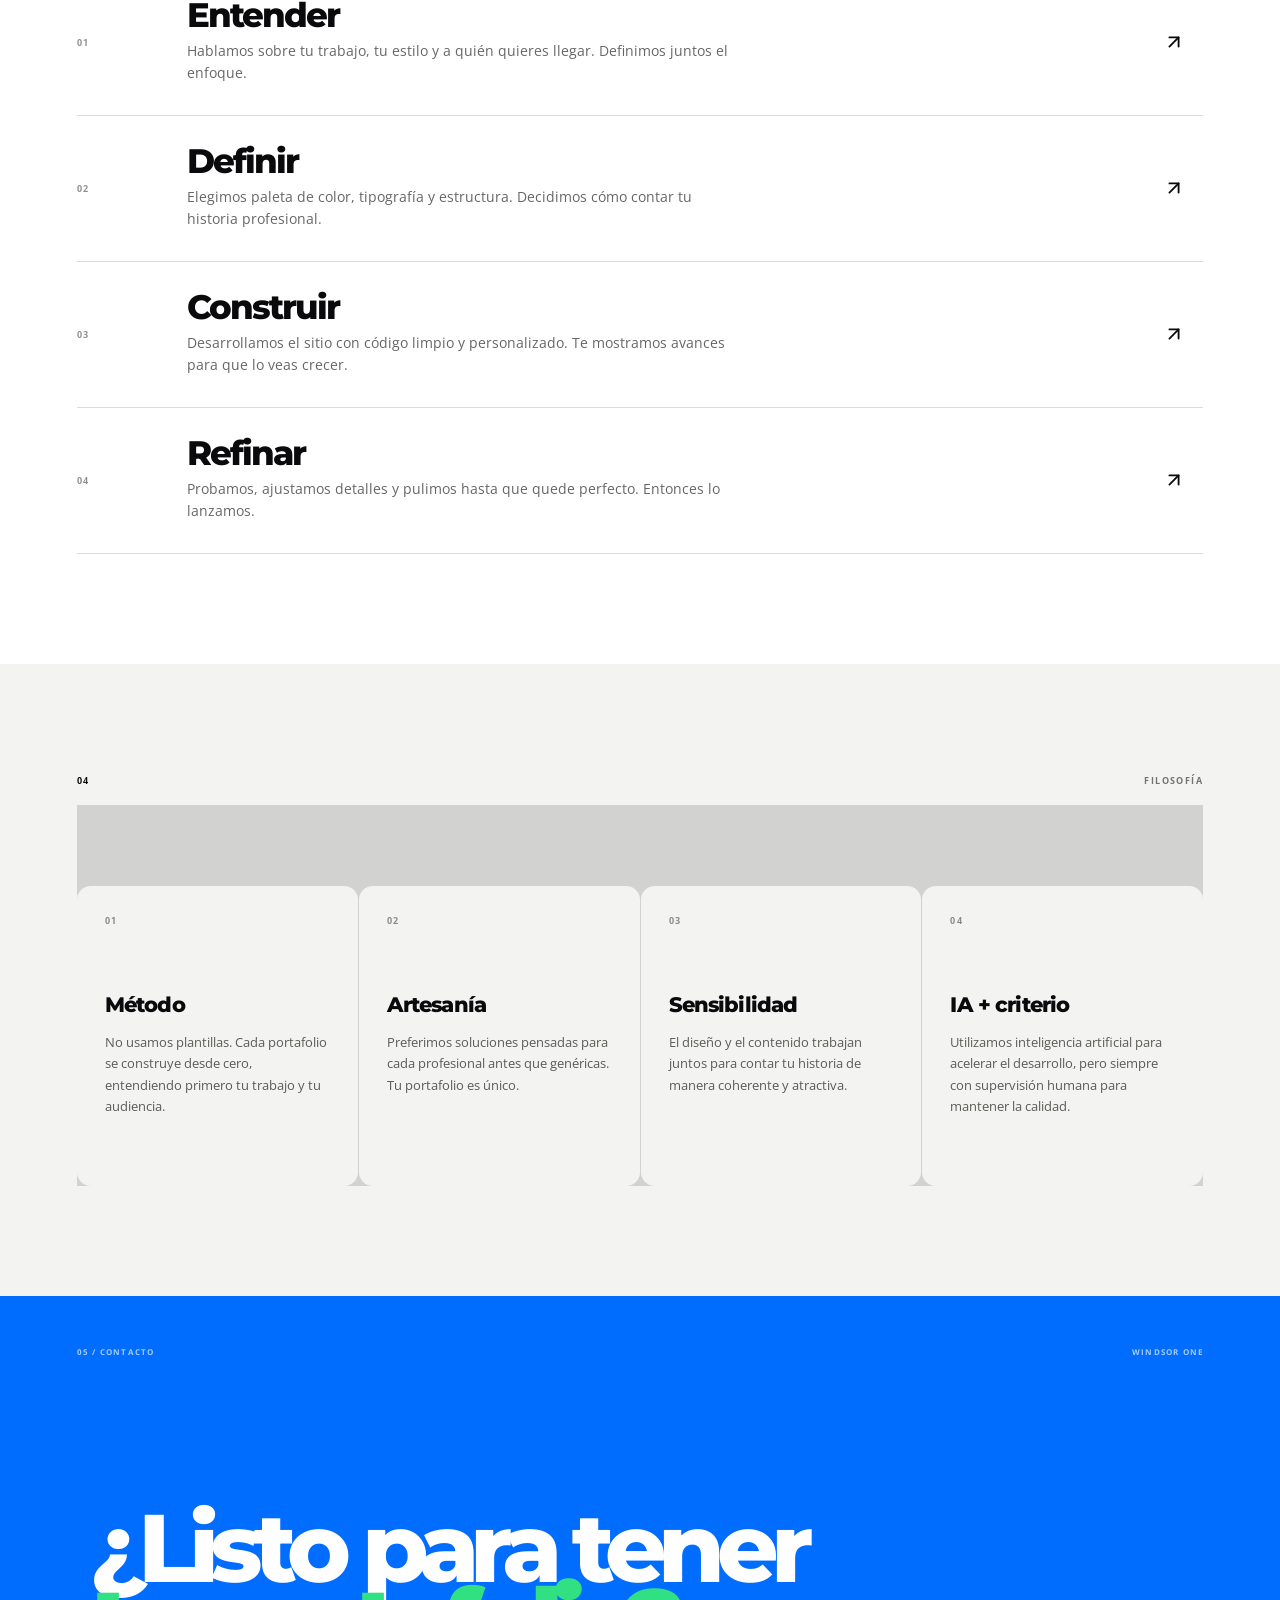
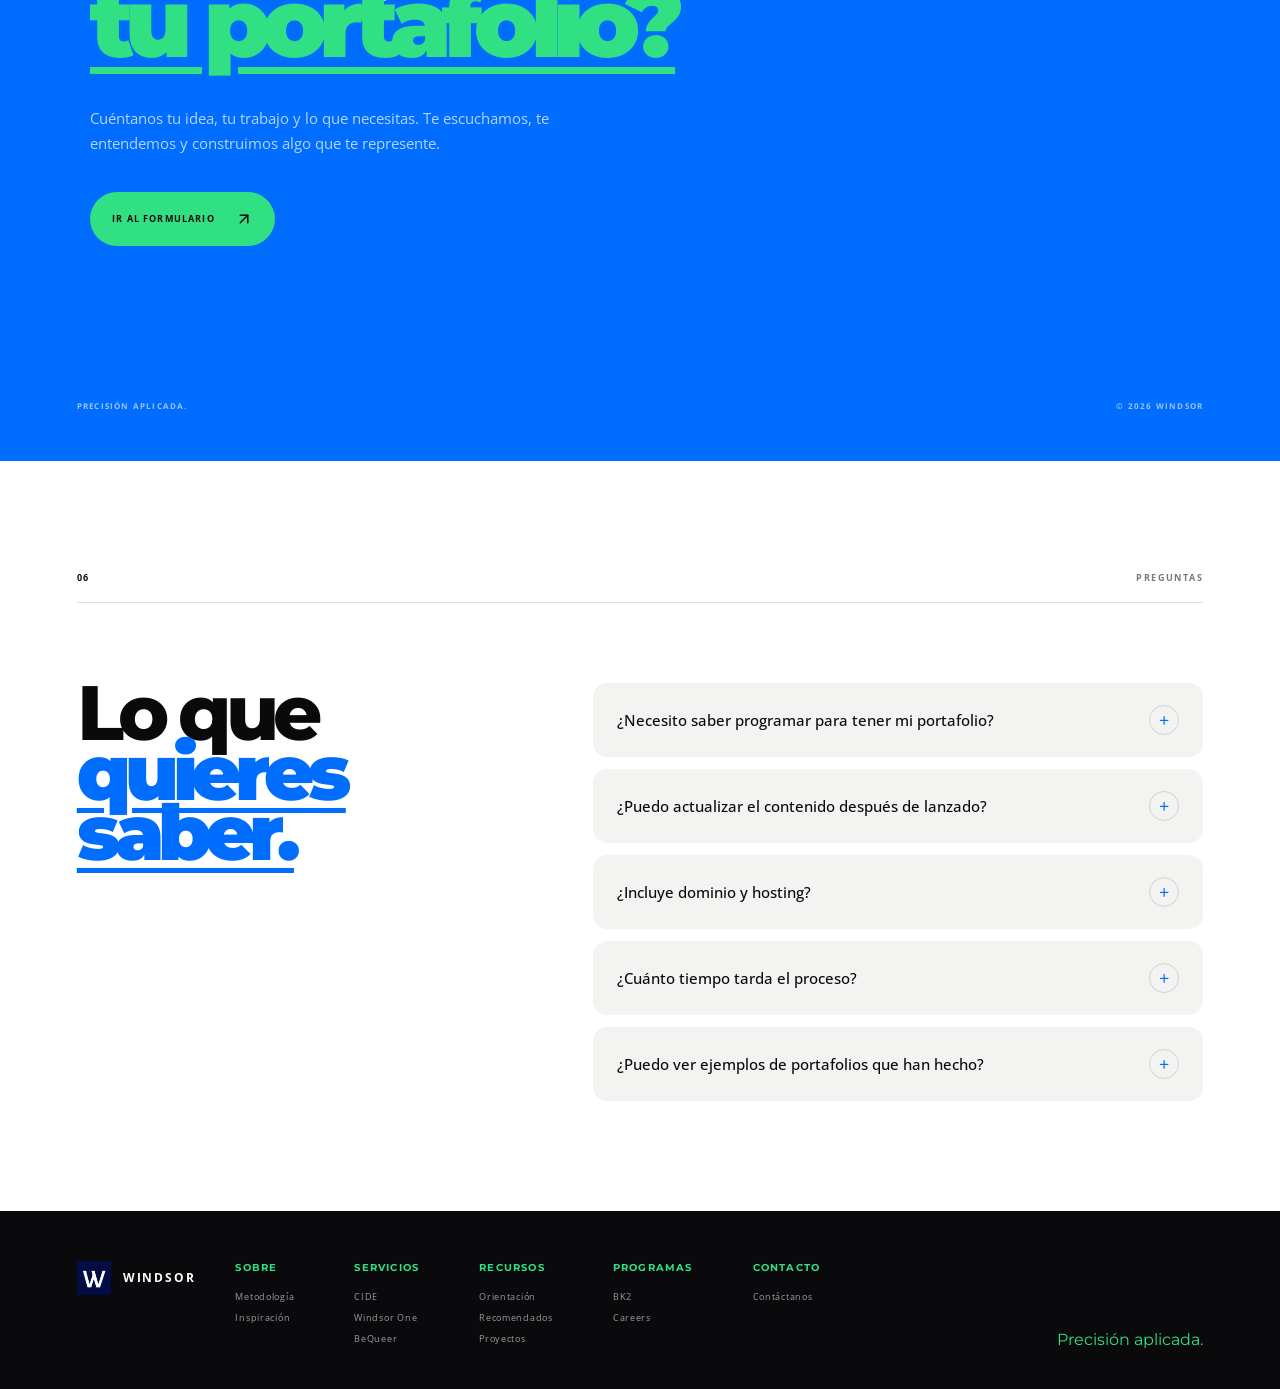
<file: windsor-one.html>
<!DOCTYPE html>

<html lang="es">
<head>
<meta charset="utf-8"/>
<meta content="width=device-width, initial-scale=1.0" name="viewport"/>
<title>Windsor One — Tu portafolio digital a medida</title>
<meta content="Creamos portafolios digitales para profesionales. Diseño personalizado, sin plantillas, con la calidad de Windsor." name="description"/>
<link href="assets/favicon.png" rel="icon" type="image/png"/>
<link href="https://fonts.googleapis.com" rel="preconnect"/>
<link crossorigin="" href="https://fonts.gstatic.com" rel="preconnect"/>
<link href="https://fonts.googleapis.com/css2?family=Montserrat:wght@400;500;600;700;800;900&amp;family=Open+Sans:wght@400;500;600;700&amp;display=swap" rel="stylesheet"/>
<link href="styles.css" rel="stylesheet"/>
</head>
<body>
<div class="preloader">
<div class="preloader-logo">W</div>
<div class="preloader-line"><span></span></div>
<div class="preloader-text">WINDSOR</div>
</div><header class="header">
<a class="logo" href="index.html">
<img alt="Windsor" class="logo-icon" src="assets/favicon.png"/>
<span class="logo-name">WINDSOR</span>
</a>
<nav class="desktop-nav">
<ul class="nav-list">
<li><a href="index.html">Inicio</a></li>
<li class="dropdown">
<a href="metodologia.html">Sobre</a>
<ul class="submenu">
<li><a href="metodologia.html">Metodología</a></li>
<li><a href="inspiracion.html">Inspiración</a></li>
</ul>
</li>
<li class="dropdown">
<a href="cide.html">Servicios</a>
<ul class="submenu">
<li><a href="cide.html">CIDE</a></li>
<li><a class="active" href="windsor-one.html">Windsor One</a></li>
<li><a href="BeQueer.html">BeQueer</a></li>
</ul>
</li>
<li class="dropdown">
<a href="recomendados.html">Recursos</a>
<ul class="submenu">
<li><a href="orientacion-vocacional.html">Orientación</a></li>
<li><a href="recomendados.html">Recomendados</a></li>
<li><a href="proyectos.html">Proyectos</a></li>
</ul>
</li>
<li class="dropdown">
<a href="becas.html">Programas</a>
<ul class="submenu">
<li><a href="becas.html">BK2</a></li>
<li><a href="careers.html">Careers</a></li>
</ul>
</li>
<li><a href="contacto.html">Contacto</a></li>
</ul>
</nav>
<div class="header-actions">
<a class="header-button" href="contacto.html">
                Hablemos
                <span aria-hidden="true" class="arrow-icon">
<svg fill="none" height="16" stroke="currentColor" stroke-linecap="round" stroke-linejoin="round" stroke-width="2" viewbox="0 0 24 24" width="16">
<line x1="7" x2="17" y1="17" y2="7"></line>
<polyline points="7 7 17 7 17 17"></polyline>
</svg>
</span>
</a>
</div>
<button aria-expanded="false" aria-label="Abrir menú" class="menu-button"><span></span><span></span></button>
</header><div class="mobile-menu">
<div class="mobile-menu-inner">
<div class="mobile-menu-label">NAVEGACIÓN</div>
<a href="index.html">Inicio</a>
<div class="mobile-group-title">Sobre</div>
<a href="metodologia.html">Metodología</a>
<a href="inspiracion.html">Inspiración</a>
<div class="mobile-group-title">Servicios</div>
<a href="cide.html">CIDE</a>
<a class="active" href="windsor-one.html">Windsor One</a>
<a href="BeQueer.html">BeQueer</a>
<div class="mobile-group-title">Recursos</div>
<a href="orientacion-vocacional.html">Orientación</a>
<a href="recomendados.html">Recomendados</a>
<a href="proyectos.html">Proyectos</a>
<div class="mobile-group-title">Programas</div>
<a href="becas.html">BK2</a>
<a href="careers.html">Careers</a>
<a href="contacto.html">Contacto</a>
</div>
</div>
<main>
<section class="hero">
<div class="hero-noise"></div>
<div class="hero-topline"><span>WINDSOR ONE</span><span>PORTAFOLIO DIGITAL A MEDIDA</span></div>
<div class="hero-content">
<div class="hero-small"><span class="green-dot"></span>PROFESIONALES · CREATIVOS · TALENTO</div>
<h1>Tu portafolio <em>hecho a medida.</em></h1>
<div class="hero-bottom">
<p>Sin plantillas genéricas. Diseñamos tu sitio web personal con la misma precisión y sensibilidad que aplicamos a los grandes proyectos.</p>
<a class="circle-button" href="#para-quien"><span>Explorar</span><strong><svg aria-hidden="true" class="svg-icon svg-arrow" viewbox="0 0 24 24"><path d="M12 5v14M6 13l6 6 6-6"></path></svg></strong></a>
</div>
</div>
<div class="hero-marquee">
<div class="marquee-track">
<span>DISEÑO PERSONALIZADO</span> <b><svg aria-hidden="true" class="svg-icon svg-spark" viewbox="0 0 24 24"><path d="m12 3 1.7 6.3L20 11l-6.3 1.7L12 19l-1.7-6.3L4 11l6.3-1.7L12 3Z"></path></svg></b>
<span>HASTA 10 PROYECTOS</span> <b><svg aria-hidden="true" class="svg-icon svg-spark" viewbox="0 0 24 24"><path d="m12 3 1.7 6.3L20 11l-6.3 1.7L12 19l-1.7-6.3L4 11l6.3-1.7L12 3Z"></path></svg></b>
<span>OPTIMIZADO PARA MÓVIL</span> <b><svg aria-hidden="true" class="svg-icon svg-spark" viewbox="0 0 24 24"><path d="m12 3 1.7 6.3L20 11l-6.3 1.7L12 19l-1.7-6.3L4 11l6.3-1.7L12 3Z"></path></svg></b>
<span>SEO BÁSICO</span> <b><svg aria-hidden="true" class="svg-icon svg-spark" viewbox="0 0 24 24"><path d="m12 3 1.7 6.3L20 11l-6.3 1.7L12 19l-1.7-6.3L4 11l6.3-1.7L12 3Z"></path></svg></b>
<span>SECCIONES CLAVE</span> <b><svg aria-hidden="true" class="svg-icon svg-spark" viewbox="0 0 24 24"><path d="m12 3 1.7 6.3L20 11l-6.3 1.7L12 19l-1.7-6.3L4 11l6.3-1.7L12 3Z"></path></svg></b>
<span>RENDIMIENTO Y VELOCIDAD</span> <b><svg aria-hidden="true" class="svg-icon svg-spark" viewbox="0 0 24 24"><path d="m12 3 1.7 6.3L20 11l-6.3 1.7L12 19l-1.7-6.3L4 11l6.3-1.7L12 3Z"></path></svg></b>
<span>DISEÑO PERSONALIZADO</span> <b><svg aria-hidden="true" class="svg-icon svg-spark" viewbox="0 0 24 24"><path d="m12 3 1.7 6.3L20 11l-6.3 1.7L12 19l-1.7-6.3L4 11l6.3-1.7L12 3Z"></path></svg></b>
<span>HASTA 10 PROYECTOS</span> <b><svg aria-hidden="true" class="svg-icon svg-spark" viewbox="0 0 24 24"><path d="m12 3 1.7 6.3L20 11l-6.3 1.7L12 19l-1.7-6.3L4 11l6.3-1.7L12 3Z"></path></svg></b>
<span>OPTIMIZADO PARA MÓVIL</span> <b><svg aria-hidden="true" class="svg-icon svg-spark" viewbox="0 0 24 24"><path d="m12 3 1.7 6.3L20 11l-6.3 1.7L12 19l-1.7-6.3L4 11l6.3-1.7L12 3Z"></path></svg></b>
<span>SEO BÁSICO</span> <b><svg aria-hidden="true" class="svg-icon svg-spark" viewbox="0 0 24 24"><path d="m12 3 1.7 6.3L20 11l-6.3 1.7L12 19l-1.7-6.3L4 11l6.3-1.7L12 3Z"></path></svg></b>
<span>SECCIONES CLAVE</span> <b><svg aria-hidden="true" class="svg-icon svg-spark" viewbox="0 0 24 24"><path d="m12 3 1.7 6.3L20 11l-6.3 1.7L12 19l-1.7-6.3L4 11l6.3-1.7L12 3Z"></path></svg></b>
<span>RENDIMIENTO Y VELOCIDAD</span> <b><svg aria-hidden="true" class="svg-icon svg-spark" viewbox="0 0 24 24"><path d="m12 3 1.7 6.3L20 11l-6.3 1.7L12 19l-1.7-6.3L4 11l6.3-1.7L12 3Z"></path></svg></b>
</div>
</div>
</section>
<section class="intro section" id="para-quien">
<div class="section-meta"><span>01</span><span>PARA QUIÉN</span></div>
<div class="intro-layout">
<h2>Diseñadores, desarrolladores, <span>fotógrafos, arquitectos,</span> escritores y más.</h2>
<div class="intro-copy">
<p>Windsor One está pensado para cualquier profesional que quiera mostrar su trabajo con un diseño que esté a la altura de su talento. No importa tu sector: si necesitas un portafolio digital que te represente, esto es para ti.</p>
<p>No eres una empresa. No necesitas un sitio corporativo. Necesitas un espacio que hable de ti, de tu trabajo y de tu manera de hacer las cosas.</p>
<a class="underlined-link" href="#que-incluye">Ver qué incluye <span aria-hidden="true" class="arrow-icon"><svg fill="none" height="14" stroke="currentColor" stroke-linecap="round" stroke-linejoin="round" stroke-width="2" viewbox="0 0 24 24" width="14"><line x1="7" x2="17" y1="17" y2="7"></line><polyline points="7 7 17 7 17 17"></polyline></svg></span></a>
</div>
</div>
</section>
<section class="section" id="que-incluye" style="background:var(--white);">
<div class="section-meta"><span>02</span><span>QUÉ INCLUYE</span></div>
<div class="container">
<div class="services-heading" style="padding-top:0;">
<h2>Todo lo que necesitas <span>para destacar.</span></h2>
<p>Un portafolio profesional completo, diseñado y desarrollado con la misma calidad que aplicamos a cualquier proyecto de marca.</p>
</div>
<div class="one-cards-grid">
<div class="one-card" data-reveal="">
<div class="card-inner">
<div class="icon-wrap blue"><svg viewbox="0 0 24 24"><path d="M12 2L2 7l10 5 10-5-10-5z"></path><path d="M2 17l10 5 10-5"></path><path d="M2 12l10 5 10-5"></path></svg></div>
<div class="card-body">
<h3>Diseño personalizado</h3>
<p>Sin plantillas. Creamos un diseño único que refleja tu estilo y personalidad profesional.</p>
<a class="card-link blue" href="contacto.html"><span class="link-text">Ver más</span><span class="arrow-icon"><svg fill="none" height="16" stroke="currentColor" stroke-linecap="round" stroke-linejoin="round" stroke-width="2" viewbox="0 0 24 24" width="16"><line x1="7" x2="17" y1="17" y2="7"></line><polyline points="7 7 17 7 17 17"></polyline></svg></span></a>
<div class="bottom-bar blue" style="width:40%;"></div>
</div>
</div>
</div>
<div class="one-card" data-reveal="">
<div class="card-inner">
<div class="icon-wrap green"><svg viewbox="0 0 24 24"><rect height="14" rx="2" ry="2" width="20" x="2" y="7"></rect><path d="M16 21V5a2 2 0 0 0-2-2h-4a2 2 0 0 0-2 2v16"></path></svg></div>
<div class="card-body">
<h3>Hasta 10 proyectos</h3>
<p>Galería con imágenes, videos o descripciones para que muestres tu mejor trabajo.</p>
<a class="card-link green" href="contacto.html"><span class="link-text">Ver más</span><span class="arrow-icon"><svg fill="none" height="16" stroke="currentColor" stroke-linecap="round" stroke-linejoin="round" stroke-width="2" viewbox="0 0 24 24" width="16"><line x1="7" x2="17" y1="17" y2="7"></line><polyline points="7 7 17 7 17 17"></polyline></svg></span></a>
<div class="bottom-bar green" style="width:40%;"></div>
</div>
</div>
</div>
<div class="one-card" data-reveal="">
<div class="card-inner">
<div class="icon-wrap yellow"><svg viewbox="0 0 24 24"><rect height="20" rx="2" ry="2" width="14" x="5" y="2"></rect><line x1="12" x2="12.01" y1="18" y2="18"></line></svg></div>
<div class="card-body">
<h3>Optimizado para móvil</h3>
<p>Tu portafolio se verá impecable en cualquier dispositivo, desde el móvil hasta la pantalla grande.</p>
<a class="card-link yellow" href="contacto.html"><span class="link-text">Ver más</span><span class="arrow-icon"><svg fill="none" height="16" stroke="currentColor" stroke-linecap="round" stroke-linejoin="round" stroke-width="2" viewbox="0 0 24 24" width="16"><line x1="7" x2="17" y1="17" y2="7"></line><polyline points="7 7 17 7 17 17"></polyline></svg></span></a>
<div class="bottom-bar yellow" style="width:40%;"></div>
</div>
</div>
</div>
<div class="one-card" data-reveal="">
<div class="card-inner">
<div class="icon-wrap purple"><svg viewbox="0 0 24 24"><circle cx="11" cy="11" r="8"></circle><line x1="21" x2="16.65" y1="21" y2="16.65"></line></svg></div>
<div class="card-body">
<h3>SEO básico</h3>
<p>Estructura pensada para que los motores de búsqueda encuentren tu trabajo.</p>
<a class="card-link purple" href="contacto.html"><span class="link-text">Ver más</span><span class="arrow-icon"><svg fill="none" height="16" stroke="currentColor" stroke-linecap="round" stroke-linejoin="round" stroke-width="2" viewbox="0 0 24 24" width="16"><line x1="7" x2="17" y1="17" y2="7"></line><polyline points="7 7 17 7 17 17"></polyline></svg></span></a>
<div class="bottom-bar purple" style="width:40%;"></div>
</div>
</div>
</div>
<div class="one-card" data-reveal="">
<div class="card-inner">
<div class="icon-wrap blue"><svg viewbox="0 0 24 24"><path d="M14 2H6a2 2 0 0 0-2 2v16a2 2 0 0 0 2 2h12a2 2 0 0 0 2-2V8z"></path><polyline points="14 2 14 8 20 8"></polyline><line x1="16" x2="8" y1="13" y2="13"></line><line x1="16" x2="8" y1="17" y2="17"></line><polyline points="10 9 9 9 8 9"></polyline></svg></div>
<div class="card-body">
<h3>Secciones clave</h3>
<p>Sobre mí, servicios, testimonios y contacto. Todo lo que un cliente o reclutador necesita saber.</p>
<a class="card-link blue" href="contacto.html"><span class="link-text">Ver más</span><span class="arrow-icon"><svg fill="none" height="16" stroke="currentColor" stroke-linecap="round" stroke-linejoin="round" stroke-width="2" viewbox="0 0 24 24" width="16"><line x1="7" x2="17" y1="17" y2="7"></line><polyline points="7 7 17 7 17 17"></polyline></svg></span></a>
<div class="bottom-bar blue" style="width:40%;"></div>
</div>
</div>
</div>
<div class="one-card" data-reveal="">
<div class="card-inner">
<div class="icon-wrap green"><svg viewbox="0 0 24 24"><polyline points="23 6 13.5 15.5 8.5 10.5 1 18"></polyline><polyline points="17 6 23 6 23 12"></polyline></svg></div>
<div class="card-body">
<h3>Rendimiento y velocidad</h3>
<p>Código limpio y optimizado para que tu sitio cargue rápido y cause una buena impresión desde el primer segundo.</p>
<a class="card-link green" href="contacto.html"><span class="link-text">Ver más</span><span class="arrow-icon"><svg fill="none" height="16" stroke="currentColor" stroke-linecap="round" stroke-linejoin="round" stroke-width="2" viewbox="0 0 24 24" width="16"><line x1="7" x2="17" y1="17" y2="7"></line><polyline points="7 7 17 7 17 17"></polyline></svg></span></a>
<div class="bottom-bar green" style="width:40%;"></div>
</div>
</div>
</div>
</div>
</div>
</section>
<section class="method section" id="proceso">
<div class="section-meta"><span>03</span><span>PROCESO WINDSOR</span></div>
<div class="method-heading">
<h2>Cuatro pasos, <em>un portafolio tuyo.</em></h2>
<p>Nuestro método adaptado para construir tu presencia digital personal.</p>
</div>
<div class="method-list">
<div class="method-row"><span>01</span><div><h3>Entender</h3><p>Hablamos sobre tu trabajo, tu estilo y a quién quieres llegar. Definimos juntos el enfoque.</p></div><b aria-hidden="true" class="arrow-icon"><svg fill="none" height="22" stroke="currentColor" stroke-linecap="round" stroke-linejoin="round" stroke-width="2" viewbox="0 0 24 24" width="22"><line x1="7" x2="17" y1="17" y2="7"></line><polyline points="7 7 17 7 17 17"></polyline></svg></b></div>
<div class="method-row"><span>02</span><div><h3>Definir</h3><p>Elegimos paleta de color, tipografía y estructura. Decidimos cómo contar tu historia profesional.</p></div><b aria-hidden="true" class="arrow-icon"><svg fill="none" height="22" stroke="currentColor" stroke-linecap="round" stroke-linejoin="round" stroke-width="2" viewbox="0 0 24 24" width="22"><line x1="7" x2="17" y1="17" y2="7"></line><polyline points="7 7 17 7 17 17"></polyline></svg></b></div>
<div class="method-row"><span>03</span><div><h3>Construir</h3><p>Desarrollamos el sitio con código limpio y personalizado. Te mostramos avances para que lo veas crecer.</p></div><b aria-hidden="true" class="arrow-icon"><svg fill="none" height="22" stroke="currentColor" stroke-linecap="round" stroke-linejoin="round" stroke-width="2" viewbox="0 0 24 24" width="22"><line x1="7" x2="17" y1="17" y2="7"></line><polyline points="7 7 17 7 17 17"></polyline></svg></b></div>
<div class="method-row"><span>04</span><div><h3>Refinar</h3><p>Probamos, ajustamos detalles y pulimos hasta que quede perfecto. Entonces lo lanzamos.</p></div><b aria-hidden="true" class="arrow-icon"><svg fill="none" height="22" stroke="currentColor" stroke-linecap="round" stroke-linejoin="round" stroke-width="2" viewbox="0 0 24 24" width="22"><line x1="7" x2="17" y1="17" y2="7"></line><polyline points="7 7 17 7 17 17"></polyline></svg></b></div>
</div>
</section>
<section class="principles section">
<div class="section-meta"><span>04</span><span>FILOSOFÍA</span></div>
<div class="principles-grid">
<div><span>01</span><h3>Método</h3><p>No usamos plantillas. Cada portafolio se construye desde cero, entendiendo primero tu trabajo y tu audiencia.</p></div>
<div><span>02</span><h3>Artesanía</h3><p>Preferimos soluciones pensadas para cada profesional antes que genéricas. Tu portafolio es único.</p></div>
<div><span>03</span><h3>Sensibilidad</h3><p>El diseño y el contenido trabajan juntos para contar tu historia de manera coherente y atractiva.</p></div>
<div><span>04</span><h3>IA + criterio</h3><p>Utilizamos inteligencia artificial para acelerar el desarrollo, pero siempre con supervisión humana para mantener la calidad.</p></div>
</div>
</section>
<section class="contact" id="contacto">
<div class="contact-top"><span>05 / CONTACTO</span><span>WINDSOR ONE</span></div>
<div class="contact-main">
<h2>¿Listo para tener <em>tu portafolio?</em></h2>
<p>Cuéntanos tu idea, tu trabajo y lo que necesitas. Te escuchamos, te entendemos y construimos algo que te represente.</p>
<a class="contact-button" href="contacto.html">
                    Ir al formulario
                    <span aria-hidden="true" class="arrow-icon">
<svg fill="none" height="18" stroke="currentColor" stroke-linecap="round" stroke-linejoin="round" stroke-width="2" viewbox="0 0 24 24" width="18">
<line x1="7" x2="17" y1="17" y2="7"></line>
<polyline points="7 7 17 7 17 17"></polyline>
</svg>
</span>
</a>
</div>
<div class="contact-bottom"><span>PRECISIÓN APLICADA.</span><span>© 2026 WINDSOR</span></div>
</section>
<section class="faq section">
<div class="section-meta"><span>06</span><span>PREGUNTAS</span></div>
<div class="faq-layout">
<h2>Lo que <em>quieres saber.</em></h2>
<div class="faq-list">
<article class="faq-item"><button class="faq-question"><span>¿Necesito saber programar para tener mi portafolio?</span><b>+</b></button><div class="faq-answer"><p>No. Nosotros nos encargamos de todo el desarrollo. Tú solo necesitas proporcionarnos el contenido (textos, imágenes, proyectos) y nosotros construimos el sitio.</p></div></article>
<article class="faq-item"><button class="faq-question"><span>¿Puedo actualizar el contenido después de lanzado?</span><b>+</b></button><div class="faq-answer"><p>Sí. Te entregamos instrucciones claras para que puedas hacer cambios menores por tu cuenta. Si necesitas modificaciones más complejas, podemos ayudarte con un costo adicional.</p></div></article>
<article class="faq-item"><button class="faq-question"><span>¿Incluye dominio y hosting?</span><b>+</b></button><div class="faq-answer"><p>No está incluido en el servicio base, pero podemos recomendarte proveedores y ayudarte a configurarlo. También podemos gestionarlo por ti si lo prefieres.</p></div></article>
<article class="faq-item"><button class="faq-question"><span>¿Cuánto tiempo tarda el proceso?</span><b>+</b></button><div class="faq-answer"><p>El proceso completo suele tomar entre 5 y 7 días hábiles, dependiendo de la complejidad y de la rapidez con que nos entregues el contenido.</p></div></article>
<article class="faq-item"><button class="faq-question"><span>¿Puedo ver ejemplos de portafolios que han hecho?</span><b>+</b></button><div class="faq-answer"><p>Por supuesto. Contáctanos y te mostraremos algunos de nuestros trabajos anteriores para que veas la calidad de nuestro diseño y desarrollo.</p></div></article>
</div>
</div>
</section>
</main><footer class="footer">
<div class="footer-logo">
<img alt="Windsor" src="assets/favicon.png" style="width:34px; height:34px; display:block;"/>
<span>WINDSOR</span>
</div>
<div class="footer-groups">
<div class="footer-group">
<h4>Sobre</h4>
<a href="metodologia.html">Metodología</a>
<a href="inspiracion.html">Inspiración</a>
</div>
<div class="footer-group">
<h4>Servicios</h4>
<a href="cide.html">CIDE</a>
<a class="active" href="windsor-one.html">Windsor One</a>
<a href="BeQueer.html">BeQueer</a>
</div>
<div class="footer-group">
<h4>Recursos</h4>
<a href="orientacion-vocacional.html">Orientación</a>
<a href="recomendados.html">Recomendados</a>
<a href="proyectos.html">Proyectos</a>
</div>
<div class="footer-group">
<h4>Programas</h4>
<a href="becas.html">BK2</a>
<a href="careers.html">Careers</a>
</div>
<div class="footer-group">
<h4>Contacto</h4>
<a href="contacto.html">Contáctanos</a>
</div>
</div>
<div class="footer-tagline">Precisión aplicada.</div>
</footer>
<script src="script.js"></script>
</body>
</html>
</file>
<file: styles.css>
/* =========================================================
   WINDSOR — VISUAL SYSTEM UNIFICADO
   Incluye todos los estilos del sitio
========================================================= */
:root {
    --black: #0a0a0c;
    --black-soft: #131317;
    --cream: #f3f4f2;
    --white: #ffffff;
    --blue: #006dff;
    --blue-dark: #0050c2;
    --green: #31e083;
    --green-dark: #1fb868;
    --yellow: #ffc629;
    --purple: #7c5cff;
    --grey: #dcdde0;
    --grey-dark: #85868c;
    --line: rgba(10,10,12,0.14);
    --white-line: rgba(255,255,255,0.18);
    --sans: "Montserrat","Helvetica Neue",Arial,sans-serif;
    --body: "Open Sans","Helvetica Neue",Arial,sans-serif;
    --serif: var(--sans);
    --radius: 26px;
    --radius-sm: 14px;
    --radius-pill: 999px;
    --max-width: 1440px;
}

/* RESET */
* { box-sizing: border-box; margin:0; padding:0; }
html { scroll-behavior: smooth; overflow-x: hidden; }
body {
    background: var(--cream);
    color: var(--black);
    font-family: var(--body);
    overflow-x: hidden;
    min-width:320px;
}
h1,h2,h3,h4,.logo,.logo-name,.card-tags span,.desktop-nav a,.mobile-menu-label { font-family:var(--sans); }
h1,h2,h3,h4 { font-weight:800; }
em { font-style:normal; }
body.menu-active { overflow:hidden; }
a { color:inherit; text-decoration:none; }
button { color:inherit; font:inherit; }
img { max-width:100%; display:block; }
section { scroll-margin-top:82px; }

/* PRELOADER */
.preloader {
    position:fixed; inset:0; z-index:9999;
    background:var(--black); color:var(--white);
    display:flex; flex-direction:column; align-items:center; justify-content:center;
    transition: opacity 0.7s ease, visibility 0.7s ease;
}
.preloader.loaded { opacity:0; visibility:hidden; pointer-events:none; }
.preloader-logo {
    font-family:var(--serif); font-weight:900; font-size:clamp(52.5px,7.5vw,75px);
    line-height:1; color:var(--blue);
    animation: preloaderPulse 1.2s ease infinite alternate;
}
.preloader-line { width:min(180px,45vw); height:2px; margin-top:25px; overflow:hidden; background:rgba(255,255,255,0.15); }
.preloader-line span { display:block; width:100%; height:100%; background:var(--blue); transform:translateX(-100%); animation: preloaderLine 1.4s ease forwards; }
.preloader-text { margin-top:18px; font-size:9px; letter-spacing:0.3em; opacity:0.55; }
@keyframes preloaderLine { to { transform:translateX(0); } }
@keyframes preloaderPulse { from { transform:scale(0.95); } to { transform:scale(1.05); } }

/* HEADER */
.header {
    position:fixed; top:0; left:0; width:100%; height:82px;
    padding:0 4vw; display:flex; align-items:center; justify-content:space-between;
    z-index:500; color:var(--white);
    transition: transform 0.35s ease, background 0.35s ease, color 0.35s ease, backdrop-filter 0.35s ease;
    isolation:isolate;
}
.header.hidden { transform:translateY(-100%); }
.header::before {
    content:""; position:absolute; inset:0; z-index:-1;
    background: radial-gradient(rgba(255,255,255,0.75) 0.5px, transparent 0.5px),
                linear-gradient(180deg, rgba(10,10,12,0.92), rgba(10,10,12,0.55) 70%, transparent);
    background-size:4px 4px, 100% 100%;
    opacity:0; transition:opacity 0.35s ease;
}
.header.scrolled::before { opacity:1; }
.header.scrolled { backdrop-filter:blur(15px); }
.logo {
    display:flex; align-items:center; gap:12px;
    font-size:13px; font-weight:700; letter-spacing:0.16em;
}
.logo-icon {
    width:34px;
    height:34px;
    display:block;
}
.logo-name { font-family:var(--sans); }

/* DESKTOP NAV con submenús */
.desktop-nav .nav-list {
    display: flex;
    align-items: center;
    gap: 30px;
    list-style: none;
    margin: 0;
    padding: 0;
}
.desktop-nav .nav-list > li {
    position: relative;
}
.desktop-nav .nav-list > li > a {
    font-size: 10px;
    text-transform: uppercase;
    letter-spacing: 0.12em;
    opacity: 0.75;
    transition: opacity 0.25s;
    padding: 8px 0;
    display: block;
}
.desktop-nav .nav-list > li > a:hover,
.desktop-nav .nav-list > li > a.active {
    opacity: 1;
}
.desktop-nav .nav-list > li > a::after {
    content: "";
    position: absolute;
    left: 0;
    bottom: -4px;
    width: 100%;
    height: 1px;
    background: currentColor;
    transform: scaleX(0);
    transition: transform 0.3s;
}
.desktop-nav .nav-list > li > a:hover::after,
.desktop-nav .nav-list > li > a.active::after {
    transform: scaleX(1);
}
/* Submenús */
.desktop-nav .submenu {
    position: absolute;
    top: 100%;
    left: 0;
    min-width: 180px;
    background: var(--black);
    color: var(--white);
    padding: 12px 0;
    border-radius: var(--radius-sm);
    box-shadow: 0 20px 40px rgba(0,0,0,0.5);
    opacity: 0;
    visibility: hidden;
    transform: translateY(8px);
    transition: opacity 0.25s ease, transform 0.25s ease, visibility 0.25s;
    list-style: none;
    margin: 0;
    z-index: 10;
}
.desktop-nav .dropdown:hover .submenu {
    opacity: 1;
    visibility: visible;
    transform: translateY(0);
}
.desktop-nav .submenu li a {
    display: block;
    padding: 8px 20px;
    font-size: 10px;
    letter-spacing: 0.08em;
    opacity: 0.75;
    transition: background 0.2s, opacity 0.2s;
}
.desktop-nav .submenu li a:hover {
    background: rgba(255,255,255,0.06);
    opacity: 1;
}

/* Header actions (botones) */
.header-actions {
    display: flex;
    align-items: center;
    gap: 18px;
}
.header-button {
    display:inline-flex; align-items:center; gap:15px;
    padding:13px 20px; background:var(--blue); border:1px solid var(--blue);
    border-radius:var(--radius-pill);
    font-size:9px; font-weight:700; letter-spacing:0.12em; text-transform:uppercase;
    transition: background 0.25s ease, color 0.25s ease, transform 0.25s ease;
}
.header-button:hover { background:var(--green); color:var(--black); border-color:var(--green); transform:translateY(-2px); }
.header-button .arrow-icon { display:inline-flex; align-items:center; }
.menu-button {
    display:none; width:42px; height:42px;
    background:transparent; border:1px solid rgba(255,255,255,0.4);
    border-radius:var(--radius-pill); cursor:pointer;
    flex-direction:column; align-items:center; justify-content:center; gap:6px;
}
.menu-button span { display:block; width:17px; height:1px; background:currentColor; transition: transform 0.3s ease, opacity 0.3s ease; }

/* MOBILE MENU */
.mobile-menu {
    position:fixed; inset:0; z-index:450;
    background:var(--black); color:var(--white);
    opacity:0; visibility:hidden; pointer-events:none;
    transform:translateY(-20px);
    transition: opacity 0.35s ease, visibility 0.35s ease, transform 0.35s ease;
    overflow-y:auto;
}
.mobile-menu.active { opacity:1; visibility:visible; pointer-events:auto; transform:translateY(0); }
.mobile-menu-inner {
    min-height:100%; padding:110px 7vw 50px;
    display:flex; flex-direction:column; justify-content:center;
    gap:clamp(18px,4vw,30px);
}
.mobile-menu-label { margin-bottom:10px; color:var(--green); font-size:9px; font-weight:700; letter-spacing:0.2em; }
.mobile-group-title {
    font-size: 9px;
    font-weight: 700;
    letter-spacing: 0.2em;
    color: var(--green);
    margin: 15px 0 5px;
    text-transform: uppercase;
}
.mobile-menu a { font-size:clamp(1.5rem,6vw,3rem); line-height:0.95; letter-spacing:-0.06em; transition:color 0.25s ease; }
.mobile-menu a:hover { color:var(--green); }

/* SECTIONS GENERAL */
.section { padding:110px 6vw; }
.section-meta {
    width:100%; max-width:var(--max-width); margin:0 auto;
    padding-bottom:18px; border-bottom:1px solid var(--line);
    display:flex; justify-content:space-between; gap:20px;
    font-size:9px; font-weight:700; letter-spacing:0.16em;
}
.section-meta span:last-child { opacity:0.55; }
.container { max-width:var(--max-width); margin:0 auto; }

/* HERO (común) */
.hero {
    position:relative; min-height:max(720px, 100svh);
    background:var(--black); color:var(--white);
    overflow:hidden; display:flex; flex-direction:column;
}
.hero-noise {
    position:absolute; inset:0; opacity:0.08; pointer-events:none;
    background-image:radial-gradient(rgba(255,255,255,0.8) 0.6px, transparent 0.6px);
    background-size:5px 5px;
}
.hero-topline {
    position:relative; z-index:2; display:flex; justify-content:space-between; gap:30px;
    padding:105px 6vw 0; font-size:8px; font-weight:700; letter-spacing:0.16em; opacity:0.55;
}
.hero-content {
    position:relative; z-index:2; width:min(100%, var(--max-width)); margin:auto;
    padding:60px 6vw 70px;
}
.hero-small {
    display:flex; align-items:center; gap:10px; margin-bottom:30px;
    color:var(--green); font-size:9px; font-weight:700; letter-spacing:0.15em;
}
.green-dot { width:7px; height:7px; border-radius:50%; background:var(--green); animation:dotPulse 2s ease infinite; }
@keyframes dotPulse { 0%,100% { opacity:0.5; transform:scale(0.85); } 50% { opacity:1; transform:scale(1.15); } }
.hero h1 { max-width:1150px; font-size:clamp(3rem, 7.875vw, 7.875rem); line-height:0.8; letter-spacing:-0.085em; }
.hero h1 em { display:block; color:var(--green); font-family:var(--serif); font-weight:900; text-decoration:underline; text-decoration-thickness:0.07em; text-underline-offset:0.1em; }
.hero-bottom { margin-top:65px; display:flex; align-items:flex-end; justify-content:space-between; gap:40px; }
.hero-bottom p { max-width:490px; color:rgba(255,255,255,0.65); font-size:14px; line-height:1.7; }
.circle-button {
    width:105px; height:105px; flex:0 0 auto; border:1px solid rgba(255,255,255,0.35);
    border-radius:50%; display:flex; flex-direction:column; align-items:center; justify-content:center; gap:7px;
    color:var(--white); font-size:8px; font-weight:700; letter-spacing:0.1em; text-transform:uppercase;
    transition: background 0.35s ease, color 0.35s ease, transform 0.35s ease;
}
.circle-button strong { font-size:17px; }
.circle-button:hover { background:var(--green); color:var(--black); transform:rotate(10deg); }
.hero-marquee { position:relative; z-index:2; overflow:hidden; border-top:1px solid var(--white-line); }
.marquee-track {
    width:max-content; display:flex; align-items:center; gap:35px; padding:19px 0;
    animation:marquee 22s linear infinite;
}
.marquee-track span { font-family:var(--sans); font-size:clamp(0.825rem, 1.5vw, 1.5rem); font-weight:800; letter-spacing:-0.04em; }
.marquee-track b { color:var(--green); }
@keyframes marquee { to { transform:translateX(-50%); } }

/* INTRO */
.intro { background:var(--cream); }
.intro-layout {
    max-width:var(--max-width); margin:0 auto; padding-top:80px;
    display:grid; grid-template-columns:1.1fr 0.7fr; gap:10vw; align-items:end;
}
.intro-layout h2 { max-width:900px; font-size:clamp(2.4rem, 5.25vw, 5.25rem); line-height:0.86; letter-spacing:-0.075em; }
.intro-layout h2 span { display:block; font-family:var(--serif); font-weight:900; text-decoration:underline; text-decoration-thickness:0.07em; text-underline-offset:0.1em; color:var(--blue); }
.intro-copy { max-width:520px; }
.intro-copy p { margin-bottom:20px; color:#555550; font-size:15px; line-height:1.7; }
.underlined-link, .dark-link {
    display:inline-flex; align-items:center; gap:15px; margin-top:15px; padding-bottom:8px;
    border-bottom:2px solid currentColor; font-size:9px; font-weight:700; letter-spacing:0.13em; text-transform:uppercase;
    transition: gap 0.25s ease, color 0.25s ease;
}
.underlined-link:hover, .dark-link:hover { gap:20px; color:var(--blue); }
.underlined-link .arrow-icon, .dark-link .arrow-icon { display:inline-flex; align-items:center; }

/* SEED */
.seed-section {
    position:relative; min-height:700px; padding:100px 10vw;
    background:var(--black); color:var(--white);
    display:flex; align-items:center; overflow:hidden;
}
.seed-side {
    position:absolute; top:45px; left:5vw; right:5vw;
    display:flex; justify-content:space-between; font-size:8px; font-weight:700; letter-spacing:0.16em; opacity:0.5;
}
.seed-main { width:100%; max-width:1050px; margin:auto; }
.seed-circle {
    width:110px; height:110px; display:grid; place-items:center; margin-bottom:45px;
    border:1px solid var(--green); border-radius:50%; color:var(--green);
    animation:seedRotate 8s linear infinite;
}
.seed-circle span { font-family:var(--serif); font-size:45px; animation:seedRotateReverse 8s linear infinite; }
@keyframes seedRotate { to { transform:rotate(360deg); } }
@keyframes seedRotateReverse { to { transform:rotate(-360deg); } }
.seed-main h2 { max-width:900px; font-size:clamp(2.4rem, 6vw, 6rem); line-height:0.83; letter-spacing:-0.07em; }
.seed-main h2 em { color:var(--green); font-family:var(--serif); font-weight:900; text-decoration:underline; text-decoration-thickness:0.07em; text-underline-offset:0.1em; }
.seed-main p { max-width:560px; margin-top:45px; color:rgba(255,255,255,0.68); font-size:16px; line-height:1.7; }
.seed-number { position:absolute; right:5vw; bottom:50px; color:rgba(255,255,255,0.25); font-size:10px; letter-spacing:0.15em; }

/* SERVICES */
.services { background:var(--cream); }
.services-heading {
    max-width:var(--max-width); margin:0 auto; display:grid; grid-template-columns:1.1fr 0.7fr; gap:10vw; padding:80px 0;
}
.services-heading h2 { font-size:clamp(2.625rem, 5.25vw, 5.25rem); line-height:0.85; letter-spacing:-0.07em; }
.services-heading h2 span { display:block; font-family:var(--serif); font-weight:900; text-decoration:underline; text-decoration-thickness:0.07em; text-underline-offset:0.1em; color:var(--blue); }
.services-heading p { align-self:end; color:#555550; line-height:1.7; }
.service-cards {
    max-width:var(--max-width); margin:0 auto; display:grid; grid-template-columns:repeat(2, minmax(0, 1fr)); gap:18px;
}
.service-card {
    min-height:600px; padding:28px; display:flex; flex-direction:column; justify-content:space-between;
    position:relative; overflow:hidden; border-radius:var(--radius);
    transition: transform 0.4s cubic-bezier(.2,.8,.2,1), box-shadow 0.4s ease;
}
.service-card::after {
    content:""; position:absolute; left:28px; bottom:0; height:4px; width:40%;
    background:currentColor; opacity:0.35; border-radius:var(--radius-pill);
    transition: width 0.4s ease, opacity 0.4s ease;
}
.service-card:hover::after { width:calc(100% - 56px); opacity:0.6; }
.service-card::before {
    content:""; position:absolute; width:180px; height:180px; right:-70px; top:-70px;
    border:1px solid currentColor; border-radius:50%; opacity:0.18;
    transition: transform 0.6s ease;
}
.service-card:hover { transform:translateY(-10px); box-shadow:0 25px 60px rgba(0,0,0,0.14); }
.service-card:hover::before { transform:scale(2.4); }
.service-blue { background:var(--blue); color:var(--white); }
.service-green { background:var(--green); color:var(--black); }
.service-yellow { background:var(--yellow); color:var(--black); }
.service-purple { background:var(--purple); color:var(--black); }
.card-top { display:flex; justify-content:space-between; gap:15px; font-size:9px; font-weight:700; letter-spacing:0.17em; }
.card-icon {
    width:90px; height:90px; display:grid; place-items:center; border:1px solid currentColor; border-radius:50%;
    font-family:var(--serif); font-size:42px; transition: transform 0.5s ease;
}
.service-card:hover .card-icon { transform:rotate(20deg) scale(1.08); }
.card-content { position:relative; }
.card-content h3 { font-size:clamp(1.875rem, 3vw, 3.3rem); line-height:0.88; letter-spacing:-0.065em; }
.card-content p { max-width:520px; margin-top:25px; font-size:14px; line-height:1.65; opacity:0.72; }
.card-bottom { display:flex; align-items:flex-end; justify-content:space-between; gap:20px; }
.card-tags { display:flex; flex-wrap:wrap; gap:6px; }
.card-tags span { padding:7px 12px; border:1px solid currentColor; border-radius:var(--radius-pill); font-size:8px; font-weight:700; letter-spacing:0.08em; text-transform:uppercase; opacity:0.65; }
.card-arrow { display:inline-flex; align-items:center; transition: transform 0.3s ease; }
.service-card:hover .card-arrow { transform:translate(5px, -5px); }

/* STATEMENT MARQUEE */
.statement-marquee { overflow:hidden; background:var(--black); color:var(--white); }
.statement-track {
    width:max-content; display:flex; align-items:center; gap:35px; padding:25px 0;
    animation:marquee 22s linear infinite;
}
.statement-track span { font-family:var(--sans); font-size:clamp(1.275rem, 2.25vw, 2.25rem); font-weight:800; letter-spacing:-0.04em; }
.statement-track b { color:var(--green); }

/* Solo para BeQueer: degradado arcoíris en el marquee */
.bequeer-page .statement-marquee .statement-track span {
    background: linear-gradient(90deg, #ff0000, #ff8800, #ffff00, #00cc00, #0066ff, #8b00ff);
    -webkit-background-clip: text;
    -webkit-text-fill-color: transparent;
    background-clip: text;
    display: inline-block;
}
.bequeer-page .statement-marquee .statement-track b {
    color: rgba(255,255,255,0.25);
    font-weight:400;
}

/* METHOD */
.method { background:var(--white); }
.method-heading {
    max-width:var(--max-width); margin:0 auto; padding:80px 0;
    display:grid; grid-template-columns:1.1fr 0.7fr; gap:10vw; align-items:end;
}
.method-heading h2 { font-size:clamp(3rem, 6.75vw, 6.75rem); line-height:0.78; letter-spacing:-0.08em; }
.method-heading h2 em { display:block; color:var(--blue); font-family:var(--serif); font-weight:900; text-decoration:underline; text-decoration-thickness:0.07em; text-underline-offset:0.1em; }
.method-heading p { max-width:480px; color:#555550; font-size:15px; line-height:1.7; }
.method-list { max-width:var(--max-width); margin:0 auto; }
.method-row {
    display:grid; grid-template-columns:80px 1fr 40px; align-items:center; gap:30px;
    padding:30px 0; border-top:1px solid var(--line);
    transition: padding 0.35s ease, background 0.35s ease;
}
.method-row:last-child { border-bottom:1px solid var(--line); }
.method-row > span { font-size:9px; font-weight:700; letter-spacing:0.15em; opacity:0.45; }
.method-row h3 { font-size:clamp(1.5rem, 2.625vw, 3rem); line-height:0.9; letter-spacing:-0.06em; }
.method-row p { max-width:550px; margin-top:10px; color:#666; font-size:14px; line-height:1.6; }
.method-row .arrow-icon { display:inline-flex; align-items:center; }
.method-row:hover { padding-left:15px; padding-right:15px; background:var(--cream); }

/* PRINCIPLES */
.principles { background:var(--cream); }
.principles-grid {
    max-width:var(--max-width); margin:0 auto; padding-top:80px;
    display:grid; grid-template-columns:repeat(4, minmax(0, 1fr)); gap:1px; background:var(--line);
}
.principles-grid > div { min-height:300px; padding:28px; background:var(--cream); border-radius:var(--radius-sm); }
.principles-grid span { display:block; margin-bottom:65px; font-size:9px; font-weight:700; letter-spacing:0.15em; opacity:0.45; }
.principles-grid h3 { margin-bottom:15px; font-size:21px; letter-spacing:-0.04em; }
.principles-grid p { color:#5c5b55; font-size:13px; line-height:1.65; }

/* CIDE LINK (para index) */
.cide-link { background:var(--black); color:var(--white); text-align:center; padding:60px 6vw; }
.cide-link .container { max-width:var(--max-width); margin:0 auto; }
.cide-link h2 { font-size:clamp(1.875rem,3.75vw,3rem); letter-spacing:-0.06em; }
.cide-link h2 span { display:block; font-family:var(--sans); font-weight:900; color:var(--green); text-decoration:underline; text-decoration-thickness:0.07em; text-underline-offset:0.1em; }
.cide-link p { max-width:600px; margin:20px auto; color:rgba(255,255,255,0.7); font-size:15px; line-height:1.7; }
.hook-button {
    display:inline-flex; align-items:center; gap:15px; margin-top:25px; padding:14px 28px;
    background:var(--blue); color:var(--white); font-size:9px; font-weight:700; letter-spacing:0.12em; text-transform:uppercase;
    border-radius:var(--radius-pill); transition: background 0.25s ease, transform 0.25s ease;
}
.hook-button:hover { background:var(--green); color:var(--black); transform:translateX(6px); }
.hook-button .arrow-icon { display:inline-flex; align-items:center; }

/* CAREERS (sección en index) */
.careers { background:var(--purple); }
.careers-layout {
    max-width:var(--max-width); margin:0 auto; display:grid; grid-template-columns:1.1fr 0.7fr; gap:10vw; padding:80px 0 100px;
}
.careers h2 { font-size:clamp(3rem, 6.75vw, 6.75rem); line-height:0.78; letter-spacing:-0.08em; display:flex; align-items:center; gap:10px; }
.careers h2 em { display:inline-flex; align-items:center; color:var(--blue); font-family:var(--serif); font-weight:900; text-decoration:underline; text-decoration-thickness:0.07em; text-underline-offset:0.1em; }
.extension-label { display:block; margin-bottom:20px; color:var(--green); font-size:9px; font-weight:700; letter-spacing:0.18em; }
.careers-copy { align-self:end; }
.large-copy { margin-bottom:30px; font-family:var(--serif); font-size:clamp(18px, 2.25vw, 22.5px); line-height:1.05; }
.careers-copy > p:not(.large-copy) { max-width:500px; color:#49444f; font-size:14px; line-height:1.7; }
.dark-link { margin-top:30px; border-color:var(--black); }
.dark-link .arrow-icon { display:inline-flex; align-items:center; }
.career-marquee { overflow:hidden; border-top:1px solid rgba(0,0,0,0.25); border-bottom:1px solid rgba(0,0,0,0.25); }
.career-track {
    width:max-content; display:flex; gap:45px; padding:20px 0;
    animation:marquee 25s linear infinite;
}
.career-track span { font-family:var(--sans); font-size:11px; font-weight:800; letter-spacing:0.15em; padding:10px 16px; border:1px solid rgba(0,0,0,0.2); border-radius:var(--radius-pill); }

/* ORIENTACIÓN HOOK (index) */
.orientation-hook { background:var(--black); color:var(--white); }
.orientation-hook .section-meta { border-color:var(--white-line); }
.hook-grid {
    max-width:var(--max-width); margin:0 auto; padding-top:80px;
    display:grid; grid-template-columns:1fr 0.6fr; gap:8vw; align-items:center;
}
.hook-content h2 { font-size:clamp(2.25rem, 4.5vw, 4.125rem); line-height:0.85; letter-spacing:-0.07em; }
.hook-content h2 em { display:block; color:var(--green); font-family:var(--serif); font-weight:900; text-decoration:underline; text-decoration-thickness:0.07em; text-underline-offset:0.1em; }
.hook-content p { max-width:550px; margin-top:30px; color:rgba(255,255,255,0.7); font-size:15px; line-height:1.8; }
.hook-content p strong { color:var(--green); font-weight:600; }
.hook-visual { display:flex; justify-content:center; align-items:center; }
.hook-stats {
    display:grid; grid-template-columns:1fr 1fr; gap:30px; padding:30px;
    border:1px solid var(--white-line); border-radius:var(--radius); width:100%; max-width:300px;
}
.hook-stats > div { text-align:center; }
.stat-number { display:block; font-family:var(--serif); font-size:clamp(2.1rem, 3vw, 3rem); color:var(--green); line-height:1; }
.stat-label { display:block; margin-top:8px; font-size:9px; letter-spacing:0.08em; opacity:0.6; text-transform:uppercase; }

/* FAQ */
.faq { background:var(--white); }
.faq-layout {
    max-width:var(--max-width); margin:0 auto; padding-top:80px;
    display:grid; grid-template-columns:0.7fr 1.1fr; gap:10vw; align-items:start;
}
.faq-layout h2 { font-size:clamp(3rem, 6vw, 6rem); line-height:0.78; letter-spacing:-0.08em; }
.faq-layout h2 em { display:block; color:var(--blue); font-family:var(--serif); font-weight:900; text-decoration:underline; text-decoration-thickness:0.07em; text-underline-offset:0.1em; }
.faq-list { display:flex; flex-direction:column; gap:12px; }
.faq-item { background:var(--cream); border-radius:var(--radius-sm); padding:0 24px; transition:background 0.3s ease; }
.faq-item.active { background:var(--white); box-shadow:0 15px 40px rgba(10,10,12,0.08); }
.faq-question {
    width:100%; padding:22px 0; display:flex; align-items:center; justify-content:space-between; gap:25px;
    background:transparent; border:0; text-align:left; cursor:pointer;
}
.faq-question span { font-size:15px; font-weight:500; }
.faq-question b {
    flex:0 0 auto; width:30px; height:30px; display:grid; place-items:center;
    border:1px solid var(--line); border-radius:50%; font-size:18px; font-weight:400; color:var(--blue);
    transition: transform 0.3s ease, background 0.3s ease, color 0.3s ease;
}
.faq-item.active .faq-question b { background:var(--blue); color:var(--white); transform:rotate(45deg); }
.faq-answer { display:grid; grid-template-rows:0fr; transition: grid-template-rows 0.4s ease; }
.faq-item.active .faq-answer { grid-template-rows:1fr; }
.faq-answer p { min-height:0; overflow:hidden; max-width:700px; color:#666; font-size:14px; line-height:1.7; transition: padding 0.4s ease; }
.faq-item.active .faq-answer p { padding-bottom:25px; }

/* CONTACT SECTION (index) */
.contact {
    min-height:max(650px, 85svh); padding:50px 6vw;
    background:var(--blue); color:var(--white);
    display:flex; flex-direction:column; justify-content:space-between; overflow:hidden;
}
.contact-top, .contact-bottom {
    display:flex; align-items:center; justify-content:space-between; gap:20px;
    font-size:8px; font-weight:700; letter-spacing:0.15em;
}
.contact-top { opacity:0.65; }
.contact-bottom { opacity:0.6; }
.contact-main { width:min(100%, 1100px); margin:auto; padding:90px 0; }
.contact-main h2 { font-size:clamp(3rem, 7.5vw, 7.5rem); line-height:0.78; letter-spacing:-0.09em; }
.contact-main h2 em { display:block; color:var(--green); font-family:var(--serif); font-weight:900; text-decoration:underline; text-decoration-thickness:0.07em; text-underline-offset:0.1em; }
.contact-main p { max-width:500px; margin-top:45px; color:rgba(255,255,255,0.7); font-size:15px; line-height:1.7; }
.contact-button {
    display:inline-flex; align-items:center; gap:20px; margin-top:35px; padding:18px 22px;
    background:var(--green); color:var(--black); border-radius:var(--radius-pill);
    font-size:9px; font-weight:700; letter-spacing:0.13em; text-transform:uppercase;
    transition: transform 0.3s ease, background 0.3s ease;
}
.contact-button:hover { background:var(--white); transform:translateX(8px); }
.contact-button .arrow-icon { display:inline-flex; align-items:center; }

/* =========================================================
   ESTILOS DE PÁGINAS SECUNDARIAS
========================================================= */

/* ---- METODOLOGIA ---- */
.metodologia-hero {
    background: var(--black);
    color: var(--white);
    padding: 140px 6vw 80px;
    position: relative;
    overflow: hidden;
    min-height: auto;
}
.metodologia-hero .hero-noise {
    position: absolute;
    inset: 0;
    opacity: 0.06;
    pointer-events: none;
    background-image: radial-gradient(rgba(255,255,255,0.8) 0.6px, transparent 0.6px);
    background-size: 5px 5px;
}
.metodologia-hero .break-title {
    font-size: clamp(3.5rem, 10vw, 8rem);
    line-height: 0.85;
    letter-spacing: -0.07em;
    font-weight: 900;
    font-family: var(--sans);
    color: var(--blue);
    position: relative;
    margin-bottom: 10px;
    opacity: 0;
    animation: breakReveal 2s ease forwards;
    animation-delay: 0.3s;
}
.metodologia-hero .break-title .char {
    display: inline-block;
    animation: breakChar 1.2s ease forwards;
    opacity: 0;
}
@keyframes breakChar {
    0% { transform: translateY(60px) rotate(20deg) scale(0.8); opacity: 0; color: #ff0000; }
    30% { transform: translateY(-20px) rotate(-10deg) scale(1.1); opacity: 1; color: #ff8800; }
    60% { transform: translateY(10px) rotate(5deg) scale(0.95); color: #00cc00; }
    100% { transform: translateY(0) rotate(0deg) scale(1); opacity: 1; color: var(--blue); }
}
@keyframes breakReveal { 0% { opacity: 0; } 100% { opacity: 1; } }
.metodologia-hero .sub-method {
    font-size: clamp(1.5rem, 3vw, 2.5rem);
    font-weight: 700;
    letter-spacing: -0.03em;
    color: rgba(255,255,255,0.8);
    margin-top: 10px;
    opacity: 0;
    animation: fadeUp 1.2s ease forwards;
    animation-delay: 1.2s;
}
.metodologia-hero .sub-method em {
    display: block;
    color: var(--green);
    font-family: var(--sans);
    font-weight: 900;
    text-decoration: underline;
    text-decoration-thickness: 0.07em;
    text-underline-offset: 0.1em;
    margin-top: 4px;
}
@keyframes fadeUp { 0% { opacity: 0; transform: translateY(20px); } 100% { opacity: 1; transform: translateY(0); } }
.metodologia-hero p {
    max-width: 580px;
    margin-top: 30px;
    color: rgba(255,255,255,0.6);
    font-size: 16px;
    line-height: 1.7;
    opacity: 0;
    animation: fadeUp 1.2s ease forwards;
    animation-delay: 1.8s;
}
.metodologia-grid {
    display: grid;
    grid-template-columns: 1fr 1fr;
    gap: 30px;
    margin-top: 60px;
}
.metodologia-item {
    background: var(--white);
    padding: 28px 24px 16px 24px;
    box-shadow: 0 4px 12px rgba(0,0,0,0.04);
    transition: transform 0.3s ease, box-shadow 0.3s ease;
    display: flex;
    flex-direction: column;
    position: relative;
}
.metodologia-item:hover {
    transform: translateY(-4px);
    box-shadow: 0 12px 30px rgba(0,0,0,0.08);
}
.metodologia-item .card-inner {
    display: flex;
    align-items: flex-start;
    gap: 20px;
    flex: 1;
}
.metodologia-item .icon-wrap {
    flex: 0 0 56px;
    width: 56px;
    height: 56px;
    background: rgba(0,0,0,0.04);
    display: grid;
    place-items: center;
    color: var(--blue);
}
.metodologia-item .icon-wrap svg {
    width: 28px;
    height: 28px;
    stroke: currentColor;
    fill: none;
    stroke-width: 2;
    stroke-linecap: round;
    stroke-linejoin: round;
}
.metodologia-item .card-body { flex:1; }
.metodologia-item .card-body .num {
    font-size: 9px;
    font-weight: 700;
    color: var(--blue);
    opacity: 0.6;
    letter-spacing: 0.15em;
    display: block;
    margin-bottom: 4px;
}
.metodologia-item .card-body h3 {
    font-size: 1.6rem;
    letter-spacing: -0.03em;
    margin-bottom: 6px;
}
.metodologia-item .card-body p {
    color: #555;
    line-height: 1.7;
    font-size: 15px;
    margin: 0 0 16px 0;
}
.metodologia-item .card-link {
    display: inline-flex;
    align-items: center;
    gap: 12px;
    font-size: 9px;
    font-weight: 700;
    letter-spacing: 0.1em;
    text-transform: uppercase;
    transition: gap 0.25s ease, color 0.25s ease;
    color: var(--blue);
}
.metodologia-item .card-link .arrow-icon {
    display: inline-flex;
    align-items: center;
    transition: transform 0.25s ease;
}
.metodologia-item:hover .card-link .arrow-icon { transform: translateX(6px); }
.metodologia-item:hover .card-link { gap: 18px; }
.metodologia-item .bottom-bar {
    height: 4px;
    margin-top: 16px;
    transition: width 0.4s cubic-bezier(.25,.46,.45,.94);
    background-color: var(--blue);
}
.metodologia-item:hover .bottom-bar { width: 100% !important; }

/* ---- CIDE ---- */
.cide-hero {
    background: var(--black);
    color: var(--white);
    padding: 140px 6vw 80px;
    position: relative;
    overflow: hidden;
    min-height: auto;
}
.cide-hero .hero-noise {
    position: absolute;
    inset: 0;
    opacity: 0.06;
    pointer-events: none;
    background-image: radial-gradient(rgba(255,255,255,0.8) 0.6px, transparent 0.6px);
    background-size: 5px 5px;
}
.cide-hero h1 {
    font-size: clamp(2.625rem, 6vw, 5.25rem);
    line-height: 0.85;
    letter-spacing: -0.07em;
    max-width: 1000px;
    position: relative;
    z-index: 2;
}
.cide-hero h1 em {
    display: block;
    color: var(--green);
    font-family: var(--sans);
    font-weight: 900;
    text-decoration: underline;
    text-decoration-thickness: 0.07em;
    text-underline-offset: 0.1em;
}
.cide-hero p {
    max-width: 580px;
    margin-top: 30px;
    color: rgba(255,255,255,0.7);
    font-size: 16px;
    line-height: 1.7;
    position: relative;
    z-index: 2;
}
.cide-hero .cta {
    display: inline-flex;
    align-items: center;
    gap: 15px;
    margin-top: 40px;
    padding: 14px 24px;
    background: var(--blue);
    color: var(--white);
    font-size: 9px;
    font-weight: 700;
    letter-spacing: 0.12em;
    text-transform: uppercase;
    transition: background 0.25s, transform 0.25s;
    position: relative;
    z-index: 2;
}
.cide-hero .cta:hover { background: var(--blue-dark); transform: translateX(6px); }
.grid-2 {
    display: grid;
    grid-template-columns: 1.1fr 0.9fr;
    gap: 5vw;
    margin-top: 60px;
    align-items: center;
}
.grid-2 h2 { font-size: clamp(2.1rem,3.75vw,3rem); line-height:0.9; letter-spacing:-0.06em; }
.grid-2 h2 span { display:block; font-family:var(--sans); font-weight:900; text-decoration:underline; text-decoration-thickness:0.07em; text-underline-offset:0.1em; color:var(--blue); }
.grid-2 p { color:#555; line-height:1.8; font-size:15px; margin-top:20px; }
.programas-grid {
    display: grid;
    grid-template-columns: repeat(2,1fr);
    gap: 1px;
    background: var(--line);
    margin-top: 50px;
}
.programa {
    background: var(--white);
    padding: 30px;
    min-height: 200px;
    transition: background 0.25s;
}
.programa:hover { background: var(--cream); }
.programa .num { font-size:9px; font-weight:700; color:var(--blue); opacity:0.6; display:block; margin-bottom:12px; }
.programa h3 { font-size:1.35rem; letter-spacing:-0.03em; margin-bottom:10px; }
.programa p { color:#666; line-height:1.6; font-size:14px; }
.callout {
    background: var(--blue);
    color: var(--white);
    padding: 40px;
    margin-top: 60px;
    display: flex;
    justify-content: space-between;
    align-items: center;
    gap: 30px;
    flex-wrap: wrap;
}
.callout h3 { font-size:1.5rem; line-height:1.1; }
.callout p { color:rgba(255,255,255,0.8); max-width:500px; }
.callout .btn {
    padding: 14px 28px;
    background: var(--green);
    color: var(--black);
    font-size: 9px;
    font-weight: 700;
    letter-spacing: 0.12em;
    text-transform: uppercase;
    transition: transform 0.25s;
    display: inline-flex;
    align-items: center;
    gap: 12px;
}
.callout .btn:hover { transform: scale(1.03); }
.testimonios {
    display: grid;
    grid-template-columns: repeat(3,1fr);
    gap: 30px;
    margin-top: 50px;
}
.testimonio {
    background: var(--white);
    padding: 25px;
    box-shadow: 0 4px 20px rgba(0,0,0,0.04);
}
.testimonio blockquote {
    font-family: var(--serif);
    font-style: italic;
    font-size: 1.1rem;
    line-height: 1.5;
    color: #333;
}
.testimonio .autor {
    margin-top: 15px;
    font-size: 12px;
    font-weight: 700;
    color: var(--blue);
}
.testimonio .cargo { font-size:11px; color:#888; font-weight:400; }

/* ---- ORIENTACIÓN VOCACIONAL ---- */
.ov-hero {
    background: var(--black);
    color: var(--white);
    padding: 140px 6vw 80px;
    position: relative;
    overflow: hidden;
    min-height: auto;
}
.ov-hero .hero-noise {
    position: absolute;
    inset: 0;
    opacity: 0.06;
    pointer-events: none;
    background-image: radial-gradient(rgba(255,255,255,0.8) 0.6px, transparent 0.6px);
    background-size: 5px 5px;
}
.ov-hero h1 {
    font-size: clamp(2.625rem, 6vw, 5.25rem);
    line-height: 0.85;
    letter-spacing: -0.07em;
    max-width: 1000px;
    position: relative;
    z-index: 2;
}
.ov-hero h1 em {
    display: block;
    color: var(--blue);
    font-family: var(--sans);
    font-weight: 900;
    text-decoration: underline;
    text-decoration-thickness: 0.07em;
    text-underline-offset: 0.1em;
}
.ov-hero p {
    max-width: 580px;
    margin-top: 30px;
    color: rgba(255,255,255,0.7);
    font-size: 16px;
    line-height: 1.7;
    position: relative;
    z-index: 2;
}
.ov-hero .cta {
    display: inline-flex;
    align-items: center;
    gap: 15px;
    margin-top: 40px;
    padding: 14px 24px;
    background: var(--blue);
    color: var(--white);
    font-size: 9px;
    font-weight: 700;
    letter-spacing: 0.12em;
    text-transform: uppercase;
    transition: background 0.25s, transform 0.25s;
    position: relative;
    z-index: 2;
}
.ov-hero .cta:hover { background: var(--blue-dark); transform: translateX(6px); }
.areas-grid {
    display: grid;
    grid-template-columns: repeat(5, 1fr);
    gap: 1px;
    background: var(--line);
    margin-top: 50px;
}
.areas-grid .area {
    background: var(--white);
    padding: 24px 20px;
    min-height: 140px;
}
.areas-grid .area h4 { font-size:18px; letter-spacing:-0.03em; margin-bottom:8px; }
.areas-grid .area p { font-size:12px; color:#666; line-height:1.5; }
.areas-grid .area .num { font-size:9px; font-weight:700; color:var(--blue); opacity:0.6; display:block; margin-bottom:12px; }
.cta-box {
    background: var(--blue);
    color: var(--white);
    padding: 40px;
    margin-top: 60px;
    display: flex;
    justify-content: space-between;
    align-items: center;
    gap: 30px;
    flex-wrap: wrap;
}
.cta-box h3 { font-size: 1.5rem; line-height: 1; }
.cta-box p { color: rgba(255,255,255,0.8); max-width: 500px; }
.cta-box .btn {
    padding: 14px 28px;
    background: var(--green);
    color: var(--black);
    font-size: 9px;
    font-weight: 700;
    letter-spacing: 0.12em;
    text-transform: uppercase;
    transition: transform 0.25s;
    display: inline-flex;
    align-items: center;
    gap: 12px;
}
.cta-box .btn:hover { transform: scale(1.03); }

/* ---- WINDSOR ONE ---- */
.one-cards-grid {
    display: grid;
    grid-template-columns: repeat(2, 1fr);
    gap: 30px;
    margin-top: 50px;
}
.one-card {
    background: var(--white);
    padding: 28px 24px 16px 24px;
    box-shadow: 0 4px 12px rgba(0,0,0,0.04);
    transition: transform 0.3s ease, box-shadow 0.3s ease;
    display: flex;
    flex-direction: column;
    position: relative;
}
.one-card:hover {
    transform: translateY(-4px);
    box-shadow: 0 12px 30px rgba(0,0,0,0.08);
}
.one-card .card-inner {
    display: flex;
    align-items: flex-start;
    gap: 20px;
    flex: 1;
}
.one-card .icon-wrap {
    flex: 0 0 56px;
    width: 56px;
    height: 56px;
    background: rgba(0,0,0,0.04);
    display: grid;
    place-items: center;
    color: var(--blue);
}
.one-card .icon-wrap svg {
    width: 28px;
    height: 28px;
    stroke: currentColor;
    fill: none;
    stroke-width: 2;
    stroke-linecap: round;
    stroke-linejoin: round;
}
.one-card .card-body { flex:1; }
.one-card .card-body h3 { font-size:1.2rem; letter-spacing:-0.03em; margin-bottom:6px; font-weight:800; }
.one-card .card-body p { color:#555; font-size:14px; line-height:1.6; margin:0 0 16px 0; }
.one-card .card-link {
    display: inline-flex;
    align-items: center;
    gap: 12px;
    font-size: 9px;
    font-weight: 700;
    letter-spacing: 0.1em;
    text-transform: uppercase;
    transition: gap 0.25s ease, color 0.25s ease;
    color: var(--blue);
}
.one-card .card-link .arrow-icon {
    display: inline-flex;
    align-items: center;
    transition: transform 0.25s ease;
}
.one-card:hover .card-link .arrow-icon { transform: translateX(6px); }
.one-card:hover .card-link { gap: 18px; }
.one-card .bottom-bar {
    height: 4px;
    margin-top: 16px;
    transition: width 0.4s cubic-bezier(.25,.46,.45,.94);
    background-color: var(--blue);
}
.one-card:hover .bottom-bar { width: 100% !important; }
.one-card .icon-wrap.blue { color: var(--blue); }
.one-card .icon-wrap.green { color: var(--green); }
.one-card .icon-wrap.yellow { color: var(--yellow); }
.one-card .icon-wrap.purple { color: var(--purple); }
.one-card .card-link.blue { color: var(--blue); }
.one-card .card-link.green { color: var(--green); }
.one-card .card-link.yellow { color: var(--yellow); }
.one-card .card-link.purple { color: var(--purple); }
.one-card .card-link.blue:hover { color: var(--blue-dark); }
.one-card .card-link.green:hover { color: var(--green-dark); }
.one-card .card-link.yellow:hover { color: #d4a000; }
.one-card .card-link.purple:hover { color: #5a3fd4; }
.one-card .bottom-bar.blue { background-color: var(--blue); }
.one-card .bottom-bar.green { background-color: var(--green); }
.one-card .bottom-bar.yellow { background-color: var(--yellow); }
.one-card .bottom-bar.purple { background-color: var(--purple); }

/* ---- BEQUEER ---- */
.rainbow-bar {
    width: 100%;
    height: 6px;
    background: linear-gradient(90deg, #ff0000, #ff8800, #ffff00, #00cc00, #0066ff, #8b00ff);
    margin: 0;
}
.hero-rainbow {
    border-bottom: 6px solid transparent;
    border-image: linear-gradient(90deg, #ff0000, #ff8800, #ffff00, #00cc00, #0066ff, #8b00ff);
    border-image-slice: 1;
}
.hero h1 .rainbow-text {
    background: linear-gradient(90deg, #ff0000, #ff8800, #ffff00, #00cc00, #0066ff, #8b00ff);
    -webkit-background-clip: text;
    -webkit-text-fill-color: transparent;
    background-clip: text;
    display: inline-block;
}
.rainbow-title {
    background: linear-gradient(90deg, #ff0000, #ff8800, #ffff00, #00cc00, #0066ff, #8b00ff);
    -webkit-background-clip: text;
    -webkit-text-fill-color: transparent;
    background-clip: text;
    display: inline-block;
}
.bequeer-grid {
    display: grid;
    grid-template-columns: repeat(2, 1fr);
    gap: 30px;
    margin-top: 50px;
}
.bequeer-card {
    background: var(--white);
    padding: 28px 24px 16px 24px;
    box-shadow: 0 4px 12px rgba(0,0,0,0.04);
    transition: transform 0.3s ease, box-shadow 0.3s ease;
    display: flex;
    flex-direction: column;
    position: relative;
}
.bequeer-card:hover {
    transform: translateY(-4px);
    box-shadow: 0 12px 30px rgba(0,0,0,0.08);
}
.bequeer-card .card-inner {
    display: flex;
    align-items: flex-start;
    gap: 20px;
    flex: 1;
}
.bequeer-card .icon-wrap {
    flex: 0 0 56px;
    width: 56px;
    height: 56px;
    background: rgba(0,0,0,0.04);
    display: grid;
    place-items: center;
    color: var(--blue);
}
.bequeer-card .icon-wrap svg {
    width: 28px;
    height: 28px;
    stroke: currentColor;
    fill: none;
    stroke-width: 2;
    stroke-linecap: round;
    stroke-linejoin: round;
}
.bequeer-card .card-body { flex:1; }
.bequeer-card .card-body h3 { font-size:1.2rem; letter-spacing:-0.03em; margin-bottom:6px; font-weight:800; }
.bequeer-card .card-body p { color:#555; font-size:14px; line-height:1.6; margin:0 0 16px 0; }
.bequeer-card .card-link {
    display: inline-flex;
    align-items: center;
    gap: 12px;
    font-size: 9px;
    font-weight: 700;
    letter-spacing: 0.1em;
    text-transform: uppercase;
    transition: gap 0.25s ease, color 0.25s ease;
    color: var(--blue);
}
.bequeer-card .card-link .arrow-icon {
    display: inline-flex;
    align-items: center;
    transition: transform 0.25s ease;
}
.bequeer-card:hover .card-link .arrow-icon { transform: translateX(6px); }
.bequeer-card:hover .card-link { gap: 18px; }
.bequeer-card .bottom-bar {
    height: 4px;
    margin-top: 16px;
    transition: width 0.4s cubic-bezier(.25,.46,.45,.94);
    background: linear-gradient(90deg, #ff0000, #ff8800, #ffff00, #00cc00, #0066ff, #8b00ff);
}
.bequeer-card:hover .bottom-bar { width: 100% !important; }
.cta-rainbow {
    background: var(--black);
    color: var(--white);
    padding: 40px;
    display: flex;
    justify-content: space-between;
    align-items: center;
    gap: 30px;
    flex-wrap: wrap;
    border-left: 8px solid;
    border-image: linear-gradient(180deg, #ff0000, #ff8800, #ffff00, #00cc00, #0066ff, #8b00ff) 1;
    border-image-slice: 1;
}
.cta-rainbow h3 { font-size:1.8rem; line-height:1.1; }
.cta-rainbow p { color:rgba(255,255,255,0.8); max-width:500px; font-size:14px; line-height:1.6; }
.cta-rainbow .btn {
    padding: 14px 28px;
    background: var(--blue);
    color: var(--white);
    font-size: 9px;
    font-weight: 700;
    letter-spacing: 0.12em;
    text-transform: uppercase;
    transition: transform 0.25s, background 0.25s;
    display: inline-flex;
    align-items: center;
    gap: 12px;
}
.cta-rainbow .btn:hover { background: var(--green); color: var(--black); transform: scale(1.03); }

/* ---- RECOMENDADOS ---- */
.recomendados-hero {
    height: 100vh;
    min-height: 500px;
    background: var(--black);
    position: relative;
    overflow: hidden;
}
.recomendados-hero .hero-video {
    position: absolute;
    inset: 0;
    width: 100%;
    height: 100%;
    object-fit: cover;
    z-index: 0;
    pointer-events: none;
}
.recomendados-hero .hero-overlay {
    position: absolute;
    inset: 0;
    background: rgba(10, 10, 12, 0.2);
    z-index: 1;
}
.recomendados-hero .hero-noise {
    position: absolute;
    inset: 0;
    opacity: 0.04;
    pointer-events: none;
    background-image: radial-gradient(rgba(255,255,255,0.8) 0.6px, transparent 0.6px);
    background-size: 5px 5px;
    z-index: 2;
}
.video-credits {
    background: var(--black);
    color: rgba(255,255,255,0.5);
    text-align: center;
    padding: 8px 6vw;
    font-size: 10px;
    letter-spacing: 0.08em;
    font-weight: 400;
    border-top: 1px solid rgba(255,255,255,0.06);
}
.video-credits strong { color: rgba(255,255,255,0.7); font-weight:600; }
.intro-recomendados {
    padding: 80px 6vw;
    background: var(--cream);
}
.intro-recomendados h2 {
    font-size: clamp(3rem, 6vw, 5.5rem);
    line-height: 0.85;
    letter-spacing: -0.07em;
    max-width: 900px;
}
.intro-recomendados h2 em {
    display: block;
    color: var(--blue);
    font-family: var(--sans);
    font-weight: 900;
    text-decoration: underline;
    text-decoration-thickness: 0.07em;
    text-underline-offset: 0.1em;
}
.intro-recomendados p {
    max-width: 600px;
    margin-top: 25px;
    color: #555;
    font-size: 16px;
    line-height: 1.7;
}
.recursos-grid {
    display: grid;
    grid-template-columns: repeat(2, 1fr);
    gap: 30px;
    margin-top: 50px;
}
.recurso-item {
    background: var(--white);
    padding: 28px 24px 16px 24px;
    box-shadow: 0 4px 12px rgba(0,0,0,0.04);
    transition: transform 0.3s ease, box-shadow 0.3s ease;
    display: flex;
    flex-direction: column;
    position: relative;
}
.recurso-item:hover {
    transform: translateY(-4px);
    box-shadow: 0 12px 30px rgba(0,0,0,0.08);
}
.recurso-item .card-inner {
    display: flex;
    align-items: flex-start;
    gap: 20px;
    flex: 1;
}
.recurso-item .icon-wrap {
    flex: 0 0 56px;
    width: 56px;
    height: 56px;
    background: rgba(0,0,0,0.04);
    display: grid;
    place-items: center;
    color: var(--blue);
}
.recurso-item .icon-wrap svg {
    width: 28px;
    height: 28px;
    stroke: currentColor;
    fill: none;
    stroke-width: 2;
    stroke-linecap: round;
    stroke-linejoin: round;
}
.recurso-item .card-body { flex:1; }
.recurso-item .card-body .tag {
    display: inline-block;
    font-size: 8px;
    font-weight: 700;
    letter-spacing: 0.08em;
    text-transform: uppercase;
    color: var(--blue);
    opacity: 0.6;
    margin-bottom: 4px;
}
.recurso-item .card-body h3 { font-size:1.3rem; letter-spacing:-0.03em; margin-bottom:4px; }
.recurso-item .card-body p { color:#555; font-size:14px; line-height:1.6; margin:0 0 16px 0; }
.recurso-item .card-link {
    display: inline-flex;
    align-items: center;
    gap: 12px;
    font-size: 9px;
    font-weight: 700;
    letter-spacing: 0.1em;
    text-transform: uppercase;
    transition: gap 0.25s ease, color 0.25s ease;
    color: var(--blue);
}
.recurso-item .card-link .arrow-icon {
    display: inline-flex;
    align-items: center;
    transition: transform 0.25s ease;
}
.recurso-item:hover .card-link .arrow-icon { transform: translateX(6px); }
.recurso-item:hover .card-link { gap: 18px; }
.recurso-item .bottom-bar {
    height: 4px;
    margin-top: 16px;
    transition: width 0.4s cubic-bezier(.25,.46,.45,.94);
    background-color: var(--blue);
}
.recurso-item:hover .bottom-bar { width: 100% !important; }
.disclaimer {
    background: var(--cream);
    padding: 30px;
    margin-top: 50px;
    font-size: 13px;
    color: #777;
    line-height: 1.7;
    border-left: 4px solid var(--blue);
}
.disclaimer strong { color: var(--black); }

/* ---- BK2 (becas) ---- */
.bk2-hero {
    background: var(--black);
    color: var(--white);
    padding: 140px 6vw 80px;
    position: relative;
    overflow: hidden;
    min-height: auto;
}
.bk2-hero .hero-noise {
    position: absolute;
    inset: 0;
    opacity: 0.06;
    pointer-events: none;
    background-image: radial-gradient(rgba(255,255,255,0.8) 0.6px, transparent 0.6px);
    background-size: 5px 5px;
}
.bk2-hero h1 {
    font-size: clamp(3.5rem, 8vw, 7rem);
    line-height: 0.85;
    letter-spacing: -0.07em;
    max-width: 900px;
    position: relative;
    z-index: 2;
}
.bk2-hero h1 em {
    display: block;
    color: var(--blue);
    font-family: var(--sans);
    font-weight: 900;
    text-decoration: underline;
    text-decoration-thickness: 0.07em;
    text-underline-offset: 0.1em;
}
.bk2-hero .hero-desc {
    font-size: 1.2rem;
    font-weight: 500;
    color: rgba(255,255,255,0.85);
    margin-top: 10px;
    position: relative;
    z-index: 2;
}
.bk2-hero p {
    max-width: 580px;
    margin-top: 20px;
    color: rgba(255,255,255,0.7);
    font-size: 16px;
    line-height: 1.7;
    position: relative;
    z-index: 2;
}

/* ---- CAREERS ---- */
.careers-hero {
    background: var(--black);
    color: var(--white);
    padding: 140px 6vw 80px;
    position: relative;
    overflow: hidden;
    min-height: auto;
}
.careers-hero .hero-noise {
    position: absolute;
    inset: 0;
    opacity: 0.06;
    pointer-events: none;
    background-image: radial-gradient(rgba(255,255,255,0.8) 0.6px, transparent 0.6px);
    background-size: 5px 5px;
}
.careers-hero h1 {
    font-size: clamp(3.5rem, 8vw, 7rem);
    line-height: 0.85;
    letter-spacing: -0.07em;
    max-width: 1000px;
    position: relative;
    z-index: 2;
}
.careers-hero h1 em {
    display: block;
    color: var(--green);
    font-family: var(--sans);
    font-weight: 900;
    text-decoration: underline;
    text-decoration-thickness: 0.07em;
    text-underline-offset: 0.1em;
}
.careers-hero p {
    max-width: 580px;
    margin-top: 30px;
    color: rgba(255,255,255,0.7);
    font-size: 16px;
    line-height: 1.7;
    position: relative;
    z-index: 2;
}
.benefits-grid {
    display: grid;
    grid-template-columns: repeat(3, 1fr);
    gap: 30px;
    margin-top: 50px;
}
.benefit-item {
    background: var(--white);
    padding: 28px 24px;
    box-shadow: 0 4px 12px rgba(0,0,0,0.04);
    transition: transform 0.3s ease, box-shadow 0.3s ease;
    text-align: center;
}
.benefit-item:hover {
    transform: translateY(-6px);
    box-shadow: 0 12px 30px rgba(0,0,0,0.08);
}
.benefit-item .icon-wrap {
    width: 56px;
    height: 56px;
    margin: 0 auto 12px;
    background: rgba(0,0,0,0.04);
    display: grid;
    place-items: center;
    color: var(--blue);
    border-radius: 50%;
}
.benefit-item .icon-wrap svg {
    width: 28px;
    height: 28px;
    stroke: currentColor;
    fill: none;
    stroke-width: 2;
    stroke-linecap: round;
    stroke-linejoin: round;
}
.benefit-item h3 {
    font-size: 1.2rem;
    letter-spacing: -0.03em;
    margin-bottom: 6px;
}
.benefit-item p {
    color: #555;
    font-size: 14px;
    line-height: 1.6;
}
.areas-grid {
    display: grid;
    grid-template-columns: repeat(4, 1fr);
    gap: 1px;
    background: var(--line);
    margin-top: 50px;
}
.area-item {
    background: var(--white);
    padding: 24px 16px;
    min-height: 100px;
    display: flex;
    align-items: center;
    justify-content: center;
    text-align: center;
    transition: background 0.25s;
}
.area-item:hover {
    background: var(--cream);
}
.area-item h4 {
    font-size: 1rem;
    letter-spacing: -0.03em;
    font-weight: 700;
    color: var(--blue);
}
.timeline {
    display: flex;
    flex-direction: column;
    gap: 20px;
    margin-top: 40px;
}
.timeline-step {
    display: grid;
    grid-template-columns: 80px 1fr;
    gap: 30px;
    align-items: start;
    padding: 20px 0;
    border-bottom: 1px solid var(--line);
}
.timeline-step .num {
    font-size: 9px;
    font-weight: 700;
    color: var(--blue);
    opacity: 0.6;
    letter-spacing: 0.15em;
}
.timeline-step h3 {
    font-size: 1.3rem;
    letter-spacing: -0.03em;
    margin-bottom: 4px;
}
.timeline-step p {
    color: #555;
    font-size: 14px;
    line-height: 1.6;
}

/* ---- CONTACTO ---- */
.contact-page-wrapper {
    padding: 120px 6vw 80px;
    background: var(--cream);
}
.contact-grid {
    display: grid;
    grid-template-columns: 1.2fr 0.8fr;
    gap: 60px;
    max-width: var(--max-width);
    margin: 0 auto;
    align-items: start;
}
.contact-form h2 {
    font-size: clamp(2rem, 4vw, 3.5rem);
    letter-spacing: -0.06em;
    line-height: 0.9;
    margin-bottom: 8px;
}
.contact-form h2 em {
    display: block;
    color: var(--blue);
    font-family: var(--sans);
    font-weight: 900;
    text-decoration: underline;
    text-decoration-thickness: 0.07em;
    text-underline-offset: 0.1em;
}
.contact-form .subtitle {
    color: #555;
    font-size: 15px;
    line-height: 1.7;
    margin-bottom: 30px;
}
.form-group { margin-bottom: 22px; }
.form-group label {
    display: block;
    font-size: 11px;
    font-weight: 700;
    letter-spacing: 0.08em;
    text-transform: uppercase;
    color: #666;
    margin-bottom: 4px;
}
.form-group input,
.form-group textarea {
    width: 100%;
    padding: 10px 0;
    background: transparent;
    border: none;
    border-bottom: 2px solid var(--line);
    font-family: var(--body);
    font-size: 15px;
    color: var(--black);
    transition: border-color 0.25s ease;
    outline: none;
}
.form-group input:focus,
.form-group textarea:focus { border-bottom-color: var(--blue); }
.form-group textarea {
    resize: vertical;
    min-height: 150px;
    border-bottom: 2px solid var(--line);
}
.form-group input::placeholder,
.form-group textarea::placeholder { color: #aaa; }
.form-row {
    display: grid;
    grid-template-columns: 1fr 1fr;
    gap: 30px;
}
.submit-btn {
    display: inline-flex;
    align-items: center;
    gap: 15px;
    padding: 14px 28px;
    background: var(--blue);
    color: var(--white);
    border: none;
    font-size: 9px;
    font-weight: 700;
    letter-spacing: 0.12em;
    text-transform: uppercase;
    transition: background 0.25s, transform 0.25s;
    cursor: pointer;
    margin-top: 10px;
}
.submit-btn:hover {
    background: var(--blue-dark);
    transform: translateX(6px);
}
.submit-btn .arrow-icon {
    display: inline-flex;
    align-items: center;
    transition: transform 0.25s;
}
.submit-btn:hover .arrow-icon { transform: translateX(4px); }
.submit-btn:disabled {
    opacity: 0.6;
    cursor: not-allowed;
    transform: none !important;
}
.submit-btn .spinner {
    display: none;
    width: 16px;
    height: 16px;
    border: 2px solid rgba(255,255,255,0.3);
    border-top-color: #fff;
    animation: spin 0.8s linear infinite;
}
.submit-btn.loading .spinner { display: inline-block; }
.submit-btn.loading .btn-text { display: none; }
@keyframes spin { to { transform: rotate(360deg); } }
.success-message {
    display: none;
    background: var(--green);
    color: var(--black);
    padding: 16px 20px;
    margin-top: 20px;
    font-weight: 600;
    font-size: 14px;
}
.success-message.show { display: block; }
.error-message {
    display: none;
    background: #ff6b6b;
    color: #fff;
    padding: 16px 20px;
    margin-top: 20px;
    font-weight: 600;
    font-size: 14px;
}
.error-message.show { display: block; }
.contact-info h3 { font-size:1.2rem; letter-spacing:-0.03em; margin-bottom:20px; }
.contact-info .info-text { color:#555; font-size:15px; line-height:1.7; }
.contact-info .info-text strong { color:var(--blue); }
.contact-info .info-icon {
    display: inline-block;
    margin-bottom: 16px;
    color: var(--blue);
    width: 48px;
    height: 48px;
}
.contact-info .info-icon svg {
    width: 100%;
    height: 100%;
    stroke: currentColor;
    fill: none;
    stroke-width: 1.5;
    stroke-linecap: round;
    stroke-linejoin: round;
}

/* ---- PROYECTOS ---- */
.proyectos-grid {
    display: grid;
    grid-template-columns: repeat(2, 1fr);
    gap: 1px;
    background: var(--line);
    margin-top: 60px;
}
.proyecto-card {
    background: var(--white);
    padding: 32px 28px;
    min-height: 280px;
    display: flex;
    flex-direction: column;
    justify-content: space-between;
    transition: background 0.25s;
}
.proyecto-card:hover { background: var(--cream); }
.proyecto-card .cliente {
    font-size: 9px;
    font-weight: 700;
    letter-spacing: 0.15em;
    color: var(--blue);
    opacity: 0.7;
    text-transform: uppercase;
    margin-bottom: 12px;
}
.proyecto-card h3 {
    font-size: 1.35rem;
    letter-spacing: -0.03em;
    line-height: 1.1;
    margin-bottom: 10px;
}
.proyecto-card p {
    color: #555;
    line-height: 1.6;
    font-size: 14px;
    flex: 1;
}
.proyecto-card .tags {
    display: flex;
    flex-wrap: wrap;
    gap: 6px;
    margin: 18px 0 20px;
}
.proyecto-card .tags span {
    padding: 4px 10px;
    background: var(--cream);
    font-size: 8px;
    letter-spacing: 0.08em;
    text-transform: uppercase;
    font-weight: 700;
    color: #666;
    border-radius: var(--radius-pill);
}
.proyecto-card .link {
    display: inline-flex;
    align-items: center;
    gap: 12px;
    font-size: 9px;
    font-weight: 700;
    letter-spacing: 0.1em;
    text-transform: uppercase;
    border-bottom: 2px solid currentColor;
    padding-bottom: 4px;
    align-self: flex-start;
    transition: color 0.25s;
}
.proyecto-card .link:hover { color: var(--blue); }

/* ---- TEST VOCACIONAL (mantenimiento) ---- */
.maintenance {
    flex: 1;
    display: flex;
    align-items: center;
    justify-content: center;
    padding: 130px 6vw 80px;
    text-align: center;
    min-height: 70vh;
}
.maintenance-content {
    max-width: 700px;
}
.spinner {
    width: 70px;
    height: 70px;
    margin: 0 auto 35px;
    border: 5px solid var(--line);
    border-top: 5px solid var(--blue);
    border-radius: 50% !important;
    animation: spin 1s linear infinite;
}
.maintenance h1 {
    font-size: clamp(2.8rem, 5.5vw, 4.2rem);
    line-height: 0.9;
    letter-spacing: -0.06em;
    margin-bottom: 20px;
}
.maintenance h1 em {
    display: block;
    color: var(--blue);
    font-family: var(--sans);
    font-weight: 900;
    text-decoration: underline;
    text-decoration-thickness: 0.07em;
    text-underline-offset: 0.1em;
}
.maintenance p {
    font-size: 1.2rem;
    color: #555;
    margin-bottom: 40px;
    line-height: 1.6;
}
.maintenance p strong { color: var(--black); font-weight: 700; }
.btn {
    display: inline-flex;
    align-items: center;
    gap: 15px;
    padding: 14px 28px;
    background: var(--blue);
    color: var(--white);
    font-size: 9px;
    font-weight: 700;
    letter-spacing: 0.12em;
    text-transform: uppercase;
    transition: background 0.25s, transform 0.25s;
}
.btn:hover { background: var(--blue-dark); transform: translateX(6px); }
.btn .arrow-icon { display: inline-flex; align-items: center; }

/* =========================================================
   REVEAL ANIMATIONS
========================================================= */
[data-reveal] { opacity:0; transform:translateY(35px); transition: opacity 0.8s ease, transform 0.8s cubic-bezier(.2,.8,.2,1); }
[data-reveal].visible { opacity:1; transform:translateY(0); }

/* =========================================================
   FOOTER (común)
========================================================= */
.footer {
    display: flex;
    flex-wrap: wrap;
    justify-content: space-between;
    align-items: flex-start;
    gap: 40px;
    padding: 50px 6vw 40px;
    background: var(--black);
    color: var(--white);
}
.footer-logo {
    display: flex;
    align-items: center;
    gap: 12px;
    font-size: 12px;
    font-weight: 700;
    letter-spacing: 0.15em;
    flex: 0 0 auto;
}
.footer-groups {
    display: flex;
    flex-wrap: wrap;
    gap: 40px 60px;
    flex: 1 1 auto;
}
.footer-group h4 {
    font-size: 10px;
    font-weight: 700;
    letter-spacing: 0.12em;
    text-transform: uppercase;
    color: var(--green);
    margin-bottom: 12px;
}
.footer-group a {
    display: block;
    font-size: 9px;
    letter-spacing: 0.08em;
    opacity: 0.6;
    padding: 4px 0;
    transition: opacity 0.25s;
}
.footer-group a:hover {
    opacity: 1;
    color: var(--green);
}
.footer-tagline {
    font-family: var(--serif);
    font-size: 16px;
    color: var(--green);
    align-self: flex-end;
    margin-left: auto;
}
@media (max-width: 800px) {
    .footer {
        flex-direction: column;
        align-items: stretch;
        gap: 30px;
    }
    .footer-groups {
        gap: 25px;
        justify-content: space-between;
    }
    .footer-tagline {
        margin-left: 0;
        align-self: flex-start;
    }
}
@media (max-width: 520px) {
    .footer-groups {
        flex-direction: column;
        gap: 20px;
    }
}

/* =========================================================
   RESPONSIVE
========================================================= */
@media (max-width: 1100px) {
    .desktop-nav .nav-list { gap:20px; }
    .service-card { min-height:540px; }
    .principles-grid { grid-template-columns:repeat(2, minmax(0,1fr)); }
}
@media (max-width: 900px) {
    .grid-2 { grid-template-columns:1fr; gap:30px; }
    .testimonios { grid-template-columns:1fr; }
    .programas-grid { grid-template-columns:1fr; }
    .areas-grid { grid-template-columns:repeat(3,1fr); }
    .benefits-grid { grid-template-columns:repeat(2,1fr); }
    .areas-grid (careers) { grid-template-columns:repeat(2,1fr); }
}
@media (max-width: 800px) {
    .section { padding:80px 6vw; }
    .desktop-nav .nav-list, .header-button { display:none; }
    .menu-button { display:flex; }
    .header-actions .login-btn { display:none; }
    .hero { min-height:100svh; height:auto; }
    .hero-topline { padding-top:105px; align-items:flex-start; flex-direction:column; gap:8px; }
    .hero-content { margin:0; padding-top:55px; padding-bottom:65px; }
    .hero h1 { font-size:clamp(3rem, 12.75vw, 5.25rem); }
    .hero-bottom { align-items:flex-start; flex-direction:column; margin-top:45px; }
    .hero-bottom p { max-width:100%; }
    .circle-button { width:90px; height:90px; }
    .intro-layout, .services-heading, .method-heading, .careers-layout, .faq-layout, .hook-grid { grid-template-columns:1fr; gap:45px; }
    .intro-layout, .services-heading, .method-heading, .faq-layout { padding-top:60px; }
    .hook-grid { padding-top:60px; }
    .hook-stats { max-width:100%; padding:25px; gap:20px; }
    .hook-content p { max-width:100%; }
    .seed-section { min-height:auto; padding:120px 7vw 100px; }
    .seed-side { top:35px; }
    .seed-main h2 { font-size:clamp(2.625rem, 11.25vw, 5.25rem); }
    .seed-main p { margin-top:35px; }
    .seed-number { bottom:30px; }
    .service-cards { grid-template-columns:1fr; }
    .service-card { min-height:500px; }
    .method-row { grid-template-columns:45px 1fr 25px; gap:15px; padding:25px 0; }
    .principles-grid { grid-template-columns:1fr; }
    .principles-grid > div { min-height:auto; }
    .principles-grid span { margin-bottom:40px; }
    .careers-layout { padding-top:60px; padding-bottom:70px; }
    .faq-layout { gap:50px; }
    .contact { min-height:650px; padding:40px 6vw; }
    .contact-main { padding:70px 0; }
    .cide-hero, .ov-hero, .bk2-hero, .careers-hero, .metodologia-hero { padding:120px 6vw 60px; }
    .recomendados-hero { height:100vh; min-height:400px; }
    .intro-recomendados { padding:60px 6vw; }
    .intro-recomendados h2 { font-size:clamp(2.5rem, 8vw, 4rem); }
    .video-credits { font-size:8px; padding:6px 6vw; }
    .one-cards-grid { grid-template-columns:1fr; gap:20px; }
    .one-card .card-inner { gap:16px; }
    .one-card .icon-wrap { flex:0 0 48px; width:48px; height:48px; }
    .one-card .icon-wrap svg { width:24px; height:24px; }
    .one-card { padding:20px 20px 12px 20px; }
    .bequeer-grid { grid-template-columns:1fr; gap:20px; }
    .bequeer-card .card-inner { gap:16px; }
    .bequeer-card .icon-wrap { flex:0 0 48px; width:48px; height:48px; }
    .bequeer-card .icon-wrap svg { width:24px; height:24px; }
    .bequeer-card { padding:20px 20px 12px 20px; }
    .recursos-grid { grid-template-columns:1fr; gap:20px; }
    .recurso-item .card-inner { gap:16px; }
    .recurso-item .icon-wrap { flex:0 0 48px; width:48px; height:48px; }
    .recurso-item .icon-wrap svg { width:24px; height:24px; }
    .recurso-item { padding:20px 20px 12px 20px; }
    .bk2-hero .recursos-grid { grid-template-columns:1fr; gap:20px; }
    .bk2-hero .recurso-item .card-inner { gap:16px; }
    .bk2-hero .recurso-item .icon-wrap { flex:0 0 48px; width:48px; height:48px; }
    .bk2-hero .recurso-item .icon-wrap svg { width:24px; height:24px; }
    .bk2-hero .recurso-item { padding:20px 20px 12px 20px; }
    .benefits-grid { grid-template-columns:1fr; }
    .benefit-item .icon-wrap { width:48px; height:48px; }
    .benefit-item .icon-wrap svg { width:24px; height:24px; }
    .areas-grid (careers) { grid-template-columns:1fr; }
    .timeline-step { grid-template-columns:1fr; gap:10px; }
    .contact-grid { grid-template-columns:1fr; gap:40px; }
    .contact-page-wrapper { padding:100px 5vw 60px; }
    .form-row { grid-template-columns:1fr; gap:0; }
    .proyectos-grid { grid-template-columns:1fr; }
}
@media (max-width: 700px) {
    .areas-grid { grid-template-columns:repeat(2,1fr); }
    .ov-hero .areas-grid { grid-template-columns:repeat(2,1fr); }
    .cide-hero .callout { flex-direction:column; align-items:flex-start; }
}
@media (max-width: 520px) {
    .header { height:70px; padding:0 5vw; }
    .logo { font-size:11px; }
    .logo-icon { width:30px; height:30px; }
    .hero-topline { padding:95px 6vw 0; font-size:7px; }
    .hero-content { padding:45px 6vw 55px; }
    .hero-small { font-size:7px; flex-wrap:wrap; }
    .hero h1 { font-size:clamp(2.7rem, 13.5vw, 4.5rem); }
    .hero-bottom { margin-top:38px; }
    .hero-bottom p { font-size:13px; }
    .hero-marquee .marquee-track { gap:25px; padding:15px 0; }
    .section { padding:65px 6vw; }
    .section-meta { font-size:7px; }
    .intro-layout h2, .services-heading h2 { font-size:clamp(2.25rem, 11.25vw, 3.75rem); }
    .seed-section { padding:110px 7vw 80px; }
    .seed-circle { width:80px; height:80px; margin-bottom:35px; }
    .seed-circle span { font-size:32px; }
    .seed-main h2 { font-size:clamp(2.25rem, 11.25vw, 3.75rem); }
    .seed-main p { font-size:14px; }
    .service-card { min-height:520px; padding:22px; }
    .card-icon { width:70px; height:70px; font-size:32px; }
    .card-content h3 { font-size:clamp(1.725rem, 9vw, 3rem); }
    .card-content p { margin-top:20px; font-size:13px; }
    .card-bottom { align-items:flex-end; }
    .card-tags span { font-size:7px; }
    .method-row { grid-template-columns:30px 1fr 20px; }
    .method-row h3 { font-size:1.5rem; }
    .method-row p { font-size:13px; }
    .hook-stats { grid-template-columns:1fr 1fr; gap:15px; padding:20px; }
    .hook-button { width:100%; justify-content:center; }
    .contact { min-height:620px; }
    .contact-main h2 { font-size:clamp(2.85rem, 13.5vw, 4.5rem); }
    .contact-main p { margin-top:30px; font-size:13px; }
    .contact-top, .contact-bottom { font-size:7px; }
    .areas-grid { grid-template-columns:1fr; }
    .ov-hero .areas-grid { grid-template-columns:1fr; }
    .areas-grid (careers) { grid-template-columns:1fr; }
    .cta-box { flex-direction:column; align-items:flex-start; }
    .cide-hero .callout { padding:25px; }
    .cide-hero .programa { padding:20px; }
    .careers-hero h1 { font-size:clamp(2.8rem, 12vw, 4.5rem); }
    .metodologia-hero .break-title { font-size:clamp(2.8rem, 10vw, 5rem); }
    .contact-form h2 { font-size:1.8rem; }
    .contact-info .info-text { font-size:14px; }
    .cta-rainbow h3 { font-size:1.4rem; }
    .cta-rainbow .btn { width:100%; justify-content:center; }
}
@media (max-height: 700px) and (min-width: 801px) {
    .hero { min-height:680px; }
    .hero-topline { padding-top:95px; }
    .hero-content { padding-top:40px; padding-bottom:45px; }
    .hero-small { margin-bottom:20px; }
    .hero-bottom { margin-top:35px; }
}
@media (prefers-reduced-motion:reduce) {
    html { scroll-behavior:auto; }
    *, *::before, *::after { animation-duration:0.001ms !important; transition-duration:0.001ms !important; }
}

/* Iconografía SVG: reemplaza símbolos textuales sin alterar el lenguaje visual original. */
.svg-icon {
    display: inline-block;
    width: 1em;
    height: 1em;
    flex: 0 0 auto;
    fill: none;
    stroke: currentColor;
    stroke-width: 1.8;
    stroke-linecap: round;
    stroke-linejoin: round;
    vertical-align: middle;
}
.svg-arrow { width: 1.12em; height: 1.12em; }
.svg-spark { width: .82em; height: .82em; }
.svg-check, .svg-close { width: 1.02em; height: 1.02em; }
.card-icon .svg-icon { width: 30px; height: 30px; }
.circle-button .svg-arrow { width: 22px; height: 22px; }
.card-tags .svg-icon { width: 13px; height: 13px; }
.statement-track .svg-spark, .marquee-track .svg-spark { width: .76em; height: .76em; }
.success-message .svg-icon, .error-message .svg-icon { margin-right: 5px; }
</file>
